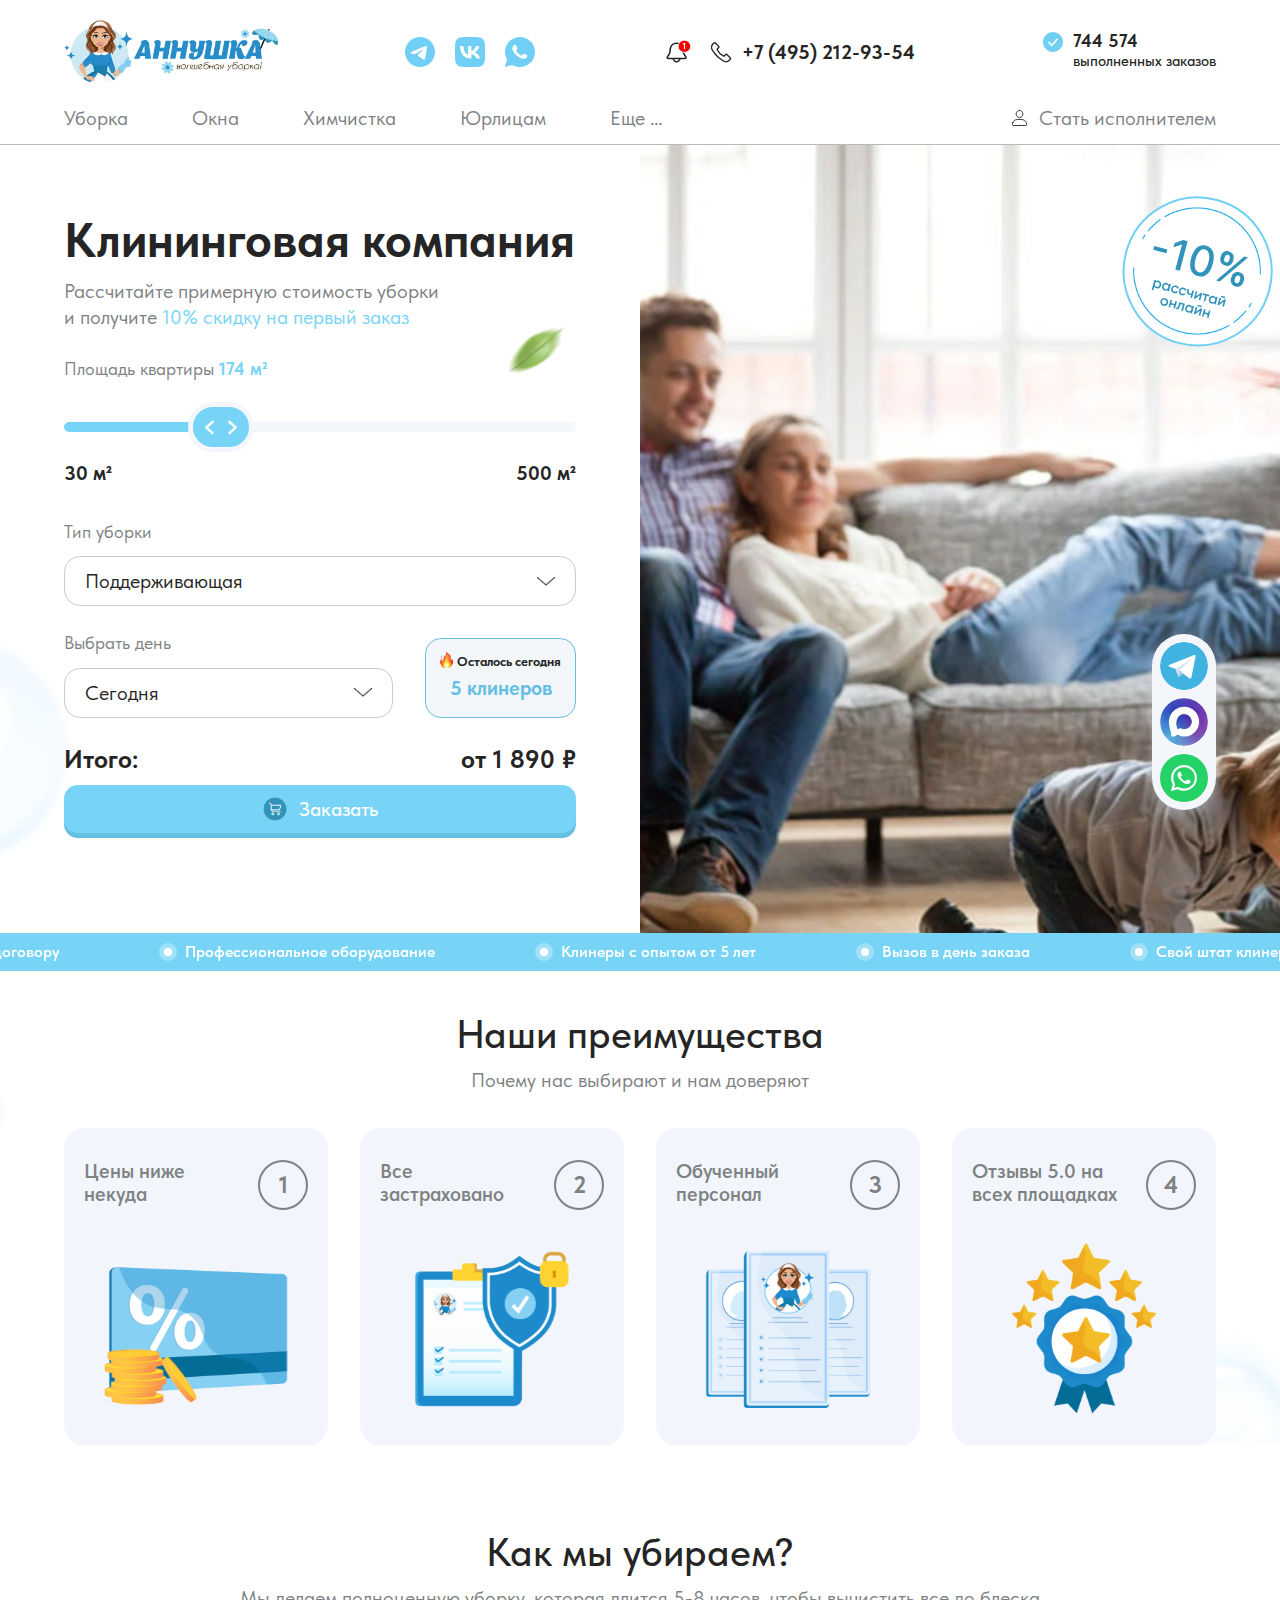
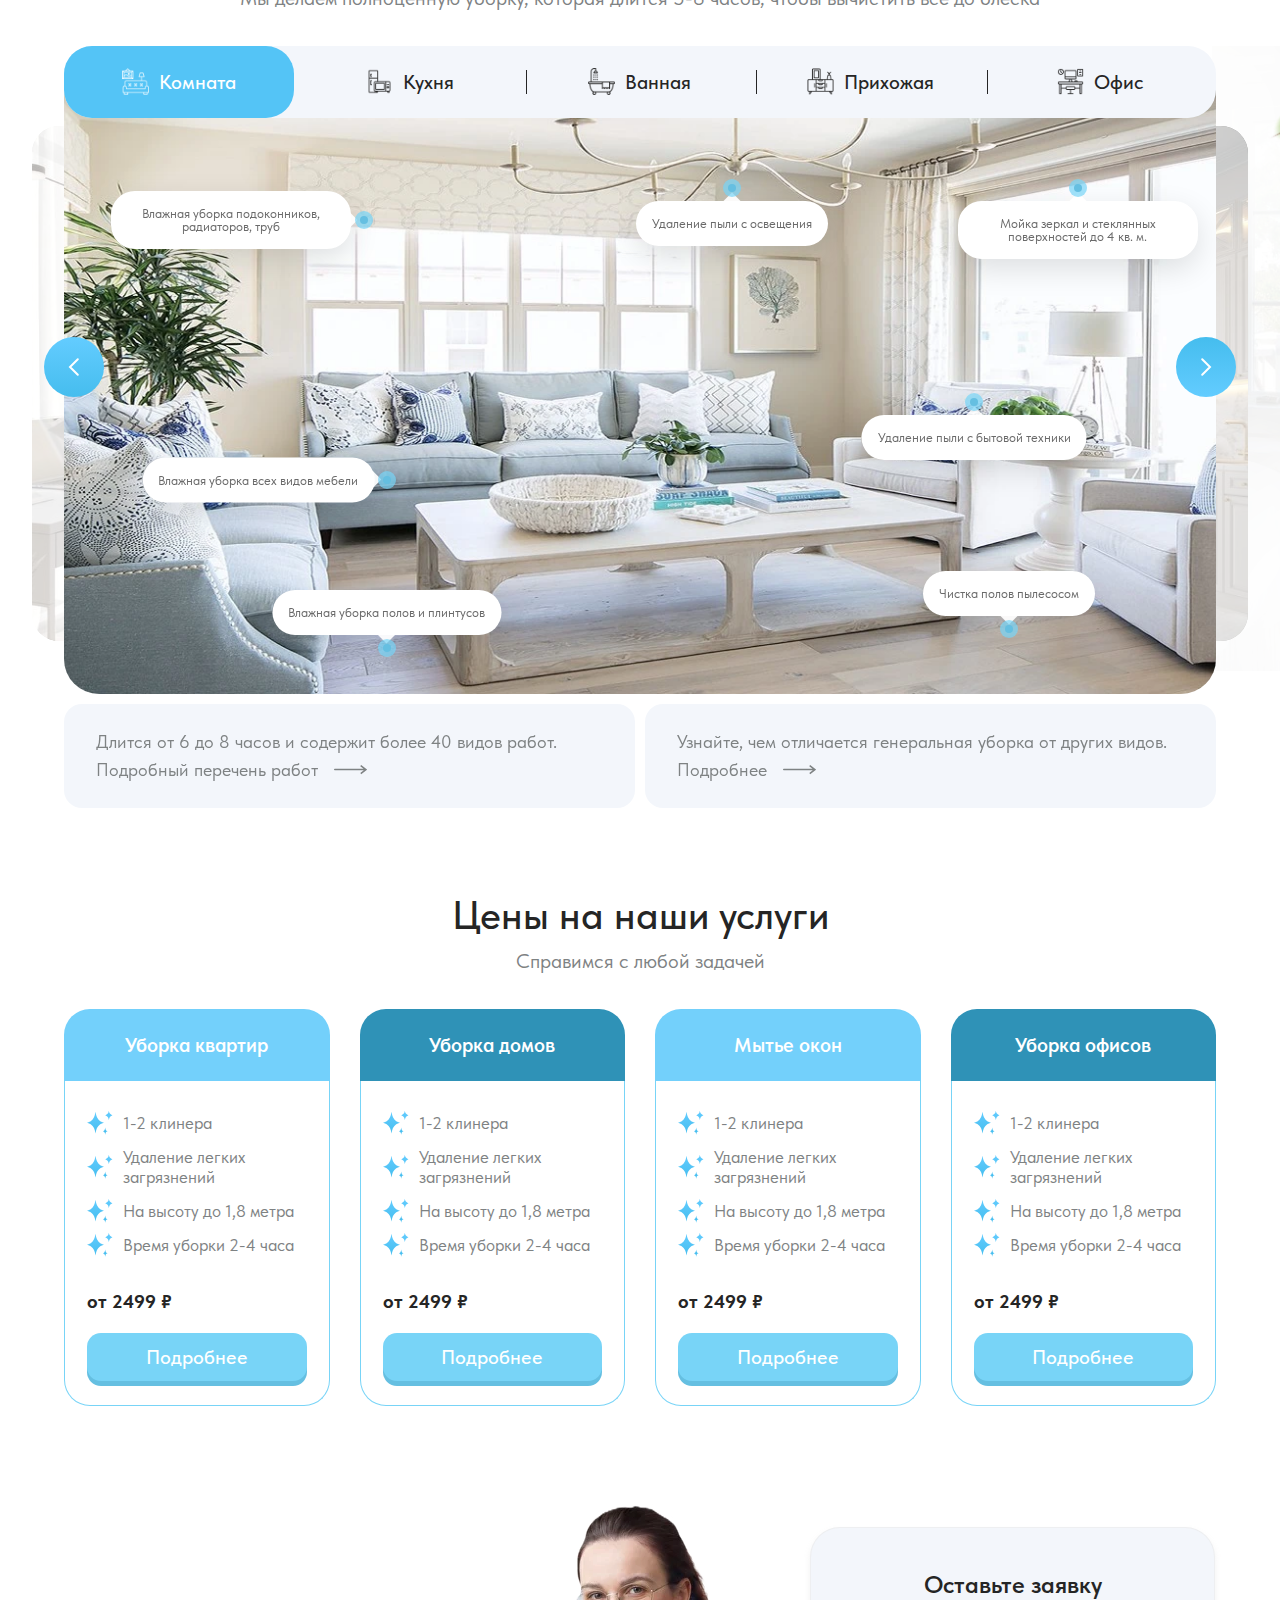
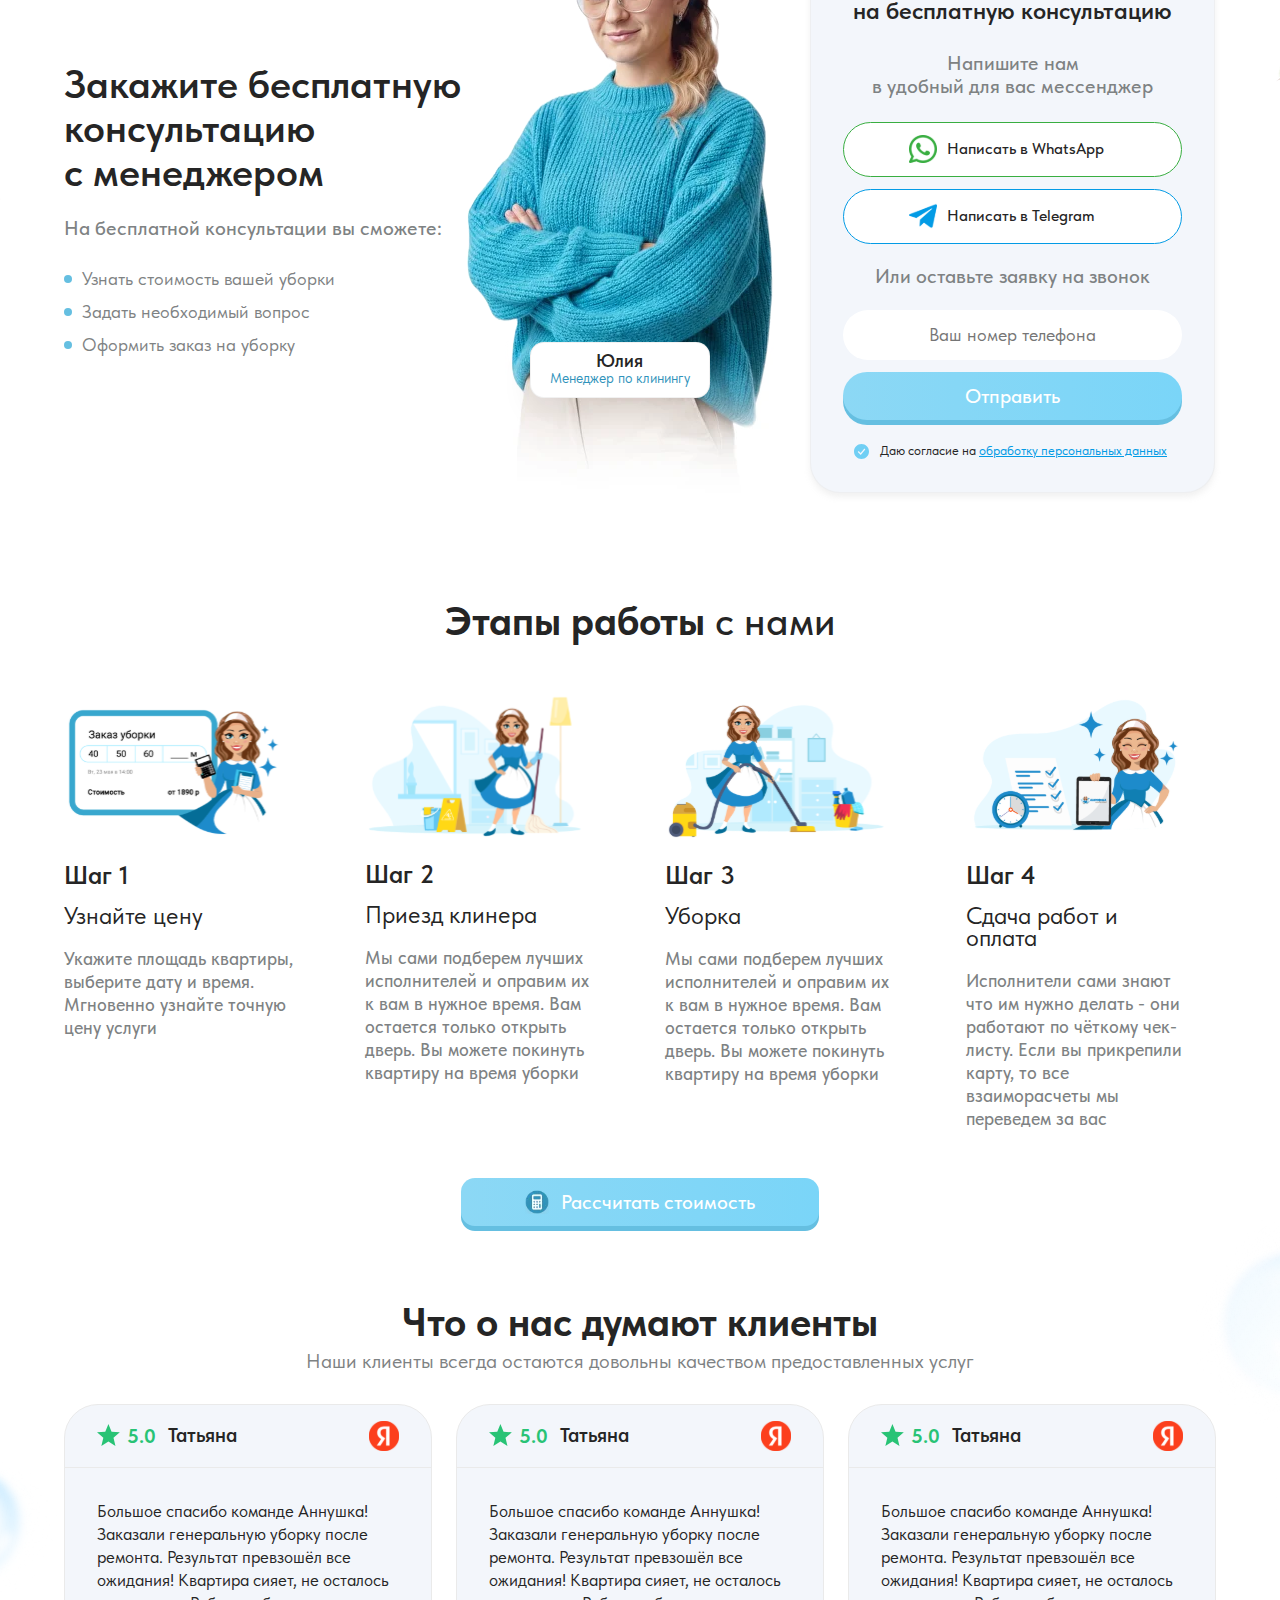
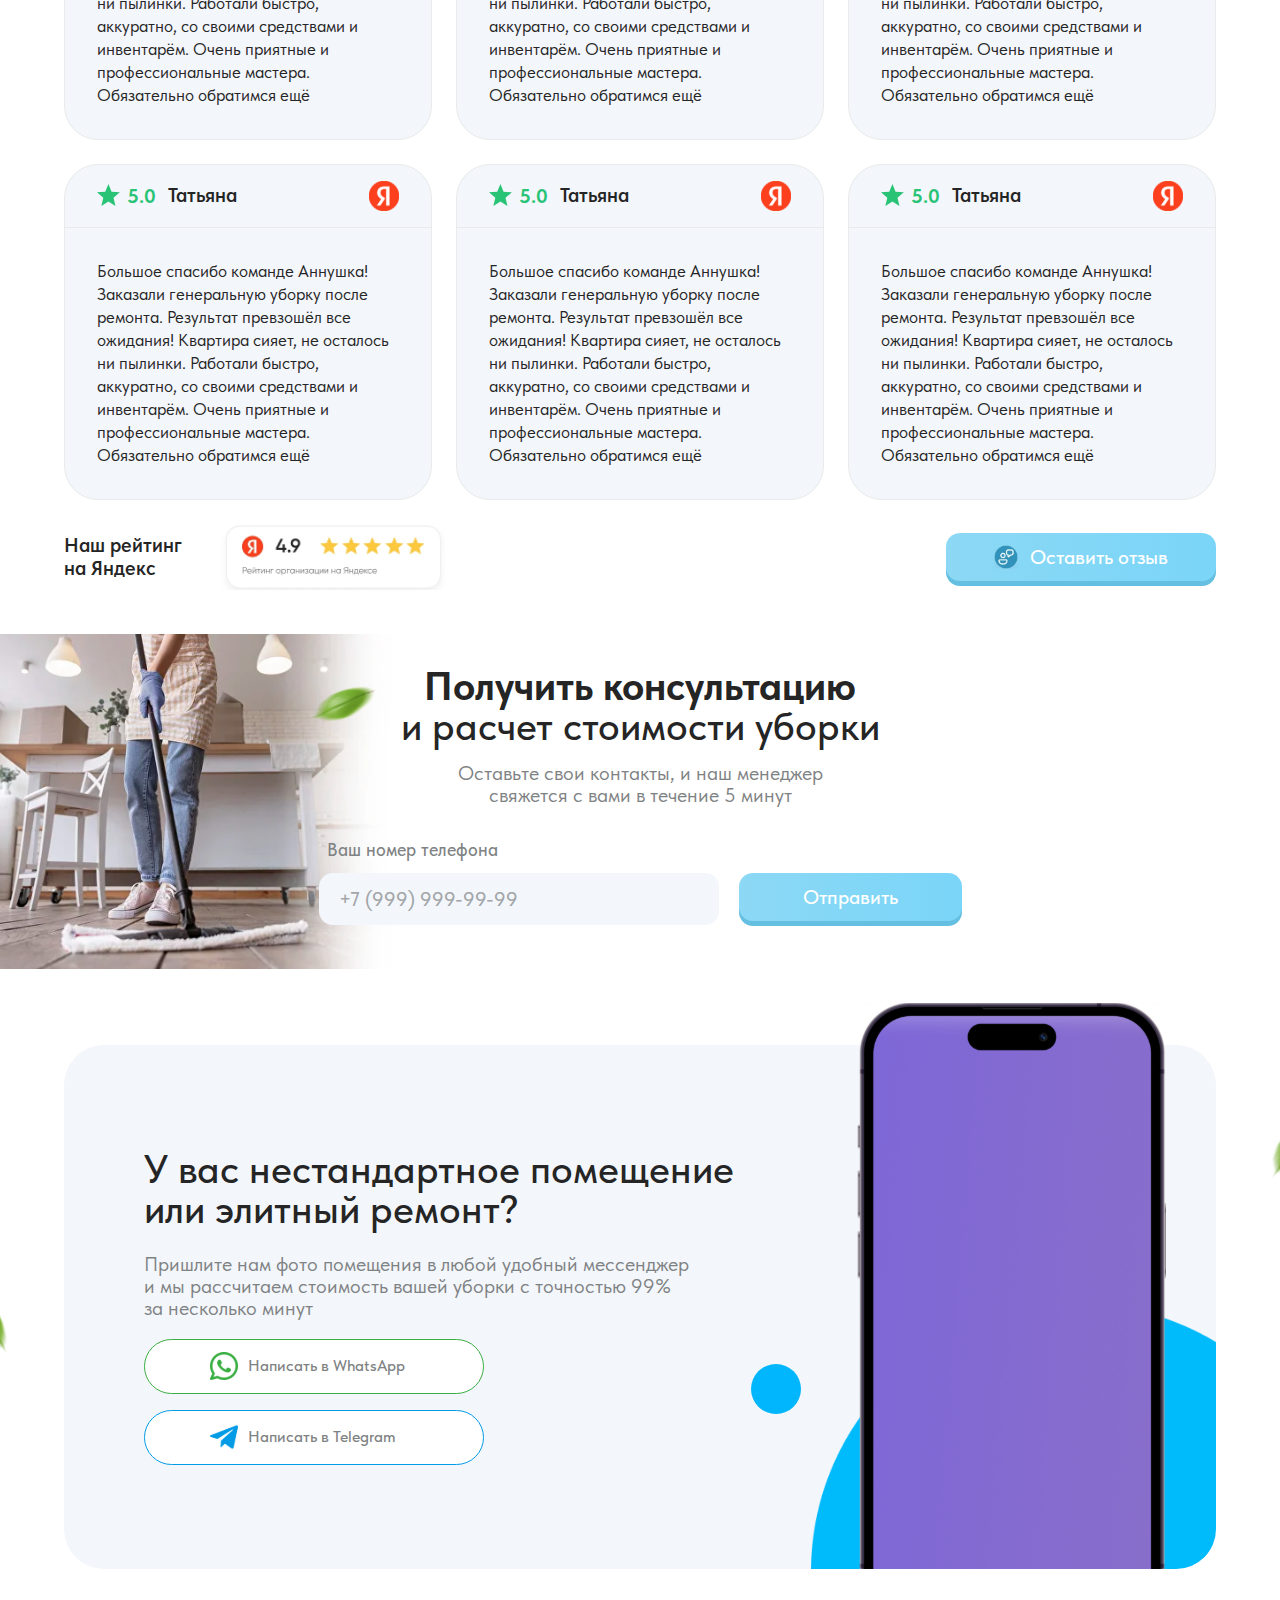
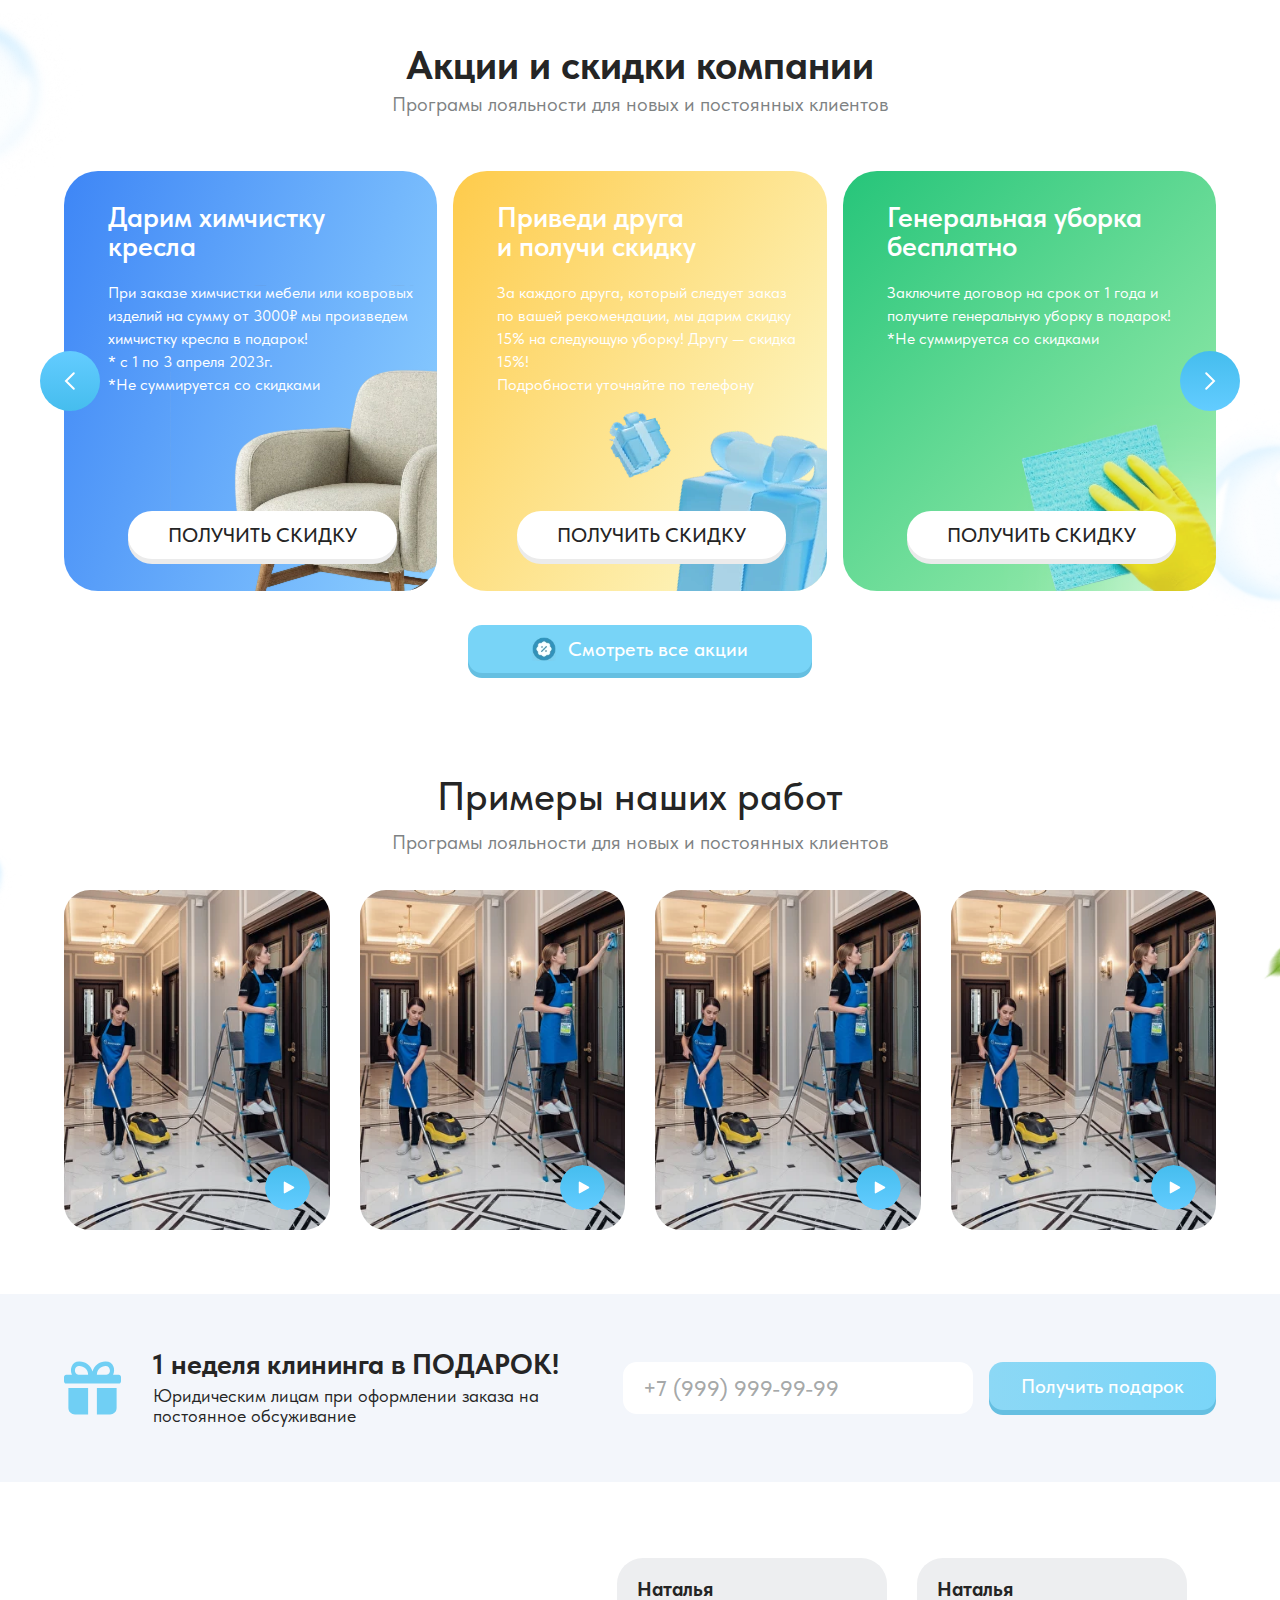
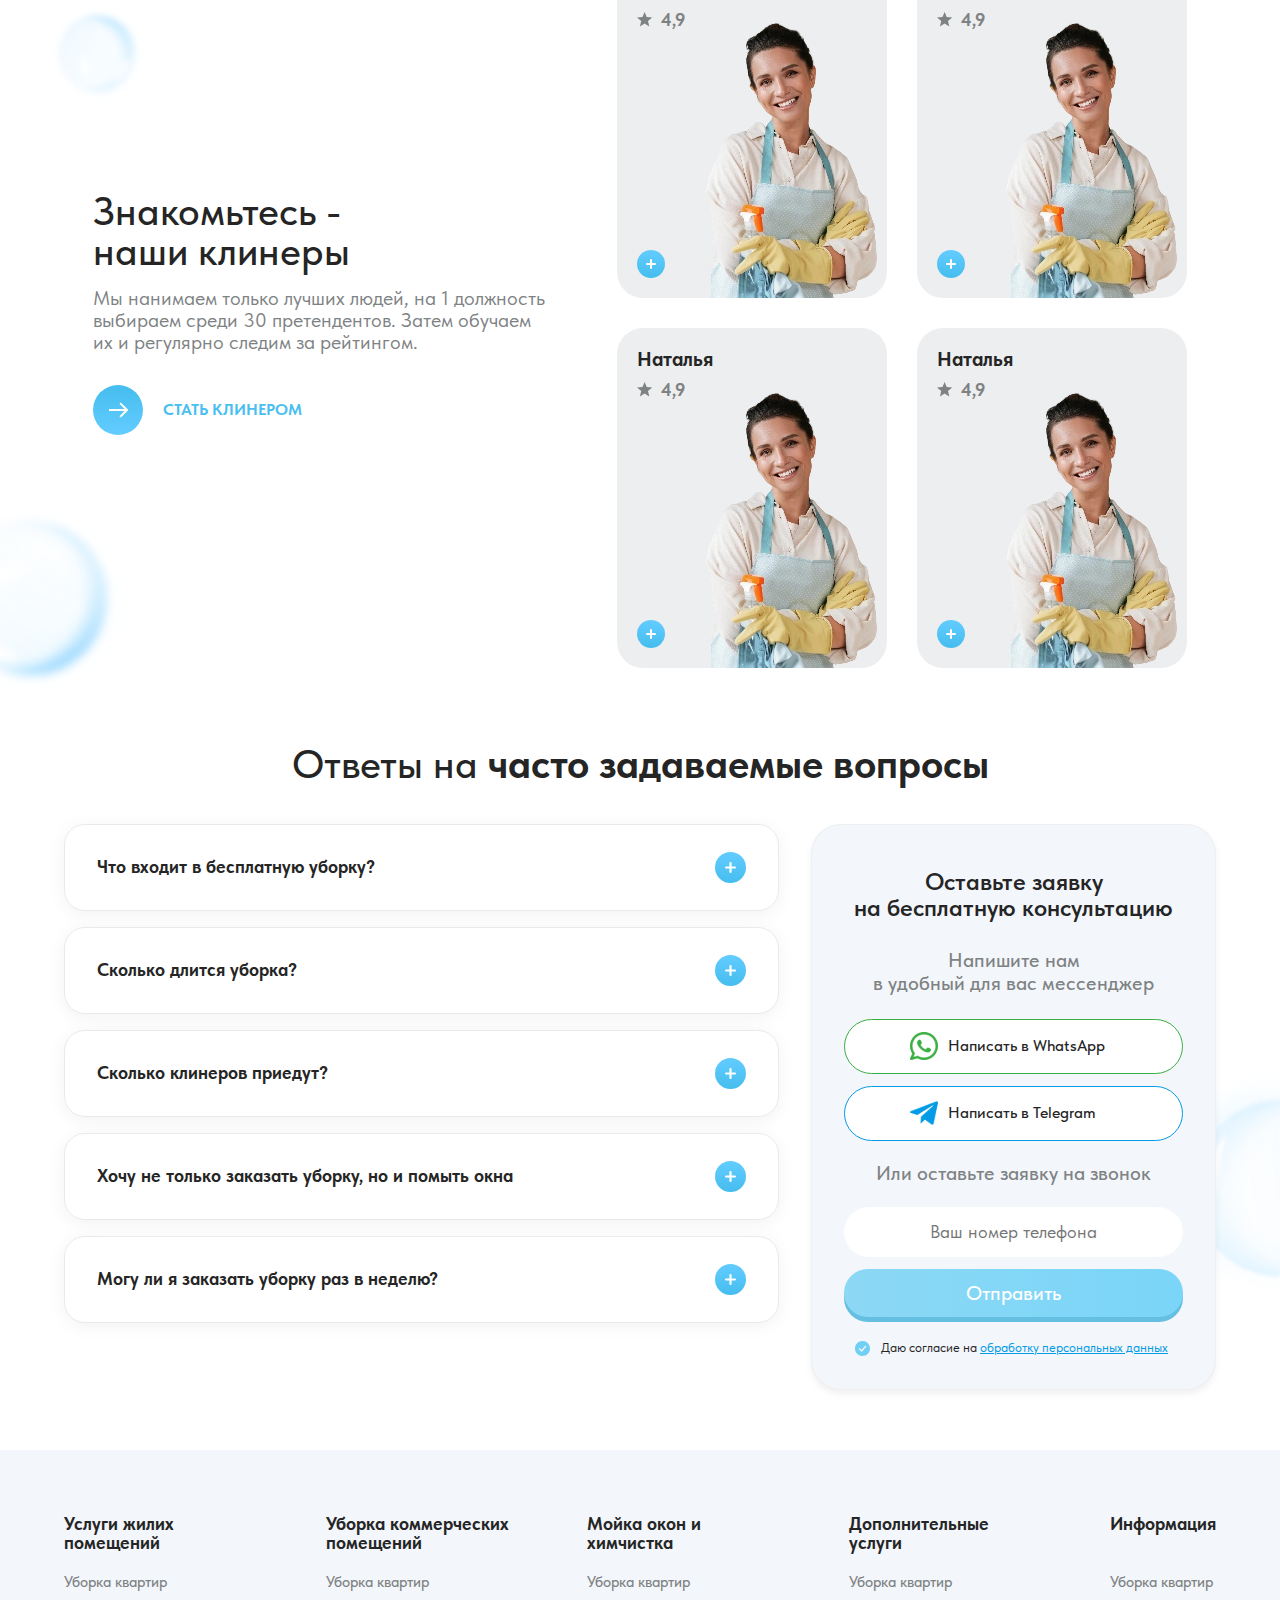
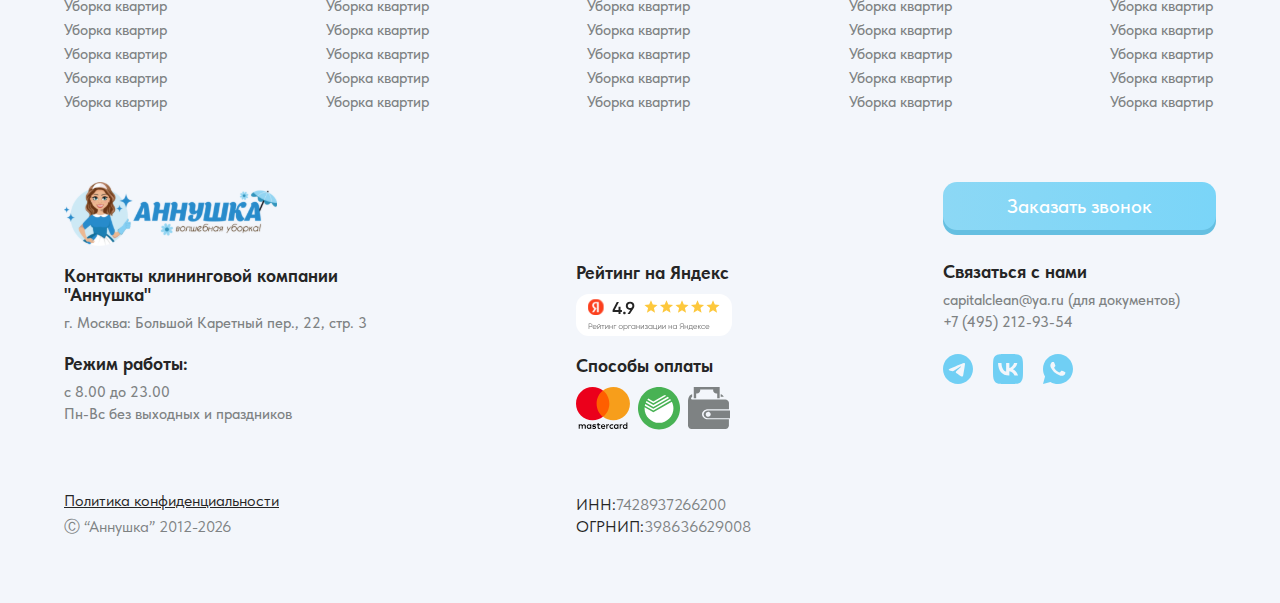
<file: index.html>
<!doctype html>
<html lang="ru">
  <head>
    <meta charset="UTF-8" />
    <meta name="viewport" content="width=device-width, initial-scale=1.0" />
    <meta name="viewport" content="width=device-width, initial-scale=1, viewport-fit=cover">
    <title>Клининговая компания</title>

    <link rel="stylesheet" href="assets/css/reset.css" />
    <link rel="stylesheet" href="assets/css/base.css" />
    <link rel="stylesheet" href="https://cdn.jsdelivr.net/npm/swiper@11/swiper-bundle.min.css"/>
    <link rel="stylesheet" href="assets/css/main.css">
    <link rel="stylesheet" href="assets/css/responsive.css" />

  </head>

  <body>

    <style>
      .order__check:checked + .order__check-ui {
        background: url("assets/img/check.svg") center center no-repeat;
        background-size: cover !important;
        border-color: transparent;
      }
    </style>

   <header class="header">

      <div class="container header__top">
        <!-- left: logo -->
        <a class="brand" href="#">
          <img class="brand__logo" src="assets/img/logo.webp" alt="Аннушка" />
        </a>

        <!-- center: socials -->
        <div class="header__socials" aria-label="Соцсети">
          <a class="ic" href="#" aria-label="Telegram">
            <img src="assets/img/tg-header.svg" alt="tg" />
          </a>
          <a class="ic" href="#" aria-label="VK">
            <img src="assets/img/vk-header.svg" alt="vk" />
          </a>
          <a class="ic" href="#" aria-label="WhatsApp">
            <img src="assets/img/ws-header.svg" alt="ws" />
          </a>
        </div>

        <div class="header__phone_wrapper">
          <button class="bell" aria-label="Уведомления">
            <img src="assets/img/bell-header.svg" alt="bell" />
          </button>
          <a class="header__phone" href="tel:+74952129354">
            <img class="header__phone-ic" src="assets/img/phone-header.svg" alt="phone" />
            <span>+7 (495) 212-93-54</span>
          </a>
        </div>

        <div class="header__done">
          <img class="header__done-ic" src="assets/img/check.svg" alt="check" />
          <div class="header__done-text">
            <div class="header__done-num" id="counter-number-head">1 028 987</div>
            <div class="header__done-sub">выполненных заказов</div>
          </div>
        </div>

        <div class="header-burger">
          <img src="assets/img/menu-burger.svg" alt="burger">
        </div>

      </div>

      <div class="container header__bottom">
        <nav class="nav" aria-label="Главное меню">
          <a class="nav__link" href="#">Уборка</a>
          <a class="nav__link" href="#">Окна</a>
          <a class="nav__link" href="#">Химчистка</a>
          <a class="nav__link" href="#">Юрлицам</a>
          <a class="nav__link" href="#">Еще …</a>
        </nav>

        <a class="become" href="#">
          <img class="become__ic" src="assets/img/user.svg" alt="user" />
          <span>Стать исполнителем</span>
        </a>
      </div>

   

    </header>

      

    <main>

      <div class="mob-menu">
        <div class="header__closeBar">
          <img src="assets/img/close-modal.svg" alt="close">
        </div>
        <div class="mob-menu-wrapper">
          <nav class="nav" aria-label="Главное меню">
            <a class="nav__link" href="#">Уборка</a>
            <a class="nav__link" href="#">Окна</a>
            <a class="nav__link" href="#">Химчистка</a>
            <a class="nav__link" href="#">Юрлицам</a>
            <a class="nav__link" href="#">Еще …</a>
          </nav>
          <div class="header__socials" aria-label="Соцсети">
            <a class="ic" href="#" aria-label="Telegram">
              <img src="assets/img/tg-header.svg" alt="tg" />
            </a>
            <a class="ic" href="#" aria-label="VK">
              <img src="assets/img/vk-header.svg" alt="vk" />
            </a>
            <a class="ic" href="#" aria-label="WhatsApp">
              <img src="assets/img/ws-header.svg" alt="ws" />
            </a>
          </div>
        </div>
      </div>

      <!-- Modal contact -->
      <div class="modal" id="contact-modal" aria-hidden="true">
        <div class="modal__overlay" data-modal-close></div>

        <div class="modal__dialog" role="dialog" aria-modal="true" aria-labelledby="myModalTitle">
          <button class="modal__close" type="button" aria-label="Закрыть" data-modal-close>
            <img src="assets/img/close-modal.svg" alt="close">
          </button>

          <div class="modal-content-wrap">
            <h2>Оформите заявку</h2>
            <form class="modal-form">
              <input class="modal__input" type="text" name="phone" placeholder="Фамилия и имя">
              <input class="modal__input" type="tel" name="tel" placeholder="Номер телефона">
              <input class="modal__input" type="email" name="email" placeholder="Электронная почта">

              <label class="order__consent">
                <input class="order__check" type="checkbox" checked="">
                <span class="order__check-ui" aria-hidden="true"></span>
                <span class="order__consent-text">
                  Даю согласие на <a href="#">обработку персональных данных</a>
                </span>
              </label>
              <button class="btn-def rounded" type="submit"><span>Отправить</span></button>
            </form>
          </div>
        </div>
      </div>

      <div class="fixed-connects">
        <div class="fixed-connects-btn fixed-connects-btn-tg">
          <a href="#">
            <img src="assets/img/tg-round.svg" alt="tg">
          </a>
        </div>
        <div class="fixed-connects-btn fixed-connects-btn-max">
          <a href="#">
            <img src="assets/img/max-round.webp" alt="max">
          </a>
        </div>
        <div class="fixed-connects-btn fixed-connects-btn-wa">
          <a href="#">
            <img src="assets/img/wa-round.svg" alt="wa">
          </a>
        </div>
      </div>
      
      <!--Page filter-->
      <div class="page-filter"></div>

      <!-- FIRST SCREEN -->
      <section class="bannerscreen">
            <div class="container">
                    <div class="first__split">
                    <!-- LEFT --> 
                    <section class="first__left">
                        <img src="assets/img/banner-dec-1.svg" alt="dec" class="banner-dec-1">
                        <img src="assets/img/banner-dec-2.svg" alt="dec" class="banner-dec-2">
                        <div class="first__left-inner">
                        <h1 class="first__title">Клининговая компания</h1>
                        <p class="first__sub">
                            Рассчитайте примерную стоимость уборки<br />
                            и получите <a class="first__link" href="#">10% скидку на первый заказ</a>
                        </p>

                        <div class="calc">
                            <div class="calc__row">
                            <div class="calc__label">Площадь квартиры <span id="m2Val">174 м²</span></div>
                            </div>

                            <div
                            class="banner_select banner_select__slider"
                            id="m2Slider"
                            data-min="30"
                            data-max="500"
                            data-value="174"
                            >
                            <div class="banner_select__track">
                                <div class="banner_select__fill" aria-hidden="true"></div>
                                <button type="button" class="banner_select__thumb" aria-label="Изменить площадь">
                                <span class="banner_select__thumb_inner" aria-hidden="true">
                                    <span class="banner_select__thumb_icon banner_select__thumb_icon--left">
                                    <img src="assets/img/mini-arrow-left.svg" alt="arrow">
                                    </span>
                                    <span class="banner_select__thumb_icon banner_select__thumb_icon--right">
                                    <img src="assets/img/mini-arrow-left.svg" alt="arrow">
                                    </span>
                                </span>
                                </button>
                            </div>

                            <div class="banner_select__minmax">
                                <span class="banner_select__min">30 м²</span>
                                <span class="banner_select__max">500 м²</span>
                            </div>
                            </div>

                            <label class="field">
                            <span class="field__label">Тип уборки</span>
                            <div class="custom-select" data-select>
                                <select class="custom-select__native">
                                <option value="support">Поддерживающая</option>
                                <option value="general">Генеральная</option>
                                <option value="after">После ремонта</option>
                                </select>

                                <div class="custom-select__trigger">
                                <span class="custom-select__value"></span>
                                <div class="arrow">
                                    <img src="assets/img/select-arrow.webp" alt="arrow">
                                </div>
                                </div>

                                <div class="custom-options"></div>
                            </div>
                            </label>

                            <div class="calc__grid">
                            <label class="field">
                                <span class="field__label">Выбрать день</span>
                                <div class="custom-select" data-select>
                                <select class="custom-select__native">
                                    <option value="today">Сегодня</option>
                                    <option value="tomorrow">Завтра</option>
                                    <option value="2days">Через 2 дня</option>
                                </select>

                                <div class="custom-select__trigger">
                                    <span class="custom-select__value"></span>
                                    <div class="arrow">
                                    <img src="assets/img/select-arrow.webp" alt="arrow">
                                    </div>
                                </div>

                                <div class="custom-options"></div>
                                </div>
                            </label>

                            <div class="badge">
                                <div class="badge__top">
                                <img src="assets/img/fire.webp" alt="fire" class="badge__fire"> 
                                <span>Осталось сегодня</span>
                                </div>
                                <div class="badge__bottom">5 клинеров</div>
                            </div>
                            </div>

                            <div class="calc__total">
                            <div class="calc__total-left">Итого:</div>
                            <div class="calc__total-right">от 1 890 ₽</div>
                            </div>

                            <button class="btn-def banner-btn" type="button" data-modal-open="contact-modal">
                            <img class="btn__ic" src="assets/img/cart.webp" alt="cart" />
                            <span>Заказать</span>
                            </button>
                        </div>
                        </div>
                    </section>

                    <!-- RIGHT -->
                    <section class="first__right" aria-label="Фото">
                        <div class="hero-img" style="background: url('assets/img/banner-bg.webp') center/cover no-repeat;">
                        <!-- stamp -->
                        <div class="stamp">
                            <img src="assets/img/banner-sale.svg" alt="sale">
                        </div>
                        </div>
                    </section>
                    </div>
            </div>
      </section>

      <!-- bottom features bar -->
      <div class="features">
        <div class="features__track">
          <div class="features__content">
            <div class="features__item">Гарантия по договору</div>
            <div class="features__dot"></div>
            <div class="features__item">Профессиональное оборудование</div>
            <div class="features__dot"></div>
            <div class="features__item">Клинеры с опытом от 5 лет</div>
            <div class="features__dot"></div>
            <div class="features__item">Вызов в день заказа</div>
            <div class="features__dot"></div>
            <div class="features__item">Свой штат клинеров</div>
            <div class="features__dot"></div>
          </div>
        </div>
      </div>

      <!-- ADVANTAGES -->
      <section class="advantages section">
        <div class="container">

          <div class="section-head">
            <h2 class="h2 center">Наши преимущества</h2>
            <p class="sub center">Почему нас выбирают и нам доверяют</p>
          </div>

          <div class="advantages-items">
            <img src="assets/img/adv-dec-1.svg" alt="dec" class="adv-dec-1">
            <img src="assets/img/adv-dec-2.webp" alt="dec" class="adv-dec-2">
            <article class="card">
              <div class="card-title-wrap">
                <h3 class="card__title">Цены ниже некуда</h3>
                <div class="advantages-num">1</div>
              </div>
              <img src="assets/img/adv-1.svg" alt="adv-img" class="adv__img">
            </article>
            <article class="card">
              <div class="card-title-wrap">
                <h3 class="card__title">Все застраховано</h3>
                <div class="advantages-num">2</div>
              </div>
              <img src="assets/img/adv-2.svg" alt="adv-img" class="adv__img">
            </article>
            <article class="card">
              <div class="card-title-wrap">
                <h3 class="card__title">Обученный персонал</h3>
                <div class="advantages-num">3</div>
              </div>
              <img src="assets/img/adv-3.svg" alt="adv-img" class="adv__img">
            </article>
            <article class="card">
              <div class="card-title-wrap">
                <h3 class="card__title">Отзывы 5.0 на всех площадках</h3>
                <div class="advantages-num">4</div>
              </div>
              <img src="assets/img/adv-4.svg" alt="adv-img" class="adv__img">
            </article>
          </div>
        </div>
      </section>

      <!-- HowTo -->
      <section class="howto section">

        <div class="container">
          <div class="section-head">
            <h2 class="h2 center">Как мы убираем?</h2>
            <p class="sub center">Мы делаем полноценную уборку, которая длится 5-8 часов, чтобы вычистить все до блеска</p>
          </div>

          <div class="howto-swiper-block">
              <img src="assets/img/howto-dec-bg1.svg" alt="dec" class="howto-dec-bg1">
              <img src="assets/img/howto-dec-bg2.svg" alt="dec" class="howto-dec-bg2">
              <img src="assets/img/howto-dec-1.svg" alt="dec" class="howto-dec-1">
              <img src="assets/img/howto-dec-2.svg" alt="dec" class="howto-dec-2">
              <img src="assets/img/howto-bg-dec.svg" alt="dec" class="howto-bg-dec">
              <img src="assets/img/howto-bg-dec-2.svg" alt="dec" class="howto-bg-dec-2">


            <div class="howto__tabs" id="howtoTabs">
              <button class="howto__tab is-active" type="button" data-slide="0">
                <img src="assets/img/howto1-black.webp" alt="howtoicon" class="howto__tabicon">
                <img src="assets/img/howto1-white.webp" alt="howtoicon" class="howto__tabicon-active">
                <span class="howto__tabtext">Комната</span>
              </button>
              <button class="howto__tab" type="button" data-slide="1">
                <img src="assets/img/howto2-black.webp" alt="howtoicon" class="howto__tabicon">
                <img src="assets/img/howto2-white.webp" alt="howtoicon" class="howto__tabicon-active">
                <span class="howto__tabtext">Кухня</span>
              </button>
              <button class="howto__tab" type="button" data-slide="2">
                <img src="assets/img/howto3-black.webp" alt="howtoicon" class="howto__tabicon">
                <img src="assets/img/howto3-white.webp" alt="howtoicon" class="howto__tabicon-active">
                <span class="howto__tabtext">Ванная</span>
              </button>
              <button class="howto__tab" type="button" data-slide="3">
                <img src="assets/img/howto4-black.webp" alt="howtoicon" class="howto__tabicon">
                <img src="assets/img/howto4-white.webp" alt="howtoicon" class="howto__tabicon-active">
                <span class="howto__tabtext">Прихожая</span>
              </button>
              <button class="howto__tab" type="button" data-slide="4">
                <img src="assets/img/howto5-black.webp" alt="howtoicon" class="howto__tabicon">
                <img src="assets/img/howto5-white.webp" alt="howtoicon" class="howto__tabicon-active">
                <span class="howto__tabtext">Офис</span>
              </button>
            </div>

            <div class="howtoslider__nav">
              <button class="howtoslider__prev swiper-prev-buton" type="button" aria-label="Назад">
                <img src="assets/img/swiper-prev.svg" alt="prev">
              </button>
              <button class="howtoslider__next swiper-next-buton" type="button" aria-label="Вперёд">
                <img src="assets/img/swiper-next.svg" alt="next">
              </button>
            </div>

            <div class="howtoslider swiper js-howtoslider">


              <div class="swiper-wrapper">

                <!-- Slide 1 -->
                <div class="swiper-slide">
                  
                  <div class="howtoslider__slide">
                    <img class="howtoslider__img" src="assets/img/howto-slide1.webp" alt="Комната">

                      <div class="howtoslider__hotspot right" style="--x: 26%; --y: 27%;"> 
                        <span class="howtoslider__dot" aria-hidden="true"></span> 
                        <div class="howtoslider__bubble">Влажная уборка подоконников, радиаторов, труб</div>
                      </div> 
                      <div class="howtoslider__hotspot bottom" style="--x: 58%; --y: 22%;"> 
                        <span class="howtoslider__dot" aria-hidden="true"></span>
                        <div class="howtoslider__bubble">Удаление пыли с освещения</div> 
                      </div> 
                      <div class="howtoslider__hotspot bottom" style="--x: 88%; --y: 22%;"> 
                        <span class="howtoslider__dot" aria-hidden="true"></span> 
                        <div class="howtoslider__bubble">Мойка зеркал и стеклянных поверхностей до 4 кв. м.</div> 
                      </div> 
                      <div class="howtoslider__hotspot bottom" style="--x: 79%; --y: 55%;">
                        <span class="howtoslider__dot" aria-hidden="true"></span> 
                        <div class="howtoslider__bubble">Удаление пыли с бытовой техники</div>
                      </div>
                      <div class="howtoslider__hotspot right" style="--x: 28%; --y: 67%;">
                        <span class="howtoslider__dot" aria-hidden="true"></span>
                        <div class="howtoslider__bubble">Влажная уборка всех видов мебели</div> 
                      </div> 
                      <div class="howtoslider__hotspot" style="--x: 28%; --y: 93%;"> 
                        <span class="howtoslider__dot" aria-hidden="true"></span> 
                        <div class="howtoslider__bubble">Влажная уборка полов и плинтусов</div> 
                      </div>
                      <div class="howtoslider__hotspot" style="--x: 82%; --y: 90%;">
                        <span class="howtoslider__dot" aria-hidden="true"></span>
                        <div class="howtoslider__bubble">Чистка полов пылесосом</div> 
                      </div>
                  </div>


                  <div class="howto__cards">
                    <a class="howto__card" href="#">
                      <div class="howto__cardtext">Длится от 6 до 8 часов и содержит более 40 видов работ.</div>
                      <div class="howto__cardlink"><span>Подробный перечень работ</span><img src="assets/img/vector-r.svg" alt="vector"></div>
                    </a>
                    <a class="howto__card" href="#">
                      <div class="howto__cardtext">Узнайте, чем отличается генеральная уборка от других видов.</div>
                      <div class="howto__cardlink"><span>Подробнее</span><img src="assets/img/vector-r.svg" alt="vector"></div>
                    </a>
                  </div>
                </div>

                <!-- Slide 2 -->
                <div class="swiper-slide">
                  <div class="howtoslider__slide">
                    <img class="howtoslider__img" src="assets/img/howto-slide1.webp" alt="Кухня">
                    <div class="howtoslider__hotspot right" style="--x: 26%; --y: 27%;"> 
                        <span class="howtoslider__dot" aria-hidden="true"></span> 
                        <div class="howtoslider__bubble">Влажная уборка подоконников, радиаторов, труб</div>
                      </div> 
                      <div class="howtoslider__hotspot bottom" style="--x: 58%; --y: 22%;"> 
                        <span class="howtoslider__dot" aria-hidden="true"></span>
                        <div class="howtoslider__bubble">Удаление пыли с освещения</div> 
                      </div> 
                      <div class="howtoslider__hotspot bottom" style="--x: 88%; --y: 22%;"> 
                        <span class="howtoslider__dot" aria-hidden="true"></span> 
                        <div class="howtoslider__bubble">Мойка зеркал и стеклянных поверхностей до 4 кв. м.</div> 
                      </div> 
                      <div class="howtoslider__hotspot bottom" style="--x: 79%; --y: 55%;">
                        <span class="howtoslider__dot" aria-hidden="true"></span> 
                        <div class="howtoslider__bubble">Удаление пыли с бытовой техники</div>
                      </div>
                      <div class="howtoslider__hotspot right" style="--x: 28%; --y: 67%;">
                        <span class="howtoslider__dot" aria-hidden="true"></span>
                        <div class="howtoslider__bubble">Влажная уборка всех видов мебели</div> 
                      </div> 
                      <div class="howtoslider__hotspot" style="--x: 28%; --y: 93%;"> 
                        <span class="howtoslider__dot" aria-hidden="true"></span> 
                        <div class="howtoslider__bubble">Влажная уборка полов и плинтусов</div> 
                      </div>
                      <div class="howtoslider__hotspot" style="--x: 82%; --y: 90%;">
                        <span class="howtoslider__dot" aria-hidden="true"></span>
                        <div class="howtoslider__bubble">Чистка полов пылесосом</div> 
                      </div>
                  </div>

                  <div class="howto__cards">
                    <a class="howto__card" href="#">
                      <div class="howto__cardtext">Длится от 6 до 8 часов и содержит более 40 видов работ.</div>
                      <div class="howto__cardlink"><span>Подробный перечень работ</span><img src="assets/img/vector-r.svg" alt="vector"></div>
                    </a>
                    <a class="howto__card" href="#">
                      <div class="howto__cardtext">Узнайте, чем отличается генеральная уборка от других видов.</div>
                      <div class="howto__cardlink"><span>Подробнее</span><img src="assets/img/vector-r.svg" alt="vector"></div>
                    </a>
                  </div>
                </div>

                <!-- Slide 3 -->
                <div class="swiper-slide">
                  <div class="howtoslider__slide">
                    <img class="howtoslider__img" src="assets/img/howto-slide1.webp" alt="Ванная">
                    <div class="howtoslider__hotspot right" style="--x: 26%; --y: 27%;"> 
                        <span class="howtoslider__dot" aria-hidden="true"></span> 
                        <div class="howtoslider__bubble">Влажная уборка подоконников, радиаторов, труб</div>
                      </div> 
                      <div class="howtoslider__hotspot bottom" style="--x: 58%; --y: 22%;"> 
                        <span class="howtoslider__dot" aria-hidden="true"></span>
                        <div class="howtoslider__bubble">Удаление пыли с освещения</div> 
                      </div> 
                      <div class="howtoslider__hotspot bottom" style="--x: 88%; --y: 22%;"> 
                        <span class="howtoslider__dot" aria-hidden="true"></span> 
                        <div class="howtoslider__bubble">Мойка зеркал и стеклянных поверхностей до 4 кв. м.</div> 
                      </div> 
                      <div class="howtoslider__hotspot bottom" style="--x: 79%; --y: 55%;">
                        <span class="howtoslider__dot" aria-hidden="true"></span> 
                        <div class="howtoslider__bubble">Удаление пыли с бытовой техники</div>
                      </div>
                      <div class="howtoslider__hotspot right" style="--x: 28%; --y: 67%;">
                        <span class="howtoslider__dot" aria-hidden="true"></span>
                        <div class="howtoslider__bubble">Влажная уборка всех видов мебели</div> 
                      </div> 
                      <div class="howtoslider__hotspot" style="--x: 28%; --y: 93%;"> 
                        <span class="howtoslider__dot" aria-hidden="true"></span> 
                        <div class="howtoslider__bubble">Влажная уборка полов и плинтусов</div> 
                      </div>
                      <div class="howtoslider__hotspot" style="--x: 82%; --y: 90%;">
                        <span class="howtoslider__dot" aria-hidden="true"></span>
                        <div class="howtoslider__bubble">Чистка полов пылесосом</div> 
                      </div>
                  </div>

                  <div class="howto__cards">
                    <a class="howto__card" href="#">
                      <div class="howto__cardtext">Длится от 6 до 8 часов и содержит более 40 видов работ.</div>
                      <div class="howto__cardlink"><span>Подробный перечень работ</span><img src="assets/img/vector-r.svg" alt="vector"></div>
                    </a>
                    <a class="howto__card" href="#">
                      <div class="howto__cardtext">Узнайте, чем отличается генеральная уборка от других видов.</div>
                      <div class="howto__cardlink"><span>Подробнее</span><img src="assets/img/vector-r.svg" alt="vector"></div>
                    </a>
                  </div>
                </div>

                <!-- Slide 4 -->
                <div class="swiper-slide">
                  <div class="howtoslider__slide">
                    <img class="howtoslider__img" src="assets/img/howto-slide1.webp" alt="Прихожая">
                  </div>

                  <div class="howto__cards">
                    <a class="howto__card" href="#">
                      <div class="howto__cardtext">Длится от 6 до 8 часов и содержит более 40 видов работ.</div>
                      <div class="howto__cardlink"><span>Подробный перечень работ</span><img src="assets/img/vector-r.svg" alt="vector"></div>
                    </a>
                    <a class="howto__card" href="#">
                      <div class="howto__cardtext">Узнайте, чем отличается генеральная уборка от других видов.</div>
                      <div class="howto__cardlink"><span>Подробнее</span><img src="assets/img/vector-r.svg" alt="vector"></div>
                    </a>
                  </div>
                </div>

                <!-- Slide 5 -->
                <div class="swiper-slide">
                  <div class="howtoslider__slide">
                    <img class="howtoslider__img" src="assets/img/howto-slide1.webp" alt="Офис">
                  </div>

                  <div class="howto__cards">
                    <a class="howto__card" href="#">
                      <div class="howto__cardtext">Длится от 6 до 8 часов и содержит более 40 видов работ.</div>
                      <div class="howto__cardlink"><span>Подробный перечень работ</span><img src="assets/img/vector-r.svg" alt="vector"></div>
                    </a>
                    <a class="howto__card" href="#">
                      <div class="howto__cardtext">Узнайте, чем отличается генеральная уборка от других видов.</div>
                      <div class="howto__cardlink"><span>Подробнее</span><img src="assets/img/vector-r.svg" alt="vector"></div>
                    </a>
                  </div>
                </div>

              </div>
            </div>

          </div>

        </div>
      </section>

      <!-- PRICING -->
      <section class="pricing section">
        <style>
          .pricing-item__list li::before {
            content: "";
            position: absolute;
            left: 0;
            top: 50%;
            transform: translateY(-50%);
            width: 26px;
            height: 25px;
            background: url("assets/img/stars-icon.svg") no-repeat center;
            background-size: contain;
          }
        </style>
        <div class="container">
          <div class="section-head">
            <h2 class="h2 center">Цены на наши услуги</h2>
            <p class="sub center">Справимся с любой задачей</p>
          </div>

          <div class="pricing-items">

            <div class="pricing-item pricing-item--light">
              <div class="pricing-item__head">Уборка квартир</div>

              <div class="pricing-item__body">
                <ul class="pricing-item__list">
                  <li>1-2 клинера</li>
                  <li>Удаление легких загрязнений</li>
                  <li>На высоту до 1,8 метра</li>
                  <li>Время уборки 2-4 часа</li>
                </ul>

                <div class="pricing-item__price">
                  от 2499 ₽
                </div>

                <a href="#" class="btn-def pricing-item__btn"><span>Подробнее</span></a>
              </div>
            </div>

            <div class="pricing-item pricing-item--dark">
              <div class="pricing-item__head">Уборка домов</div>

              <div class="pricing-item__body">
                <ul class="pricing-item__list">
                  <li>1-2 клинера</li>
                  <li>Удаление легких загрязнений</li>
                  <li>На высоту до 1,8 метра</li>
                  <li>Время уборки 2-4 часа</li>
                </ul>

                <div class="pricing-item__price">
                  от 2499 ₽
                </div>

                <a href="#" class="btn-def pricing-item__btn"><span>Подробнее</span></a>
              </div>
            </div>

            <div class="pricing-item pricing-item--light">
              <div class="pricing-item__head">Мытье окон</div>

              <div class="pricing-item__body">
                <ul class="pricing-item__list">
                  <li>1-2 клинера</li>
                  <li>Удаление легких загрязнений</li>
                  <li>На высоту до 1,8 метра</li>
                  <li>Время уборки 2-4 часа</li>
                </ul>

                <div class="pricing-item__price">
                  от 2499 ₽
                </div>

                <a href="#" class="btn-def pricing-item__btn"><span>Подробнее</span></a>
              </div>
            </div>

            <div class="pricing-item pricing-item--dark">
              <div class="pricing-item__head">Уборка офисов</div>

              <div class="pricing-item__body">
                <ul class="pricing-item__list">
                  <li>1-2 клинера</li>
                  <li>Удаление легких загрязнений</li>
                  <li>На высоту до 1,8 метра</li>
                  <li>Время уборки 2-4 часа</li>
                </ul>

                <div class="pricing-item__price">
                  от 2499 ₽
                </div>

                <a href="#" class="btn-def pricing-item__btn"><span>Подробнее</span></a>
              </div>
            </div>

          </div>
         
        </div>
      </section>

      <!-- Order -->
      <section class="order">
        <div class="order__inner container">
          <img src="assets/img/order-dec-1.webp" alt="order-dec" class="order-dec-1">
          <img src="assets/img/order-dec-2.webp" alt="order-dec" class="order-dec-2">
          <!-- Left -->
          <div class="order__left">
            <h2 class="order__title">
              Закажите бесплатную<br />
              консультацию<br />
              с менеджером
            </h2>

            <p class="order__subtitle">На бесплатной консультации вы сможете:</p>

            <ul class="order__list">
              <li class="order__item">Узнать стоимость вашей уборки</li>
              <li class="order__item">Задать необходимый вопрос</li>
              <li class="order__item">Оформить заказ на уборку</li>
            </ul>
          </div>

          <!-- Middle (image) -->
          <div class="order__media" aria-hidden="true">
            <img class="order__img" src="assets/img/manager.webp" alt="Менеджер" />

            <div class="order__badge">
              <div class="order__badge-name">Юлия</div>
              <div class="order__badge-role">Менеджер по клинингу</div>
            </div>
          </div>

          <!-- Right (card) -->
          <div class="order__card">
            <h3 class="order__card-title">
              Оставьте заявку<br />
              на бесплатную консультацию
            </h3>

            <p class="order__card-subtitle">
              Напишите нам<br />
              в удобный для вас мессенджер
            </p>

            <div class="order__actions">
              <a class="order__btn order__btn--wa" href="#" role="button">
                <span class="order__btn-ic" aria-hidden="true">
                  <!-- WhatsApp icon -->
                  <img src="assets/img/wa.svg" alt="wa">
                </span>
                <span class="order__btn-txt">Написать в WhatsApp</span>
              </a>

              <a class="order__btn order__btn--tg" href="#" role="button">
                <span class="order__btn-ic" aria-hidden="true">
                  <!-- Telegram icon -->
                  <img src="assets/img/tg.svg" alt="tg">
                </span>
                <span class="order__btn-txt">Написать в Telegram</span>
              </a>
            </div>

            <div class="order__divider">Или оставьте заявку на звонок</div>

            <form class="order__form" action="#" method="post">
              <label class="order__field">
                <span class="order__sr">Ваш номер телефона</span>
                <input class="order__input" type="tel" name="phone" placeholder="Ваш номер телефона" />
              </label>

              <button class="btn-def rounded" type="submit"><span>Отправить</span></button>

              <label class="order__consent">
                <input class="order__check" type="checkbox" checked />
                <span class="order__check-ui" aria-hidden="true"></span>
                <span class="order__consent-text">
                  Даю согласие на <a href="#">обработку персональных данных</a>
                </span>
              </label>
            </form>
          </div>
        </div>
      </section>

      <!-- Etaps -->
      <section class="etaps section">
        <div class="container">
          <div class="section-head-2">
            <h2 class="h2 center"><span>Этапы работы</span> с нами</h2>
          </div>
          <div class="etaps-items">
            <img src="assets/img/etaps-dec-1.webp" alt="etaps-dec" class="etaps-dec-1">
            <div class="etap-item">
              <img src="assets/img/etap1.svg" alt="etap">
              <div class="etap-item-title">Шаг 1</div>
              <div class="etap-item-subtitle">Узнайте цену</div>
              <div class="etap-item-text">
                Укажите площадь квартиры, выберите дату и время. Мгновенно узнайте точную цену услуги
              </div>
            </div>
            <div class="etap-item">
              <img src="assets/img/etap2.svg" alt="etap">
              <div class="etap-item-title">Шаг 2</div>
              <div class="etap-item-subtitle">Приезд клинера</div>
              <div class="etap-item-text">
                Мы сами подберем лучших исполнителей и оправим их к вам в нужное время. Вам остается только открыть дверь. Вы можете покинуть квартиру на время уборки
              </div>
            </div>
            <div class="etap-item">
              <img src="assets/img/etap3.svg" alt="etap">
              <div class="etap-item-title">Шаг 3</div>
              <div class="etap-item-subtitle">Уборка</div>
              <div class="etap-item-text">
                Мы сами подберем лучших исполнителей и оправим их к вам в нужное время. Вам остается только открыть дверь. Вы можете покинуть квартиру на время уборки
              </div>
            </div>
            <div class="etap-item">
              <img src="assets/img/etap4.svg" alt="etap">
              <div class="etap-item-title">Шаг 4</div>
              <div class="etap-item-subtitle">Сдача работ и оплата</div>
              <div class="etap-item-text">
                Исполнители сами знают что им нужно делать - они работают по чёткому чек-листу. Если вы прикрепили карту, то все взаиморасчеты мы переведем за вас
              </div>
            </div>
          </div>
          <div class="etaps-button-wrapper">
            <a href="#">
              <button class="btn-def etaps__btn gradi">
                <img src="assets/img/calc-btn.webp" alt="calc">
                <span>Рассчитать стоимость</span>
              </button>
            </a>
          </div>
        </div>
      </section>

      <!-- Reviews -->
      <section class="reviews section">
        <div class="container">
          <div class="section-head-2">
            <h2 class="h2 center"><span>Что о нас думают клиенты</span></h2>
            <p class="sub center">Наши клиенты всегда остаются довольны качеством предоставленных услуг</p>
          </div>
          <div class="reviews-items">
            <img src="assets/img/rev-dec-1.svg" alt="rev-dec" class="rev-dec-1">
            <img src="assets/img/rev-dec-2.svg" alt="rev-dec" class="rev-dec-2">
            <img src="assets/img/rev-dec-3.svg" alt="rev-dec" class="rev-dec-3">

            <div class="review-item">
              <div class="review-item-head">
                <div class="review-item-head-title">
                  <div class="review-item-head-grade">
                    <img src="assets/img/green-star.svg" alt="star">
                    <span>5.0</span>
                  </div>
                  <span class="review-item-head-name">Татьяна</span>
                </div>
                <div class="review-item-head-icon">
                  <img src="assets/img/ya.svg" alt="head-icon">
                </div>
              </div>
              <div class="review-item-text">
                Большое спасибо команде Аннушка! Заказали генеральную уборку после ремонта. Результат превзошёл все ожидания! Квартира сияет, не осталось ни пылинки. Работали быстро, аккуратно, со своими средствами и инвентарём. Очень приятные и профессиональные мастера. Обязательно обратимся ещё
              </div>
            </div>
            <div class="review-item">
              <div class="review-item-head">
                <div class="review-item-head-title">
                  <div class="review-item-head-grade">
                    <img src="assets/img/green-star.svg" alt="star">
                    <span>5.0</span>
                  </div>
                  <span class="review-item-head-name">Татьяна</span>
                </div>
                <div class="review-item-head-icon">
                  <img src="assets/img/ya.svg" alt="head-icon">
                </div>
              </div>
              <div class="review-item-text">
                Большое спасибо команде Аннушка! Заказали генеральную уборку после ремонта. Результат превзошёл все ожидания! Квартира сияет, не осталось ни пылинки. Работали быстро, аккуратно, со своими средствами и инвентарём. Очень приятные и профессиональные мастера. Обязательно обратимся ещё
              </div>
            </div>
            <div class="review-item">
              <div class="review-item-head">
                <div class="review-item-head-title">
                  <div class="review-item-head-grade">
                    <img src="assets/img/green-star.svg" alt="star">
                    <span>5.0</span>
                  </div>
                  <span class="review-item-head-name">Татьяна</span>
                </div>
                <div class="review-item-head-icon">
                  <img src="assets/img/ya.svg" alt="head-icon">
                </div>
              </div>
              <div class="review-item-text">
                Большое спасибо команде Аннушка! Заказали генеральную уборку после ремонта. Результат превзошёл все ожидания! Квартира сияет, не осталось ни пылинки. Работали быстро, аккуратно, со своими средствами и инвентарём. Очень приятные и профессиональные мастера. Обязательно обратимся ещё
              </div>
            </div>
            <div class="review-item">
              <div class="review-item-head">
                <div class="review-item-head-title">
                  <div class="review-item-head-grade">
                    <img src="assets/img/green-star.svg" alt="star">
                    <span>5.0</span>
                  </div>
                  <span class="review-item-head-name">Татьяна</span>
                </div>
                <div class="review-item-head-icon">
                  <img src="assets/img/ya.svg" alt="head-icon">
                </div>
              </div>
              <div class="review-item-text">
                Большое спасибо команде Аннушка! Заказали генеральную уборку после ремонта. Результат превзошёл все ожидания! Квартира сияет, не осталось ни пылинки. Работали быстро, аккуратно, со своими средствами и инвентарём. Очень приятные и профессиональные мастера. Обязательно обратимся ещё
              </div>
            </div>
            <div class="review-item">
              <div class="review-item-head">
                <div class="review-item-head-title">
                  <div class="review-item-head-grade">
                    <img src="assets/img/green-star.svg" alt="star">
                    <span>5.0</span>
                  </div>
                  <span class="review-item-head-name">Татьяна</span>
                </div>
                <div class="review-item-head-icon">
                  <img src="assets/img/ya.svg" alt="head-icon">
                </div>
              </div>
              <div class="review-item-text">
                Большое спасибо команде Аннушка! Заказали генеральную уборку после ремонта. Результат превзошёл все ожидания! Квартира сияет, не осталось ни пылинки. Работали быстро, аккуратно, со своими средствами и инвентарём. Очень приятные и профессиональные мастера. Обязательно обратимся ещё
              </div>
            </div>
            <div class="review-item">
              <div class="review-item-head">
                <div class="review-item-head-title">
                  <div class="review-item-head-grade">
                    <img src="assets/img/green-star.svg" alt="star">
                    <span>5.0</span>
                  </div>
                  <span class="review-item-head-name">Татьяна</span>
                </div>
                <div class="review-item-head-icon">
                  <img src="assets/img/ya.svg" alt="head-icon">
                </div>
              </div>
              <div class="review-item-text">
                Большое спасибо команде Аннушка! Заказали генеральную уборку после ремонта. Результат превзошёл все ожидания! Квартира сияет, не осталось ни пылинки. Работали быстро, аккуратно, со своими средствами и инвентарём. Очень приятные и профессиональные мастера. Обязательно обратимся ещё
              </div>
            </div>
          </div>
          <div class="reviews-lower">
            <div class="reviews-ya-wrap">
              <div class="reviews-ya-text">Наш рейтинг на Яндекс</div>
              <div class="reviews-ya-img">
                <img src="assets/img/ya-review.webp" alt="ya">
              </div>
            </div>
            <div class="reviews-ya-btn">
              <a href="#">
                <button class="btn-def gradi reviews-lower-btn">
                  <img src="assets/img/review-btn.webp" alt="review">
                  <span>Оставить отзыв</span>
                </button>
              </a>
            </div>
          </div>
        </div>
      </section>

      <!-- Connect -->
      <section class="connect section">
        <img src="assets/img/connect-sec-bg.webp" alt="bg" class="connect-bg">
        <div class="container">
          <div class="connect-wrapper">
            <img src="assets/img/connect-dec-1.svg" alt="connect-dec" class="connect-dec-1">
            <div class="section-head-2">
                <h2 class="h2 center"><span>Получить консультацию</span> <br> и расчет стоимости уборки</h2>
                <p class="sub center">Оставьте свои контакты, и наш менеджер свяжется с вами в течение 5 минут</p>
            </div>
              <form class="connect-form">
                <div class="connect-form-in-wrap">
                  <label for="connect-form-phone">Ваш номер телефона</label>
                  <input type="tel" id="connect-form-phone" placeholder="+7 (999) 999-99-99" required>
                </div>
                <button class="btn-def gradi"><span>Отправить</span></button>
              </form>
          </div>
        </div>
      </section>

      <!-- Phonebox -->
      <section class="phonebox section">
        <div class="container">
          <div class="phonebox-wrap">
            <img src="assets/img/connect-dec-1.svg" alt="connect-dec" class="phonebox-dec-1">
            <img src="assets/img/connect-dec-1.svg" alt="connect-dec" class="phonebox-dec-2">
            <div class="phonebox-content">
              <h2>У вас нестандартное помещение или элитный ремонт?</h2>
              <p>Пришлите нам фото помещения в любой удобный мессенджер и мы рассчитаем стоимость вашей уборки с точностью 99% за несколько минут</p>
              <div class="phonebox-actions">
                <a class="order__btn order__btn--wa" href="#" role="button">
                  <span class="order__btn-ic" aria-hidden="true">
                    <!-- WhatsApp icon -->
                    <img src="assets/img/wa.svg" alt="wa">
                  </span>
                  <span class="order__btn-txt">Написать в WhatsApp</span>
                </a>

                <a class="order__btn order__btn--tg" href="#" role="button">
                  <span class="order__btn-ic" aria-hidden="true">
                    <!-- Telegram icon -->
                    <img src="assets/img/tg.svg" alt="tg">
                  </span>
                  <span class="order__btn-txt">Написать в Telegram</span>
                </a>
              </div>
            </div>
            <img src="assets/img/phone-box.svg" alt="phone" class="phonebox-img-phone">
            <img src="assets/img/phone-box-elipse-big.webp" alt="phone" class="phonebox-elipse-big">
            <img src="assets/img/phone-box-elipse-sm.svg" alt="phone" class="phonebox-elipse-sm">
          </div>
        </div>
      </section>

      <!-- Sale -->
      <section class="sale section">
        <img src="assets/img/sale-dec-3.svg" alt="sale-dec" class="sale-dec-3">

        <div class="container">
          <div class="section-head-2">
            <h2 class="h2 center"><span>Акции и скидки компании</span></h2>
            <p class="sub center">Програмы лояльности для новых и постоянных клиентов</p>
          </div>

          <div class="sale-slider">
            <img src="assets/img/sale-dec-1.svg" alt="sale-dec" class="sale-dec-1">
            <img src="assets/img/sale-dec-2.svg" alt="sale-dec" class="sale-dec-2">

            <div class="sale-slider__container">
              <!-- Навигация -->
              <button class="sale-slider__prev swiper-prev-buton" type="button" aria-label="Назад">
                <img src="assets/img/swiper-prev.svg" alt="prev">
              </button>

              <button class="sale-slider__next swiper-next-buton" type="button" aria-label="Вперёд">
                <img src="assets/img/swiper-next.svg" alt="next">
              </button>

              <!-- Swiper -->
              <div class="sale-slider__swiper swiper js-sale-slider">
                <div class="swiper-wrapper">
                  <!-- Slide 1 -->
                  <div class="swiper-slide">
                    <article class="sale-card sale-card--blue">
                      <div class="sale-card__content">
                        <h3 class="sale-card__title">Дарим химчистку<br>кресла</h3>
                        <p class="sale-card__text">
                          При заказе химчистки мебели или ковровых изделий на сумму от 3000₽
                          мы произведем химчистку кресла в подарок! <br>
                          * c 1 по 3 апреля 2023г.<br>*Не суммируется со скидками
                        </p>

                        <a class="btn-def sale-card-btn" href="#"><span>ПОЛУЧИТЬ СКИДКУ</span></a>
                      </div>

                      <div class="sale-card__media" aria-hidden="true">
                        <!-- замени на свой путь -->
                        <img src="assets/img/sale-slide-1.webp" alt="">
                      </div>
                    </article>
                  </div>

                  <!-- Slide 2 -->
                  <div class="swiper-slide">
                    <article class="sale-card sale-card--yellow">
                      <div class="sale-card__content">
                        <h3 class="sale-card__title">Приведи друга<br>и получи скидку</h3>
                        <p class="sale-card__text">
                          За каждого друга, который следует заказ по вашей рекомендации,
                          мы дарим скидку 15% на следующую уборку!
                          Другу — скидка 15%!<br>Подробности уточняйте по телефону
                        </p>

                        <a class="btn-def sale-card-btn" href="#"><span>ПОЛУЧИТЬ СКИДКУ</span></a>
                      </div>

                      <img src="assets/img/sale-slide-2-2.webp" alt="card" class="sale-card-img-2">

                      <div class="sale-card__media" aria-hidden="true">
                        <img src="assets/img/sale-slide-2.webp" alt="">
                      </div>
                    </article>
                  </div>

                  <!-- Slide 3 -->
                  <div class="swiper-slide">
                    <article class="sale-card sale-card--green">
                      <div class="sale-card__content">
                        <h3 class="sale-card__title">Генеральная уборка<br>бесплатно</h3>
                        <p class="sale-card__text">
                          Заключите договор на срок от 1 года и получите генеральную уборку в подарок!
                          <br> *Не суммируется со скидками
                        </p>

                        <a class="btn-def sale-card-btn" href="#"><span>ПОЛУЧИТЬ СКИДКУ</span></a>
                      </div>

                      <div class="sale-card__media" aria-hidden="true">
                        <img src="assets/img/sale-slide-3.webp" alt="">
                      </div>
                    </article>
                  </div>

                  <!-- Slide 4 -->
                  <div class="swiper-slide">
                    <article class="sale-card sale-card--green">
                      <div class="sale-card__content">
                        <h3 class="sale-card__title">Генеральная уборка<br>бесплатно</h3>
                        <p class="sale-card__text">
                          Заключите договор на срок от 1 года и получите генеральную уборку в подарок!
                          <br> *Не суммируется со скидками
                        </p>

                        <a class="btn-def sale-card-btn" href="#"><span>ПОЛУЧИТЬ СКИДКУ</span></a>
                      </div>

                      <div class="sale-card__media" aria-hidden="true">
                        <img src="assets/img/sale-slide-3.webp" alt="">
                      </div>
                    </article>
                  </div>

                </div>
              </div>
            </div>
          </div>

          <div class="sale-btn-wrap">
            <a href="#">
              <button class="btn-def sale-btn-low">
                <img src="assets/img/sale-btn.webp" alt="sale">
                <span>
                  Смотреть все акции
                </span>
              </button>
            </a>
          </div>

        </div>
       
      
      </section>

      <!-- Examples -->
      <section class="examples section">
        <div class="container">
          <div class="section-head">
            <h2 class="h2 center">Примеры наших работ</h2>
            <p class="sub center">Програмы лояльности для новых и постоянных клиентов</p>
          </div>
          <div class="examples-items">
            <img src="assets/img/example-dec-1.svg" alt="example-dec" class="example-dec-1">
            <img src="assets/img/examples-dec-2.svg" alt="example-dec" class="example-dec-2">
            <img src="assets/img/connect-dec-1.svg" alt="example-dec" class="example-dec-3">

            
            <div class="examples-item" style="background: url('assets/img/example.webp');">
              <div class="example-play-btn"><img src="assets/img/play.svg" alt="play"></div>
            </div>
            <div class="examples-item" style="background: url('assets/img/example.webp');">
              <div class="example-play-btn"><img src="assets/img/play.svg" alt="play"></div>
            </div>
            <div class="examples-item" style="background: url('assets/img/example.webp');">
              <div class="example-play-btn"><img src="assets/img/play.svg" alt="play"></div>
            </div>
            <div class="examples-item" style="background: url('assets/img/example.webp');">
              <div class="example-play-btn"><img src="assets/img/play.svg" alt="play"></div>
            </div>
          </div>
        </div>
      </section>

      <!-- Gift -->
      <section class="gift section">
        <div class="container">
          <div class="gift-wrapper">
            <div class="gift-text">
              <div class="gift-text-mob-title">1 неделя клининга в ПОДАРОК!</div>
              <img src="assets/img/gift.svg" alt="gift">
              <div class="gift-text-wrapper">
                <h2>1 неделя клининга в ПОДАРОК!</h2>
                <p>Юридическим лицам при оформлении заказа на постоянное обсуживание</p>
              </div>
            </div>
            <form class="gift-form">
              <input type="tel" placeholder="+7 (999) 999-99-99" required>
              <button class="btn-def gradi">
                <span>Получить подарок</span>
              </button>
            </form>
          </div>
        </div>
      </section>

      <!-- Team -->
      <section class="team section">
        <div class="container">
          <div class="team-wrap">
            <img src="assets/img/team-dec-1.svg" alt="team-dec" class="team-dec-1">
            <img src="assets/img/team-dec2.svg" alt="team-dec" class="team-dec-2">

            <div class="team-text">
              <h2>Знакомьтесь - наши клинеры</h2>
              <p>Мы нанимаем только лучших людей, на 1 должность выбираем среди 30 претендентов. Затем обучаем их и регулярно следим за рейтингом.</p>
              <a href="#">
                <div class="team-go-btn">
                  <img src="assets/img/go-right.svg" alt="right">
                  <span>СТАТЬ КЛИНЕРОМ</span>
                </div>
              </a>
            </div>
            <div class="team-items">
              <div class="team-item">
                <img src="assets/img/team.webp" alt="team" class="team-item-img">
                <div class="team-item-text">
                  <div class="team-item-title">Наталья</div>
                  <div class="team-item-grade">
                    <img src="assets/img/gray-star.svg" alt="star">
                    <span>4,9</span>
                  </div>
                </div>
                <img src="assets/img/add-icon.svg" alt="add" class="team-item-add">
              </div>
              <div class="team-item">
                <img src="assets/img/team.webp" alt="team" class="team-item-img">
                <div class="team-item-text">
                  <div class="team-item-title">Наталья</div>
                  <div class="team-item-grade">
                    <img src="assets/img/gray-star.svg" alt="star">
                    <span>4,9</span>
                  </div>
                </div>
                <img src="assets/img/add-icon.svg" alt="add" class="team-item-add">
              </div>
              <div class="team-item">
                <img src="assets/img/team.webp" alt="team" class="team-item-img">
                <div class="team-item-text">
                  <div class="team-item-title">Наталья</div>
                  <div class="team-item-grade">
                    <img src="assets/img/gray-star.svg" alt="star">
                    <span>4,9</span>
                  </div>
                </div>
                <img src="assets/img/add-icon.svg" alt="add" class="team-item-add">
              </div>
              <div class="team-item">
                <img src="assets/img/team.webp" alt="team" class="team-item-img">
                <div class="team-item-text">
                  <div class="team-item-title">Наталья</div>
                  <div class="team-item-grade">
                    <img src="assets/img/gray-star.svg" alt="star">
                    <span>4,9</span>
                  </div>
                </div>
                <img src="assets/img/add-icon.svg" alt="add" class="team-item-add">
              </div>
            </div>
             <a href="#" class="team-go-btn-mob-a">
                <div class="team-go-btn team-go-btn-mob">
                  <img src="assets/img/go-right.svg" alt="right">
                  <span>СТАТЬ КЛИНЕРОМ</span>
                </div>
              </a>
          </div>
        </div>
      </section>

      <section class="faq section">
        <img src="assets/img/faq-dec-2.svg" alt="faq-dec" class="faq-dec-2">

        <div class="container">
          <div class="section-head-2">
            <h2 class="h2 center">Ответы на <span>часто задаваемые вопросы</span></h2>
          </div>
          <div class="faq-wrap">
            <img src="assets/img/faq-dec-1.svg" alt="faq-dec" class="faq-dec-1">

            <div class="faq-accordion-wrap">
              <div class="accordion">
                  <div class="accordion-item">
                      <div class="accordion-item-header">
                          Что входит в бесплатную уборку?
                          <img src="assets/img/add-icon.svg" alt="add">

                      </div>
                      <div class="accordion-item-body">
                          <div class="accordion-item-body-content">
                              Большое спасибо команде Аннушка! Заказали генеральную уборку после ремонта. Результат превзошёл все ожидания! Квартира сияет, не осталось ни пылинки. Работали быстро, аккуратно, со своими средствами и инвентарём. Очень приятные и профессиональные мастера. Обязательно обратимся ещё
                          </div>
                      </div>
                  </div>
                  <div class="accordion-item">
                      <div class="accordion-item-header">
                          Сколько длится уборка?
                          <img src="assets/img/add-icon.svg" alt="add">

                      </div>
                      <div class="accordion-item-body">
                          <div class="accordion-item-body-content">
                              Большое спасибо команде Аннушка! Заказали генеральную уборку после ремонта. Результат превзошёл все ожидания! Квартира сияет, не осталось ни пылинки. Работали быстро, аккуратно, со своими средствами и инвентарём. Очень приятные и профессиональные мастера. Обязательно обратимся ещё
                          </div>
                      </div>
                  </div>
                  <div class="accordion-item">
                      <div class="accordion-item-header">
                          Сколько клинеров приедут?
                          <img src="assets/img/add-icon.svg" alt="add">

                      </div>
                      <div class="accordion-item-body">
                          <div class="accordion-item-body-content">
                              Большое спасибо команде Аннушка! Заказали генеральную уборку после ремонта. Результат превзошёл все ожидания! Квартира сияет, не осталось ни пылинки. Работали быстро, аккуратно, со своими средствами и инвентарём. Очень приятные и профессиональные мастера. Обязательно обратимся ещё
                          </div>
                      </div>
                  </div>
                  <div class="accordion-item">
                      <div class="accordion-item-header">
                          Хочу не только заказать уборку, но и помыть окна
                          <img src="assets/img/add-icon.svg" alt="add">

                      </div>
                      <div class="accordion-item-body">
                          <div class="accordion-item-body-content">
                              Большое спасибо команде Аннушка! Заказали генеральную уборку после ремонта. Результат превзошёл все ожидания! Квартира сияет, не осталось ни пылинки. Работали быстро, аккуратно, со своими средствами и инвентарём. Очень приятные и профессиональные мастера. Обязательно обратимся ещё
                          </div>
                      </div>
                  </div>
                  <div class="accordion-item">
                      <div class="accordion-item-header">
                          Могу ли я заказать уборку раз в неделю?
                          <img src="assets/img/add-icon.svg" alt="add">
                      </div>
                      <div class="accordion-item-body">
                          <div class="accordion-item-body-content">
                              Большое спасибо команде Аннушка! Заказали генеральную уборку после ремонта. Результат превзошёл все ожидания! Квартира сияет, не осталось ни пылинки. Работали быстро, аккуратно, со своими средствами и инвентарём. Очень приятные и профессиональные мастера. Обязательно обратимся ещё
                          </div>
                      </div>
                  </div>
              </div>
            </div>
            <div class="order__card">
              <h3 class="order__card-title">
                Оставьте заявку<br>
                на бесплатную консультацию
              </h3>

              <p class="order__card-subtitle">
                Напишите нам<br>
                в удобный для вас мессенджер
              </p>

              <div class="order__actions">
                <a class="order__btn order__btn--wa" href="#" role="button">
                  <span class="order__btn-ic" aria-hidden="true">
                    <!-- WhatsApp icon -->
                    <img src="assets/img/wa.svg" alt="wa">
                  </span>
                  <span class="order__btn-txt">Написать в WhatsApp</span>
                </a>

                <a class="order__btn order__btn--tg" href="#" role="button">
                  <span class="order__btn-ic" aria-hidden="true">
                    <!-- Telegram icon -->
                    <img src="assets/img/tg.svg" alt="tg">
                  </span>
                  <span class="order__btn-txt">Написать в Telegram</span>
                </a>
              </div>

              <div class="order__divider">Или оставьте заявку на звонок</div>

              <form class="order__form" action="#" method="post">
                <label class="order__field">
                  <span class="order__sr">Ваш номер телефона</span>
                  <input class="order__input" type="tel" name="phone" placeholder="Ваш номер телефона">
                </label>

                <button class="btn-def rounded" type="submit"><span>Отправить</span></button>

                <label class="order__consent">
                  <input class="order__check" type="checkbox" checked="">
                  <span class="order__check-ui" aria-hidden="true"></span>
                  <span class="order__consent-text">
                    Даю согласие на <a href="#">обработку персональных данных</a>
                  </span>
                </label>
              </form>
            </div>
          </div>


  
      </section>

      

      
    </main>

    <!-- FOOTER -->
    <footer class="footer">
      <div class="container">
        <div class="footer-top-cols">
          <div class="footer-col">
            <div class="footer-col-title">Услуги жилих помещений</div>
            <a href="#">Уборка квартир</a>
            <a href="#">Уборка квартир</a>
            <a href="#">Уборка квартир</a>
            <a href="#">Уборка квартир</a>
            <a href="#">Уборка квартир</a>
            <a href="#">Уборка квартир</a>
          </div>
          <div class="footer-col">
            <div class="footer-col-title">Уборка коммерческих помещений</div>
            <a href="#">Уборка квартир</a>
            <a href="#">Уборка квартир</a>
            <a href="#">Уборка квартир</a>
            <a href="#">Уборка квартир</a>
            <a href="#">Уборка квартир</a>
            <a href="#">Уборка квартир</a>
          </div>
          <div class="footer-col">
            <div class="footer-col-title">Мойка окон и химчистка</div>
            <a href="#">Уборка квартир</a>
            <a href="#">Уборка квартир</a>
            <a href="#">Уборка квартир</a>
            <a href="#">Уборка квартир</a>
            <a href="#">Уборка квартир</a>
            <a href="#">Уборка квартир</a>
          </div>
          <div class="footer-col">
            <div class="footer-col-title">Дополнительные услуги</div>
            <a href="#">Уборка квартир</a>
            <a href="#">Уборка квартир</a>
            <a href="#">Уборка квартир</a>
            <a href="#">Уборка квартир</a>
            <a href="#">Уборка квартир</a>
            <a href="#">Уборка квартир</a>
          </div>
          <div class="footer-col">
            <div class="footer-col-title">Информация</div>
            <a href="#">Уборка квартир</a>
            <a href="#">Уборка квартир</a>
            <a href="#">Уборка квартир</a>
            <a href="#">Уборка квартир</a>
            <a href="#">Уборка квартир</a>
            <a href="#">Уборка квартир</a>
          </div>
        </div>
        <div class="footer-items">
          <div class="footer-item">
            <img src="assets/img/footer-logo.svg" alt="logo" class="footer-logo">
            <div class="footer-cont-item">
              <div class="footer-cont-item-title">Контакты клининговой компании "Аннушка"</div>
              <span>г. Москва: Большой Каретный пер., 22, стр. 3</span>
            </div>
            <div class="footer-cont-item">
              <div class="footer-cont-item-title">Режим работы:</div>
              <span>с 8.00 до 23.00 <br>
              Пн-Вс без выходных и праздников
              </span>
            </div>
            <div class="footer-policy">
              <a href="#">Политика конфиденциальности</a>
              <p>Ⓒ “Аннушка” 2012-2026</p>
            </div>
          </div>
          <div class="footer-item footer-item-mid">
            <div class="footer-ya-wrap">
              <div class="footer-mid-item-title">Рейтинг на Яндекс</div>
              <img src="assets/img/footer-ya-review.svg" alt="ya" class="footer-ya-rev">
            </div>
            <div class="footer-pays">
              <div div class="footer-mid-item-title">Способы оплаты</div>
              <div class="footer-pays-items">
                <img src="assets/img/mastercard.svg" alt="mastercard">
                <img src="assets/img/sber.svg" alt="sber">
                <img src="assets/img/wallet.svg" alt="wallet">
              </div>
            </div>
            <div class="footer-codes">
              <div class="footer-code-item">
                ИНН:<span>7428937266200</span>
              </div>
              <div class="footer-code-item">
                ОГРНИП:<span>398636629008</span>
              </div>
            </div>
          </div>
          <div class="footer-item">
            <button class="btn-def footer-c-btn gradi">
              <span>Заказать звонок</span>
              </button>
              <div class="footer-cont-item">
                <div class="footer-cont-item-title">Связаться с нами</div>
                <span>capitalclean@ya.ru (для документов)<br>
                <a href="">+7 (495) 212-93-54</a>
                </span>
              </div>
              <div class="header__socials" aria-label="Соцсети">
                <a class="ic" href="#" aria-label="Telegram">
                  <img src="assets/img/tg-header.svg" alt="tg">
                </a>
                <a class="ic" href="#" aria-label="VK">
                  <img src="assets/img/vk-header.svg" alt="vk">
                </a>
                <a class="ic" href="#" aria-label="WhatsApp">
                  <img src="assets/img/ws-header.svg" alt="ws">
                </a>
                <button class="btn-def footer-c-btn footer-c-btn-mob gradi">
                  <span>Заказать звонок</span>
                </button>
              </div>
          </div>
          <div class="footer-item-mob">
            <div class="footer-codes">
              <div class="footer-code-item">
                ИНН:<span>7428937266200</span>
              </div>
              <div class="footer-code-item">
                ОГРНИП:<span>398636629008</span>
              </div>
            </div>
            <div class="footer-policy">
              <a href="#">Политика конфиденциальности</a>
              <p>Ⓒ “Аннушка” 2012-2026</p>
            </div>
          </div>
        </div>
      </div>
    </footer>



    <script src="assets/js/main.js"></script>
    <script src="https://cdn.jsdelivr.net/npm/swiper@11/swiper-bundle.min.js"></script>
    <script src="assets/js/sliders.js"></script>
  </body>
</html>
</file>
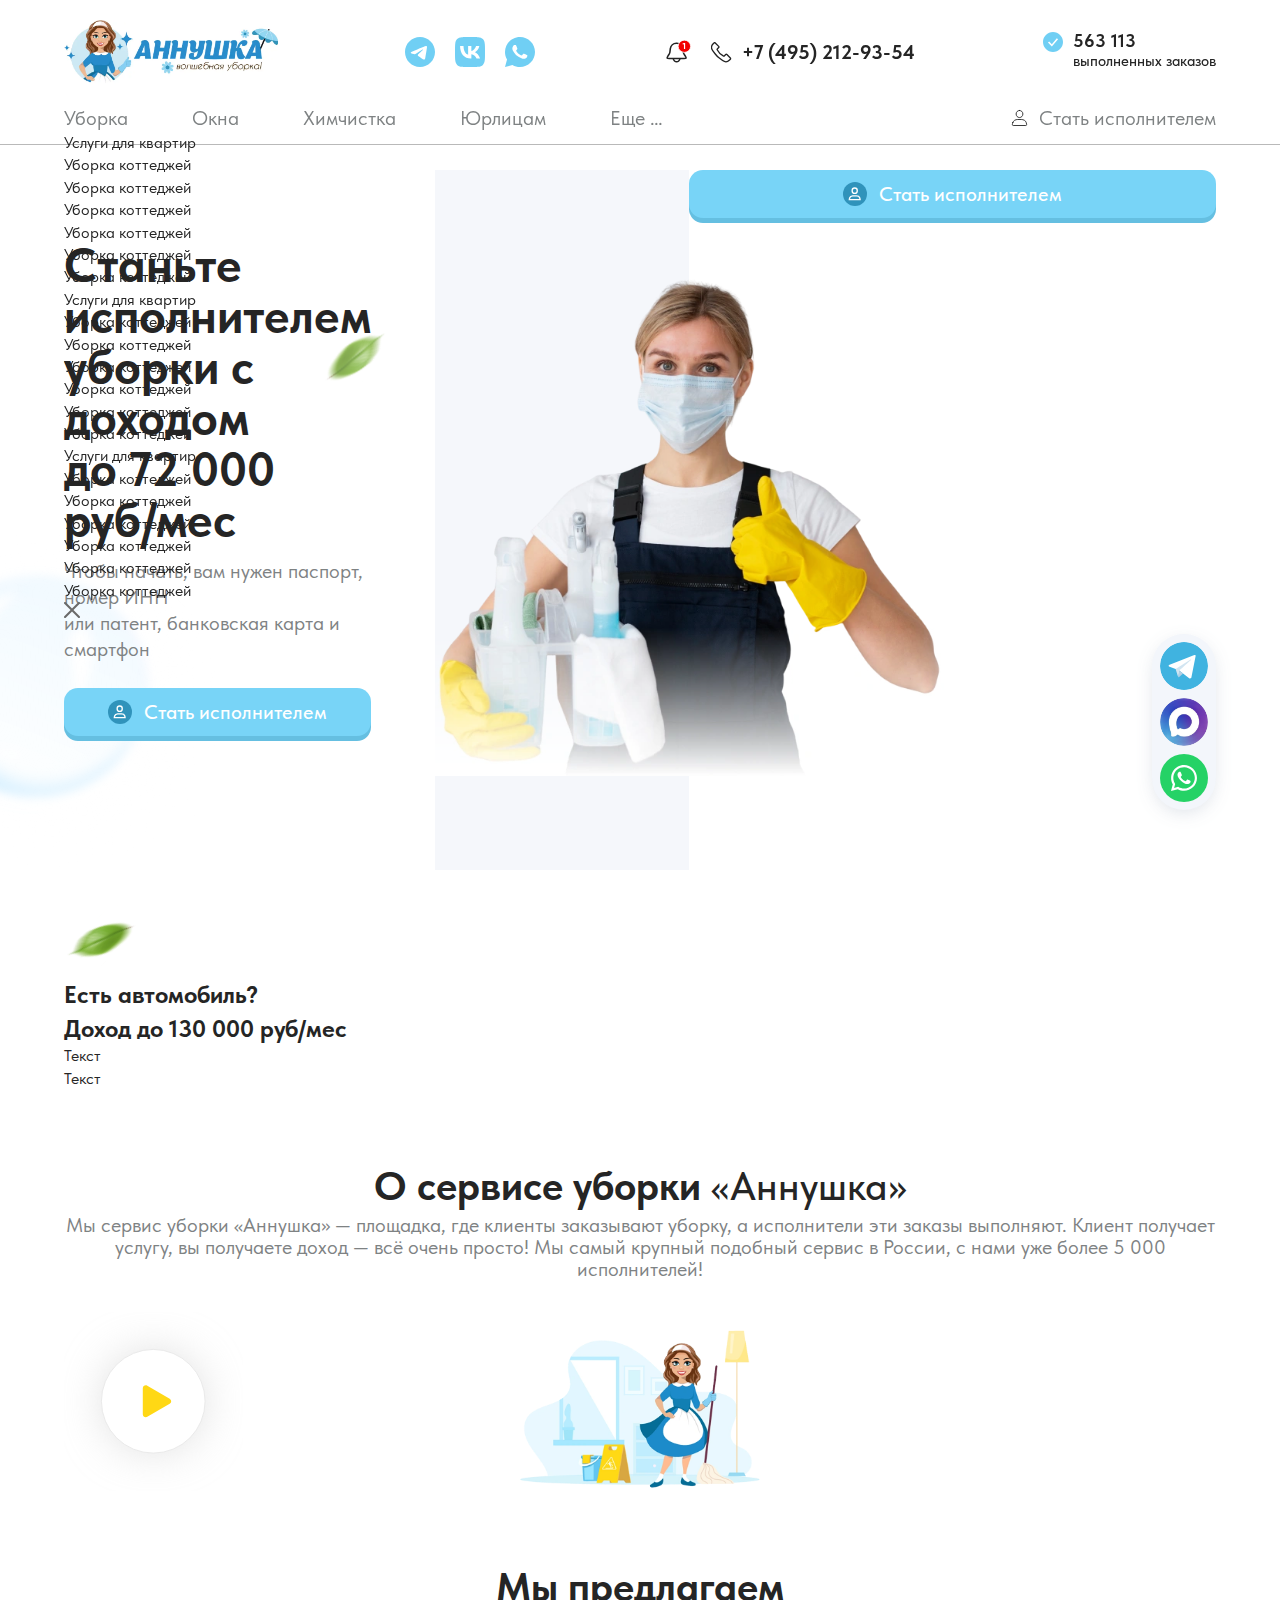
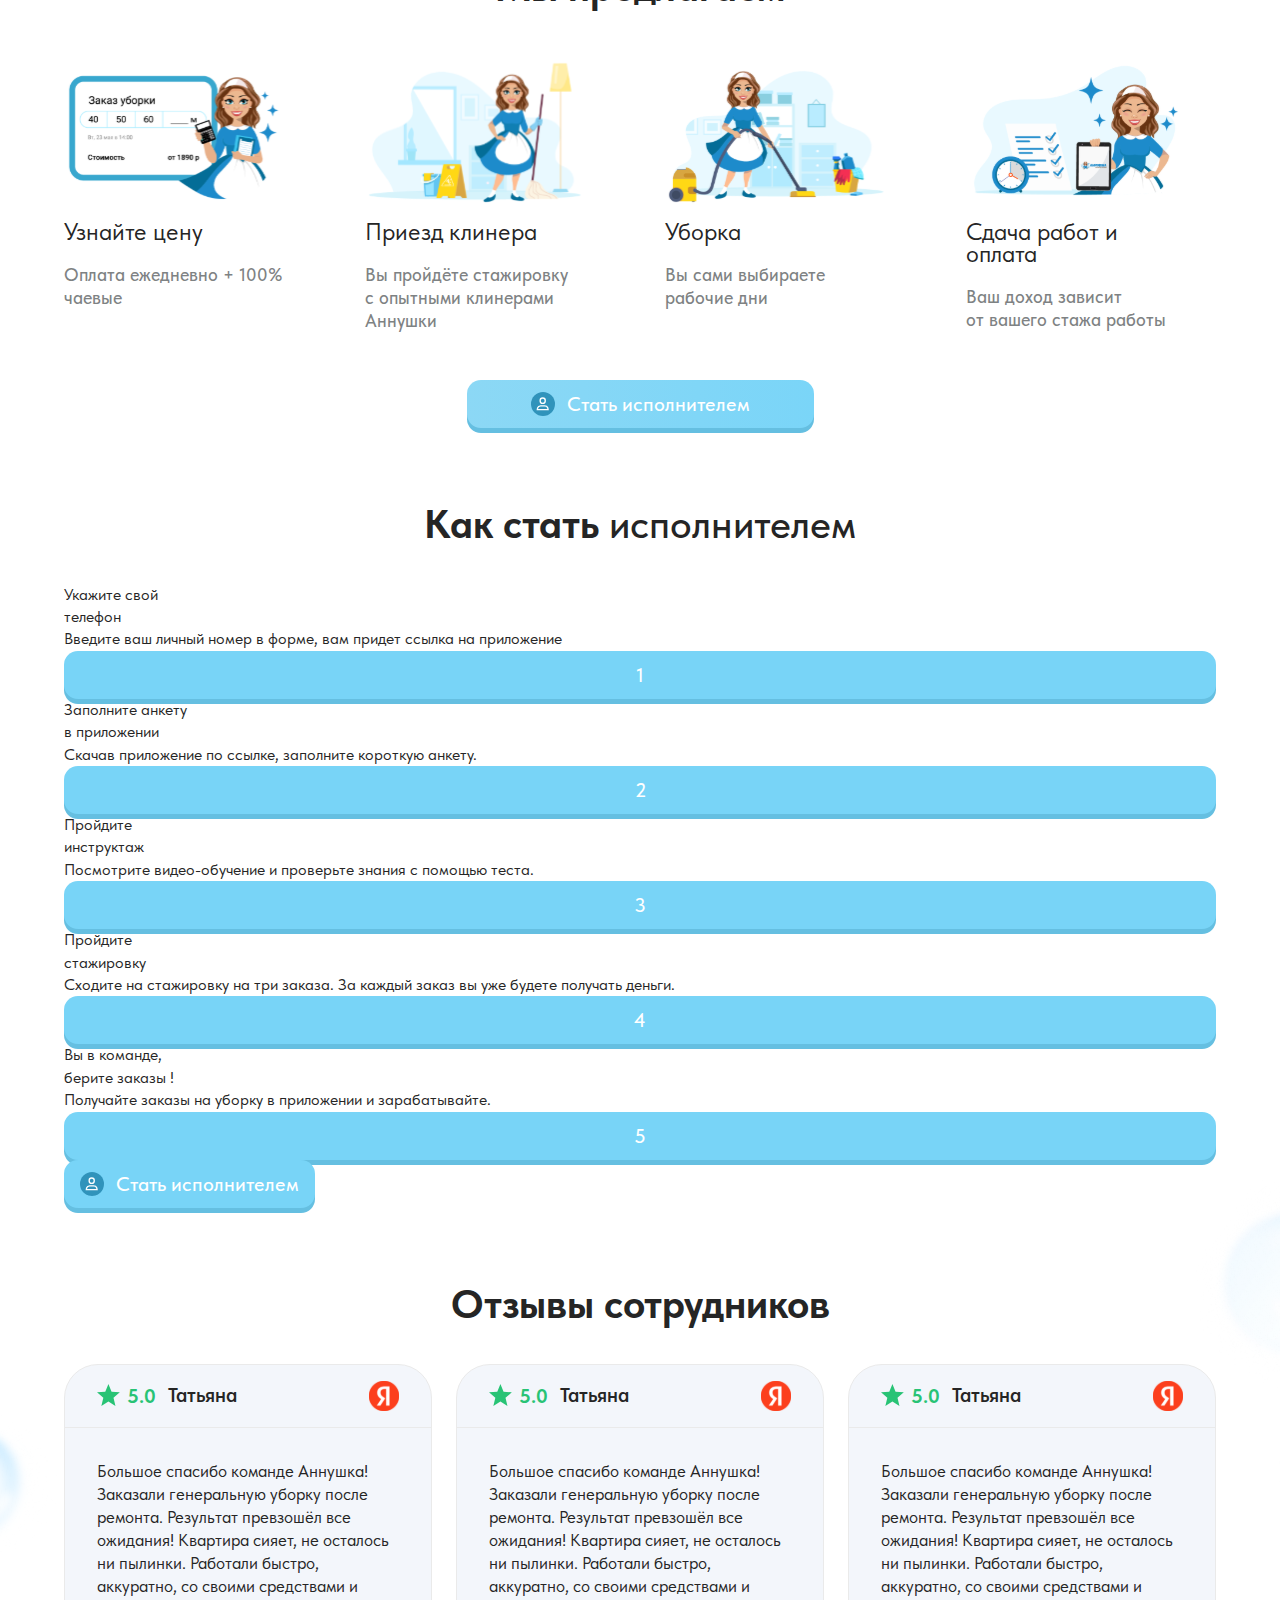
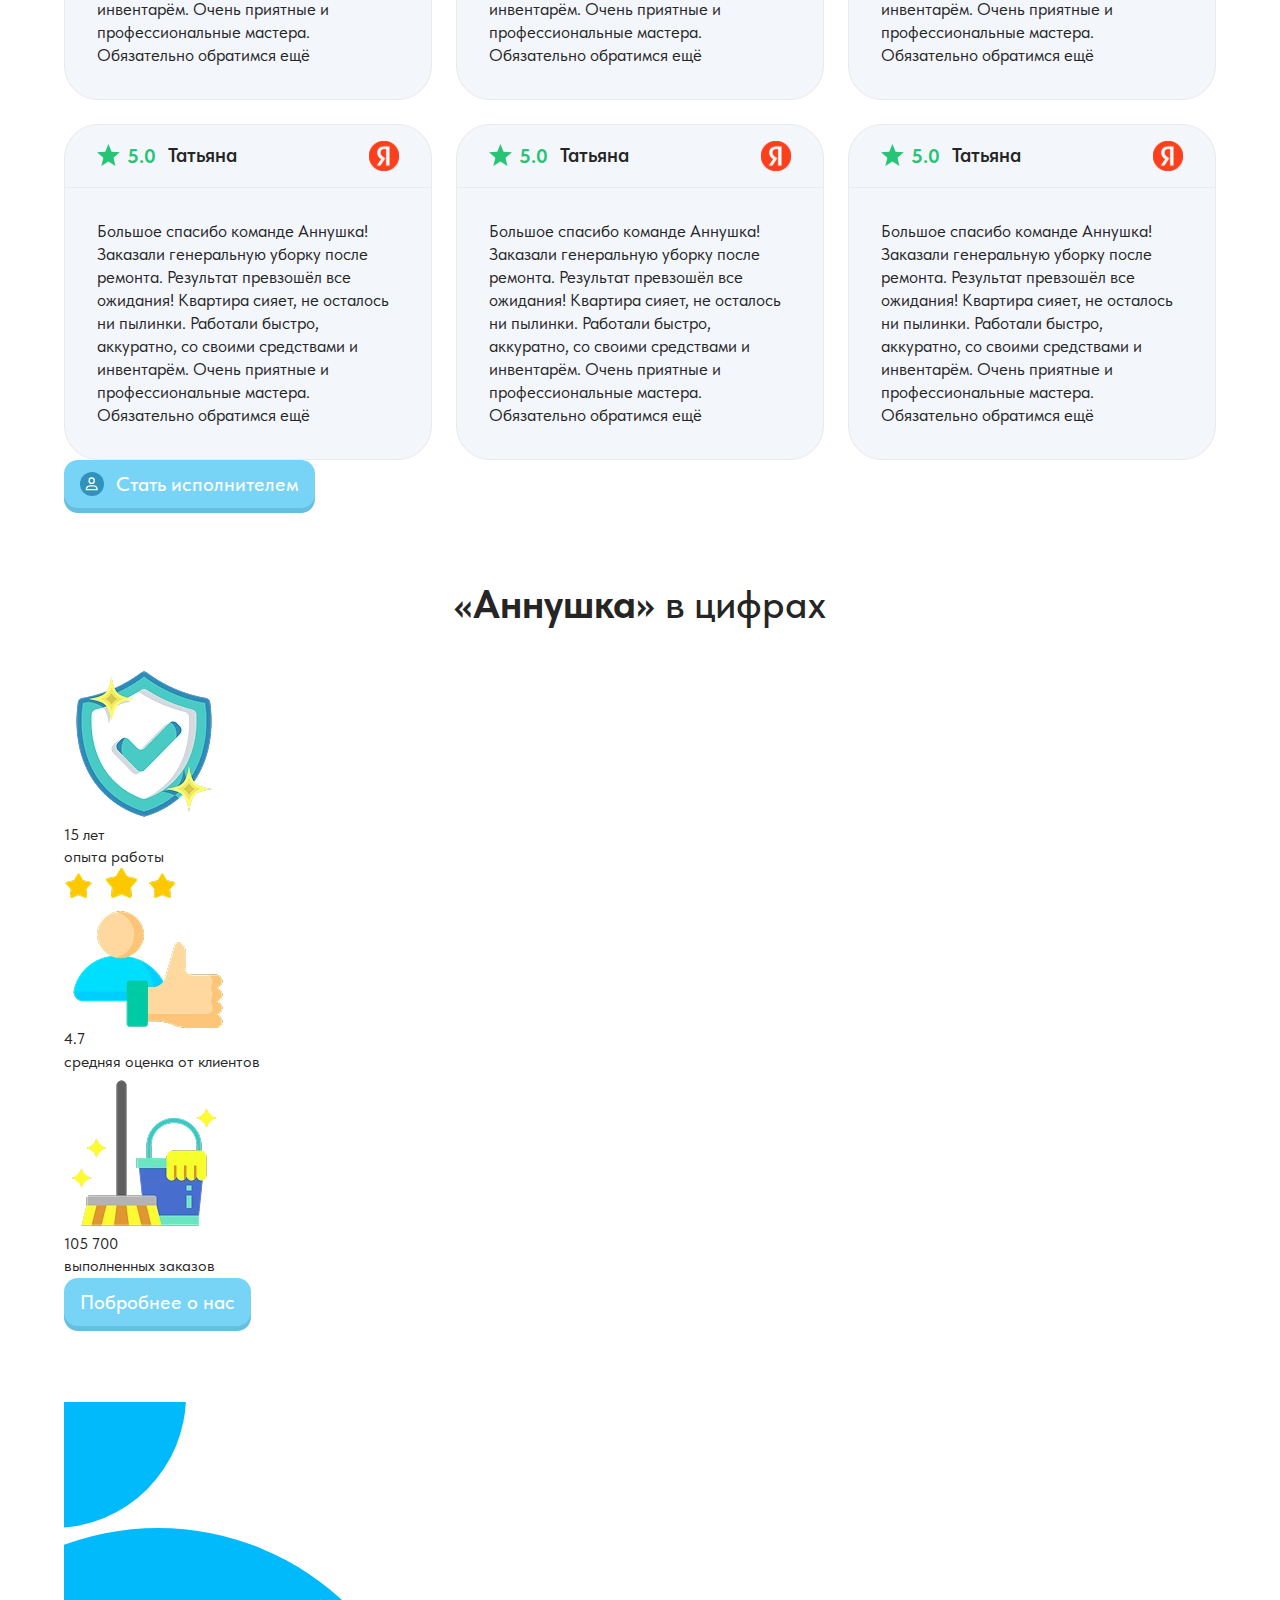
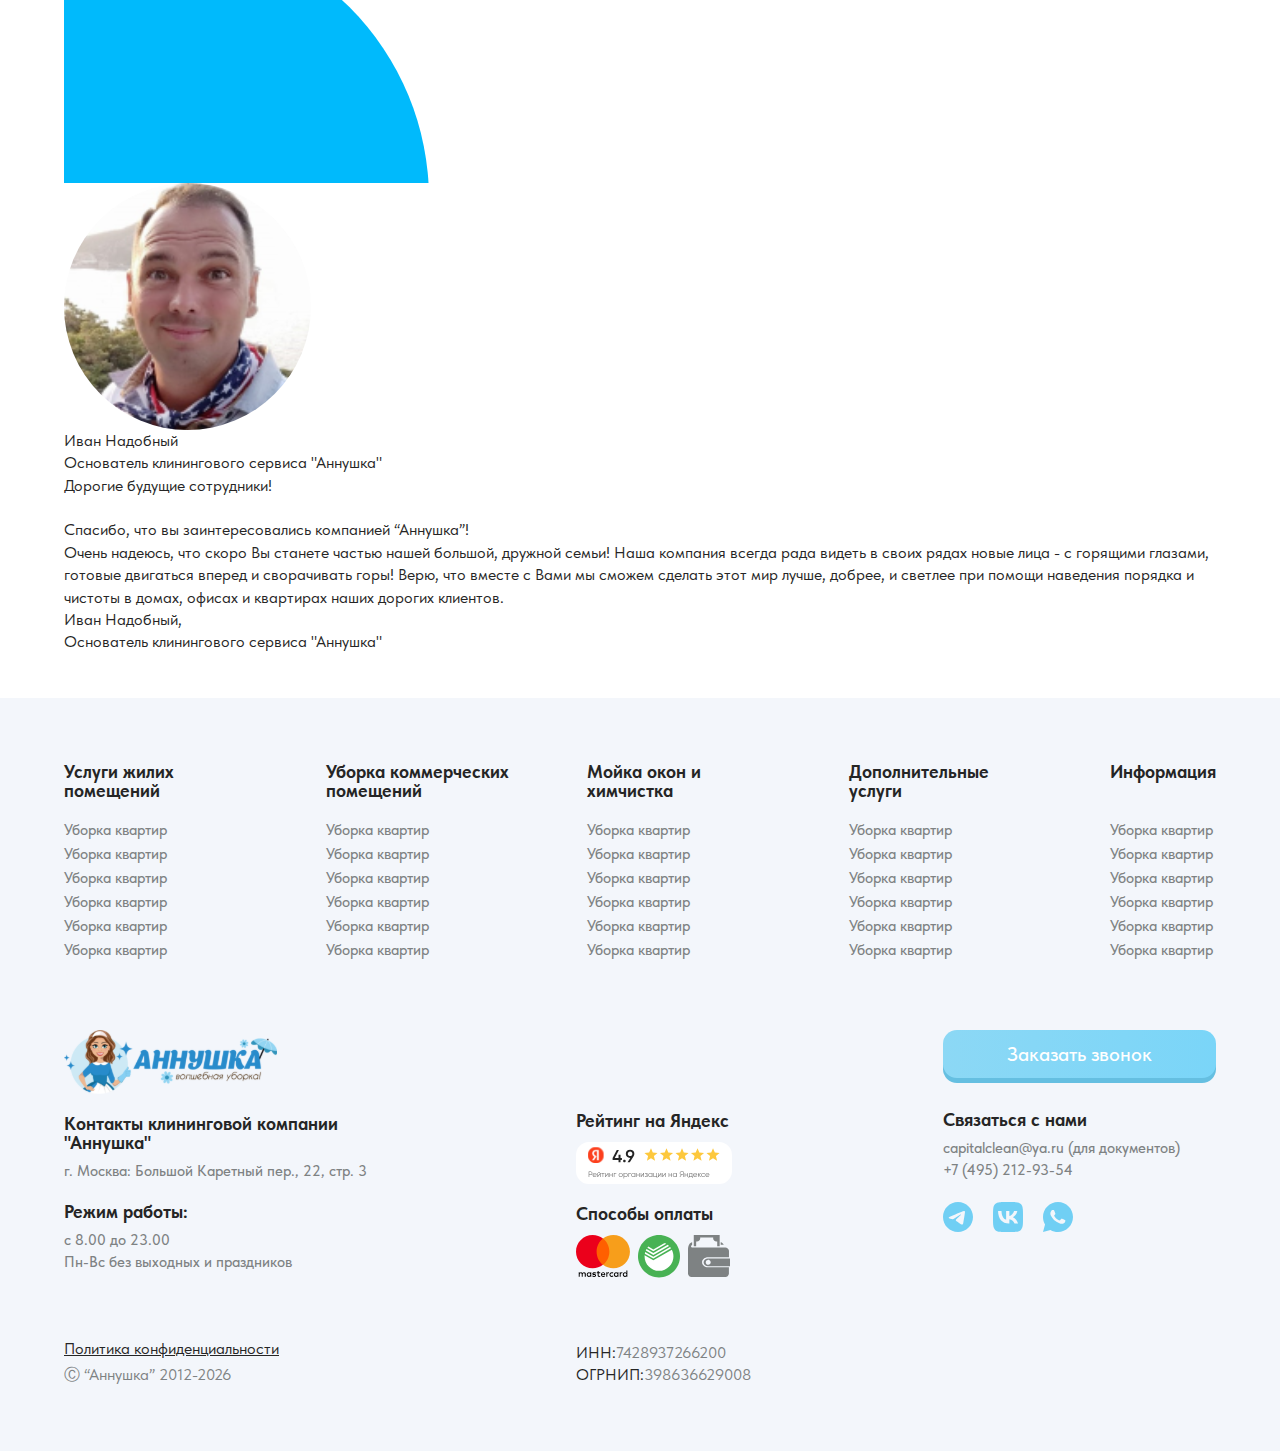
<file: become.html>
<!doctype html>
<html lang="ru">
  <head>
    <meta charset="UTF-8" />
    <meta name="viewport" content="width=device-width, initial-scale=1.0" />
    <meta name="theme-color" content="#ffffff">
    <meta name="apple-mobile-web-app-status-bar-style" content="default">
    <meta name="viewport" content="width=device-width, initial-scale=1, viewport-fit=cover">
    <title>Клининговая компания</title>

    <link rel="stylesheet" href="assets/css/reset.css" />
    <link rel="stylesheet" href="assets/css/base.css" />
    <link rel="stylesheet" href="https://cdn.jsdelivr.net/npm/swiper@11/swiper-bundle.min.css"/>
    <link rel="stylesheet" href="assets/css/main.css">
    <link rel="stylesheet" href="assets/css/responsive.css" />

  </head>

  <body>

    <style>
      .order__check:checked + .order__check-ui {
        background: url("assets/img/check.svg") center center no-repeat;
        background-size: cover !important;
        border-color: transparent;
      }
    </style>

   <header class="header">

      <div class="container header__top">
        <!-- left: logo -->
        <a class="brand" href="#">
          <img class="brand__logo" src="assets/img/logo.webp" alt="Аннушка" />
        </a>

        <!-- center: socials -->
        <div class="header__socials" aria-label="Соцсети">
          <a class="ic" href="#" aria-label="Telegram">
            <img src="assets/img/tg-header.svg" alt="tg" />
          </a>
          <a class="ic" href="#" aria-label="VK">
            <img src="assets/img/vk-header.svg" alt="vk" />
          </a>
          <a class="ic" href="#" aria-label="WhatsApp">
            <img src="assets/img/ws-header.svg" alt="ws" />
          </a>
        </div>

        <div class="header__phone_wrapper">
          <button class="bell" aria-label="Уведомления">
            <img src="assets/img/bell-header.svg" alt="bell" />
          </button>
          <a class="header__phone" href="tel:+74952129354">
            <img class="header__phone-ic" src="assets/img/phone-header.svg" alt="phone" />
            <span>+7 (495) 212-93-54</span>
          </a>
        </div>

        <div class="header__done">
          <img class="header__done-ic" src="assets/img/check.svg" alt="check" />
          <div class="header__done-text">
            <div class="header__done-num" id="counter-number-head">1 028 987</div>
            <div class="header__done-sub">выполненных заказов</div>
          </div>
        </div>

        <div class="header-burger">
          <img src="assets/img/menu-burger.svg" alt="burger" class="header-burger-opener"> 
          <img src="assets/img/close-dropdown.svg" alt="burger" class="header-burger-close"> 
        </div>

      </div>

      <div class="container header__bottom">
        <nav class="nav" aria-label="Главное меню">
          <div class="nav__link" data-menu="cleaning">Уборка</div>
          <div class="nav__link">Окна</div>
          <a class="nav__link" href="#">Химчистка</a>
          <a class="nav__link" href="#">Юрлицам</a>
          <a class="nav__link" href="#">Еще …</a>
        </nav>

        <a class="become" href="#">
          <img class="become__ic" src="assets/img/user.svg" alt="user" />
          <span>Стать исполнителем</span>
        </a>

        
      </div>

   
      <div class="header_dropmenu" data-menu="cleaning">
        <div class="container">
          <div class="header__dropmenu-wrap">
            <div class="header_dropmenu_col">
              <ul class="header_dropmenu_col_list">
                <li class="header_dropmenu_col_li header_dropmenu_col_li-parent">
                  <a href="#">Услуги для квартир</a>
                </li>
                <li class="header_dropmenu_col_li">
                  <a href="#">Уборка коттеджей</a>
                </li>
                <li class="header_dropmenu_col_li">
                  <a href="#">Уборка коттеджей</a>
                </li>
                <li class="header_dropmenu_col_li">
                  <a href="#">Уборка коттеджей</a>
                </li>
                <li class="header_dropmenu_col_li">
                  <a href="#">Уборка коттеджей</a>
                </li>
                <li class="header_dropmenu_col_li">
                  <a href="#">Уборка коттеджей</a>
                </li>
                <li class="header_dropmenu_col_li">
                  <a href="#">Уборка коттеджей</a>
                </li>
              </ul>
            </div>
            <div class="header_dropmenu_col">
              <ul class="header_dropmenu_col_list">
                <li class="header_dropmenu_col_li header_dropmenu_col_li-parent">
                  <a href="#">Услуги для квартир</a>
                </li>
                <li class="header_dropmenu_col_li">
                  <a href="#">Уборка коттеджей</a>
                </li>
                <li class="header_dropmenu_col_li">
                  <a href="#">Уборка коттеджей</a>
                </li>
                <li class="header_dropmenu_col_li">
                  <a href="#">Уборка коттеджей</a>
                </li>
                <li class="header_dropmenu_col_li">
                  <a href="#">Уборка коттеджей</a>
                </li>
                <li class="header_dropmenu_col_li">
                  <a href="#">Уборка коттеджей</a>
                </li>
                <li class="header_dropmenu_col_li">
                  <a href="#">Уборка коттеджей</a>
                </li>
              </ul>
            </div>
            <div class="header_dropmenu_col">
              <ul class="header_dropmenu_col_list">
                <li class="header_dropmenu_col_li header_dropmenu_col_li-parent">
                  <a href="#">Услуги для квартир</a>
                </li>
                <li class="header_dropmenu_col_li">
                  <a href="#">Уборка коттеджей</a>
                </li>
                <li class="header_dropmenu_col_li">
                  <a href="#">Уборка коттеджей</a>
                </li>
                <li class="header_dropmenu_col_li">
                  <a href="#">Уборка коттеджей</a>
                </li>
                <li class="header_dropmenu_col_li">
                  <a href="#">Уборка коттеджей</a>
                </li>
                <li class="header_dropmenu_col_li">
                  <a href="#">Уборка коттеджей</a>
                </li>
                <li class="header_dropmenu_col_li">
                  <a href="#">Уборка коттеджей</a>
                </li>
              </ul>
            </div>
            <div class="close-dropdown">
              <svg xmlns="http://www.w3.org/2000/svg" width="16" height="16" fill="none" viewBox="0 0 16 16">
                <path fill="#6A6A6A" fill-rule="evenodd" d="M15.697 1.766A1.033 1.033 0 0 0 14.57.08a1.03 1.03 0 0 0-.336.224L8 6.539 1.766.303A1.035 1.035 0 1 0 .303 1.766L6.539 8 .303 14.234a1.035 1.035 0 0 0 1.463 1.463L8 9.461l6.235 6.236a1.034 1.034 0 0 0 1.462-1.463L9.46 8l6.236-6.234Z" clip-rule="evenodd"/>
              </svg>
            </div>
          </div>
        </div>
      </div>

   

    </header>

      

    <main>

        <div class="mob-menu">
            <div class="mob-menu-wrapper">
                <nav class="mobile-nav" aria-label="Мобильное меню">
                <div class="mobile-nav__list">

                    <!-- Пункт с вложенностью -->
                    <div class="mobile-nav__item">
                    <button class="mobile-nav__toggle" type="button" aria-expanded="false">
                        <span class="mobile-nav__title">Услуги для квартир</span>
                        <span class="mobile-nav__icon" aria-hidden="true">
                        <img src="assets/img/arrow-nav.svg" alt="arrow">
                        </span>
                    </button>

                    <div class="mobile-nav__body">
                        <div class="mobile-nav__content">
                        <a href="#" class="mobile-nav__sublink">Поддерживающая уборка</a>
                        <a href="#" class="mobile-nav__sublink">Генеральная уборка</a>
                        <a href="#" class="mobile-nav__sublink">Мытье окон</a>
                        <a href="#" class="mobile-nav__sublink">Химчистка мебели</a>
                        </div>
                    </div>
                    </div>

                    <!-- Пункт с вложенностью -->
                    <div class="mobile-nav__item">
                    <button class="mobile-nav__toggle" type="button" aria-expanded="false">
                        <span class="mobile-nav__title">Услуги для офиса</span>
                        <span class="mobile-nav__icon" aria-hidden="true">
                        <img src="assets/img/arrow-nav.svg" alt="arrow">
                        </span>
                    </button>

                    <div class="mobile-nav__body">
                        <div class="mobile-nav__content">
                        <a href="#" class="mobile-nav__sublink">Ежедневная уборка</a>
                        <a href="#" class="mobile-nav__sublink">Уборка после ремонта</a>
                        <a href="#" class="mobile-nav__sublink">Мытье фасадов</a>
                        <a href="#" class="mobile-nav__sublink">Обслуживание офисов</a>
                        </div>
                    </div>
                    </div>

                    <!-- Пункт без вложенности: сразу ссылка -->
                    <div class="mobile-nav__item">
                    <a class="mobile-nav__link" href="#">
                        <span class="mobile-nav__title">Цены</span>
                    </a>
                    </div>

                    <!-- Пункт без вложенности: сразу ссылка -->
                    <div class="mobile-nav__item">
                    <a class="mobile-nav__link" href="#">
                        <span class="mobile-nav__title">Контакты</span>
                    </a>
                    </div>

                    <!-- Пункт с вложенностью -->
                    <div class="mobile-nav__item">
                    <button class="mobile-nav__toggle active" type="button" aria-expanded="true">
                        <span class="mobile-nav__title">О нас</span>
                        <span class="mobile-nav__icon" aria-hidden="true">
                        <img src="assets/img/arrow-nav.svg" alt="arrow">
                        </span>
                    </button>

                    <div class="mobile-nav__body" style="max-height: 500px;">
                        <div class="mobile-nav__content">
                        <a href="#" class="mobile-nav__sublink">Контакты</a>
                        <a href="#" class="mobile-nav__sublink">О компании</a>
                        <a href="#" class="mobile-nav__sublink">Отзывы</a>
                        <a href="#" class="mobile-nav__sublink">Вакансии</a>
                        <a href="#" class="mobile-nav__sublink">Блог</a>
                        <a href="#" class="mobile-nav__sublink">Вопросы и ответы</a>
                            <a href="#" class="mobile-nav__sublink">О компании</a>
                        <a href="#" class="mobile-nav__sublink">Отзывы</a>
                        <a href="#" class="mobile-nav__sublink">Вакансии</a>
                        <a href="#" class="mobile-nav__sublink">Блог</a>
                        <a href="#" class="mobile-nav__sublink">Вопросы и ответы</a>
                        </div>
                    </div>
                    </div>

                </div>
                </nav>
                
                <div class="header__socials" aria-label="Соцсети">
                <a class="ic" href="#" aria-label="Telegram">
                    <img src="assets/img/tg-header.svg" alt="tg" />
                </a>
                <a class="ic" href="#" aria-label="VK">
                    <img src="assets/img/vk-header.svg" alt="vk" />
                </a>
                <a class="ic" href="#" aria-label="WhatsApp">
                    <img src="assets/img/ws-header.svg" alt="ws" />
                </a>
                </div>
            </div>
        </div>

        <!-- Modal contact -->
        <div class="modal" id="contact-modal" aria-hidden="true">
            <div class="modal__overlay" data-modal-close></div>

            <div class="modal__dialog" role="dialog" aria-modal="true" aria-labelledby="myModalTitle">
            <button class="modal__close" type="button" aria-label="Закрыть" data-modal-close>
                <img src="assets/img/close-modal.svg" alt="close">
            </button>

            <div class="modal-content-wrap">
                <h2>Оформите заявку</h2>
                <form class="modal-form">
                <input class="modal__input" type="text" name="phone" placeholder="Фамилия и имя">
                <input class="modal__input" type="tel" name="tel" placeholder="Номер телефона">
                <input class="modal__input" type="email" name="email" placeholder="Электронная почта">

                <label class="order__consent">
                    <input class="order__check" type="checkbox" checked="">
                    <span class="order__check-ui" aria-hidden="true"></span>
                    <span class="order__consent-text">
                    Даю согласие на <a href="#">обработку персональных данных</a>
                    </span>
                </label>
                <button class="btn-def rounded" type="submit"><span>Отправить</span></button>
                </form>
            </div>
            </div>
        </div>

        <div class="fixed-connects">
            <div class="fixed-connects-btn fixed-connects-btn-tg">
            <a href="#">
                <img src="assets/img/tg-round.svg" alt="tg">
            </a>
            </div>
            <div class="fixed-connects-btn fixed-connects-btn-max">
            <a href="#">
                <img src="assets/img/max-round.webp" alt="max">
            </a>
            </div>
            <div class="fixed-connects-btn fixed-connects-btn-wa">
            <a href="#">
                <img src="assets/img/wa-round.svg" alt="wa">
            </a>
            </div>
        </div>

        <div class="fixed-phone" data-modal-open="contact-modal">
            <img src="assets/img/phone-fixed.svg" alt="phone">
        </div>
        
        <!--Page filter-->
        <div class="page-filter"></div>

        <!-- FIRST SCREEN -->
        <section class="bannerscreen become__banner">
            <div class="container">
                <div class="first__split">
                    <!-- LEFT --> 
                    <section class="first__left">
                        <img src="assets/img/banner-dec-1.svg" alt="dec" class="banner-dec-1">
                        <img src="assets/img/banner-dec-2.svg" alt="dec" class="banner-dec-2">
                        <div class="first__left-inner">
                            <h1 class="first__title">Станьте исполнителем <br> уборки с доходом <br> до 72 000 руб/мес</h1>
                            <p class="first__sub">
                                Чтобы начать, вам нужен паспорт, номер ИНН <br> или патент, банковская карта и смартфон
                            </p>
                            <button class="btn-def banner-btn become-btn-pc-banner" type="button" data-modal-open="contact-modal">
                                <img class="btn__ic" src="assets/img/user-btn.svg" alt="user" />
                                <span>Стать исполнителем</span>
                            </button>
                        </div>
                    </section>

                    <!-- RIGHT -->
                    <section class="first__right" aria-label="Фото">
                        <div class="hero-img" style="background: url('assets/img/become-banner.webp') center/contain no-repeat;">

                        </div>
                    </section>
                    <button class="btn-def banner-btn become-btn-mob-banner" type="button" data-modal-open="contact-modal">
                        <img class="btn__ic" src="assets/img/user-btn.svg" alt="user" />
                        <span>Стать исполнителем</span>
                    </button>
                </div>
            </div>
        </section>
      
        <!-- Car -->
        <section class="car section">
            <div class="container">
                <div class="car-wrap">
                    <img src="assets/img/connect-dec-1.svg" alt="connect-dec" class="car-dec-1">
                    <div class="car-text">
                        <h2>Есть автомобиль? <br> <span>Доход до</span> 130 000 руб/мес</h2>
                        <p>Текст<br>Текст</p>
                    </div>
                    <div class="car-bg" >
                        <div class="car-bg-img" style="background: url('assets/img/car.webp') left/cover no-repeat;"></div>
                    </div>
                </div>
            </div>
        </section>

        <!-- About -->
        <div class="become__about section">
            <div class="container">
                <div class="section-head-2">
                    <h2 class="h2 center"><span>О сервисе уборки</span> «Аннушка»</h2>
                    <p class="sub center">Мы сервис уборки «Аннушка» — площадка, где клиенты заказывают уборку, а исполнители эти заказы выполняют. Клиент получает услугу, вы получаете доход — всё очень просто! Мы самый крупный подобный сервис в России, с нами уже более 5 000 исполнителей!</p>
                </div>
                <div class="become__about-video-box" style="background: url('assets/img/vid-bg.webp') center/contain no-repeat;">
                    <img src="assets/img/connect-dec-1.svg" alt="connect-dec" class="phonebox-dec-1">
                    <img src="assets/img/connect-dec-1.svg" alt="connect-dec" class="phonebox-dec-2">
                    <div class="become__about-video-box-play">
                        <img src="assets/img/play-vid.svg" alt="play">
                    </div>
                </div>
            </div>
        </div>

        <!-- Etaps -->
        <section class="etaps section">
            <div class="container">
            <div class="section-head-2">
                <h2 class="h2 center"><span>Мы предлагаем</span></h2>
            </div>
            <div class="etaps-items">
                <img src="assets/img/etaps-dec-1.webp" alt="etaps-dec" class="etaps-dec-1">
                <div class="etap-item">
                <img src="assets/img/etap1.svg" alt="etap">
                <div class="etap-item-subtitle">Узнайте цену</div>
                <div class="etap-item-text">
                    Оплата ежедневно + 100% чаевые
                </div>
                </div>
                <div class="etap-item">
                <img src="assets/img/etap2.svg" alt="etap">
                <div class="etap-item-subtitle">Приезд клинера</div>
                <div class="etap-item-text">
                    Вы пройдёте стажировку <br> с опытными клинерами Аннушки
                </div>
                </div>
                <div class="etap-item">
                <img src="assets/img/etap3.svg" alt="etap">
                <div class="etap-item-subtitle">Уборка</div>
                <div class="etap-item-text">
                    Вы сами выбираете <br> рабочие дни
                </div>
                </div>
                <div class="etap-item">
                <img src="assets/img/etap4.svg" alt="etap">
                <div class="etap-item-subtitle">Сдача работ и оплата</div>
                <div class="etap-item-text">
                    Ваш доход зависит <br> от вашего стажа работы
                </div>
                </div>
            </div>
            <div class="etaps-button-wrapper">
                <a href="#">
                <button class="btn-def etaps__btn gradi">
                    <img src="assets/img/user-btn.svg" alt="calc">
                    <span>Стать исполнителем</span>
                </button>
                </a>
            </div>
            </div>
        </section>

        <section class="way section">
            <div class="container">
                <div class="section-head-2">
                    <h2 class="h2 center"><span>Как стать</span> исполнителем</h2>
                </div>
                <div class="way-items">
                    <div class="way-line-1"></div>
                    <div class="way-line-2"></div>

                    <div class="way-item">
                        <div class="way-item-title">
                            Укажите свой <br> телефон
                        </div>
                        <div class="way-item-text">
                            Введите ваш личный номер в <a href="#">форме</a>, вам придет ссылка на приложение
                        </div>
                        <div class="way-item-num btn-def"><span>1</span></div>
                    </div>
                    <div class="way-item">
                        <div class="way-item-title">
                            Заполните анкету <br> в приложении
                        </div>
                        <div class="way-item-text">
                            Скачав приложение по ссылке, заполните короткую анкету.
                        </div>
                        <div class="way-item-num btn-def"><span>2</span></div>
                    </div>
                    <div class="way-item">
                        <div class="way-item-title">
                            Пройдите <br> инструктаж
                        </div>
                        <div class="way-item-text">
                            Посмотрите видео-обучение и проверьте знания с помощью теста.
                        </div>
                        <div class="way-item-num btn-def"><span>3</span></div>
                    </div>
                    <div class="way-item">
                        <div class="way-item-title">
                            Пройдите <br> стажировку
                        </div>
                        <div class="way-item-text">
                            Сходите на стажировку на три заказа. За каждый заказ вы уже будете получать деньги.
                        </div>
                        <div class="way-item-num btn-def"><span>4</span></div>
                    </div>
                    <div class="way-item">
                        <div class="way-item-title">
                            Вы в команде, <br> берите заказы !
                        </div>
                        <div class="way-item-text">
                            Получайте заказы на уборку в приложении и зарабатывайте.
                        </div>
                        <div class="way-item-num btn-def"><span>5</span></div>
                    </div>
                </div>
                <div class="way-btn-wrap">
                    <button class="btn-def">
                        <img src="assets/img/user-btn.svg" alt="calc">
                        <span>Стать исполнителем</span>
                    </button>
                </div>
            </div>
        </section>

        <!-- Reviews -->
        <section class="reviews section">
            <div class="container">
            <div class="section-head-2">
                <h2 class="h2 center"><span>Отзывы сотрудников</span></h2>
            </div>
            <div class="reviews-items">
                <img src="assets/img/rev-dec-1.svg" alt="rev-dec" class="rev-dec-1">
                <img src="assets/img/rev-dec-2.svg" alt="rev-dec" class="rev-dec-2">
                <img src="assets/img/rev-dec-3.svg" alt="rev-dec" class="rev-dec-3">

                <div class="review-item">
                <div class="review-item-head">
                    <div class="review-item-head-title">
                    <div class="review-item-head-grade">
                        <img src="assets/img/green-star.svg" alt="star">
                        <span>5.0</span>
                    </div>
                    <span class="review-item-head-name">Татьяна</span>
                    </div>
                    <div class="review-item-head-icon">
                    <img src="assets/img/ya.svg" alt="head-icon">
                    </div>
                </div>
                <div class="review-item-text">
                    Большое спасибо команде Аннушка! Заказали генеральную уборку после ремонта. Результат превзошёл все ожидания! Квартира сияет, не осталось ни пылинки. Работали быстро, аккуратно, со своими средствами и инвентарём. Очень приятные и профессиональные мастера. Обязательно обратимся ещё
                </div>
                </div>
                <div class="review-item">
                <div class="review-item-head">
                    <div class="review-item-head-title">
                    <div class="review-item-head-grade">
                        <img src="assets/img/green-star.svg" alt="star">
                        <span>5.0</span>
                    </div>
                    <span class="review-item-head-name">Татьяна</span>
                    </div>
                    <div class="review-item-head-icon">
                    <img src="assets/img/ya.svg" alt="head-icon">
                    </div>
                </div>
                <div class="review-item-text">
                    Большое спасибо команде Аннушка! Заказали генеральную уборку после ремонта. Результат превзошёл все ожидания! Квартира сияет, не осталось ни пылинки. Работали быстро, аккуратно, со своими средствами и инвентарём. Очень приятные и профессиональные мастера. Обязательно обратимся ещё
                </div>
                </div>
                <div class="review-item">
                <div class="review-item-head">
                    <div class="review-item-head-title">
                    <div class="review-item-head-grade">
                        <img src="assets/img/green-star.svg" alt="star">
                        <span>5.0</span>
                    </div>
                    <span class="review-item-head-name">Татьяна</span>
                    </div>
                    <div class="review-item-head-icon">
                    <img src="assets/img/ya.svg" alt="head-icon">
                    </div>
                </div>
                <div class="review-item-text">
                    Большое спасибо команде Аннушка! Заказали генеральную уборку после ремонта. Результат превзошёл все ожидания! Квартира сияет, не осталось ни пылинки. Работали быстро, аккуратно, со своими средствами и инвентарём. Очень приятные и профессиональные мастера. Обязательно обратимся ещё
                </div>
                </div>
                <div class="review-item">
                <div class="review-item-head">
                    <div class="review-item-head-title">
                    <div class="review-item-head-grade">
                        <img src="assets/img/green-star.svg" alt="star">
                        <span>5.0</span>
                    </div>
                    <span class="review-item-head-name">Татьяна</span>
                    </div>
                    <div class="review-item-head-icon">
                    <img src="assets/img/ya.svg" alt="head-icon">
                    </div>
                </div>
                <div class="review-item-text">
                    Большое спасибо команде Аннушка! Заказали генеральную уборку после ремонта. Результат превзошёл все ожидания! Квартира сияет, не осталось ни пылинки. Работали быстро, аккуратно, со своими средствами и инвентарём. Очень приятные и профессиональные мастера. Обязательно обратимся ещё
                </div>
                </div>
                <div class="review-item">
                <div class="review-item-head">
                    <div class="review-item-head-title">
                    <div class="review-item-head-grade">
                        <img src="assets/img/green-star.svg" alt="star">
                        <span>5.0</span>
                    </div>
                    <span class="review-item-head-name">Татьяна</span>
                    </div>
                    <div class="review-item-head-icon">
                    <img src="assets/img/ya.svg" alt="head-icon">
                    </div>
                </div>
                <div class="review-item-text">
                    Большое спасибо команде Аннушка! Заказали генеральную уборку после ремонта. Результат превзошёл все ожидания! Квартира сияет, не осталось ни пылинки. Работали быстро, аккуратно, со своими средствами и инвентарём. Очень приятные и профессиональные мастера. Обязательно обратимся ещё
                </div>
                </div>
                <div class="review-item">
                <div class="review-item-head">
                    <div class="review-item-head-title">
                    <div class="review-item-head-grade">
                        <img src="assets/img/green-star.svg" alt="star">
                        <span>5.0</span>
                    </div>
                    <span class="review-item-head-name">Татьяна</span>
                    </div>
                    <div class="review-item-head-icon">
                    <img src="assets/img/ya.svg" alt="head-icon">
                    </div>
                </div>
                <div class="review-item-text">
                    Большое спасибо команде Аннушка! Заказали генеральную уборку после ремонта. Результат превзошёл все ожидания! Квартира сияет, не осталось ни пылинки. Работали быстро, аккуратно, со своими средствами и инвентарём. Очень приятные и профессиональные мастера. Обязательно обратимся ещё
                </div>
                </div>
            </div>
            <div class="way-btn-wrap">
                    <button class="btn-def">
                        <img src="assets/img/user-btn.svg" alt="calc">
                        <span>Стать исполнителем</span>
                    </button>
                </div>

            </div>
        </section>

        <section class="cifri section">
            <div class="container">
                <div class="section-head-2">
                    <h2 class="h2 center"><span>«Аннушка»</span> в цифрах</h2>
                </div>
                <div class="cifri-items">
                    <div class="cirfi-item">
                        <img src="assets/img/cifri1.webp" alt="cifri">
                        <div class="cifri-item-text">
                            <div class="cifri-item-title">15 лет</div>
                            <div class="cifri-item-subtitle">опыта работы</div>
                        </div>
                    </div>
                    <div class="cirfi-item">
                        <img src="assets/img/cifri2.webp" alt="cifri">
                        <div class="cifri-item-text">
                            <div class="cifri-item-title">4.7</div>
                            <div class="cifri-item-subtitle">средняя оценка от клиентов</div>
                        </div>
                    </div>
                    <div class="cirfi-item">
                        <img src="assets/img/cifri3.webp" alt="cifri">
                        <div class="cifri-item-text">
                            <div class="cifri-item-title">105 700</div>
                            <div class="cifri-item-subtitle">выполненных заказов</div> 
                        </div>
                    </div>
                </div>
                <div class="cifri-btn-wrap">
                    <button class="btn-def">
                        <span>Побробнее о нас</span>
                    </button>
                </div>
            </div>
        </section>

        <section class="quote section">
            <div class="container">
                <div class="quote-box">
                    <img src="assets/img/mob-elips.svg" alt="elips" class="mob-elips">
                    <img src="assets/img/connect-dec-1.svg" alt="connect-dec" class="phonebox-dec-1">
                    <img src="assets/img/connect-dec-1.svg" alt="connect-dec" class="phonebox-dec-2">
                    <img src="assets/img/quote-elips.svg" alt="elips" class="quote-elips">
                    <div class="quote-img">
                        <img src="assets/img/quote.svg" alt="quote">
                        <div class="quote-img-mob-text">
                            <div class="quote-img-mob-title">
                                Иван Надобный
                            </div>
                            <div class="quote-img-mob-sub-title">
                                Основатель клинингового сервиса "Аннушка"
                            </div>
                        </div>
                    </div>
                    <div class="quote-text-wrap">
                        <div class="quote-text">
                            Дорогие будущие сотрудники!
                            <br><br>
                            Спасибо, что вы заинтересовались компанией “Аннушка”! <br>
                            Очень надеюсь, что скоро Вы станете частью нашей большой, дружной семьи! Наша компания всегда рада видеть в своих рядах новые лица - с горящими глазами, готовые двигаться вперед и сворачивать горы! Верю, что вместе с Вами мы сможем сделать этот мир лучше, добрее, и светлее при помощи наведения порядка и чистоты в домах, офисах и квартирах наших дорогих клиентов.
                        </div>
                        <div class="quote-text-bottom">
                            Иван Надобный, <br>
                            Основатель клинингового сервиса "Аннушка"
                        </div>
                    </div>
                </div>
            </div>
        </section>



    </main>

    <!-- FOOTER -->
    <footer class="footer">
      <div class="container">
        <div class="footer-top-cols">
          <div class="footer-col">
            <div class="footer-col-title">Услуги жилих помещений</div>
            <a href="#">Уборка квартир</a>
            <a href="#">Уборка квартир</a>
            <a href="#">Уборка квартир</a>
            <a href="#">Уборка квартир</a>
            <a href="#">Уборка квартир</a>
            <a href="#">Уборка квартир</a>
          </div>
          <div class="footer-col">
            <div class="footer-col-title">Уборка коммерческих помещений</div>
            <a href="#">Уборка квартир</a>
            <a href="#">Уборка квартир</a>
            <a href="#">Уборка квартир</a>
            <a href="#">Уборка квартир</a>
            <a href="#">Уборка квартир</a>
            <a href="#">Уборка квартир</a>
          </div>
          <div class="footer-col">
            <div class="footer-col-title">Мойка окон и химчистка</div>
            <a href="#">Уборка квартир</a>
            <a href="#">Уборка квартир</a>
            <a href="#">Уборка квартир</a>
            <a href="#">Уборка квартир</a>
            <a href="#">Уборка квартир</a>
            <a href="#">Уборка квартир</a>
          </div>
          <div class="footer-col">
            <div class="footer-col-title">Дополнительные услуги</div>
            <a href="#">Уборка квартир</a>
            <a href="#">Уборка квартир</a>
            <a href="#">Уборка квартир</a>
            <a href="#">Уборка квартир</a>
            <a href="#">Уборка квартир</a>
            <a href="#">Уборка квартир</a>
          </div>
          <div class="footer-col">
            <div class="footer-col-title">Информация</div>
            <a href="#">Уборка квартир</a>
            <a href="#">Уборка квартир</a>
            <a href="#">Уборка квартир</a>
            <a href="#">Уборка квартир</a>
            <a href="#">Уборка квартир</a>
            <a href="#">Уборка квартир</a>
          </div>
        </div>
        <div class="footer-items">
          <div class="footer-item">
            <img src="assets/img/footer-logo.svg" alt="logo" class="footer-logo">
            <div class="footer-cont-item">
              <div class="footer-cont-item-title">Контакты клининговой компании "Аннушка"</div>
              <span>г. Москва: Большой Каретный пер., 22, стр. 3</span>
            </div>
            <div class="footer-cont-item">
              <div class="footer-cont-item-title">Режим работы:</div>
              <span>с 8.00 до 23.00 <br>
              Пн-Вс без выходных и праздников
              </span>
            </div>
            <div class="footer-policy">
              <a href="#">Политика конфиденциальности</a>
              <p>Ⓒ “Аннушка” 2012-2026</p>
            </div>
          </div>
          <div class="footer-item footer-item-mid">
            <div class="footer-ya-wrap">
              <div class="footer-mid-item-title">Рейтинг на Яндекс</div>
              <img src="assets/img/footer-ya-review.svg" alt="ya" class="footer-ya-rev">
            </div>
            <div class="footer-pays">
              <div div class="footer-mid-item-title">Способы оплаты</div>
              <div class="footer-pays-items">
                <img src="assets/img/mastercard.svg" alt="mastercard">
                <img src="assets/img/sber.svg" alt="sber">
                <img src="assets/img/wallet.svg" alt="wallet">
              </div>
            </div>
            <div class="footer-codes">
              <div class="footer-code-item">
                ИНН:<span>7428937266200</span>
              </div>
              <div class="footer-code-item">
                ОГРНИП:<span>398636629008</span>
              </div>
            </div>
          </div>
          <div class="footer-item">
            <button class="btn-def footer-c-btn gradi">
              <span>Заказать звонок</span>
              </button>
              <div class="footer-cont-item">
                <div class="footer-cont-item-title">Связаться с нами</div>
                <span>capitalclean@ya.ru (для документов)<br>
                <a href="">+7 (495) 212-93-54</a>
                </span>
              </div>
              <div class="header__socials" aria-label="Соцсети">
                <a class="ic" href="#" aria-label="Telegram">
                  <img src="assets/img/tg-header.svg" alt="tg">
                </a>
                <a class="ic" href="#" aria-label="VK">
                  <img src="assets/img/vk-header.svg" alt="vk">
                </a>
                <a class="ic" href="#" aria-label="WhatsApp">
                  <img src="assets/img/ws-header.svg" alt="ws">
                </a>
                <button class="btn-def footer-c-btn footer-c-btn-mob gradi">
                  <span>Заказать звонок</span>
                </button>
              </div>
          </div>
          <div class="footer-item-mob">
            <div class="footer-codes">
              <div class="footer-code-item">
                ИНН:<span>7428937266200</span>
              </div>
              <div class="footer-code-item">
                ОГРНИП:<span>398636629008</span>
              </div>
            </div>
            <div class="footer-policy">
              <a href="#">Политика конфиденциальности</a>
              <p>Ⓒ “Аннушка” 2012-2026</p>
            </div>
          </div>
        </div>
      </div>
    </footer>



    <script src="assets/js/main.js"></script>
    <script src="https://cdn.jsdelivr.net/npm/swiper@11/swiper-bundle.min.js"></script>
    <script src="assets/js/sliders.js"></script>
  </body>
</html>
</file>
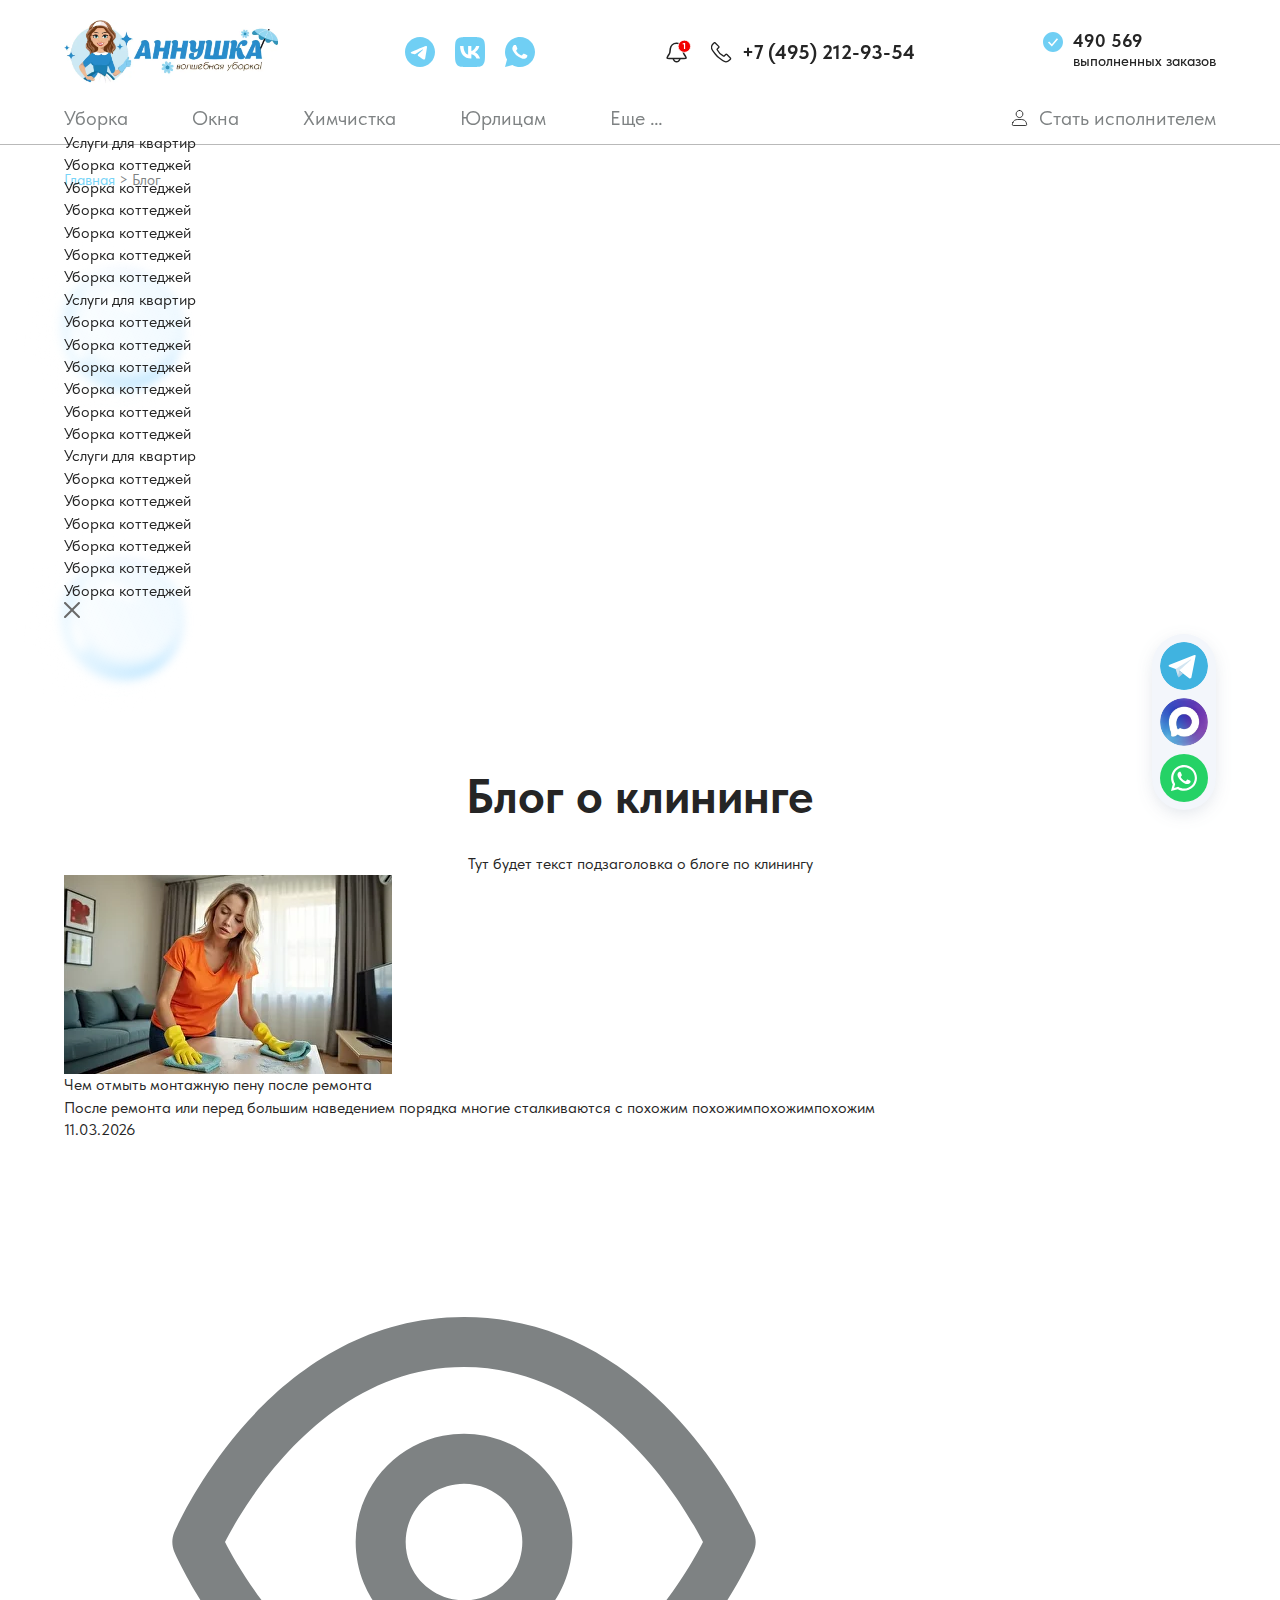
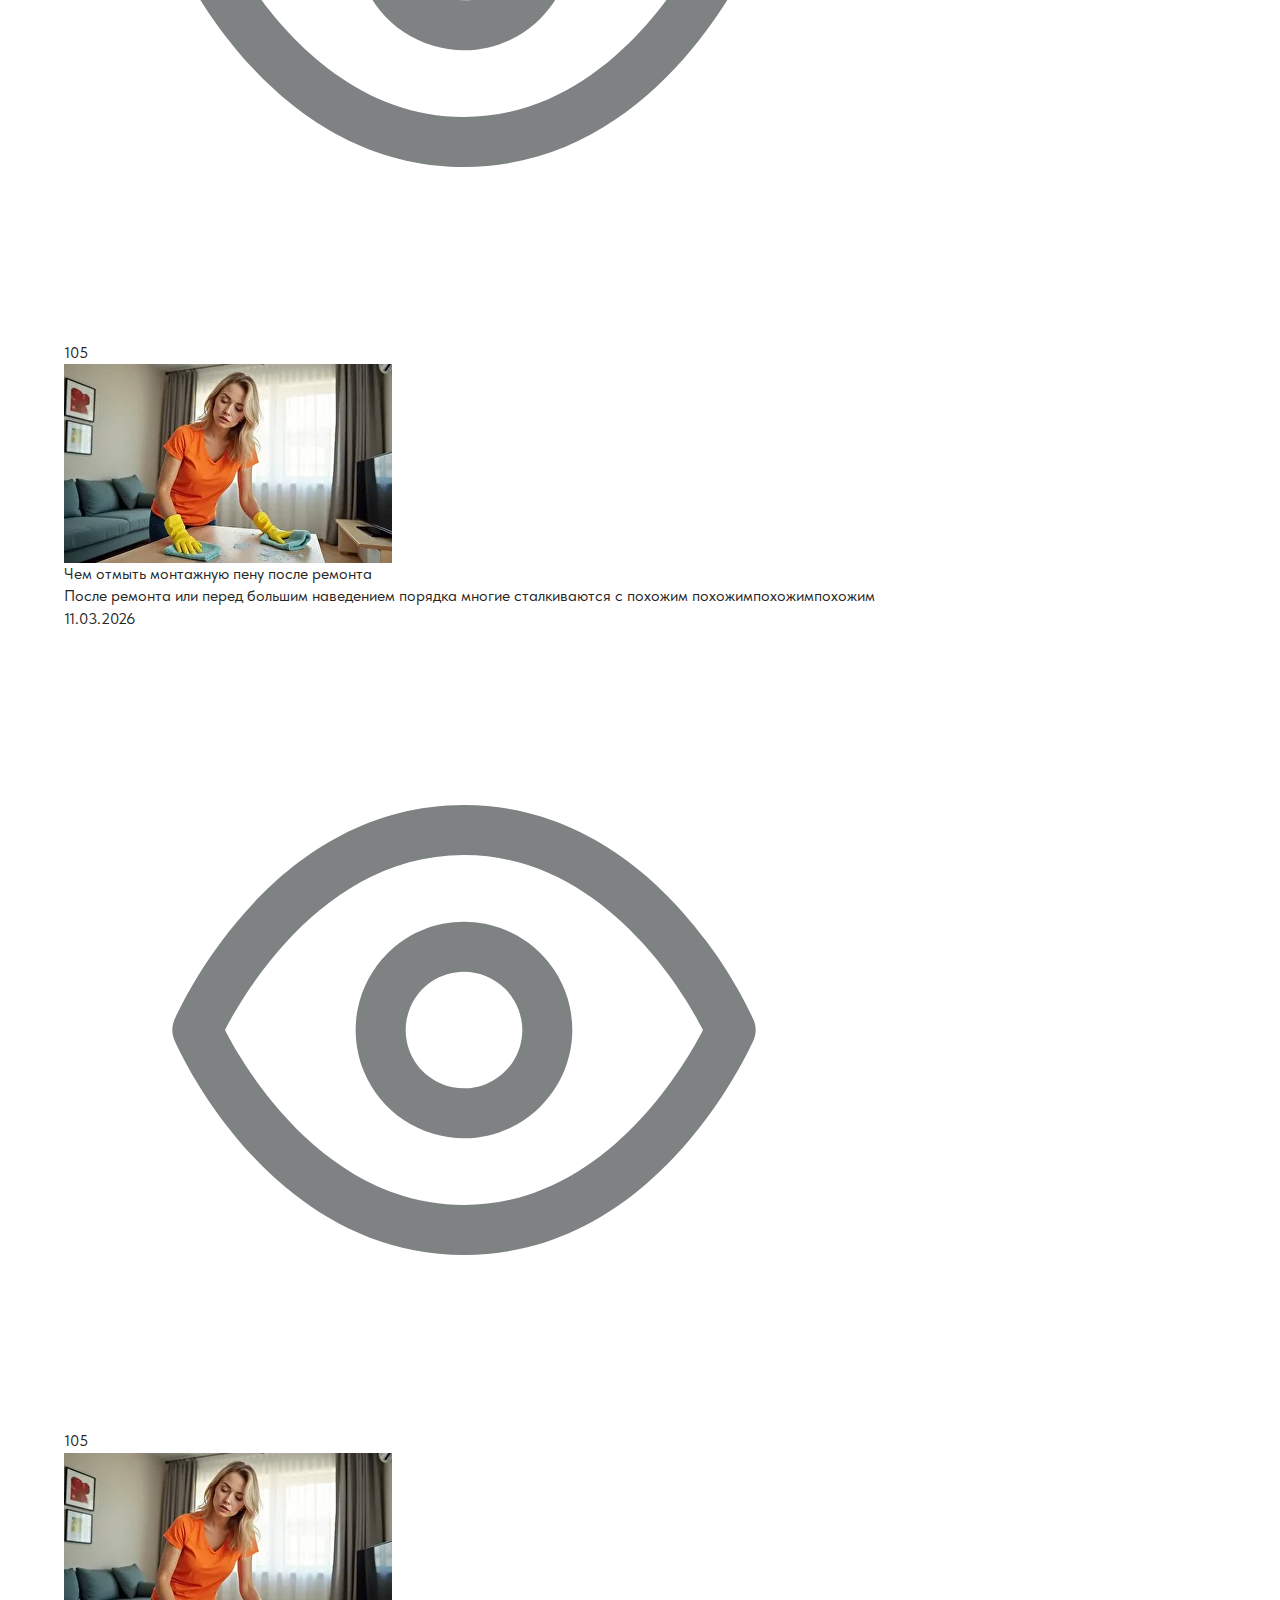
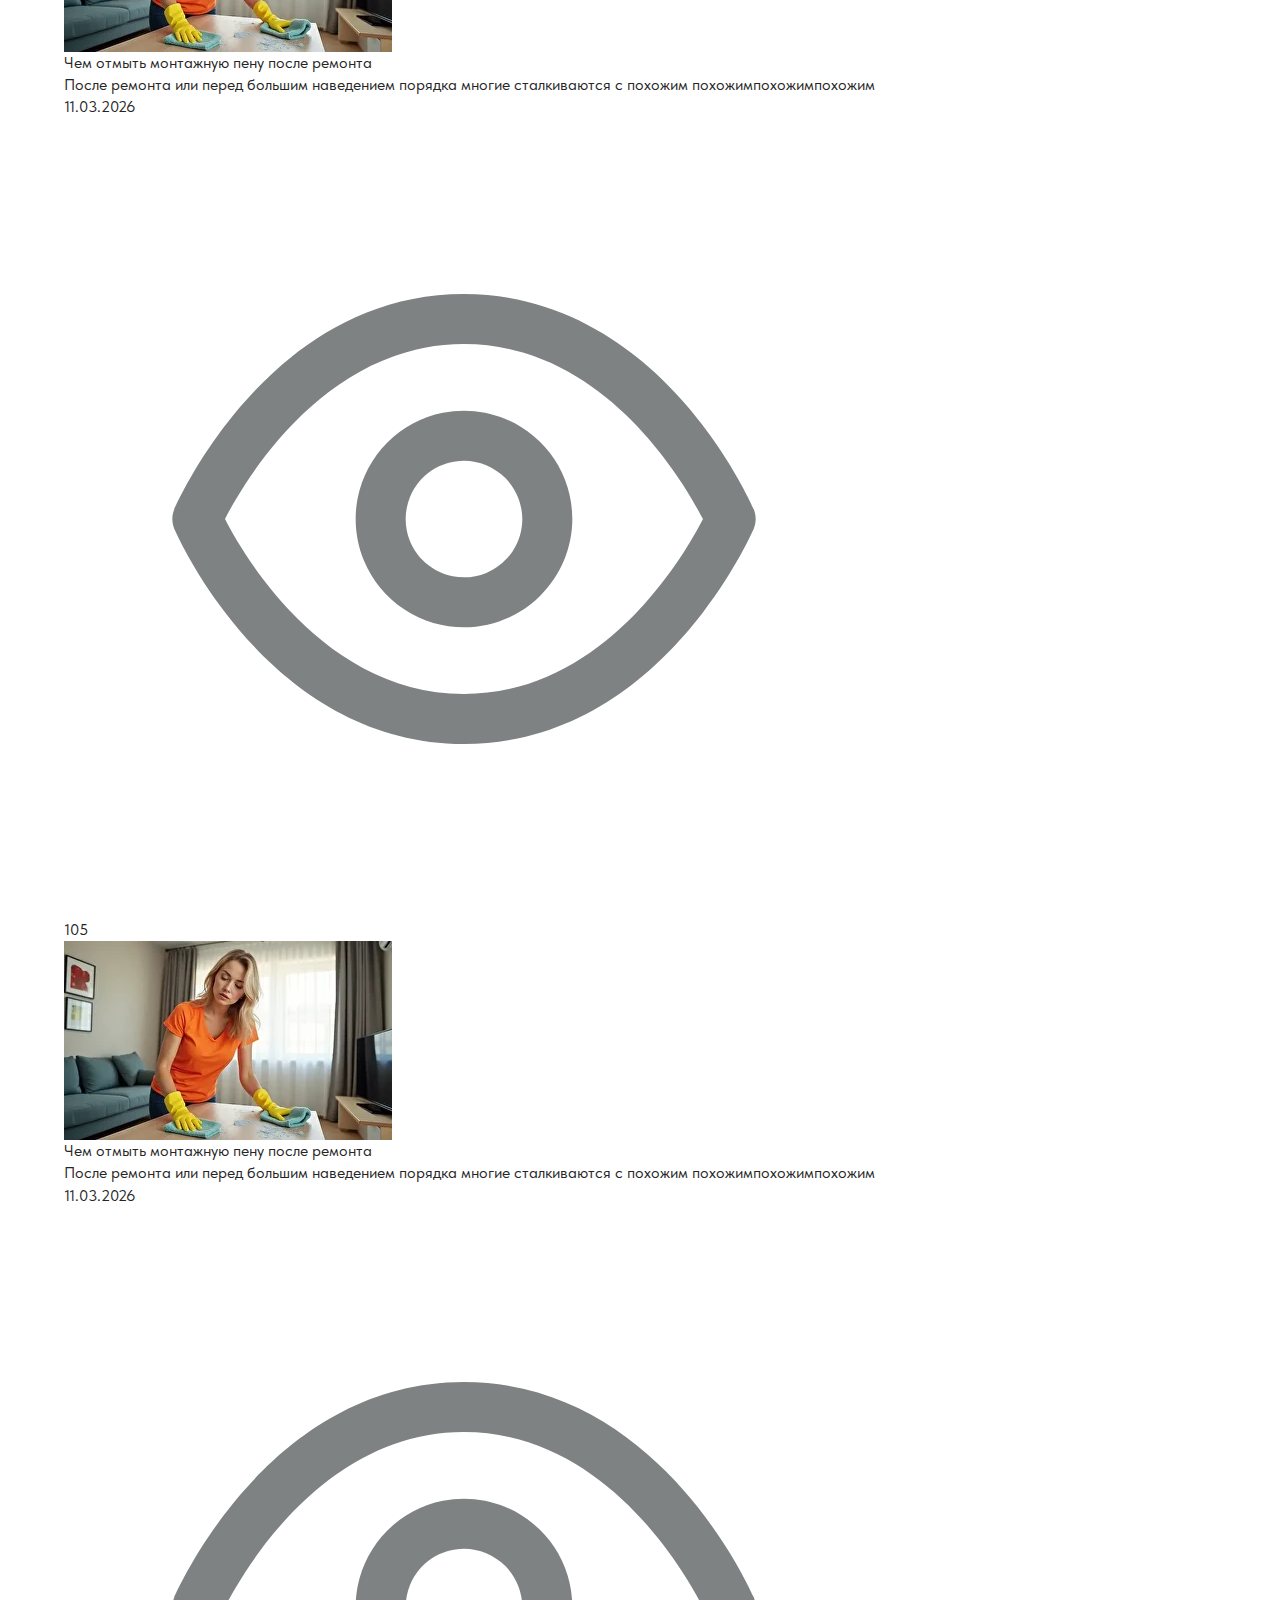
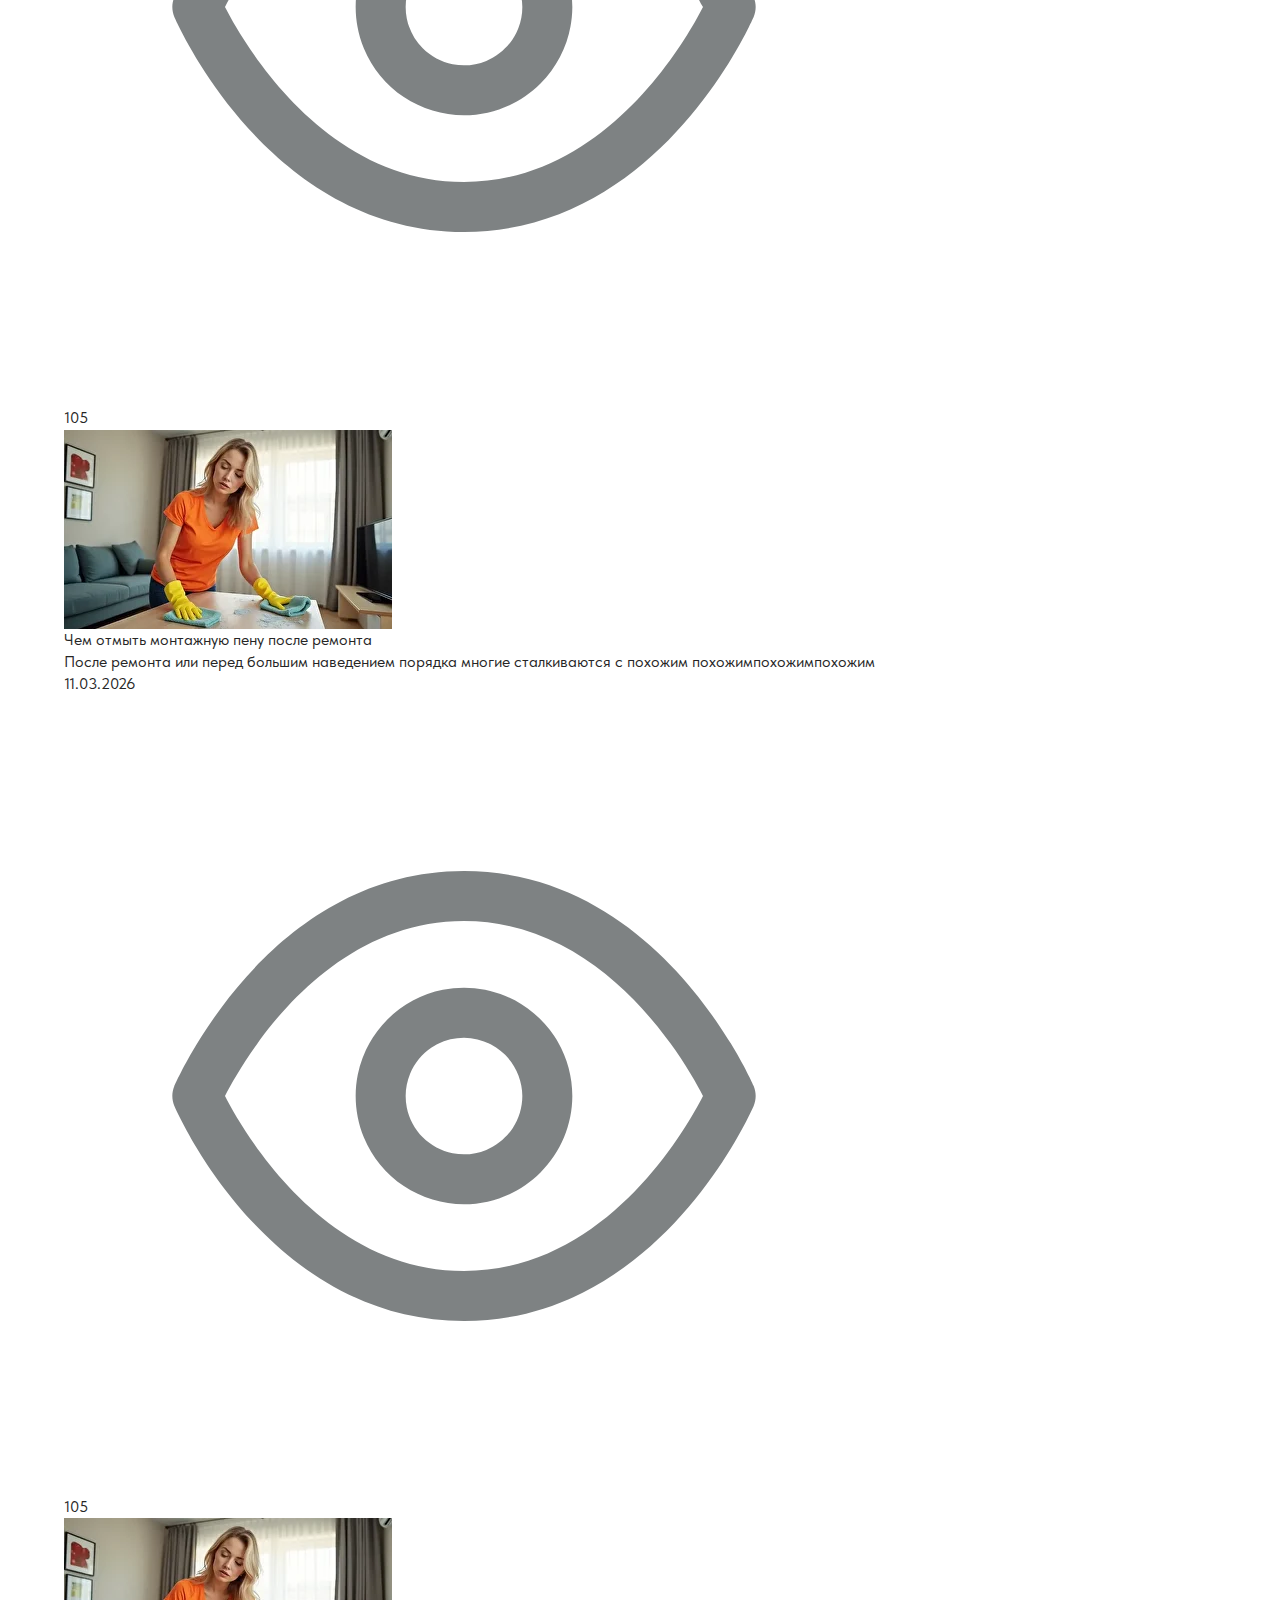
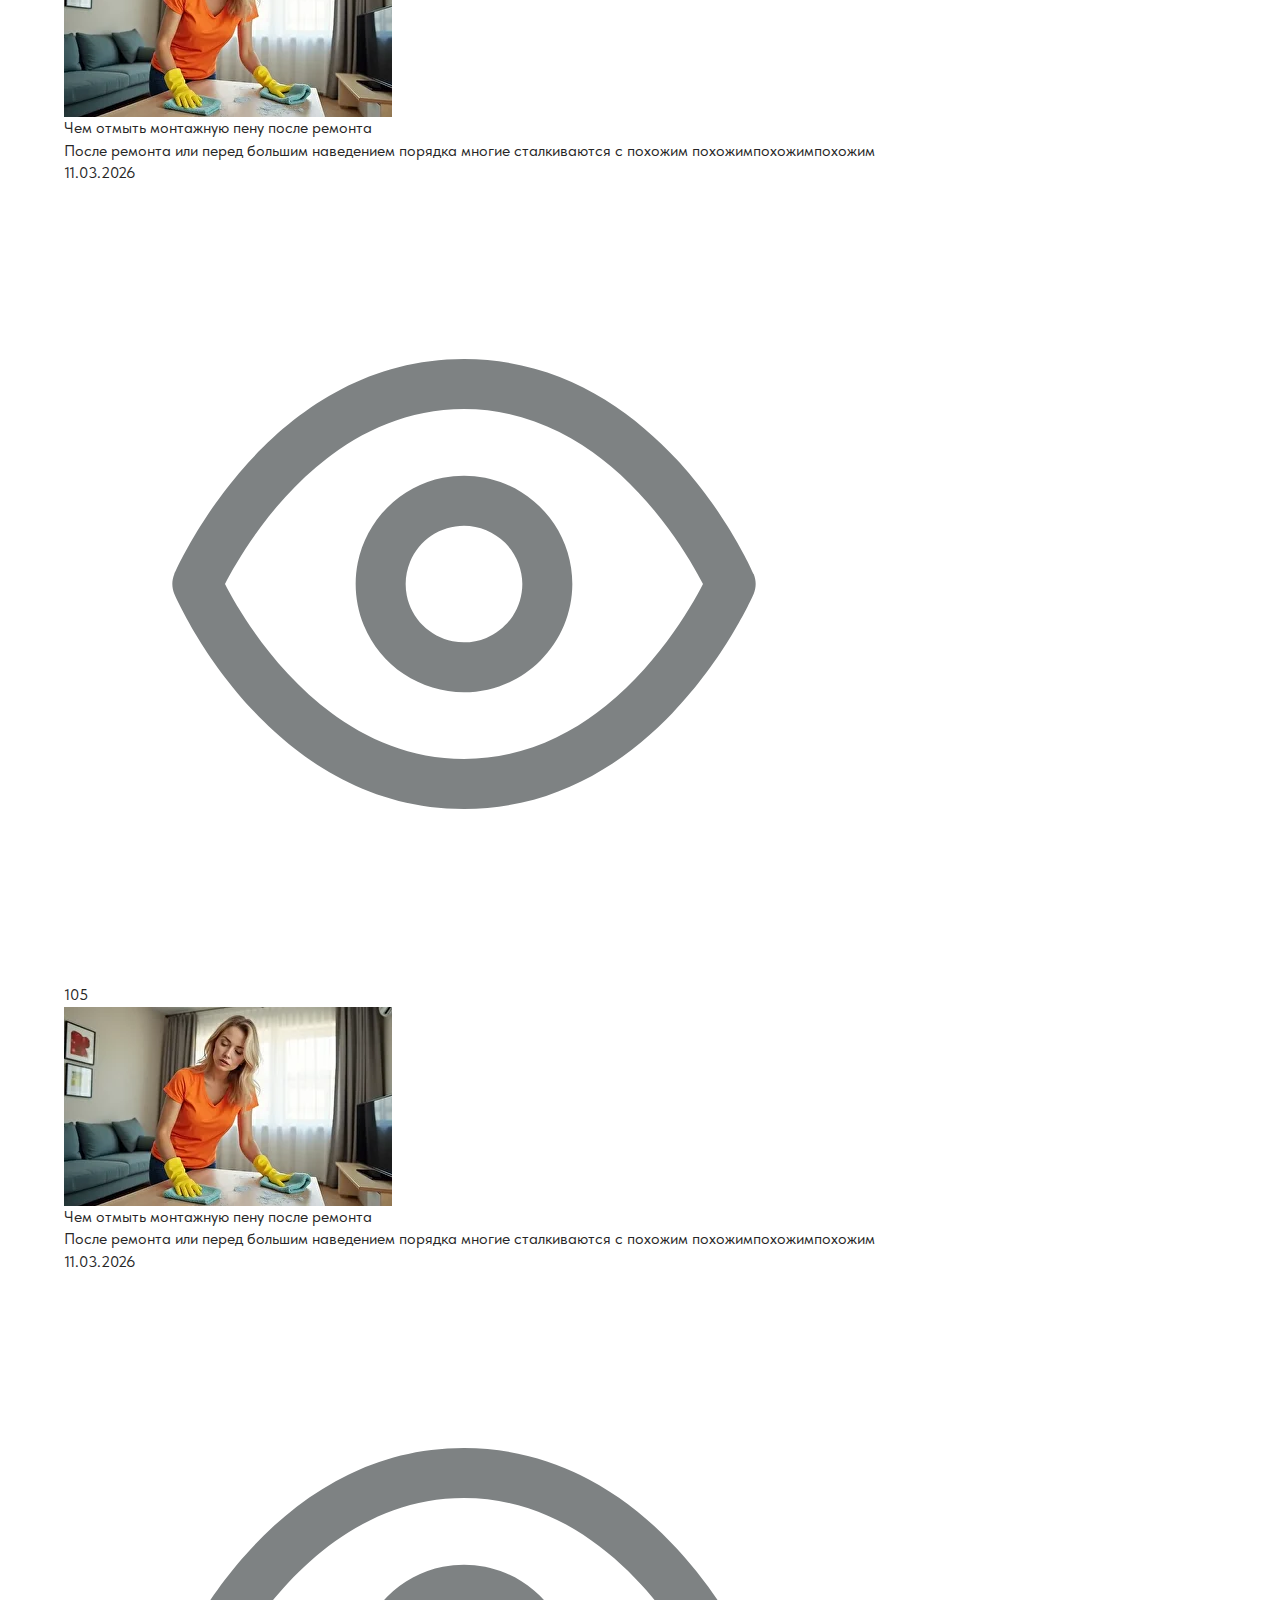
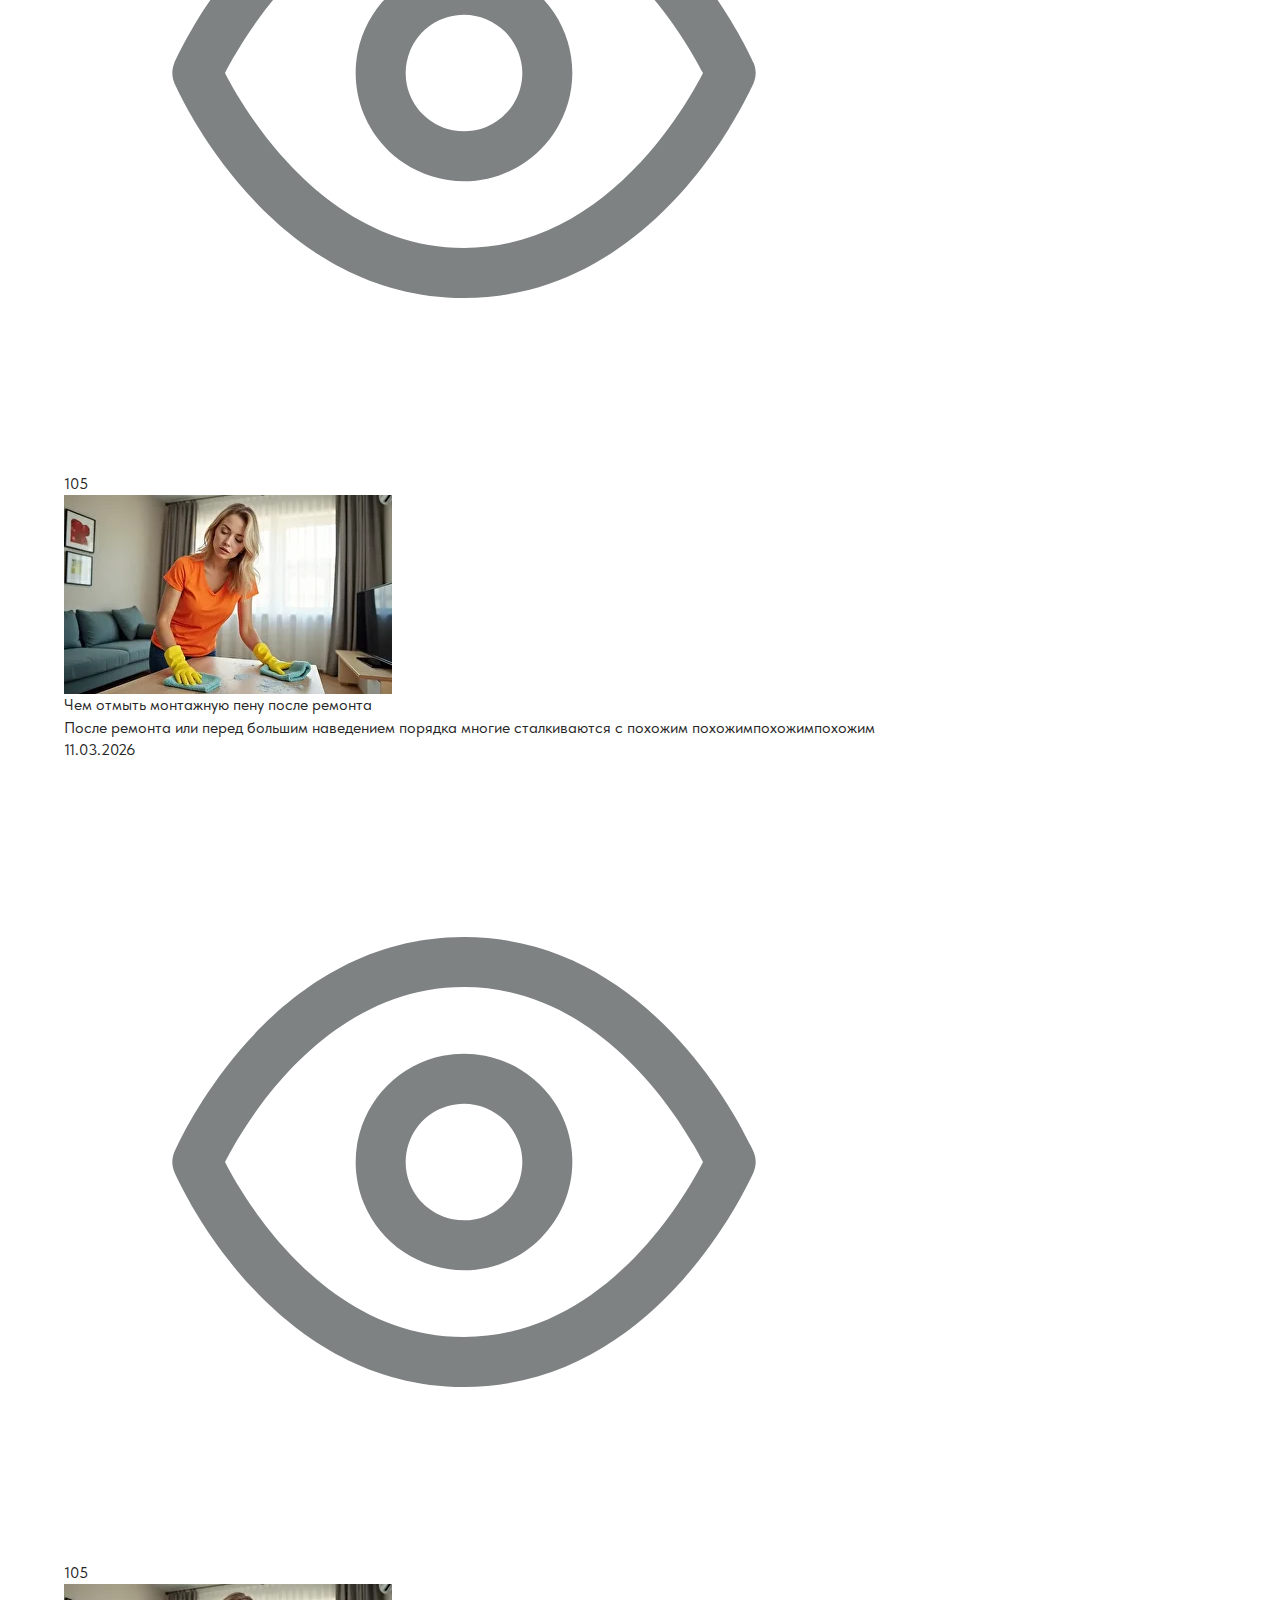
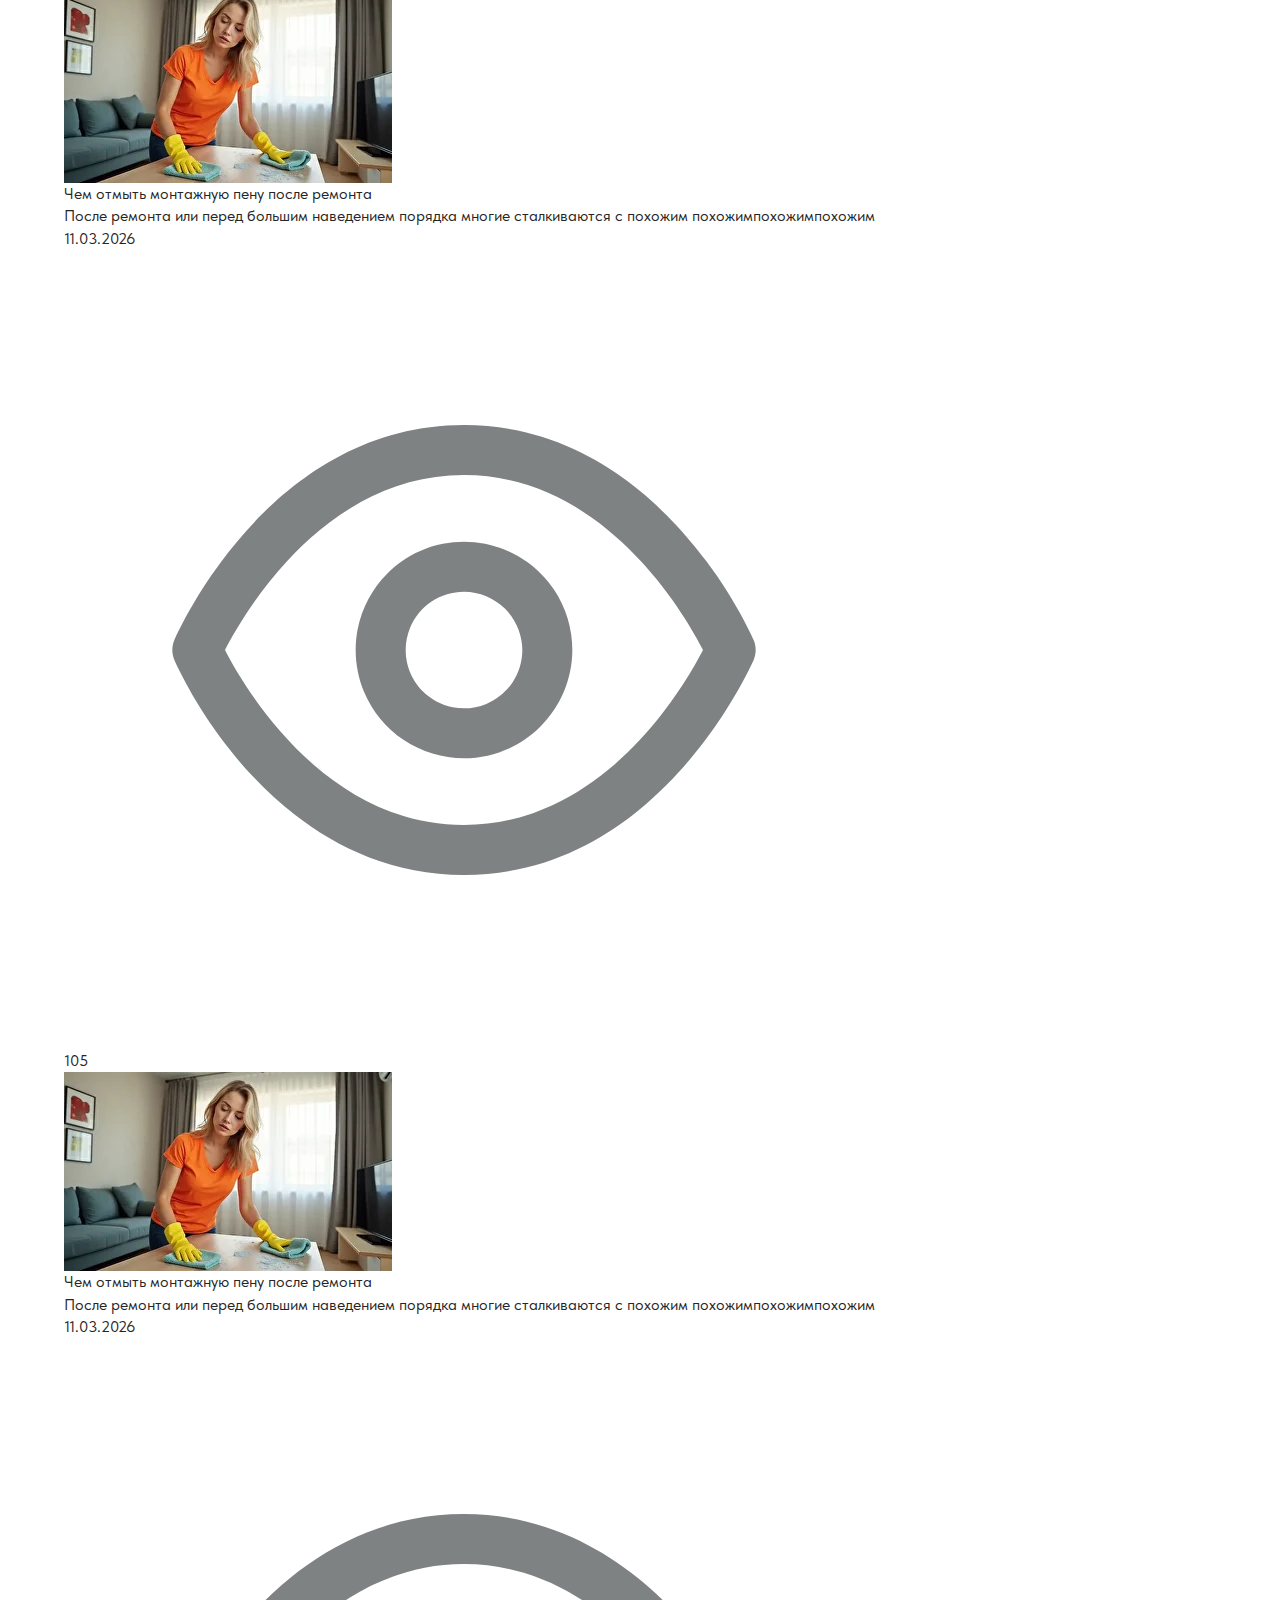
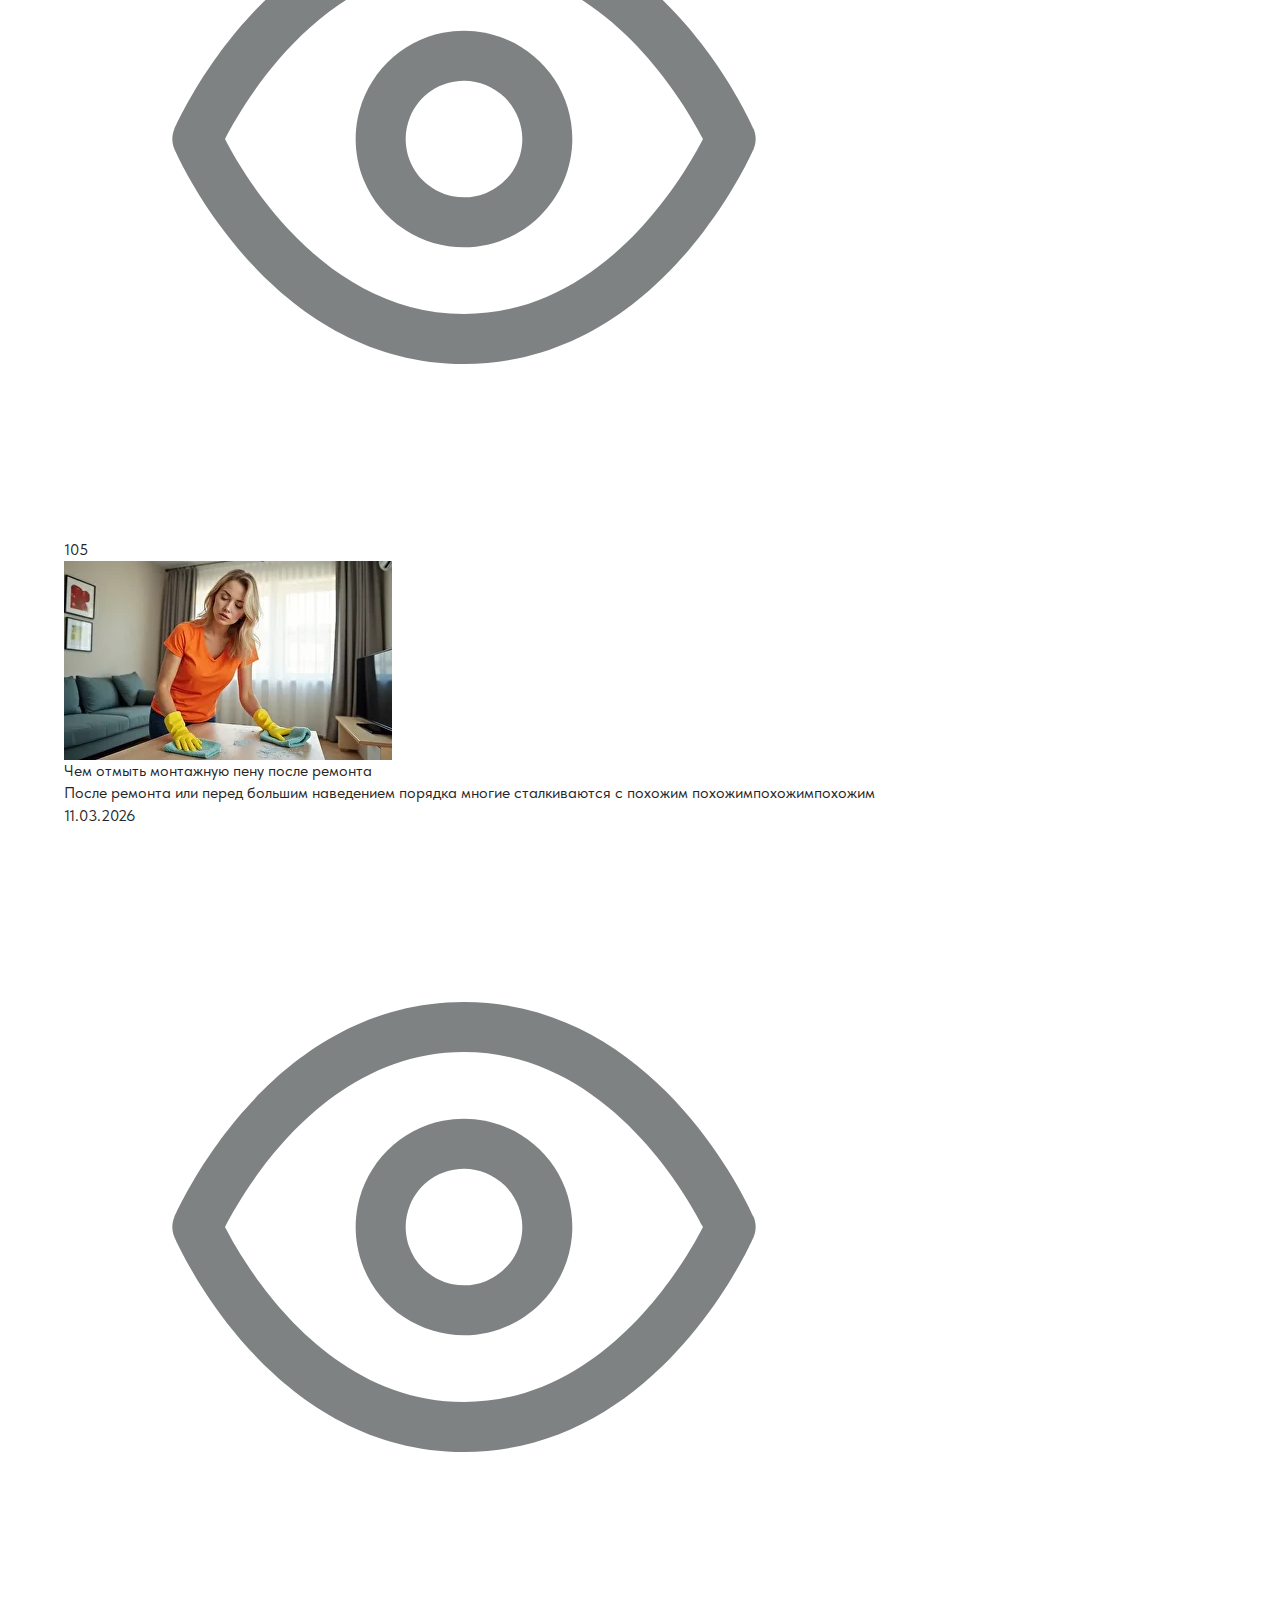
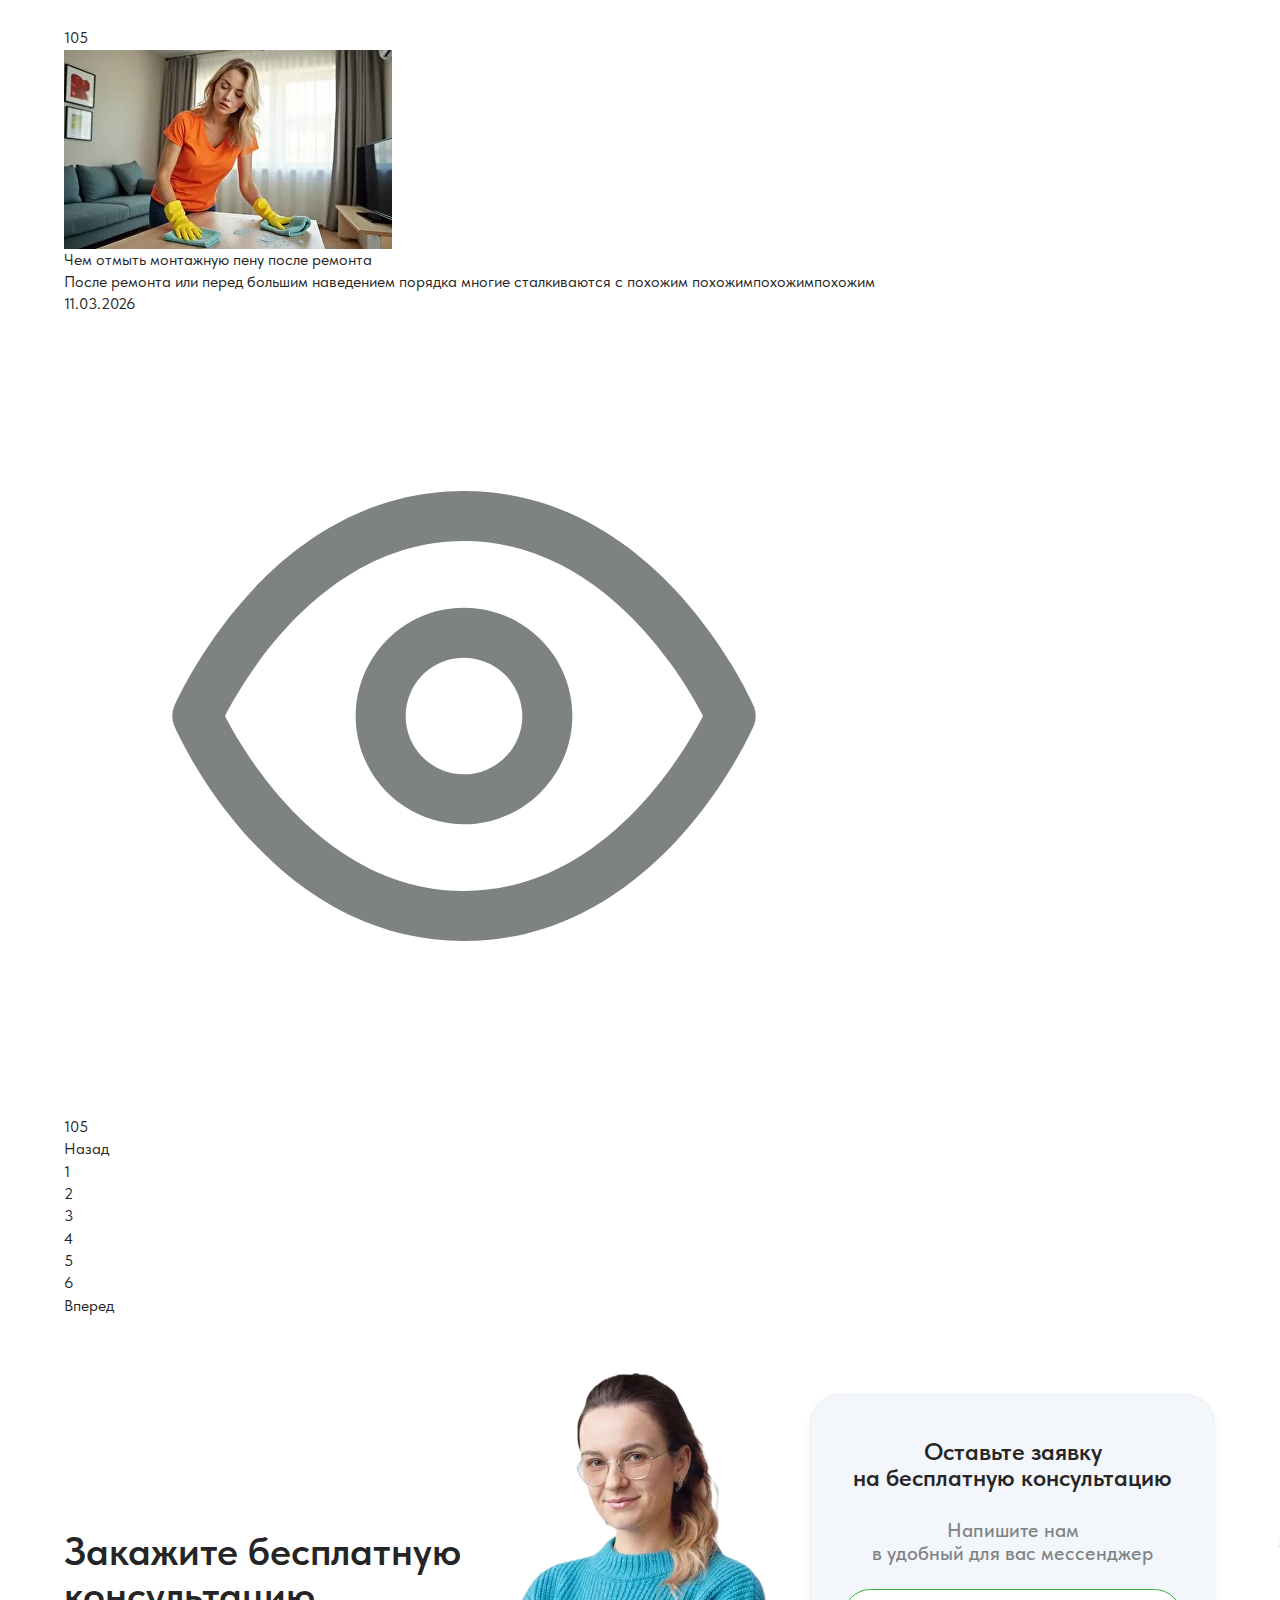
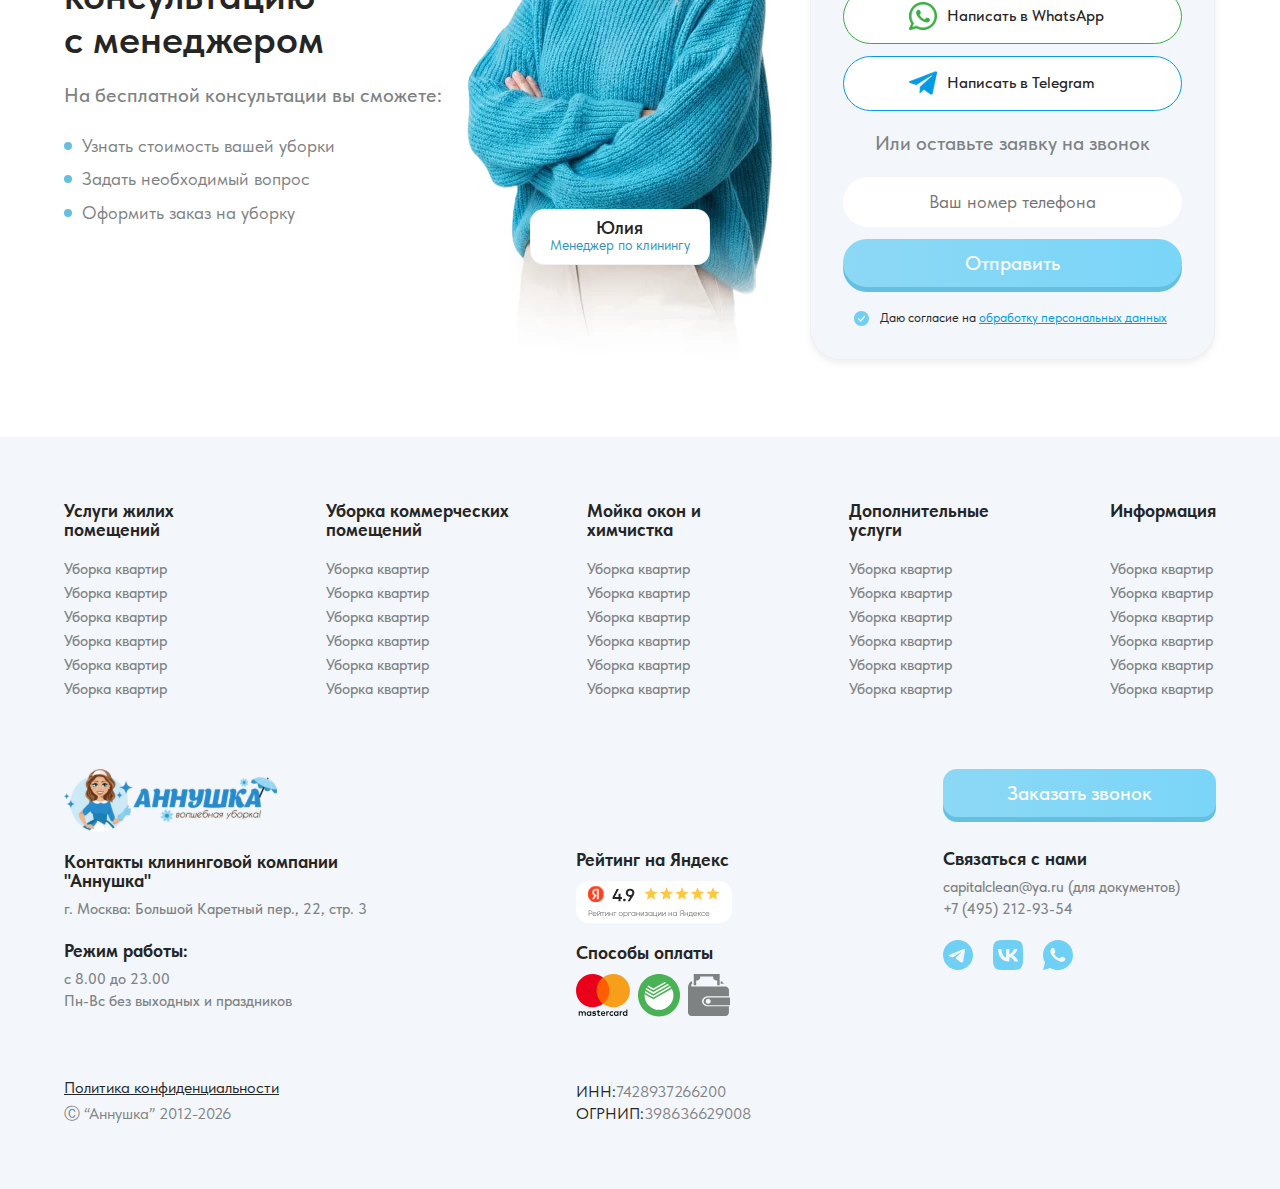
<file: blog.html>
<!doctype html>
<html lang="ru">
  <head>
    <meta charset="UTF-8" />
    <meta name="viewport" content="width=device-width, initial-scale=1.0" />
    <meta name="theme-color" content="#ffffff">
    <meta name="apple-mobile-web-app-status-bar-style" content="default">
    <meta name="viewport" content="width=device-width, initial-scale=1, viewport-fit=cover">
    <title>Клининговая компания</title>

    <link rel="stylesheet" href="assets/css/reset.css" />
    <link rel="stylesheet" href="assets/css/base.css" />
    <link rel="stylesheet" href="https://cdn.jsdelivr.net/npm/swiper@11/swiper-bundle.min.css"/>
    <link rel="stylesheet" href="assets/css/main.css">
    <link rel="stylesheet" href="assets/css/responsive.css" />

  </head>

  <body>

    <style>
      .order__check:checked + .order__check-ui {
        background: url("assets/img/check.svg") center center no-repeat;
        background-size: cover !important;
        border-color: transparent;
      }
    </style>

   <header class="header">

      <div class="container header__top">
        <!-- left: logo -->
        <a class="brand" href="#">
          <img class="brand__logo" src="assets/img/logo.webp" alt="Аннушка" />
        </a>

        <!-- center: socials -->
        <div class="header__socials" aria-label="Соцсети">
          <a class="ic" href="#" aria-label="Telegram">
            <img src="assets/img/tg-header.svg" alt="tg" />
          </a>
          <a class="ic" href="#" aria-label="VK">
            <img src="assets/img/vk-header.svg" alt="vk" />
          </a>
          <a class="ic" href="#" aria-label="WhatsApp">
            <img src="assets/img/ws-header.svg" alt="ws" />
          </a>
        </div>

        <div class="header__phone_wrapper">
          <button class="bell" aria-label="Уведомления">
            <img src="assets/img/bell-header.svg" alt="bell" />
          </button>
          <a class="header__phone" href="tel:+74952129354">
            <img class="header__phone-ic" src="assets/img/phone-header.svg" alt="phone" />
            <span>+7 (495) 212-93-54</span>
          </a>
        </div>

        <div class="header__done">
          <img class="header__done-ic" src="assets/img/check.svg" alt="check" />
          <div class="header__done-text">
            <div class="header__done-num" id="counter-number-head">1 028 987</div>
            <div class="header__done-sub">выполненных заказов</div>
          </div>
        </div>

        <div class="header-burger">
          <img src="assets/img/menu-burger.svg" alt="burger" class="header-burger-opener"> 
          <img src="assets/img/close-dropdown.svg" alt="burger" class="header-burger-close"> 
        </div>

      </div>

      <div class="container header__bottom">
        <nav class="nav" aria-label="Главное меню">
          <div class="nav__link" data-menu="cleaning">Уборка</div>
          <div class="nav__link">Окна</div>
          <a class="nav__link" href="#">Химчистка</a>
          <a class="nav__link" href="#">Юрлицам</a>
          <a class="nav__link" href="#">Еще …</a>
        </nav>

        <a class="become" href="#">
          <img class="become__ic" src="assets/img/user.svg" alt="user" />
          <span>Стать исполнителем</span>
        </a>

        
      </div>

   
      <div class="header_dropmenu" data-menu="cleaning">
        <div class="container">
          <div class="header__dropmenu-wrap">
            <div class="header_dropmenu_col">
              <ul class="header_dropmenu_col_list">
                <li class="header_dropmenu_col_li header_dropmenu_col_li-parent">
                  <a href="#">Услуги для квартир</a>
                </li>
                <li class="header_dropmenu_col_li">
                  <a href="#">Уборка коттеджей</a>
                </li>
                <li class="header_dropmenu_col_li">
                  <a href="#">Уборка коттеджей</a>
                </li>
                <li class="header_dropmenu_col_li">
                  <a href="#">Уборка коттеджей</a>
                </li>
                <li class="header_dropmenu_col_li">
                  <a href="#">Уборка коттеджей</a>
                </li>
                <li class="header_dropmenu_col_li">
                  <a href="#">Уборка коттеджей</a>
                </li>
                <li class="header_dropmenu_col_li">
                  <a href="#">Уборка коттеджей</a>
                </li>
              </ul>
            </div>
            <div class="header_dropmenu_col">
              <ul class="header_dropmenu_col_list">
                <li class="header_dropmenu_col_li header_dropmenu_col_li-parent">
                  <a href="#">Услуги для квартир</a>
                </li>
                <li class="header_dropmenu_col_li">
                  <a href="#">Уборка коттеджей</a>
                </li>
                <li class="header_dropmenu_col_li">
                  <a href="#">Уборка коттеджей</a>
                </li>
                <li class="header_dropmenu_col_li">
                  <a href="#">Уборка коттеджей</a>
                </li>
                <li class="header_dropmenu_col_li">
                  <a href="#">Уборка коттеджей</a>
                </li>
                <li class="header_dropmenu_col_li">
                  <a href="#">Уборка коттеджей</a>
                </li>
                <li class="header_dropmenu_col_li">
                  <a href="#">Уборка коттеджей</a>
                </li>
              </ul>
            </div>
            <div class="header_dropmenu_col">
              <ul class="header_dropmenu_col_list">
                <li class="header_dropmenu_col_li header_dropmenu_col_li-parent">
                  <a href="#">Услуги для квартир</a>
                </li>
                <li class="header_dropmenu_col_li">
                  <a href="#">Уборка коттеджей</a>
                </li>
                <li class="header_dropmenu_col_li">
                  <a href="#">Уборка коттеджей</a>
                </li>
                <li class="header_dropmenu_col_li">
                  <a href="#">Уборка коттеджей</a>
                </li>
                <li class="header_dropmenu_col_li">
                  <a href="#">Уборка коттеджей</a>
                </li>
                <li class="header_dropmenu_col_li">
                  <a href="#">Уборка коттеджей</a>
                </li>
                <li class="header_dropmenu_col_li">
                  <a href="#">Уборка коттеджей</a>
                </li>
              </ul>
            </div>
            <div class="close-dropdown">
              <svg xmlns="http://www.w3.org/2000/svg" width="16" height="16" fill="none" viewBox="0 0 16 16">
                <path fill="#6A6A6A" fill-rule="evenodd" d="M15.697 1.766A1.033 1.033 0 0 0 14.57.08a1.03 1.03 0 0 0-.336.224L8 6.539 1.766.303A1.035 1.035 0 1 0 .303 1.766L6.539 8 .303 14.234a1.035 1.035 0 0 0 1.463 1.463L8 9.461l6.235 6.236a1.034 1.034 0 0 0 1.462-1.463L9.46 8l6.236-6.234Z" clip-rule="evenodd"/>
              </svg>
            </div>
          </div>
        </div>
      </div>

   

    </header>

      

    <main>

        <div class="mob-menu">
            <div class="mob-menu-wrapper">
            <nav class="mobile-nav" aria-label="Мобильное меню">
                <div class="mobile-nav__list">

                <!-- Пункт с вложенностью -->
                <div class="mobile-nav__item">
                    <button class="mobile-nav__toggle" type="button" aria-expanded="false">
                    <span class="mobile-nav__title">Услуги для квартир</span>
                    <span class="mobile-nav__icon" aria-hidden="true">
                        <img src="assets/img/arrow-nav.svg" alt="arrow">
                    </span>
                    </button>

                    <div class="mobile-nav__body">
                    <div class="mobile-nav__content">
                        <a href="#" class="mobile-nav__sublink">Поддерживающая уборка</a>
                        <a href="#" class="mobile-nav__sublink">Генеральная уборка</a>
                        <a href="#" class="mobile-nav__sublink">Мытье окон</a>
                        <a href="#" class="mobile-nav__sublink">Химчистка мебели</a>
                    </div>
                    </div>
                </div>

                <!-- Пункт с вложенностью -->
                <div class="mobile-nav__item">
                    <button class="mobile-nav__toggle" type="button" aria-expanded="false">
                    <span class="mobile-nav__title">Услуги для офиса</span>
                    <span class="mobile-nav__icon" aria-hidden="true">
                        <img src="assets/img/arrow-nav.svg" alt="arrow">
                    </span>
                    </button>

                    <div class="mobile-nav__body">
                    <div class="mobile-nav__content">
                        <a href="#" class="mobile-nav__sublink">Ежедневная уборка</a>
                        <a href="#" class="mobile-nav__sublink">Уборка после ремонта</a>
                        <a href="#" class="mobile-nav__sublink">Мытье фасадов</a>
                        <a href="#" class="mobile-nav__sublink">Обслуживание офисов</a>
                    </div>
                    </div>
                </div>

                <!-- Пункт без вложенности: сразу ссылка -->
                <div class="mobile-nav__item">
                    <a class="mobile-nav__link" href="#">
                    <span class="mobile-nav__title">Цены</span>
                    </a>
                </div>

                <!-- Пункт без вложенности: сразу ссылка -->
                <div class="mobile-nav__item">
                    <a class="mobile-nav__link" href="#">
                    <span class="mobile-nav__title">Контакты</span>
                    </a>
                </div>

                <!-- Пункт с вложенностью -->
                <div class="mobile-nav__item">
                    <button class="mobile-nav__toggle active" type="button" aria-expanded="true">
                    <span class="mobile-nav__title">О нас</span>
                    <span class="mobile-nav__icon" aria-hidden="true">
                        <img src="assets/img/arrow-nav.svg" alt="arrow">
                    </span>
                    </button>

                    <div class="mobile-nav__body" style="max-height: 500px;">
                    <div class="mobile-nav__content">
                        <a href="#" class="mobile-nav__sublink">Контакты</a>
                        <a href="#" class="mobile-nav__sublink">О компании</a>
                        <a href="#" class="mobile-nav__sublink">Отзывы</a>
                        <a href="#" class="mobile-nav__sublink">Вакансии</a>
                        <a href="#" class="mobile-nav__sublink">Блог</a>
                        <a href="#" class="mobile-nav__sublink">Вопросы и ответы</a>
                        <a href="#" class="mobile-nav__sublink">О компании</a>
                        <a href="#" class="mobile-nav__sublink">Отзывы</a>
                        <a href="#" class="mobile-nav__sublink">Вакансии</a>
                        <a href="#" class="mobile-nav__sublink">Блог</a>
                        <a href="#" class="mobile-nav__sublink">Вопросы и ответы</a>
                    </div>
                    </div>
                </div>

                </div>
            </nav>
            
            <div class="header__socials" aria-label="Соцсети">
                <a class="ic" href="#" aria-label="Telegram">
                <img src="assets/img/tg-header.svg" alt="tg" />
                </a>
                <a class="ic" href="#" aria-label="VK">
                <img src="assets/img/vk-header.svg" alt="vk" />
                </a>
                <a class="ic" href="#" aria-label="WhatsApp">
                <img src="assets/img/ws-header.svg" alt="ws" />
                </a>
            </div>
            </div>
        </div>

        <!-- Modal contact -->
        <div class="modal" id="contact-modal" aria-hidden="true">
            <div class="modal__overlay" data-modal-close></div>

            <div class="modal__dialog" role="dialog" aria-modal="true" aria-labelledby="myModalTitle">
            <button class="modal__close" type="button" aria-label="Закрыть" data-modal-close>
                <img src="assets/img/close-modal.svg" alt="close">
            </button>

            <div class="modal-content-wrap">
                <h2>Оформите заявку</h2>
                <form class="modal-form">
                <input class="modal__input" type="text" name="phone" placeholder="Фамилия и имя">
                <input class="modal__input" type="tel" name="tel" placeholder="Номер телефона">
                <input class="modal__input" type="email" name="email" placeholder="Электронная почта">

                <label class="order__consent">
                    <input class="order__check" type="checkbox" checked="">
                    <span class="order__check-ui" aria-hidden="true"></span>
                    <span class="order__consent-text">
                    Даю согласие на <a href="#">обработку персональных данных</a>
                    </span>
                </label>
                <button class="btn-def rounded" type="submit"><span>Отправить</span></button>
                </form>
            </div>
            </div>
        </div>

        <div class="fixed-connects">
            <div class="fixed-connects-btn fixed-connects-btn-tg">
            <a href="#">
                <img src="assets/img/tg-round.svg" alt="tg">
            </a>
            </div>
            <div class="fixed-connects-btn fixed-connects-btn-max">
            <a href="#">
                <img src="assets/img/max-round.webp" alt="max">
            </a>
            </div>
            <div class="fixed-connects-btn fixed-connects-btn-wa">
            <a href="#">
                <img src="assets/img/wa-round.svg" alt="wa">
            </a>
            </div>
        </div>

        <div class="fixed-phone" data-modal-open="contact-modal">
            <img src="assets/img/phone-fixed.svg" alt="phone">
        </div>
        
        <!--Page filter-->
        <div class="page-filter"></div>

        <div class="container">
            <div class="breadcrumbs">
                <li class="link"><a href="index.html">Главная</a></li>
                <div class="breadcrums-devider">></div>
                <li class="current">Блог</li>
            </div>
        </div>

        <div class="prices-page blog-page">
            <img src="assets/img/blog-dec-1.svg" alt="dec" class="blog-page-dec-1">
            <img src="assets/img/blog-dec-2.svg" alt="dec" class="blog-page-dec-2">
            <div class="container">
                <h1 class="page-title center blog-page-title">
                    Блог о клининге
                </h1>
                <p class="sub center">Тут будет текст подзаголовка о блоге по клинингу</p>
                <div class="blog-items-wrap">
                    <div class="blog-item">
                        <a href="#">
                            <div class="blog-item-img">
                                <img src="assets/img/blog-img.webp" alt="blog">
                            </div>
                        </a>
                        <div class="blog-item-text">
                            <div class="blog-item-title">
                                <a href="#">Чем отмыть монтажную пену после ремонта</a>
                            </div>
                            <div class="blog-item-desc">
                                <p>После ремонта или перед большим наведением порядка многие сталкиваются с похожим похожимпохожимпохожим</p>
                            </div>
                            <div class="blog-item-lower">
                                <div class="blog-item-date">
                                    11.03.2026
                                </div>
                                <div class="blog-item-views">
                                    <img src="assets/img/blog-view.svg" alt="view">
                                    <span>105</span>
                                </div>
                            </div>
                        </div>
                    </div>
                    <div class="blog-item">
                        <a href="#">
                            <div class="blog-item-img">
                                <img src="assets/img/blog-img.webp" alt="blog">
                            </div>
                        </a>
                        <div class="blog-item-text">
                            <div class="blog-item-title">
                                <a href="#">Чем отмыть монтажную пену после ремонта</a>
                            </div>
                            <div class="blog-item-desc">
                                <p>После ремонта или перед большим наведением порядка многие сталкиваются с похожим похожимпохожимпохожим</p>
                            </div>
                            <div class="blog-item-lower">
                                <div class="blog-item-date">
                                    11.03.2026
                                </div>
                                <div class="blog-item-views">
                                    <img src="assets/img/blog-view.svg" alt="view">
                                    <span>105</span>
                                </div>
                            </div>
                        </div>
                    </div>
                    <div class="blog-item">
                        <a href="#">
                            <div class="blog-item-img">
                                <img src="assets/img/blog-img.webp" alt="blog">
                            </div>
                        </a>
                        <div class="blog-item-text">
                            <div class="blog-item-title">
                                <a href="#">Чем отмыть монтажную пену после ремонта</a>
                            </div>
                            <div class="blog-item-desc">
                                <p>После ремонта или перед большим наведением порядка многие сталкиваются с похожим похожимпохожимпохожим</p>
                            </div>
                            <div class="blog-item-lower">
                                <div class="blog-item-date">
                                    11.03.2026
                                </div>
                                <div class="blog-item-views">
                                    <img src="assets/img/blog-view.svg" alt="view">
                                    <span>105</span>
                                </div>
                            </div>
                        </div>
                    </div>
                    <div class="blog-item">
                        <a href="#">
                            <div class="blog-item-img">
                                <img src="assets/img/blog-img.webp" alt="blog">
                            </div>
                        </a>
                        <div class="blog-item-text">
                            <div class="blog-item-title">
                                <a href="#">Чем отмыть монтажную пену после ремонта</a>
                            </div>
                            <div class="blog-item-desc">
                                <p>После ремонта или перед большим наведением порядка многие сталкиваются с похожим похожимпохожимпохожим</p>
                            </div>
                            <div class="blog-item-lower">
                                <div class="blog-item-date">
                                    11.03.2026
                                </div>
                                <div class="blog-item-views">
                                    <img src="assets/img/blog-view.svg" alt="view">
                                    <span>105</span>
                                </div>
                            </div>
                        </div>
                    </div>
                    <div class="blog-item">
                        <a href="#">
                            <div class="blog-item-img">
                                <img src="assets/img/blog-img.webp" alt="blog">
                            </div>
                        </a>
                        <div class="blog-item-text">
                            <div class="blog-item-title">
                                <a href="#">Чем отмыть монтажную пену после ремонта</a>
                            </div>
                            <div class="blog-item-desc">
                                <p>После ремонта или перед большим наведением порядка многие сталкиваются с похожим похожимпохожимпохожим</p>
                            </div>
                            <div class="blog-item-lower">
                                <div class="blog-item-date">
                                    11.03.2026
                                </div>
                                <div class="blog-item-views">
                                    <img src="assets/img/blog-view.svg" alt="view">
                                    <span>105</span>
                                </div>
                            </div>
                        </div>
                    </div>
                    <div class="blog-item">
                        <a href="#">
                            <div class="blog-item-img">
                                <img src="assets/img/blog-img.webp" alt="blog">
                            </div>
                        </a>
                        <div class="blog-item-text">
                            <div class="blog-item-title">
                                <a href="#">Чем отмыть монтажную пену после ремонта</a>
                            </div>
                            <div class="blog-item-desc">
                                <p>После ремонта или перед большим наведением порядка многие сталкиваются с похожим похожимпохожимпохожим</p>
                            </div>
                            <div class="blog-item-lower">
                                <div class="blog-item-date">
                                    11.03.2026
                                </div>
                                <div class="blog-item-views">
                                    <img src="assets/img/blog-view.svg" alt="view">
                                    <span>105</span>
                                </div>
                            </div>
                        </div>
                    </div>
                    <div class="blog-item">
                        <a href="#">
                            <div class="blog-item-img">
                                <img src="assets/img/blog-img.webp" alt="blog">
                            </div>
                        </a>
                        <div class="blog-item-text">
                            <div class="blog-item-title">
                                <a href="#">Чем отмыть монтажную пену после ремонта</a>
                            </div>
                            <div class="blog-item-desc">
                                <p>После ремонта или перед большим наведением порядка многие сталкиваются с похожим похожимпохожимпохожим</p>
                            </div>
                            <div class="blog-item-lower">
                                <div class="blog-item-date">
                                    11.03.2026
                                </div>
                                <div class="blog-item-views">
                                    <img src="assets/img/blog-view.svg" alt="view">
                                    <span>105</span>
                                </div>
                            </div>
                        </div>
                    </div>
                    <div class="blog-item">
                        <a href="#">
                            <div class="blog-item-img">
                                <img src="assets/img/blog-img.webp" alt="blog">
                            </div>
                        </a>
                        <div class="blog-item-text">
                            <div class="blog-item-title">
                                <a href="#">Чем отмыть монтажную пену после ремонта</a>
                            </div>
                            <div class="blog-item-desc">
                                <p>После ремонта или перед большим наведением порядка многие сталкиваются с похожим похожимпохожимпохожим</p>
                            </div>
                            <div class="blog-item-lower">
                                <div class="blog-item-date">
                                    11.03.2026
                                </div>
                                <div class="blog-item-views">
                                    <img src="assets/img/blog-view.svg" alt="view">
                                    <span>105</span>
                                </div>
                            </div>
                        </div>
                    </div>
                    <div class="blog-item">
                        <a href="#">
                            <div class="blog-item-img">
                                <img src="assets/img/blog-img.webp" alt="blog">
                            </div>
                        </a>
                        <div class="blog-item-text">
                            <div class="blog-item-title">
                                <a href="#">Чем отмыть монтажную пену после ремонта</a>
                            </div>
                            <div class="blog-item-desc">
                                <p>После ремонта или перед большим наведением порядка многие сталкиваются с похожим похожимпохожимпохожим</p>
                            </div>
                            <div class="blog-item-lower">
                                <div class="blog-item-date">
                                    11.03.2026
                                </div>
                                <div class="blog-item-views">
                                    <img src="assets/img/blog-view.svg" alt="view">
                                    <span>105</span>
                                </div>
                            </div>
                        </div>
                    </div>
                    <div class="blog-item">
                        <a href="#">
                            <div class="blog-item-img">
                                <img src="assets/img/blog-img.webp" alt="blog">
                            </div>
                        </a>
                        <div class="blog-item-text">
                            <div class="blog-item-title">
                                <a href="#">Чем отмыть монтажную пену после ремонта</a>
                            </div>
                            <div class="blog-item-desc">
                                <p>После ремонта или перед большим наведением порядка многие сталкиваются с похожим похожимпохожимпохожим</p>
                            </div>
                            <div class="blog-item-lower">
                                <div class="blog-item-date">
                                    11.03.2026
                                </div>
                                <div class="blog-item-views">
                                    <img src="assets/img/blog-view.svg" alt="view">
                                    <span>105</span>
                                </div>
                            </div>
                        </div>
                    </div>
                    <div class="blog-item">
                        <a href="#">
                            <div class="blog-item-img">
                                <img src="assets/img/blog-img.webp" alt="blog">
                            </div>
                        </a>
                        <div class="blog-item-text">
                            <div class="blog-item-title">
                                <a href="#">Чем отмыть монтажную пену после ремонта</a>
                            </div>
                            <div class="blog-item-desc">
                                <p>После ремонта или перед большим наведением порядка многие сталкиваются с похожим похожимпохожимпохожим</p>
                            </div>
                            <div class="blog-item-lower">
                                <div class="blog-item-date">
                                    11.03.2026
                                </div>
                                <div class="blog-item-views">
                                    <img src="assets/img/blog-view.svg" alt="view">
                                    <span>105</span>
                                </div>
                            </div>
                        </div>
                    </div>
                    <div class="blog-item">
                        <a href="#">
                            <div class="blog-item-img">
                                <img src="assets/img/blog-img.webp" alt="blog">
                            </div>
                        </a>
                        <div class="blog-item-text">
                            <div class="blog-item-title">
                                <a href="#">Чем отмыть монтажную пену после ремонта</a>
                            </div>
                            <div class="blog-item-desc">
                                <p>После ремонта или перед большим наведением порядка многие сталкиваются с похожим похожимпохожимпохожим</p>
                            </div>
                            <div class="blog-item-lower">
                                <div class="blog-item-date">
                                    11.03.2026
                                </div>
                                <div class="blog-item-views">
                                    <img src="assets/img/blog-view.svg" alt="view">
                                    <span>105</span>
                                </div>
                            </div>
                        </div>
                    </div>
                </div>

                <div class="reviews-page-items-nav">
                        <div class="reviews-page-items-nav-prev">
                            <a href="#">Назад</a>
                        </div>
                        <div class="reviews-page-items-nav-nums">
                            <div class="reviews-page-items-nav-num active">
                                <a href="#">1</a>
                            </div>
                            <div class="reviews-page-items-nav-num">
                                <a href="#">2</a>
                            </div>
                            <div class="reviews-page-items-nav-num">
                                <a href="#">3</a>
                            </div>
                            <div class="reviews-page-items-nav-num">
                                <a href="#">4</a>
                            </div>
                            <div class="reviews-page-items-nav-num">
                                <a href="#">5</a>
                            </div>
                            <div class="reviews-page-items-nav-num">
                                <a href="#">6</a>
                            </div>
                        </div>
                        <div class="reviews-page-items-nav-next">
                            <a href="#">Вперед</a>
                        </div>
                    </div>
                
            </div>
        </div>
        
      

        <!-- Order -->
        <section class="order">
            <div class="order__inner container">
            <img src="assets/img/order-dec-1.webp" alt="order-dec" class="order-dec-1">
            <img src="assets/img/order-dec-2.webp" alt="order-dec" class="order-dec-2">
            <!-- Left -->
            <div class="order__left">
                <h2 class="order__title">
                Закажите бесплатную<br />
                консультацию<br />
                с менеджером
                </h2>

                <p class="order__subtitle">На бесплатной консультации вы сможете:</p>

                <ul class="order__list">
                <li class="order__item">Узнать стоимость вашей уборки</li>
                <li class="order__item">Задать необходимый вопрос</li>
                <li class="order__item">Оформить заказ на уборку</li>
                </ul>
            </div>

            <!-- Middle (image) -->
            <div class="order__media" aria-hidden="true">
                <img class="order__img" src="assets/img/manager.webp" alt="Менеджер" />

                <div class="order__badge">
                <div class="order__badge-name">Юлия</div>
                <div class="order__badge-role">Менеджер по клинингу</div>
                </div>
            </div>

            <!-- Right (card) -->
            <div class="order__card">
                <h3 class="order__card-title">
                Оставьте заявку<br />
                на бесплатную консультацию
                </h3>

                <p class="order__card-subtitle">
                Напишите нам<br />
                в удобный для вас мессенджер
                </p>

                <div class="order__actions">
                <a class="order__btn order__btn--wa" href="#" role="button">
                    <span class="order__btn-ic" aria-hidden="true">
                    <!-- WhatsApp icon -->
                    <img src="assets/img/wa.svg" alt="wa">
                    </span>
                    <span class="order__btn-txt">Написать в WhatsApp</span>
                </a>

                <a class="order__btn order__btn--tg" href="#" role="button">
                    <span class="order__btn-ic" aria-hidden="true">
                    <!-- Telegram icon -->
                    <img src="assets/img/tg.svg" alt="tg">
                    </span>
                    <span class="order__btn-txt">Написать в Telegram</span>
                </a>
                </div>

                <div class="order__divider">Или оставьте заявку на звонок</div>

                <form class="order__form" action="#" method="post">
                <label class="order__field">
                    <span class="order__sr">Ваш номер телефона</span>
                    <input class="order__input" type="tel" name="phone" placeholder="Ваш номер телефона" />
                </label>

                <button class="btn-def rounded" type="submit"><span>Отправить</span></button>

                <label class="order__consent">
                    <input class="order__check" type="checkbox" checked />
                    <span class="order__check-ui" aria-hidden="true"></span>
                    <span class="order__consent-text">
                    Даю согласие на <a href="#">обработку персональных данных</a>
                    </span>
                </label>
                </form>
            </div>
            </div>
        </section>



    </main>

    <!-- FOOTER -->
    <footer class="footer">
      <div class="container">
        <div class="footer-top-cols">
          <div class="footer-col">
            <div class="footer-col-title">Услуги жилих помещений</div>
            <a href="#">Уборка квартир</a>
            <a href="#">Уборка квартир</a>
            <a href="#">Уборка квартир</a>
            <a href="#">Уборка квартир</a>
            <a href="#">Уборка квартир</a>
            <a href="#">Уборка квартир</a>
          </div>
          <div class="footer-col">
            <div class="footer-col-title">Уборка коммерческих помещений</div>
            <a href="#">Уборка квартир</a>
            <a href="#">Уборка квартир</a>
            <a href="#">Уборка квартир</a>
            <a href="#">Уборка квартир</a>
            <a href="#">Уборка квартир</a>
            <a href="#">Уборка квартир</a>
          </div>
          <div class="footer-col">
            <div class="footer-col-title">Мойка окон и химчистка</div>
            <a href="#">Уборка квартир</a>
            <a href="#">Уборка квартир</a>
            <a href="#">Уборка квартир</a>
            <a href="#">Уборка квартир</a>
            <a href="#">Уборка квартир</a>
            <a href="#">Уборка квартир</a>
          </div>
          <div class="footer-col">
            <div class="footer-col-title">Дополнительные услуги</div>
            <a href="#">Уборка квартир</a>
            <a href="#">Уборка квартир</a>
            <a href="#">Уборка квартир</a>
            <a href="#">Уборка квартир</a>
            <a href="#">Уборка квартир</a>
            <a href="#">Уборка квартир</a>
          </div>
          <div class="footer-col">
            <div class="footer-col-title">Информация</div>
            <a href="#">Уборка квартир</a>
            <a href="#">Уборка квартир</a>
            <a href="#">Уборка квартир</a>
            <a href="#">Уборка квартир</a>
            <a href="#">Уборка квартир</a>
            <a href="#">Уборка квартир</a>
          </div>
        </div>
        <div class="footer-items">
          <div class="footer-item">
            <img src="assets/img/footer-logo.svg" alt="logo" class="footer-logo">
            <div class="footer-cont-item">
              <div class="footer-cont-item-title">Контакты клининговой компании "Аннушка"</div>
              <span>г. Москва: Большой Каретный пер., 22, стр. 3</span>
            </div>
            <div class="footer-cont-item">
              <div class="footer-cont-item-title">Режим работы:</div>
              <span>с 8.00 до 23.00 <br>
              Пн-Вс без выходных и праздников
              </span>
            </div>
            <div class="footer-policy">
              <a href="#">Политика конфиденциальности</a>
              <p>Ⓒ “Аннушка” 2012-2026</p>
            </div>
          </div>
          <div class="footer-item footer-item-mid">
            <div class="footer-ya-wrap">
              <div class="footer-mid-item-title">Рейтинг на Яндекс</div>
              <img src="assets/img/footer-ya-review.svg" alt="ya" class="footer-ya-rev">
            </div>
            <div class="footer-pays">
              <div div class="footer-mid-item-title">Способы оплаты</div>
              <div class="footer-pays-items">
                <img src="assets/img/mastercard.svg" alt="mastercard">
                <img src="assets/img/sber.svg" alt="sber">
                <img src="assets/img/wallet.svg" alt="wallet">
              </div>
            </div>
            <div class="footer-codes">
              <div class="footer-code-item">
                ИНН:<span>7428937266200</span>
              </div>
              <div class="footer-code-item">
                ОГРНИП:<span>398636629008</span>
              </div>
            </div>
          </div>
          <div class="footer-item">
            <button class="btn-def footer-c-btn gradi">
              <span>Заказать звонок</span>
              </button>
              <div class="footer-cont-item">
                <div class="footer-cont-item-title">Связаться с нами</div>
                <span>capitalclean@ya.ru (для документов)<br>
                <a href="">+7 (495) 212-93-54</a>
                </span>
              </div>
              <div class="header__socials" aria-label="Соцсети">
                <a class="ic" href="#" aria-label="Telegram">
                  <img src="assets/img/tg-header.svg" alt="tg">
                </a>
                <a class="ic" href="#" aria-label="VK">
                  <img src="assets/img/vk-header.svg" alt="vk">
                </a>
                <a class="ic" href="#" aria-label="WhatsApp">
                  <img src="assets/img/ws-header.svg" alt="ws">
                </a>
                <button class="btn-def footer-c-btn footer-c-btn-mob gradi">
                  <span>Заказать звонок</span>
                </button>
              </div>
          </div>
          <div class="footer-item-mob">
            <div class="footer-codes">
              <div class="footer-code-item">
                ИНН:<span>7428937266200</span>
              </div>
              <div class="footer-code-item">
                ОГРНИП:<span>398636629008</span>
              </div>
            </div>
            <div class="footer-policy">
              <a href="#">Политика конфиденциальности</a>
              <p>Ⓒ “Аннушка” 2012-2026</p>
            </div>
          </div>
        </div>
      </div>
    </footer>



    <script src="assets/js/main.js"></script>
    <script src="https://cdn.jsdelivr.net/npm/swiper@11/swiper-bundle.min.js"></script>
    <script src="assets/js/sliders.js"></script>
  </body>
</html>
</file>
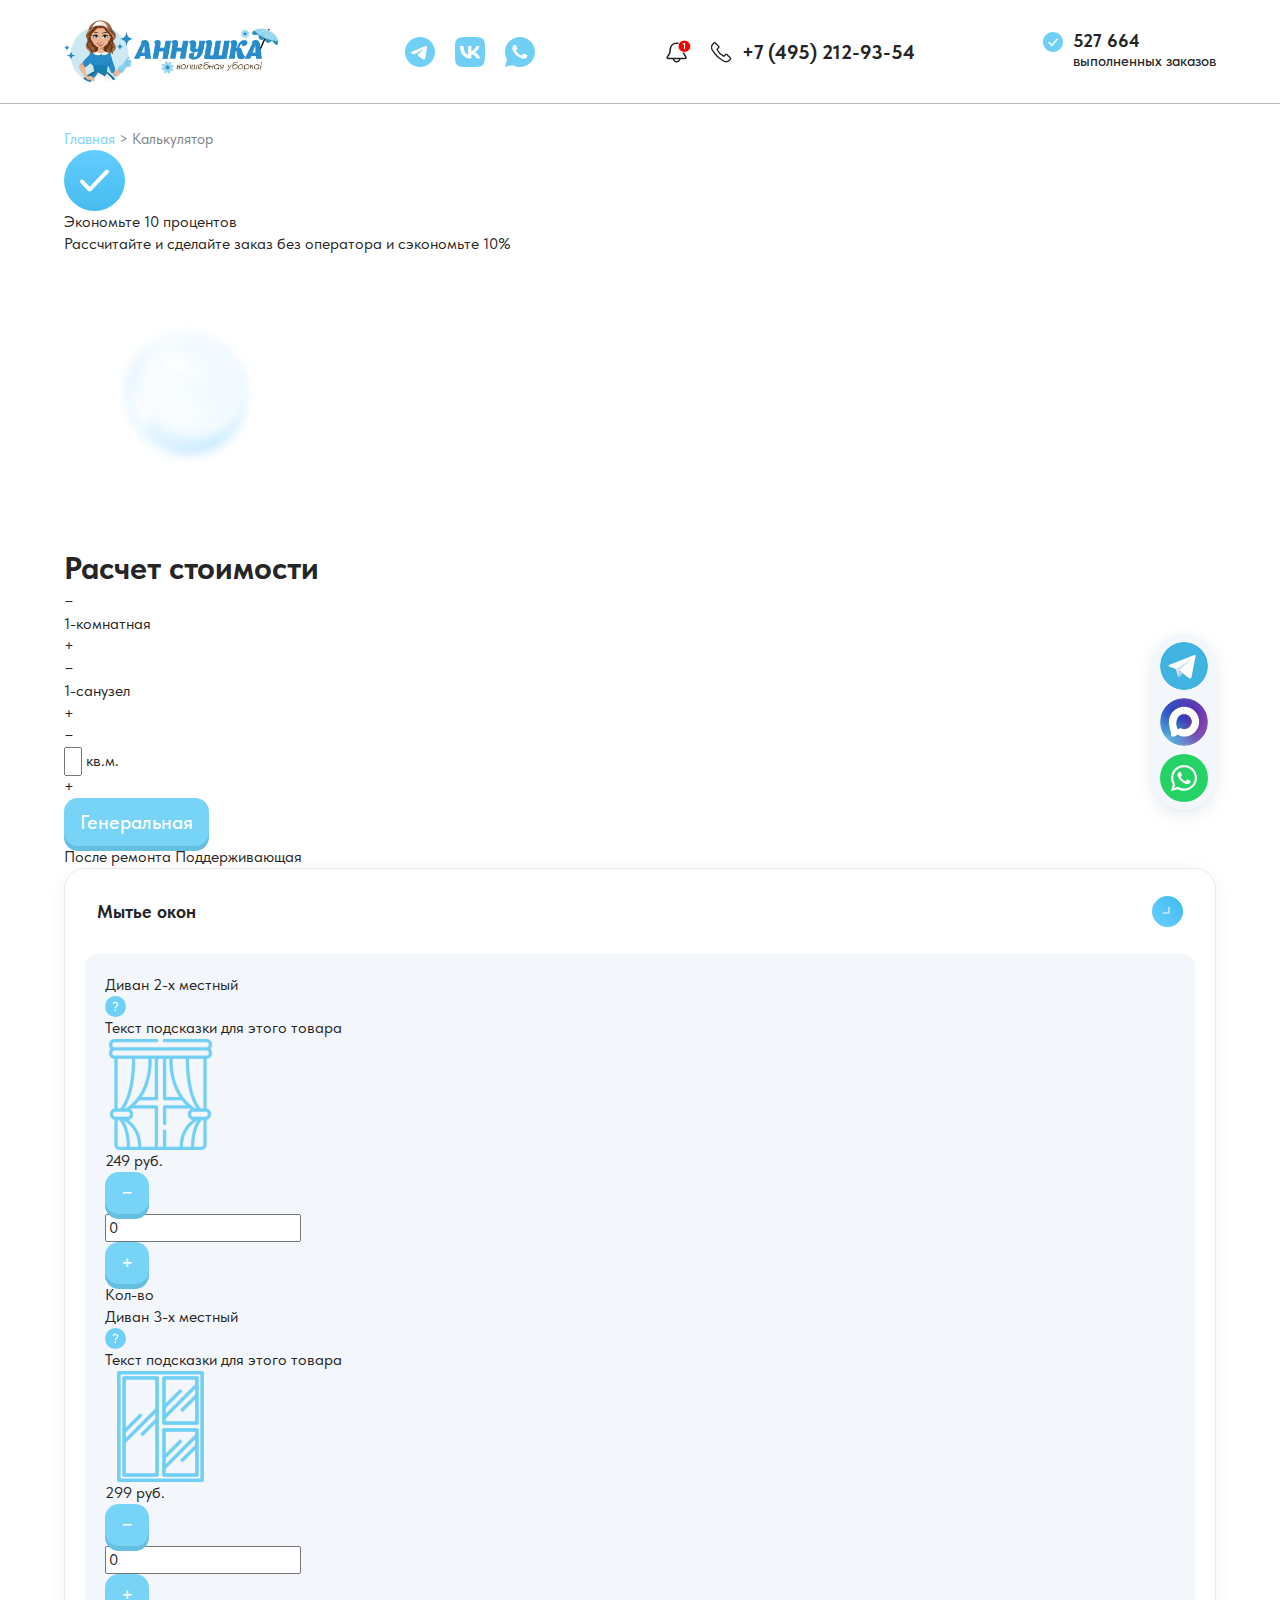
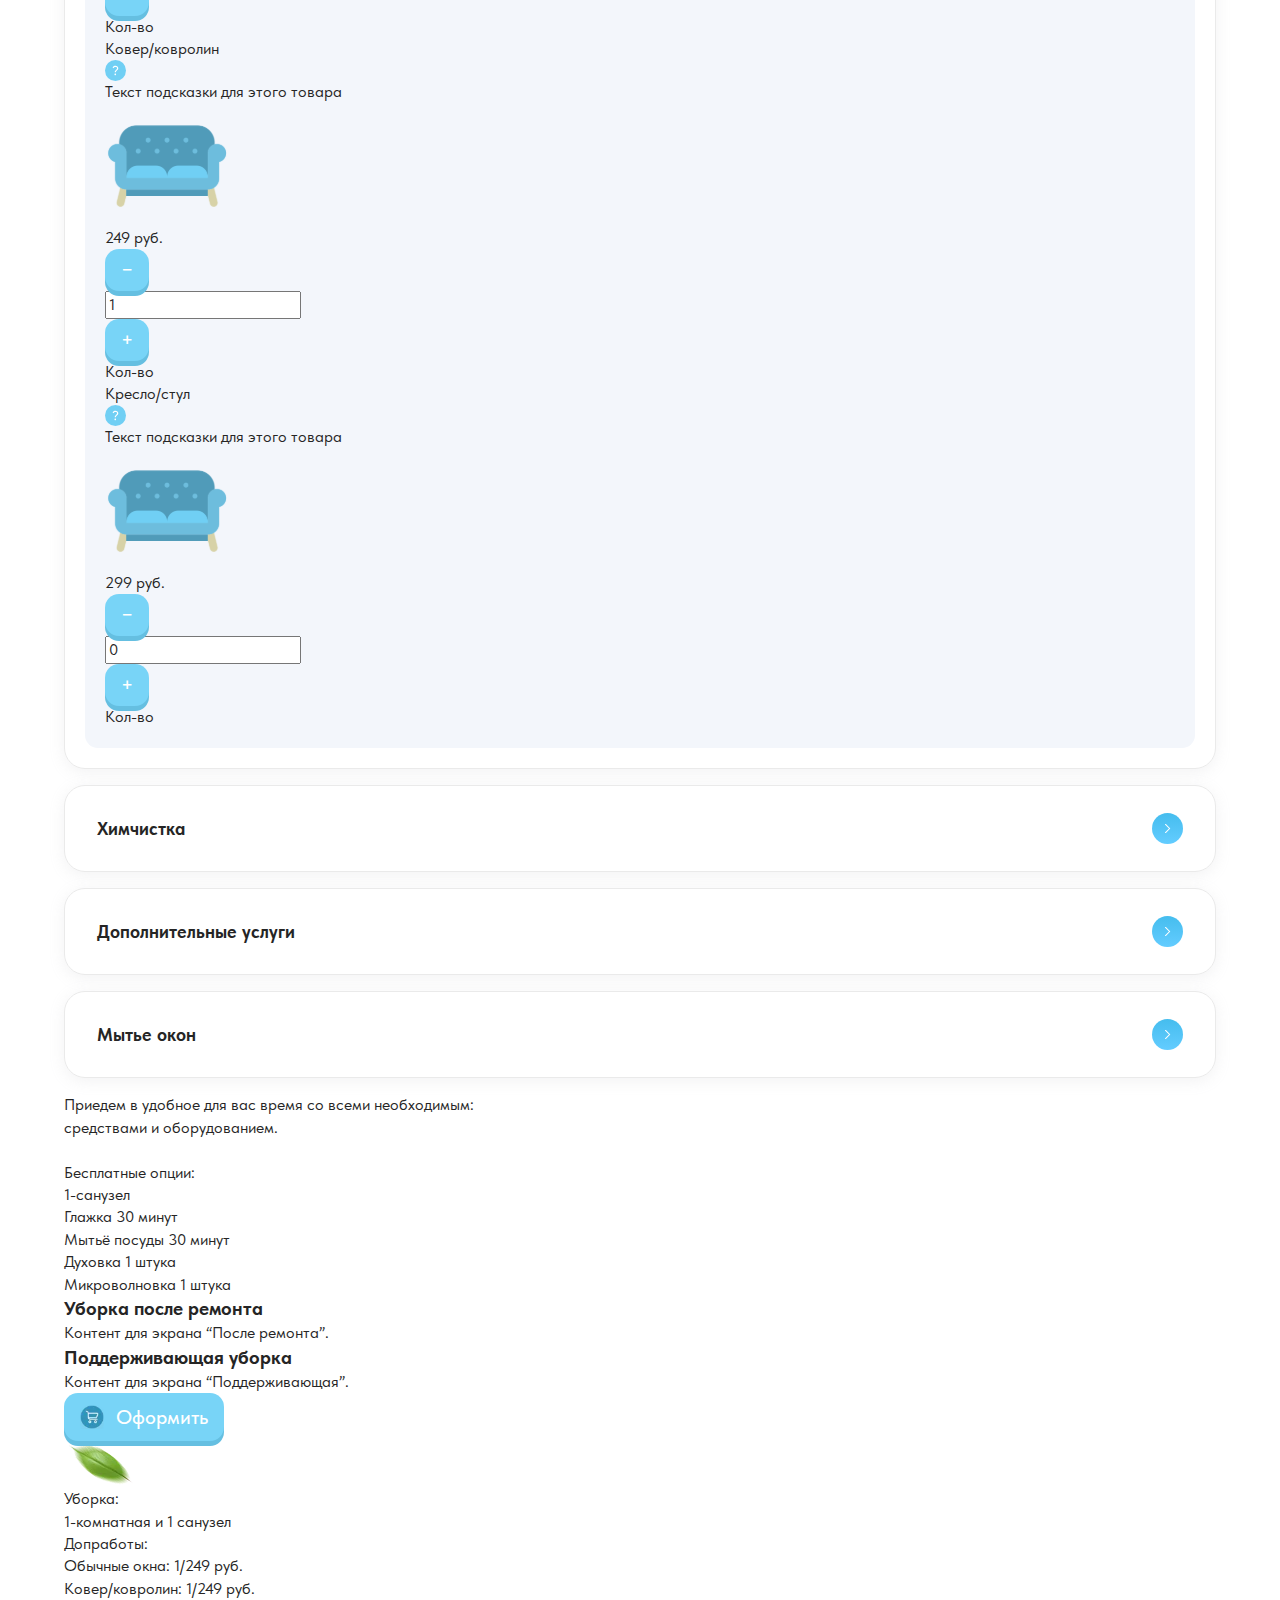
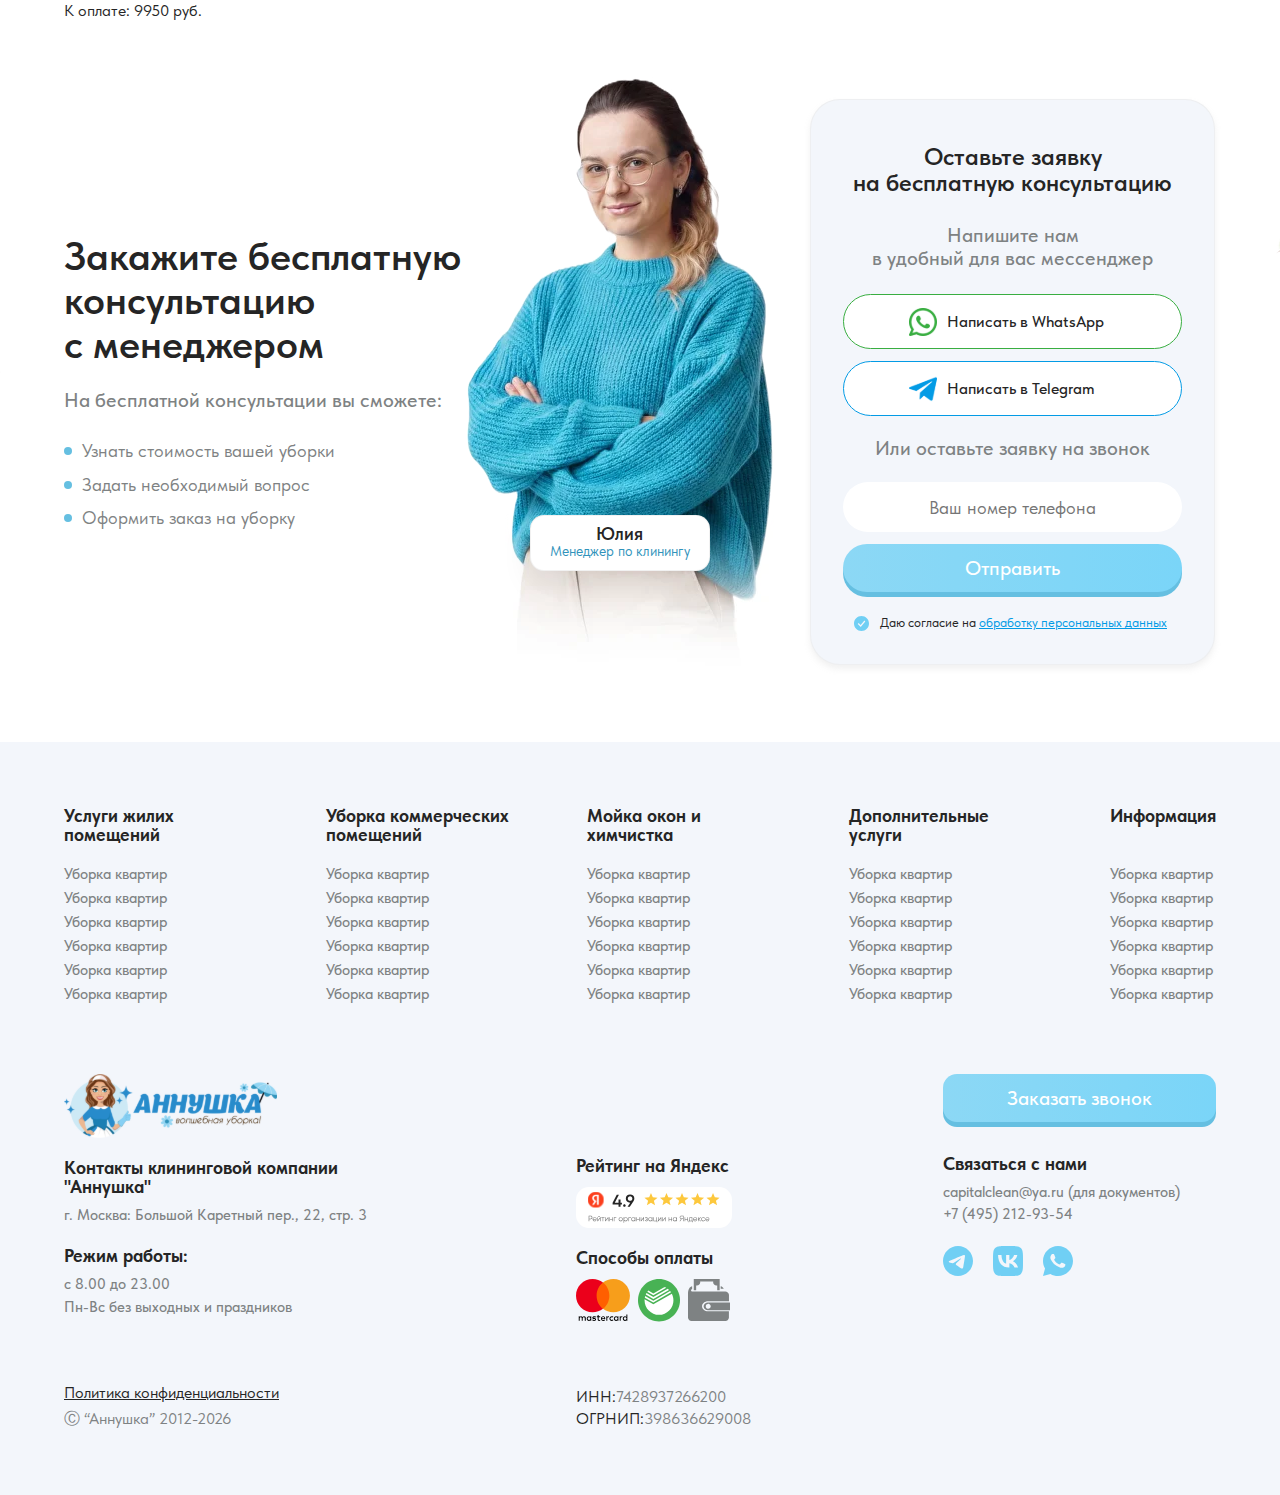
<file: calc.html>
<!doctype html>
<html lang="ru">
  <head>
    <meta charset="UTF-8" />
    <meta name="viewport" content="width=device-width, initial-scale=1.0" />
    <meta name="viewport" content="width=device-width, initial-scale=1, viewport-fit=cover">
    <title>Клининговая компания</title>

    <link rel="stylesheet" href="assets/css/reset.css" />
    <link rel="stylesheet" href="assets/css/base.css" />
    <link rel="stylesheet" href="https://cdn.jsdelivr.net/npm/swiper@11/swiper-bundle.min.css"/>
    <link rel="stylesheet" href="assets/css/main.css">
    <link rel="stylesheet" href="assets/css/responsive.css" />

  </head>

  <body>

    <style>
      .order__check:checked + .order__check-ui {
        background: url("assets/img/check.svg") center center no-repeat;
        background-size: cover !important;
        border-color: transparent;
      }
    </style>

   <header class="header">

      <div class="container header__top">
        <!-- left: logo -->
        <a class="brand" href="#">
          <img class="brand__logo" src="assets/img/logo.webp" alt="Аннушка" />
        </a>

        <!-- center: socials -->
        <div class="header__socials" aria-label="Соцсети">
          <a class="ic" href="#" aria-label="Telegram">
            <img src="assets/img/tg-header.svg" alt="tg" />
          </a>
          <a class="ic" href="#" aria-label="VK">
            <img src="assets/img/vk-header.svg" alt="vk" />
          </a>
          <a class="ic" href="#" aria-label="WhatsApp">
            <img src="assets/img/ws-header.svg" alt="ws" />
          </a>
        </div>

        <div class="header__phone_wrapper">
          <button class="bell" aria-label="Уведомления">
            <img src="assets/img/bell-header.svg" alt="bell" />
          </button>
          <a class="header__phone" href="tel:+74952129354">
            <img class="header__phone-ic" src="assets/img/phone-header.svg" alt="phone" />
            <span>+7 (495) 212-93-54</span>
          </a>
        </div>

        <div class="header__done">
          <img class="header__done-ic" src="assets/img/check.svg" alt="check" />
          <div class="header__done-text">
            <div class="header__done-num" id="counter-number-head">1 028 987</div>
            <div class="header__done-sub">выполненных заказов</div>
          </div>
        </div>

        <div class="header-burger">
          <img src="assets/img/menu-burger.svg" alt="burger" class="header-burger-opener"> 
          <img src="assets/img/close-dropdown.svg" alt="burger" class="header-burger-close"> 
        </div>

      </div>

      <div class="container header__bottom">
        <nav class="nav" aria-label="Главное меню">
          <div class="nav__link" data-menu="cleaning">Уборка</div>
          <div class="nav__link">Окна</div>
          <a class="nav__link" href="#">Химчистка</a>
          <a class="nav__link" href="#">Юрлицам</a>
          <a class="nav__link" href="#">Еще …</a>
        </nav>

        <a class="become" href="#">
          <img class="become__ic" src="assets/img/user.svg" alt="user" />
          <span>Стать исполнителем</span>
        </a>

        
      </div>

   
      <div class="header_dropmenu" data-menu="cleaning">
        <div class="container">
          <div class="header__dropmenu-wrap">
            <div class="header_dropmenu_col">
              <ul class="header_dropmenu_col_list">
                <li class="header_dropmenu_col_li header_dropmenu_col_li-parent">
                  <a href="#">Услуги для квартир</a>
                </li>
                <li class="header_dropmenu_col_li">
                  <a href="#">Уборка коттеджей</a>
                </li>
                <li class="header_dropmenu_col_li">
                  <a href="#">Уборка коттеджей</a>
                </li>
                <li class="header_dropmenu_col_li">
                  <a href="#">Уборка коттеджей</a>
                </li>
                <li class="header_dropmenu_col_li">
                  <a href="#">Уборка коттеджей</a>
                </li>
                <li class="header_dropmenu_col_li">
                  <a href="#">Уборка коттеджей</a>
                </li>
                <li class="header_dropmenu_col_li">
                  <a href="#">Уборка коттеджей</a>
                </li>
              </ul>
            </div>
            <div class="header_dropmenu_col">
              <ul class="header_dropmenu_col_list">
                <li class="header_dropmenu_col_li header_dropmenu_col_li-parent">
                  <a href="#">Услуги для квартир</a>
                </li>
                <li class="header_dropmenu_col_li">
                  <a href="#">Уборка коттеджей</a>
                </li>
                <li class="header_dropmenu_col_li">
                  <a href="#">Уборка коттеджей</a>
                </li>
                <li class="header_dropmenu_col_li">
                  <a href="#">Уборка коттеджей</a>
                </li>
                <li class="header_dropmenu_col_li">
                  <a href="#">Уборка коттеджей</a>
                </li>
                <li class="header_dropmenu_col_li">
                  <a href="#">Уборка коттеджей</a>
                </li>
                <li class="header_dropmenu_col_li">
                  <a href="#">Уборка коттеджей</a>
                </li>
              </ul>
            </div>
            <div class="header_dropmenu_col">
              <ul class="header_dropmenu_col_list">
                <li class="header_dropmenu_col_li header_dropmenu_col_li-parent">
                  <a href="#">Услуги для квартир</a>
                </li>
                <li class="header_dropmenu_col_li">
                  <a href="#">Уборка коттеджей</a>
                </li>
                <li class="header_dropmenu_col_li">
                  <a href="#">Уборка коттеджей</a>
                </li>
                <li class="header_dropmenu_col_li">
                  <a href="#">Уборка коттеджей</a>
                </li>
                <li class="header_dropmenu_col_li">
                  <a href="#">Уборка коттеджей</a>
                </li>
                <li class="header_dropmenu_col_li">
                  <a href="#">Уборка коттеджей</a>
                </li>
                <li class="header_dropmenu_col_li">
                  <a href="#">Уборка коттеджей</a>
                </li>
              </ul>
            </div>
            <div class="close-dropdown">
              <svg xmlns="http://www.w3.org/2000/svg" width="16" height="16" fill="none" viewBox="0 0 16 16">
                <path fill="#6A6A6A" fill-rule="evenodd" d="M15.697 1.766A1.033 1.033 0 0 0 14.57.08a1.03 1.03 0 0 0-.336.224L8 6.539 1.766.303A1.035 1.035 0 1 0 .303 1.766L6.539 8 .303 14.234a1.035 1.035 0 0 0 1.463 1.463L8 9.461l6.235 6.236a1.034 1.034 0 0 0 1.462-1.463L9.46 8l6.236-6.234Z" clip-rule="evenodd"/>
              </svg>
            </div>
          </div>
        </div>
      </div>

   

    </header>

      

    <main>

        <div class="mob-menu">
            <div class="mob-menu-wrapper">
            <nav class="mobile-nav" aria-label="Мобильное меню">
                <div class="mobile-nav__list">

                <!-- Пункт с вложенностью -->
                <div class="mobile-nav__item">
                    <button class="mobile-nav__toggle" type="button" aria-expanded="false">
                    <span class="mobile-nav__title">Услуги для квартир</span>
                    <span class="mobile-nav__icon" aria-hidden="true">
                        <img src="assets/img/arrow-nav.svg" alt="arrow">
                    </span>
                    </button>

                    <div class="mobile-nav__body">
                    <div class="mobile-nav__content">
                        <a href="#" class="mobile-nav__sublink">Поддерживающая уборка</a>
                        <a href="#" class="mobile-nav__sublink">Генеральная уборка</a>
                        <a href="#" class="mobile-nav__sublink">Мытье окон</a>
                        <a href="#" class="mobile-nav__sublink">Химчистка мебели</a>
                    </div>
                    </div>
                </div>

                <!-- Пункт с вложенностью -->
                <div class="mobile-nav__item">
                    <button class="mobile-nav__toggle" type="button" aria-expanded="false">
                    <span class="mobile-nav__title">Услуги для офиса</span>
                    <span class="mobile-nav__icon" aria-hidden="true">
                        <img src="assets/img/arrow-nav.svg" alt="arrow">
                    </span>
                    </button>

                    <div class="mobile-nav__body">
                    <div class="mobile-nav__content">
                        <a href="#" class="mobile-nav__sublink">Ежедневная уборка</a>
                        <a href="#" class="mobile-nav__sublink">Уборка после ремонта</a>
                        <a href="#" class="mobile-nav__sublink">Мытье фасадов</a>
                        <a href="#" class="mobile-nav__sublink">Обслуживание офисов</a>
                    </div>
                    </div>
                </div>

                <!-- Пункт без вложенности: сразу ссылка -->
                <div class="mobile-nav__item">
                    <a class="mobile-nav__link" href="#">
                    <span class="mobile-nav__title">Цены</span>
                    </a>
                </div>

                <!-- Пункт без вложенности: сразу ссылка -->
                <div class="mobile-nav__item">
                    <a class="mobile-nav__link" href="#">
                    <span class="mobile-nav__title">Контакты</span>
                    </a>
                </div>

                <!-- Пункт с вложенностью -->
                <div class="mobile-nav__item">
                    <button class="mobile-nav__toggle active" type="button" aria-expanded="true">
                    <span class="mobile-nav__title">О нас</span>
                    <span class="mobile-nav__icon" aria-hidden="true">
                        <img src="assets/img/arrow-nav.svg" alt="arrow">
                    </span>
                    </button>

                    <div class="mobile-nav__body" style="max-height: 500px;">
                    <div class="mobile-nav__content">
                        <a href="#" class="mobile-nav__sublink">Контакты</a>
                        <a href="#" class="mobile-nav__sublink">О компании</a>
                        <a href="#" class="mobile-nav__sublink">Отзывы</a>
                        <a href="#" class="mobile-nav__sublink">Вакансии</a>
                        <a href="#" class="mobile-nav__sublink">Блог</a>
                        <a href="#" class="mobile-nav__sublink">Вопросы и ответы</a>
                        <a href="#" class="mobile-nav__sublink">О компании</a>
                        <a href="#" class="mobile-nav__sublink">Отзывы</a>
                        <a href="#" class="mobile-nav__sublink">Вакансии</a>
                        <a href="#" class="mobile-nav__sublink">Блог</a>
                        <a href="#" class="mobile-nav__sublink">Вопросы и ответы</a>
                    </div>
                    </div>
                </div>

                </div>
            </nav>
            
            <div class="header__socials" aria-label="Соцсети">
                <a class="ic" href="#" aria-label="Telegram">
                <img src="assets/img/tg-header.svg" alt="tg" />
                </a>
                <a class="ic" href="#" aria-label="VK">
                <img src="assets/img/vk-header.svg" alt="vk" />
                </a>
                <a class="ic" href="#" aria-label="WhatsApp">
                <img src="assets/img/ws-header.svg" alt="ws" />
                </a>
            </div>
            </div>
        </div>

        <!-- Modal contact -->
        <div class="modal" id="contact-modal" aria-hidden="true">
            <div class="modal__overlay" data-modal-close></div>

            <div class="modal__dialog" role="dialog" aria-modal="true" aria-labelledby="myModalTitle">
            <button class="modal__close" type="button" aria-label="Закрыть" data-modal-close>
                <img src="assets/img/close-modal.svg" alt="close">
            </button>

            <div class="modal-content-wrap">
                <h2>Оформите заявку</h2>
                <form class="modal-form">
                <input class="modal__input" type="text" name="phone" placeholder="Фамилия и имя">
                <input class="modal__input" type="tel" name="tel" placeholder="Номер телефона">
                <input class="modal__input" type="email" name="email" placeholder="Электронная почта">

                <label class="order__consent">
                    <input class="order__check" type="checkbox" checked="">
                    <span class="order__check-ui" aria-hidden="true"></span>
                    <span class="order__consent-text">
                    Даю согласие на <a href="#">обработку персональных данных</a>
                    </span>
                </label>
                <button class="btn-def rounded" type="submit"><span>Отправить</span></button>
                </form>
            </div>
            </div>
        </div>

        <div class="fixed-connects">
            <div class="fixed-connects-btn fixed-connects-btn-tg">
            <a href="#">
                <img src="assets/img/tg-round.svg" alt="tg">
            </a>
            </div>
            <div class="fixed-connects-btn fixed-connects-btn-max">
            <a href="#">
                <img src="assets/img/max-round.webp" alt="max">
            </a>
            </div>
            <div class="fixed-connects-btn fixed-connects-btn-wa">
            <a href="#">
                <img src="assets/img/wa-round.svg" alt="wa">
            </a>
            </div>
        </div>

        <div class="fixed-phone" data-modal-open="contact-modal">
            <img src="assets/img/phone-fixed.svg" alt="phone">
        </div>
        
        <!--Page filter-->
        <div class="page-filter"></div>

        <div class="container">
            <div class="breadcrumbs">
                <li class="link"><a href="index.html">Главная</a></li>
                <div class="breadcrums-devider">></div>
                <li class="current">Калькулятор</li>
            </div>
        </div>

        <style>
            .header__bottom, .mob-menu, .header_dropmenu, .header-burger {
                display: none;
            }
            .header {
                height: 104px;
                padding-bottom: 0;
            }
            main {
                padding-top: 104px;
            }
            body,html {
                overflow: unset !important;
            }
            .order, .footer, .header {
                overflow: hidden;
            }
            @media (max-width: 768px) {
                body,html {
                    overflow-x: hidden !important;
                }
                .header {
                    height: 80px;
                }
                main {
                    padding-top: 80px;
                }
            }
        </style>

        <div class="calc-page">

            <div class="container">
                <div class="calc-page-bar">
                    <div class="calc-page-bar-img">
                        <img src="assets/img/check-calc.svg" alt="check">
                    </div>
                    <div class="calc-page-bar-text">
                        <div class="calc-page-bar-text-title">Экономьте 10 процентов</div>
                        <div class="calc-page-bar-text-subtitle">Рассчитайте и сделайте заказ без оператора и сэкономьте 10%</div>
                    </div>
                </div>
                <div class="calc-page-content-wrap">
                    <img src="assets/img/rev-page-dec-1.svg" alt="dec" class="rev-page-dec-1">
                    <div class="calc-page-content-left">
                        <h1>Расчет стоимости</h1>
                        <div class="calc__top">
                            <div class="calc-stepper" data-stepper data-min="1" data-max="10" data-step="1">
                                <button class="calc-stepper__btn calc-stepper__btn--minus" type="button" data-stepper-minus>
                                    &minus;
                                </button>

                                <div class="calc-stepper__value">
                                    <span data-stepper-value>1</span>-комнатная
                                </div>

                                <button class="calc-stepper__btn calc-stepper__btn--plus" type="button" data-stepper-plus>
                                    +
                                </button>

                                <input type="hidden" name="rooms" value="1" data-stepper-input>
                            </div>

                            <div class="calc-stepper" data-stepper data-min="1" data-max="5" data-step="1">
                                <button class="calc-stepper__btn calc-stepper__btn--minus" type="button" data-stepper-minus>
                                    &minus;
                                </button>

                                <div class="calc-stepper__value">
                                    <span data-stepper-value>1</span>-санузел
                                </div>

                                <button class="calc-stepper__btn calc-stepper__btn--plus" type="button" data-stepper-plus>
                                    +
                                </button>

                                <input type="hidden" name="bathrooms" value="1" data-stepper-input>
                            </div>

                            <div class="calc-stepper" data-stepper data-min="30" data-max="500" data-step="1">
                                <button class="calc-stepper__btn calc-stepper__btn--minus" type="button" data-stepper-minus>
                                    &minus;
                                </button>

                                <div class="calc-stepper__value">
                                    <input type="number" value="40" data-stepper-value>
                                    кв.м.
                                </div>

                                <button class="calc-stepper__btn calc-stepper__btn--plus" type="button" data-stepper-plus>
                                    +
                                </button>

                                <input type="hidden" name="area" value="40" data-stepper-input>
                            </div>
                        </div>

                        <div class="calc-tabs" data-tabs>
                            <div class="calc-tabs__nav">
                                <button class="calc-tabs__btn btn-def" type="button" data-tab-btn="general">
                                    <span>Генеральная</span>
                                </button>
                                <button class="calc-tabs__btn" type="button" data-tab-btn="after-renovation">
                                    <span>После ремонта</span>
                                </button>
                                <button class="calc-tabs__btn" type="button" data-tab-btn="maintenance">
                                    <span>Поддерживающая</span>
                                </button>
                            </div>

                            <div class="calc-tabs__content">
                                <div class="calc-tab-panel is-active" data-tab-panel="general">
                                    <div class="calc-screen">
                                        <div class="accordion">
                                            <div class="accordion-item">
                                                <div class="accordion-item-header active">
                                                    <div class="accordion-item-header-text">
                                                        Мытье окон
                                                    </div>
                                                    <img src="assets/img/accord-icon.svg" alt="add">
                                                </div>
                                                <div class="accordion-item-body">
                                                    <div class="accordion-item-body-content">
                                                        <div class="calc-accord-items">
                                                            <div class="calc-accord-item">
                                                                <div class="calc-accord-item__head">
                                                                    <div class="calc-accord-item__title">Диван 2-х местный</div>

                                                                    <div class="calc-accord-item__hint">
                                                                        <img src="assets/img/question.svg" alt="Подсказка" class="calc-accord-item__hint-icon">

                                                                        <div class="calc-accord-item__tooltip">
                                                                            Текст подсказки для этого товара
                                                                        </div>
                                                                    </div>
                                                                </div>

                                                                <div class="calc-accord-item__image">
                                                                    <img src="assets/img/accord-item-1.svg" alt="Диван 2-х местный">
                                                                </div>

                                                                <div class="calc-accord-item__price">249 руб.</div>

                                                                <div class="calc-accord-item__counter">
                                                                    <button type="button" class="calc-accord-item__btn calc-accord-item__btn--minus btn-def"><span>−</span></button>
                                                                    <input type="text" class="calc-accord-item__input" value="0" readonly>
                                                                    <button type="button" class="calc-accord-item__btn calc-accord-item__btn--plus btn-def"><span>+</span></button>
                                                                </div>

                                                                <div class="calc-accord-item__label">Кол-во</div>
                                                            </div>

                                                            <div class="calc-accord-item">
                                                                <div class="calc-accord-item__head">
                                                                    <div class="calc-accord-item__title">Диван 3-х местный</div>

                                                                    <div class="calc-accord-item__hint">
                                                                        <img src="assets/img/question.svg" alt="Подсказка" class="calc-accord-item__hint-icon">

                                                                        <div class="calc-accord-item__tooltip">
                                                                            Текст подсказки для этого товара
                                                                        </div>
                                                                    </div>
                                                                </div>

                                                                <div class="calc-accord-item__image">
                                                                    <img src="assets/img/accord-item-2.svg" alt="Диван 3-х местный">
                                                                </div>

                                                                <div class="calc-accord-item__price">299 руб.</div>

                                                                <div class="calc-accord-item__counter">
                                                                    <button type="button" class="calc-accord-item__btn calc-accord-item__btn--minus btn-def"><span>−</span></button>
                                                                    <input type="text" class="calc-accord-item__input" value="0" readonly>
                                                                    <button type="button" class="calc-accord-item__btn calc-accord-item__btn--plus btn-def"><span>+</span></button>
                                                                </div>

                                                                <div class="calc-accord-item__label">Кол-во</div>
                                                            </div>

                                                            <div class="calc-accord-item">
                                                                <div class="calc-accord-item__head">
                                                                    <div class="calc-accord-item__title">Ковер/ковролин</div>

                                                                    <div class="calc-accord-item__hint">
                                                                        <img src="assets/img/question.svg" alt="Подсказка" class="calc-accord-item__hint-icon">

                                                                        <div class="calc-accord-item__tooltip">
                                                                            Текст подсказки для этого товара
                                                                        </div>
                                                                    </div>
                                                                </div>

                                                                <div class="calc-accord-item__image">
                                                                    <img src="assets/img/accord-item-3.svg" alt="Ковер/ковролин">
                                                                </div>

                                                                <div class="calc-accord-item__price">249 руб.</div>

                                                                <div class="calc-accord-item__counter">
                                                                    <button type="button" class="calc-accord-item__btn calc-accord-item__btn--minus btn-def"><span>−</span></button>
                                                                    <input type="text" class="calc-accord-item__input" value="1" readonly>
                                                                    <button type="button" class="calc-accord-item__btn calc-accord-item__btn--plus btn-def"><span>+</span></button>
                                                                </div>

                                                                <div class="calc-accord-item__label">Кол-во</div>
                                                            </div>

                                                            <div class="calc-accord-item">
                                                                <div class="calc-accord-item__head">
                                                                    <div class="calc-accord-item__title">Кресло/стул</div>

                                                                    <div class="calc-accord-item__hint">
                                                                        <img src="assets/img/question.svg" alt="Подсказка" class="calc-accord-item__hint-icon">

                                                                        <div class="calc-accord-item__tooltip">
                                                                            Текст подсказки для этого товара
                                                                        </div>
                                                                    </div>
                                                                </div>

                                                                <div class="calc-accord-item__image">
                                                                    <img src="assets/img/accord-item-3.svg" alt="Кресло/стул">
                                                                </div>

                                                                <div class="calc-accord-item__price">299 руб.</div>

                                                                <div class="calc-accord-item__counter">
                                                                    <button type="button" class="calc-accord-item__btn calc-accord-item__btn--minus btn-def"><span>−</span></button>
                                                                    <input type="text" class="calc-accord-item__input" value="0" readonly>
                                                                    <button type="button" class="calc-accord-item__btn calc-accord-item__btn--plus btn-def"><span>+</span></button>
                                                                </div>

                                                                <div class="calc-accord-item__label">Кол-во</div>
                                                            </div>
                                                        </div>
                                                    </div>
                                                </div>
                                            </div>
                                            <div class="accordion-item">
                                                <div class="accordion-item-header">
                                                    <div class="accordion-item-header-text">
                                                        Химчистка
                                                    </div>
                                                    <img src="assets/img/accord-icon.svg" alt="add">
                                                </div>
                                                <div class="accordion-item-body">
                                                    <div class="accordion-item-body-content">
                                                        <div class="calc-accord-items">
                                                            <div class="calc-accord-item">
                                                                <div class="calc-accord-item__head">
                                                                    <div class="calc-accord-item__title">Диван 2-х местный</div>

                                                                    <div class="calc-accord-item__hint">
                                                                        <img src="assets/img/question.svg" alt="Подсказка" class="calc-accord-item__hint-icon">

                                                                        <div class="calc-accord-item__tooltip">
                                                                            Текст подсказки для этого товара
                                                                        </div>
                                                                    </div>
                                                                </div>

                                                                <div class="calc-accord-item__image">
                                                                    <img src="assets/img/accord-item-1.svg" alt="Диван 2-х местный">
                                                                </div>

                                                                <div class="calc-accord-item__price">249 руб.</div>

                                                                <div class="calc-accord-item__counter">
                                                                    <button type="button" class="calc-accord-item__btn calc-accord-item__btn--minus btn-def"><span>−</span></button>
                                                                    <input type="text" class="calc-accord-item__input" value="0" readonly>
                                                                    <button type="button" class="calc-accord-item__btn calc-accord-item__btn--plus btn-def"><span>+</span></button>
                                                                </div>

                                                                <div class="calc-accord-item__label">Кол-во</div>
                                                            </div>

                                                            <div class="calc-accord-item">
                                                                <div class="calc-accord-item__head">
                                                                    <div class="calc-accord-item__title">Диван 3-х местный</div>

                                                                    <div class="calc-accord-item__hint">
                                                                        <img src="assets/img/question.svg" alt="Подсказка" class="calc-accord-item__hint-icon">

                                                                        <div class="calc-accord-item__tooltip">
                                                                            Текст подсказки для этого товара
                                                                        </div>
                                                                    </div>
                                                                </div>

                                                                <div class="calc-accord-item__image">
                                                                    <img src="assets/img/accord-item-2.svg" alt="Диван 3-х местный">
                                                                </div>

                                                                <div class="calc-accord-item__price">299 руб.</div>

                                                                <div class="calc-accord-item__counter">
                                                                    <button type="button" class="calc-accord-item__btn calc-accord-item__btn--minus btn-def"><span>−</span></button>
                                                                    <input type="text" class="calc-accord-item__input" value="0" readonly>
                                                                    <button type="button" class="calc-accord-item__btn calc-accord-item__btn--plus btn-def"><span>+</span></button>
                                                                </div>

                                                                <div class="calc-accord-item__label">Кол-во</div>
                                                            </div>
                                                        </div>
                                                    </div>
                                                </div>
                                            </div>
                                            <div class="accordion-item">
                                                <div class="accordion-item-header">
                                                    <div class="accordion-item-header-text">
                                                        Дополнительные услуги
                                                    </div>
                                                    <img src="assets/img/accord-icon.svg" alt="add">
                                                </div>
                                                <div class="accordion-item-body">
                                                    <div class="accordion-item-body-content">
                                                        <div class="calc-accord-items">
                                                            <div class="calc-accord-item">
                                                                <div class="calc-accord-item__head">
                                                                    <div class="calc-accord-item__title">Диван 2-х местный</div>

                                                                    <div class="calc-accord-item__hint">
                                                                        <img src="assets/img/question.svg" alt="Подсказка" class="calc-accord-item__hint-icon">

                                                                        <div class="calc-accord-item__tooltip">
                                                                            Текст подсказки для этого товара
                                                                        </div>
                                                                    </div>
                                                                </div>

                                                                <div class="calc-accord-item__image">
                                                                    <img src="assets/img/accord-item-1.svg" alt="Диван 2-х местный">
                                                                </div>

                                                                <div class="calc-accord-item__price">249 руб.</div>

                                                                <div class="calc-accord-item__counter">
                                                                    <button type="button" class="calc-accord-item__btn calc-accord-item__btn--minus btn-def"><span>−</span></button>
                                                                    <input type="text" class="calc-accord-item__input" value="0" readonly>
                                                                    <button type="button" class="calc-accord-item__btn calc-accord-item__btn--plus btn-def"><span>+</span></button>
                                                                </div>

                                                                <div class="calc-accord-item__label">Кол-во</div>
                                                            </div>

                                                            <div class="calc-accord-item">
                                                                <div class="calc-accord-item__head">
                                                                    <div class="calc-accord-item__title">Диван 3-х местный</div>

                                                                    <div class="calc-accord-item__hint">
                                                                        <img src="assets/img/question.svg" alt="Подсказка" class="calc-accord-item__hint-icon">

                                                                        <div class="calc-accord-item__tooltip">
                                                                            Текст подсказки для этого товара
                                                                        </div>
                                                                    </div>
                                                                </div>

                                                                <div class="calc-accord-item__image">
                                                                    <img src="assets/img/accord-item-2.svg" alt="Диван 3-х местный">
                                                                </div>

                                                                <div class="calc-accord-item__price">299 руб.</div>

                                                                <div class="calc-accord-item__counter">
                                                                    <button type="button" class="calc-accord-item__btn calc-accord-item__btn--minus btn-def"><span>−</span></button>
                                                                    <input type="text" class="calc-accord-item__input" value="0" readonly>
                                                                    <button type="button" class="calc-accord-item__btn calc-accord-item__btn--plus btn-def"><span>+</span></button>
                                                                </div>

                                                                <div class="calc-accord-item__label">Кол-во</div>
                                                            </div>

                                                            <div class="calc-accord-item">
                                                                <div class="calc-accord-item__head">
                                                                    <div class="calc-accord-item__title">Ковер/ковролин</div>

                                                                    <div class="calc-accord-item__hint">
                                                                        <img src="assets/img/question.svg" alt="Подсказка" class="calc-accord-item__hint-icon">

                                                                        <div class="calc-accord-item__tooltip">
                                                                            Текст подсказки для этого товара
                                                                        </div>
                                                                    </div>
                                                                </div>

                                                                <div class="calc-accord-item__image">
                                                                    <img src="assets/img/accord-item-3.svg" alt="Ковер/ковролин">
                                                                </div>

                                                                <div class="calc-accord-item__price">249 руб.</div>

                                                                <div class="calc-accord-item__counter">
                                                                    <button type="button" class="calc-accord-item__btn calc-accord-item__btn--minus btn-def"><span>−</span></button>
                                                                    <input type="text" class="calc-accord-item__input" value="1" readonly>
                                                                    <button type="button" class="calc-accord-item__btn calc-accord-item__btn--plus btn-def"><span>+</span></button>
                                                                </div>

                                                                <div class="calc-accord-item__label">Кол-во</div>
                                                            </div>

                                                            <div class="calc-accord-item">
                                                                <div class="calc-accord-item__head">
                                                                    <div class="calc-accord-item__title">Кресло/стул</div>

                                                                    <div class="calc-accord-item__hint">
                                                                        <img src="assets/img/question.svg" alt="Подсказка" class="calc-accord-item__hint-icon">

                                                                        <div class="calc-accord-item__tooltip">
                                                                            Текст подсказки для этого товара
                                                                        </div>
                                                                    </div>
                                                                </div>

                                                                <div class="calc-accord-item__image">
                                                                    <img src="assets/img/accord-item-3.svg" alt="Кресло/стул">
                                                                </div>

                                                                <div class="calc-accord-item__price">299 руб.</div>

                                                                <div class="calc-accord-item__counter">
                                                                    <button type="button" class="calc-accord-item__btn calc-accord-item__btn--minus btn-def"><span>−</span></button>
                                                                    <input type="text" class="calc-accord-item__input" value="0" readonly>
                                                                    <button type="button" class="calc-accord-item__btn calc-accord-item__btn--plus btn-def"><span>+</span></button>
                                                                </div>

                                                                <div class="calc-accord-item__label">Кол-во</div>
                                                            </div>
                                                        </div>
                                                    </div>
                                                </div>
                                            </div>
                                            <div class="accordion-item">
                                                <div class="accordion-item-header">
                                                    <div class="accordion-item-header-text">
                                                        Мытье окон
                                                    </div>
                                                    <img src="assets/img/accord-icon.svg" alt="add">
                                                </div>
                                                <div class="accordion-item-body">
                                                    <div class="accordion-item-body-content">
                                                        <div class="calc-accord-items">
                                                            <div class="calc-accord-item">
                                                                <div class="calc-accord-item__head">
                                                                    <div class="calc-accord-item__title">Диван 2-х местный</div>

                                                                    <div class="calc-accord-item__hint">
                                                                        <img src="assets/img/question.svg" alt="Подсказка" class="calc-accord-item__hint-icon">

                                                                        <div class="calc-accord-item__tooltip">
                                                                            Текст подсказки для этого товара
                                                                        </div>
                                                                    </div>
                                                                </div>

                                                                <div class="calc-accord-item__image">
                                                                    <img src="assets/img/accord-item-1.svg" alt="Диван 2-х местный">
                                                                </div>

                                                                <div class="calc-accord-item__price">249 руб.</div>

                                                                <div class="calc-accord-item__counter">
                                                                    <button type="button" class="calc-accord-item__btn calc-accord-item__btn--minus btn-def"><span>−</span></button>
                                                                    <input type="text" class="calc-accord-item__input" value="0" readonly>
                                                                    <button type="button" class="calc-accord-item__btn calc-accord-item__btn--plus btn-def"><span>+</span></button>
                                                                </div>

                                                                <div class="calc-accord-item__label">Кол-во</div>
                                                            </div>

                                                            <div class="calc-accord-item">
                                                                <div class="calc-accord-item__head">
                                                                    <div class="calc-accord-item__title">Диван 3-х местный</div>

                                                                    <div class="calc-accord-item__hint">
                                                                        <img src="assets/img/question.svg" alt="Подсказка" class="calc-accord-item__hint-icon">

                                                                        <div class="calc-accord-item__tooltip">
                                                                            Текст подсказки для этого товара
                                                                        </div>
                                                                    </div>
                                                                </div>

                                                                <div class="calc-accord-item__image">
                                                                    <img src="assets/img/accord-item-2.svg" alt="Диван 3-х местный">
                                                                </div>

                                                                <div class="calc-accord-item__price">299 руб.</div>

                                                                <div class="calc-accord-item__counter">
                                                                    <button type="button" class="calc-accord-item__btn calc-accord-item__btn--minus btn-def"><span>−</span></button>
                                                                    <input type="text" class="calc-accord-item__input" value="0" readonly>
                                                                    <button type="button" class="calc-accord-item__btn calc-accord-item__btn--plus btn-def"><span>+</span></button>
                                                                </div>

                                                                <div class="calc-accord-item__label">Кол-во</div>
                                                            </div>
                                                        </div>
                                                    </div>
                                                </div>
                                            </div>
                                        </div>
                                        <div class="calc-sc-lower-text">
                                            <p>
                                                Приедем в удобное для вас время со всеми необходимым: <br> средствами и оборудованием.
                                                <br><br>
                                                Бесплатные опции:
                                                <ul>
                                                    <li>1-санузел</li>
                                                    <li>Глажка 30 минут</li>
                                                    <li>Мытьё посуды 30 минут</li>
                                                    <li>Духовка 1 штука</li>
                                                    <li>Микроволновка 1 штука</li>
                                                </ul>
                                            </p>
                                        </div>
                                    </div>
                                </div>

                                <div class="calc-tab-panel" data-tab-panel="after-renovation">
                                    <div class="calc-screen">
                                    <h3 class="calc-screen__title">Уборка после ремонта</h3>
                                    <p class="calc-screen__text">
                                        Контент для экрана “После ремонта”. 
                                    </p>
                                    </div>
                                </div>

                                <div class="calc-tab-panel" data-tab-panel="maintenance">
                                    <div class="calc-screen">
                                    <h3 class="calc-screen__title">Поддерживающая уборка</h3>
                                    <p class="calc-screen__text">
                                        Контент для экрана “Поддерживающая”.
                                    </p>
                                    </div>
                                </div>
                            </div>
                        </div>
                        <button class="btn-def calc-maimn-btn" type="button" data-modal-open="contact-modal">
                            <img class="btn__ic" src="assets/img/cart.webp" alt="cart">
                            <span>Оформить</span>
                        </button>
                    </div>
                    <div class="calc-page-content-right">
                        <div class="calc-page-right-box">
                            <img src="assets/img/calc-r-box-dec.webp" alt="dec" class="calc-r-box-dec">
                            <div class="calc-page-right-box-sect">
                                <div class="calc-page-right-box-sect-title">
                                    Уборка: 
                                </div>
                                <div class="calc-page-right-box-sect-item">
                                    1-комнатная и 1 санузел
                                </div>
                            </div>
                            <div class="calc-page-right-box-sect">
                                <div class="calc-page-right-box-sect-title">
                                    Допработы:
                                </div>
                                <div class="calc-page-right-box-sect-item">
                                    Обычные окна: 1/249 руб.
                                </div>
                                <div class="calc-page-right-box-sect-item">
                                    Ковер/ковролин: 1/249 руб.
                                </div>
                            </div>
                            <div class="calc-page-right-box-total-wrap">
                                <span>К оплате:</span>
                                <span>9950 руб.</span>
                            </div>
                        </div>
                    </div>
                </div>
            </div>
        </div>
        
      

        <!-- Order -->
        <section class="order">
            <div class="order__inner container">
            <img src="assets/img/order-dec-1.webp" alt="order-dec" class="order-dec-1">
            <img src="assets/img/order-dec-2.webp" alt="order-dec" class="order-dec-2">
            <!-- Left -->
            <div class="order__left">
                <h2 class="order__title">
                Закажите бесплатную<br />
                консультацию<br />
                с менеджером
                </h2>

                <p class="order__subtitle">На бесплатной консультации вы сможете:</p>

                <ul class="order__list">
                <li class="order__item">Узнать стоимость вашей уборки</li>
                <li class="order__item">Задать необходимый вопрос</li>
                <li class="order__item">Оформить заказ на уборку</li>
                </ul>
            </div>

            <!-- Middle (image) -->
            <div class="order__media" aria-hidden="true">
                <img class="order__img" src="assets/img/manager.webp" alt="Менеджер" />

                <div class="order__badge">
                <div class="order__badge-name">Юлия</div>
                <div class="order__badge-role">Менеджер по клинингу</div>
                </div>
            </div>

            <!-- Right (card) -->
            <div class="order__card">
                <h3 class="order__card-title">
                Оставьте заявку<br />
                на бесплатную консультацию
                </h3>

                <p class="order__card-subtitle">
                Напишите нам<br />
                в удобный для вас мессенджер
                </p>

                <div class="order__actions">
                <a class="order__btn order__btn--wa" href="#" role="button">
                    <span class="order__btn-ic" aria-hidden="true">
                    <!-- WhatsApp icon -->
                    <img src="assets/img/wa.svg" alt="wa">
                    </span>
                    <span class="order__btn-txt">Написать в WhatsApp</span>
                </a>

                <a class="order__btn order__btn--tg" href="#" role="button">
                    <span class="order__btn-ic" aria-hidden="true">
                    <!-- Telegram icon -->
                    <img src="assets/img/tg.svg" alt="tg">
                    </span>
                    <span class="order__btn-txt">Написать в Telegram</span>
                </a>
                </div>

                <div class="order__divider">Или оставьте заявку на звонок</div>

                <form class="order__form" action="#" method="post">
                <label class="order__field">
                    <span class="order__sr">Ваш номер телефона</span>
                    <input class="order__input" type="tel" name="phone" placeholder="Ваш номер телефона" />
                </label>

                <button class="btn-def rounded" type="submit"><span>Отправить</span></button>

                <label class="order__consent">
                    <input class="order__check" type="checkbox" checked />
                    <span class="order__check-ui" aria-hidden="true"></span>
                    <span class="order__consent-text">
                    Даю согласие на <a href="#">обработку персональных данных</a>
                    </span>
                </label>
                </form>
            </div>
            </div>
        </section>



    </main>

    <!-- FOOTER -->
    <footer class="footer">
      <div class="container">
        <div class="footer-top-cols">
          <div class="footer-col">
            <div class="footer-col-title">Услуги жилих помещений</div>
            <a href="#">Уборка квартир</a>
            <a href="#">Уборка квартир</a>
            <a href="#">Уборка квартир</a>
            <a href="#">Уборка квартир</a>
            <a href="#">Уборка квартир</a>
            <a href="#">Уборка квартир</a>
          </div>
          <div class="footer-col">
            <div class="footer-col-title">Уборка коммерческих помещений</div>
            <a href="#">Уборка квартир</a>
            <a href="#">Уборка квартир</a>
            <a href="#">Уборка квартир</a>
            <a href="#">Уборка квартир</a>
            <a href="#">Уборка квартир</a>
            <a href="#">Уборка квартир</a>
          </div>
          <div class="footer-col">
            <div class="footer-col-title">Мойка окон и химчистка</div>
            <a href="#">Уборка квартир</a>
            <a href="#">Уборка квартир</a>
            <a href="#">Уборка квартир</a>
            <a href="#">Уборка квартир</a>
            <a href="#">Уборка квартир</a>
            <a href="#">Уборка квартир</a>
          </div>
          <div class="footer-col">
            <div class="footer-col-title">Дополнительные услуги</div>
            <a href="#">Уборка квартир</a>
            <a href="#">Уборка квартир</a>
            <a href="#">Уборка квартир</a>
            <a href="#">Уборка квартир</a>
            <a href="#">Уборка квартир</a>
            <a href="#">Уборка квартир</a>
          </div>
          <div class="footer-col">
            <div class="footer-col-title">Информация</div>
            <a href="#">Уборка квартир</a>
            <a href="#">Уборка квартир</a>
            <a href="#">Уборка квартир</a>
            <a href="#">Уборка квартир</a>
            <a href="#">Уборка квартир</a>
            <a href="#">Уборка квартир</a>
          </div>
        </div>
        <div class="footer-items">
          <div class="footer-item">
            <img src="assets/img/footer-logo.svg" alt="logo" class="footer-logo">
            <div class="footer-cont-item">
              <div class="footer-cont-item-title">Контакты клининговой компании "Аннушка"</div>
              <span>г. Москва: Большой Каретный пер., 22, стр. 3</span>
            </div>
            <div class="footer-cont-item">
              <div class="footer-cont-item-title">Режим работы:</div>
              <span>с 8.00 до 23.00 <br>
              Пн-Вс без выходных и праздников
              </span>
            </div>
            <div class="footer-policy">
              <a href="#">Политика конфиденциальности</a>
              <p>Ⓒ “Аннушка” 2012-2026</p>
            </div>
          </div>
          <div class="footer-item footer-item-mid">
            <div class="footer-ya-wrap">
              <div class="footer-mid-item-title">Рейтинг на Яндекс</div>
              <img src="assets/img/footer-ya-review.svg" alt="ya" class="footer-ya-rev">
            </div>
            <div class="footer-pays">
              <div div class="footer-mid-item-title">Способы оплаты</div>
              <div class="footer-pays-items">
                <img src="assets/img/mastercard.svg" alt="mastercard">
                <img src="assets/img/sber.svg" alt="sber">
                <img src="assets/img/wallet.svg" alt="wallet">
              </div>
            </div>
            <div class="footer-codes">
              <div class="footer-code-item">
                ИНН:<span>7428937266200</span>
              </div>
              <div class="footer-code-item">
                ОГРНИП:<span>398636629008</span>
              </div>
            </div>
          </div>
          <div class="footer-item">
            <button class="btn-def footer-c-btn gradi">
              <span>Заказать звонок</span>
              </button>
              <div class="footer-cont-item">
                <div class="footer-cont-item-title">Связаться с нами</div>
                <span>capitalclean@ya.ru (для документов)<br>
                <a href="">+7 (495) 212-93-54</a>
                </span>
              </div>
              <div class="header__socials" aria-label="Соцсети">
                <a class="ic" href="#" aria-label="Telegram">
                  <img src="assets/img/tg-header.svg" alt="tg">
                </a>
                <a class="ic" href="#" aria-label="VK">
                  <img src="assets/img/vk-header.svg" alt="vk">
                </a>
                <a class="ic" href="#" aria-label="WhatsApp">
                  <img src="assets/img/ws-header.svg" alt="ws">
                </a>
                <button class="btn-def footer-c-btn footer-c-btn-mob gradi">
                  <span>Заказать звонок</span>
                </button>
              </div>
          </div>
          <div class="footer-item-mob">
            <div class="footer-codes">
              <div class="footer-code-item">
                ИНН:<span>7428937266200</span>
              </div>
              <div class="footer-code-item">
                ОГРНИП:<span>398636629008</span>
              </div>
            </div>
            <div class="footer-policy">
              <a href="#">Политика конфиденциальности</a>
              <p>Ⓒ “Аннушка” 2012-2026</p>
            </div>
          </div>
        </div>
      </div>
    </footer>



    <script src="assets/js/main.js"></script>
    <script src="https://cdn.jsdelivr.net/npm/swiper@11/swiper-bundle.min.js"></script>
    <script src="assets/js/sliders.js"></script>
  </body>
</html>
</file>
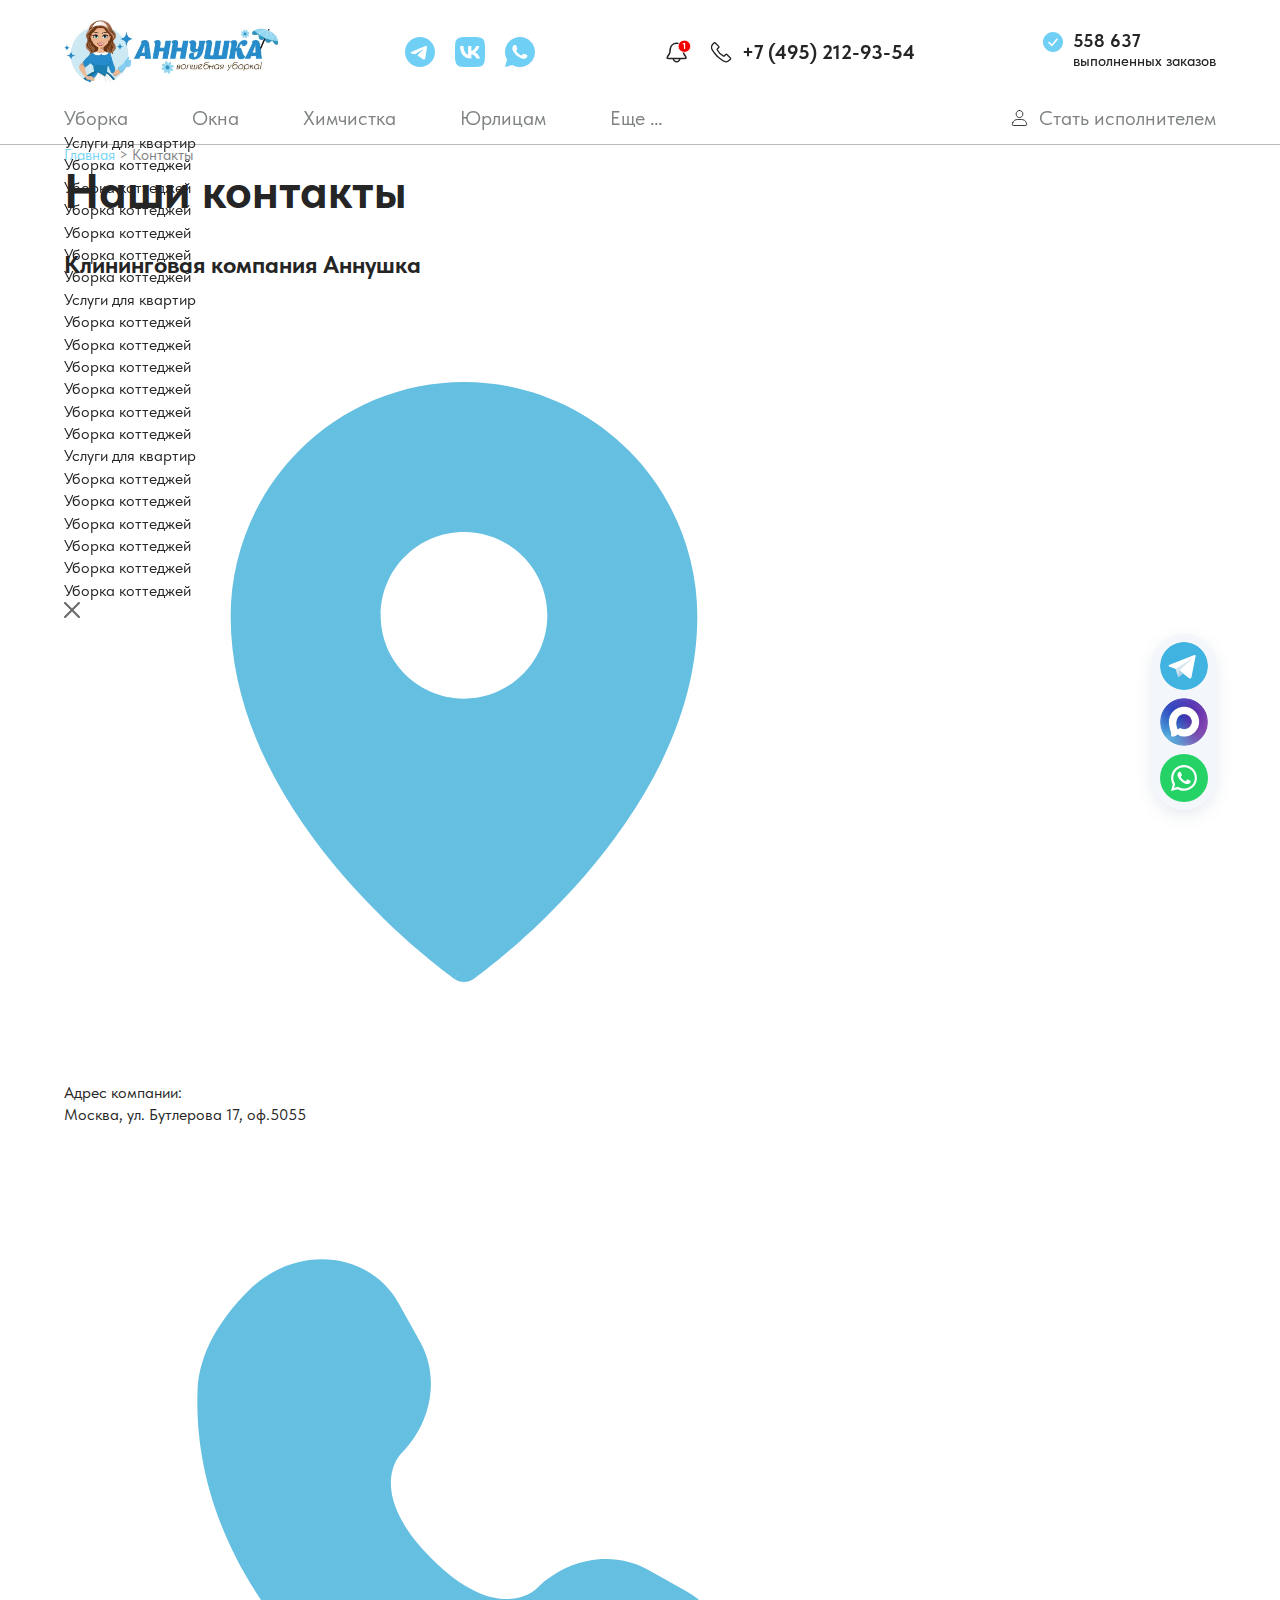
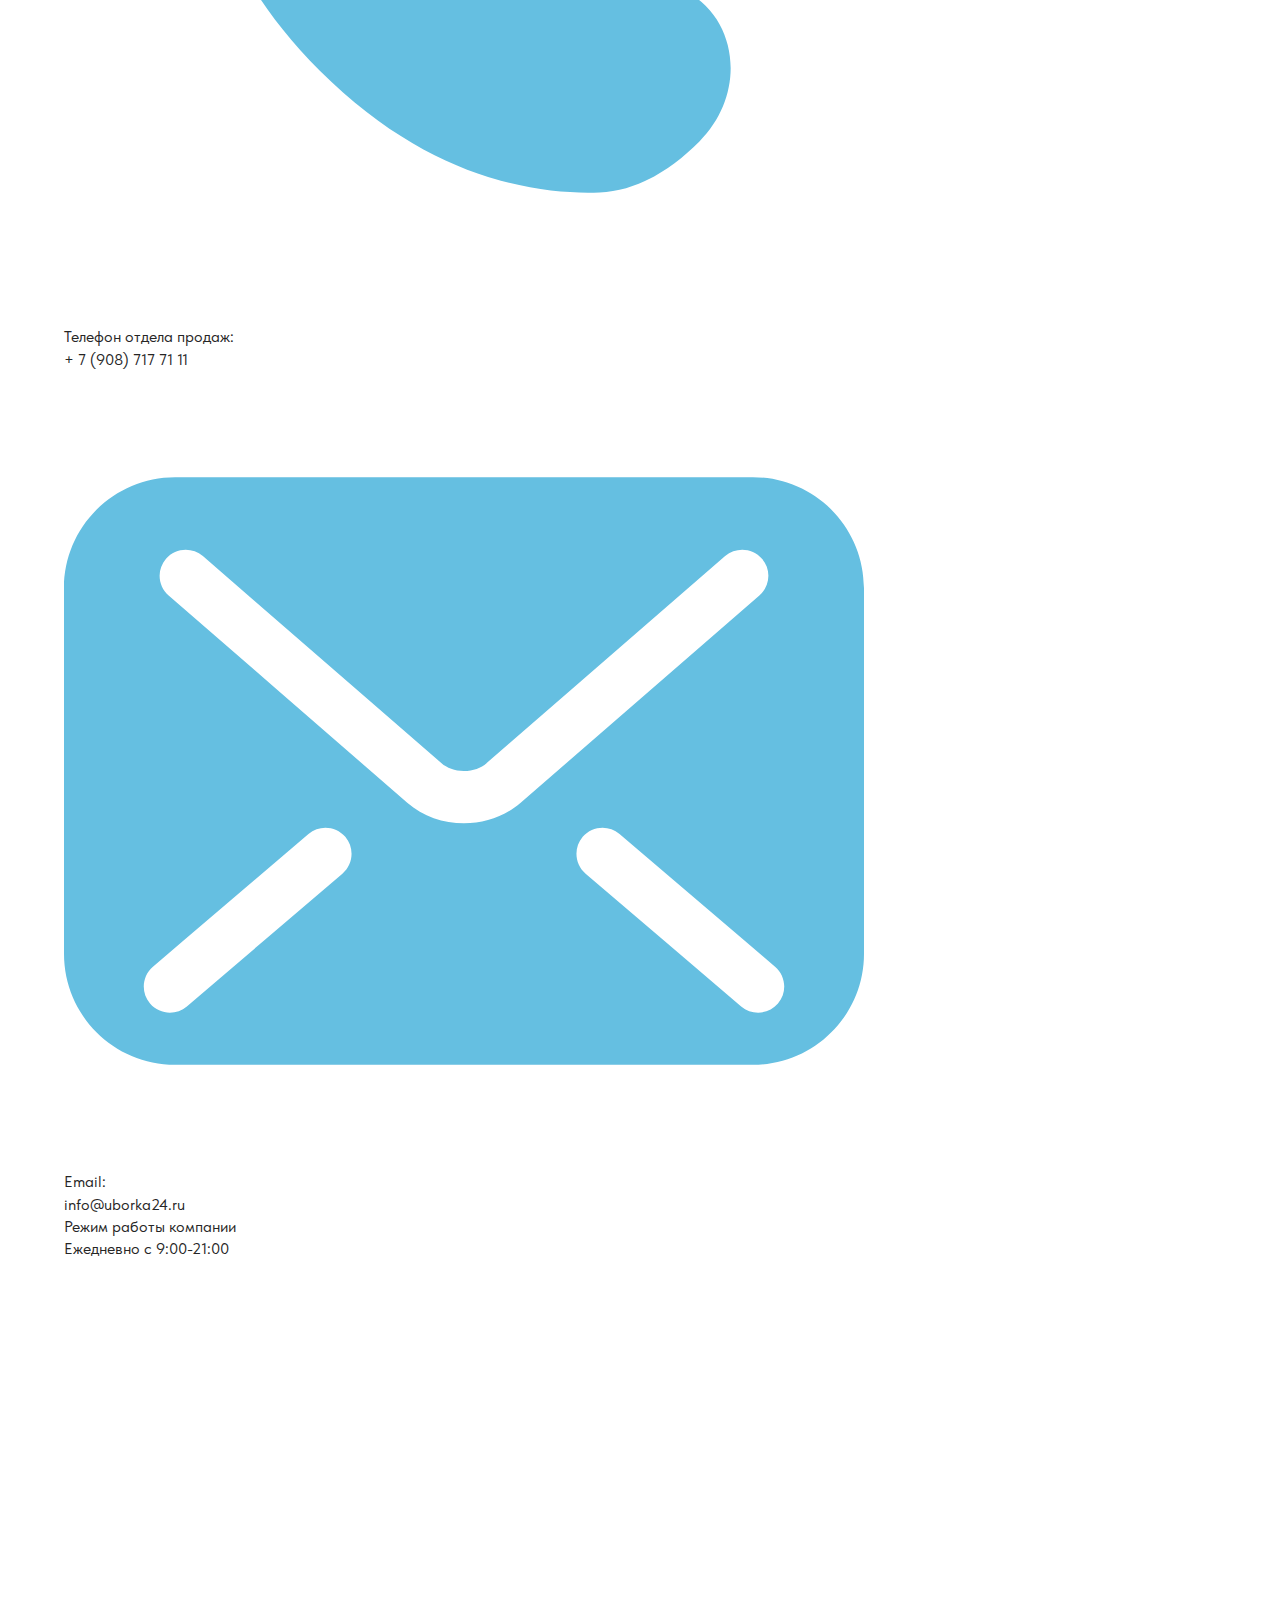
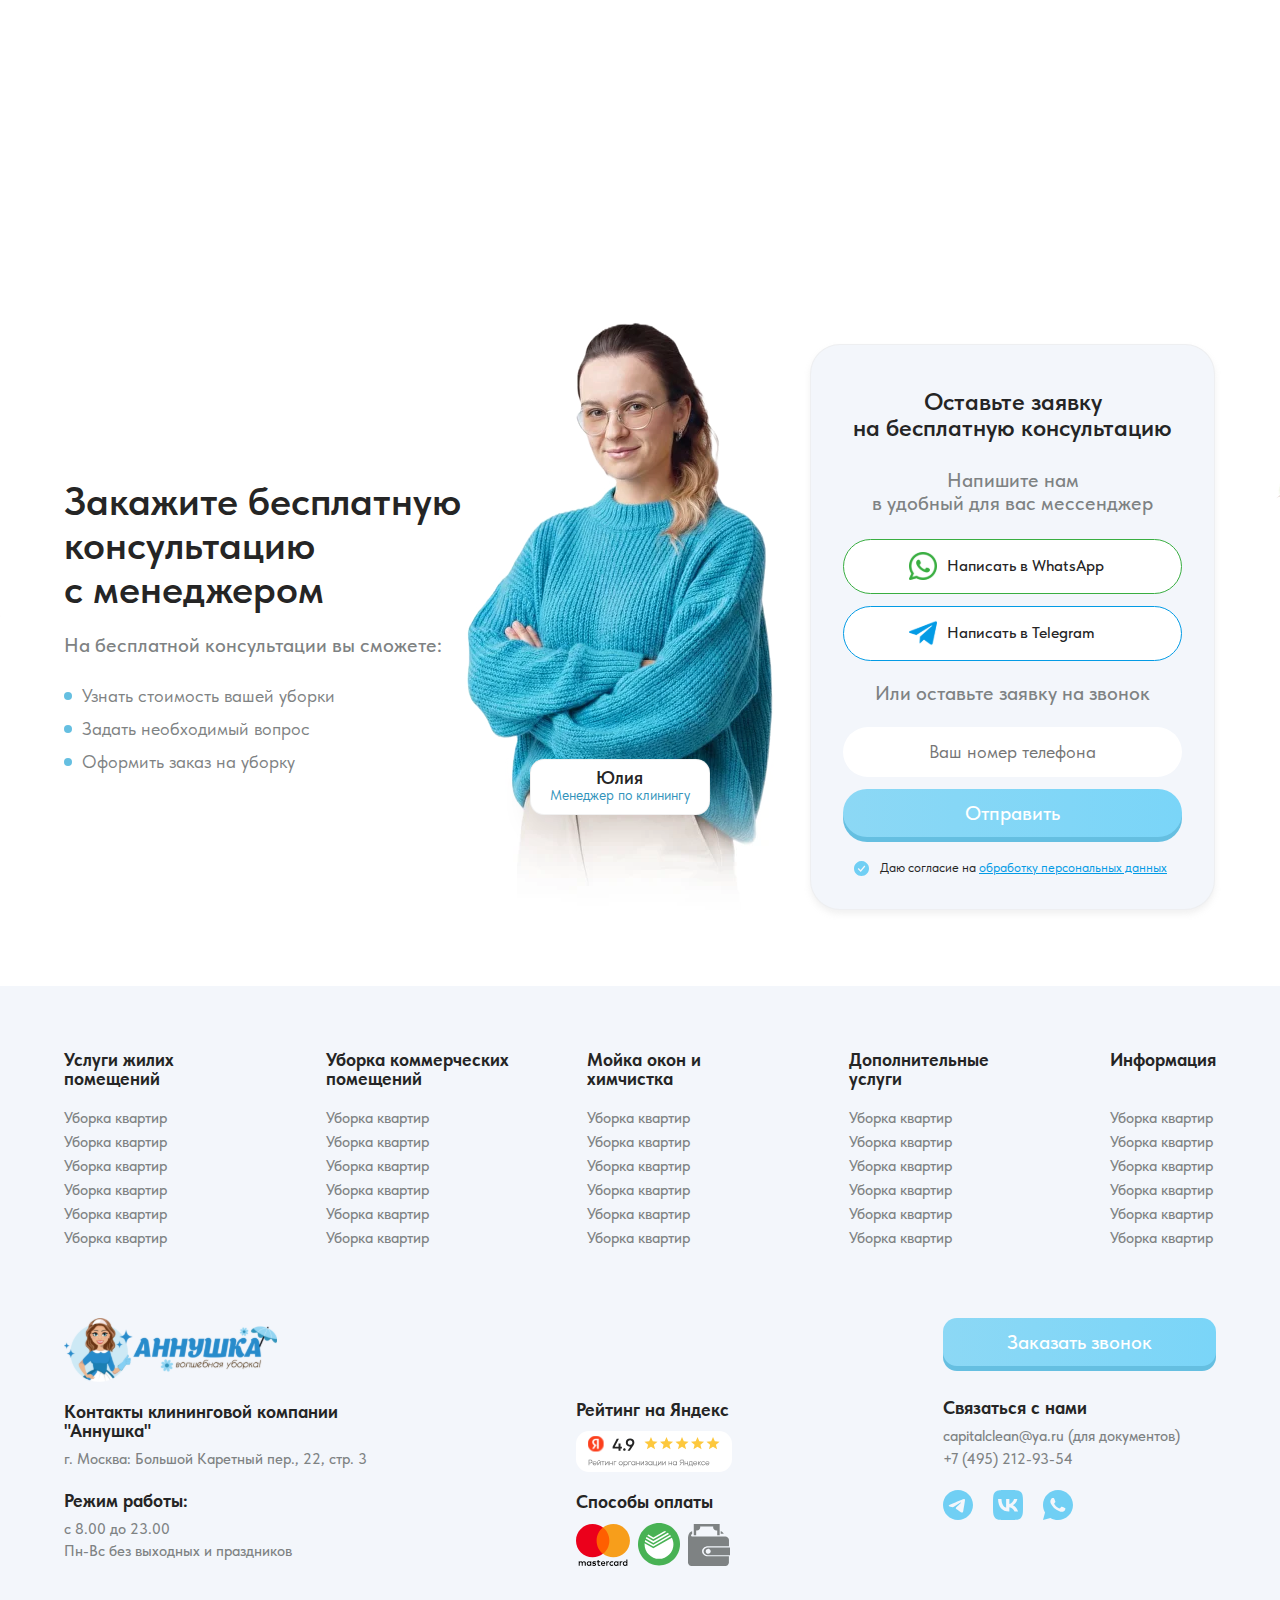
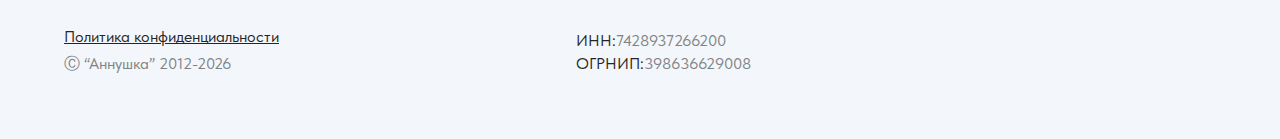
<file: contact.html>
<!doctype html>
<html lang="ru">
  <head>
    <meta charset="UTF-8" />
    <meta name="viewport" content="width=device-width, initial-scale=1.0" />
    <meta name="viewport" content="width=device-width, initial-scale=1, viewport-fit=cover">
    <title>Клининговая компания</title>

    <link rel="stylesheet" href="assets/css/reset.css" />
    <link rel="stylesheet" href="assets/css/base.css" />
    <link rel="stylesheet" href="https://cdn.jsdelivr.net/npm/swiper@11/swiper-bundle.min.css"/>
    <link rel="stylesheet" href="assets/css/main.css">
    <link rel="stylesheet" href="assets/css/responsive.css" />

  </head>

  <body>

    <style>
      .order__check:checked + .order__check-ui {
        background: url("assets/img/check.svg") center center no-repeat;
        background-size: cover !important;
        border-color: transparent;
      }
    </style>

   <header class="header">

      <div class="container header__top">
        <!-- left: logo -->
        <a class="brand" href="#">
          <img class="brand__logo" src="assets/img/logo.webp" alt="Аннушка" />
        </a>

        <!-- center: socials -->
        <div class="header__socials" aria-label="Соцсети">
          <a class="ic" href="#" aria-label="Telegram">
            <img src="assets/img/tg-header.svg" alt="tg" />
          </a>
          <a class="ic" href="#" aria-label="VK">
            <img src="assets/img/vk-header.svg" alt="vk" />
          </a>
          <a class="ic" href="#" aria-label="WhatsApp">
            <img src="assets/img/ws-header.svg" alt="ws" />
          </a>
        </div>

        <div class="header__phone_wrapper">
          <button class="bell" aria-label="Уведомления">
            <img src="assets/img/bell-header.svg" alt="bell" />
          </button>
          <a class="header__phone" href="tel:+74952129354">
            <img class="header__phone-ic" src="assets/img/phone-header.svg" alt="phone" />
            <span>+7 (495) 212-93-54</span>
          </a>
        </div>

        <div class="header__done">
          <img class="header__done-ic" src="assets/img/check.svg" alt="check" />
          <div class="header__done-text">
            <div class="header__done-num" id="counter-number-head">1 028 987</div>
            <div class="header__done-sub">выполненных заказов</div>
          </div>
        </div>

        <div class="header-burger">
          <img src="assets/img/menu-burger.svg" alt="burger" class="header-burger-opener"> 
          <img src="assets/img/close-dropdown.svg" alt="burger" class="header-burger-close"> 
        </div>

      </div>

      <div class="container header__bottom">
        <nav class="nav" aria-label="Главное меню">
          <div class="nav__link" data-menu="cleaning">Уборка</div>
          <div class="nav__link">Окна</div>
          <a class="nav__link" href="#">Химчистка</a>
          <a class="nav__link" href="#">Юрлицам</a>
          <a class="nav__link" href="#">Еще …</a>
        </nav>

        <a class="become" href="#">
          <img class="become__ic" src="assets/img/user.svg" alt="user" />
          <span>Стать исполнителем</span>
        </a>

        
      </div>

   
      <div class="header_dropmenu" data-menu="cleaning">
        <div class="container">
          <div class="header__dropmenu-wrap">
            <div class="header_dropmenu_col">
              <ul class="header_dropmenu_col_list">
                <li class="header_dropmenu_col_li header_dropmenu_col_li-parent">
                  <a href="#">Услуги для квартир</a>
                </li>
                <li class="header_dropmenu_col_li">
                  <a href="#">Уборка коттеджей</a>
                </li>
                <li class="header_dropmenu_col_li">
                  <a href="#">Уборка коттеджей</a>
                </li>
                <li class="header_dropmenu_col_li">
                  <a href="#">Уборка коттеджей</a>
                </li>
                <li class="header_dropmenu_col_li">
                  <a href="#">Уборка коттеджей</a>
                </li>
                <li class="header_dropmenu_col_li">
                  <a href="#">Уборка коттеджей</a>
                </li>
                <li class="header_dropmenu_col_li">
                  <a href="#">Уборка коттеджей</a>
                </li>
              </ul>
            </div>
            <div class="header_dropmenu_col">
              <ul class="header_dropmenu_col_list">
                <li class="header_dropmenu_col_li header_dropmenu_col_li-parent">
                  <a href="#">Услуги для квартир</a>
                </li>
                <li class="header_dropmenu_col_li">
                  <a href="#">Уборка коттеджей</a>
                </li>
                <li class="header_dropmenu_col_li">
                  <a href="#">Уборка коттеджей</a>
                </li>
                <li class="header_dropmenu_col_li">
                  <a href="#">Уборка коттеджей</a>
                </li>
                <li class="header_dropmenu_col_li">
                  <a href="#">Уборка коттеджей</a>
                </li>
                <li class="header_dropmenu_col_li">
                  <a href="#">Уборка коттеджей</a>
                </li>
                <li class="header_dropmenu_col_li">
                  <a href="#">Уборка коттеджей</a>
                </li>
              </ul>
            </div>
            <div class="header_dropmenu_col">
              <ul class="header_dropmenu_col_list">
                <li class="header_dropmenu_col_li header_dropmenu_col_li-parent">
                  <a href="#">Услуги для квартир</a>
                </li>
                <li class="header_dropmenu_col_li">
                  <a href="#">Уборка коттеджей</a>
                </li>
                <li class="header_dropmenu_col_li">
                  <a href="#">Уборка коттеджей</a>
                </li>
                <li class="header_dropmenu_col_li">
                  <a href="#">Уборка коттеджей</a>
                </li>
                <li class="header_dropmenu_col_li">
                  <a href="#">Уборка коттеджей</a>
                </li>
                <li class="header_dropmenu_col_li">
                  <a href="#">Уборка коттеджей</a>
                </li>
                <li class="header_dropmenu_col_li">
                  <a href="#">Уборка коттеджей</a>
                </li>
              </ul>
            </div>
            <div class="close-dropdown">
              <svg xmlns="http://www.w3.org/2000/svg" width="16" height="16" fill="none" viewBox="0 0 16 16">
                <path fill="#6A6A6A" fill-rule="evenodd" d="M15.697 1.766A1.033 1.033 0 0 0 14.57.08a1.03 1.03 0 0 0-.336.224L8 6.539 1.766.303A1.035 1.035 0 1 0 .303 1.766L6.539 8 .303 14.234a1.035 1.035 0 0 0 1.463 1.463L8 9.461l6.235 6.236a1.034 1.034 0 0 0 1.462-1.463L9.46 8l6.236-6.234Z" clip-rule="evenodd"/>
              </svg>
            </div>
          </div>
        </div>
      </div>

   

    </header>

      

    <main>

        <div class="mob-menu">
            <div class="mob-menu-wrapper">
            <nav class="mobile-nav" aria-label="Мобильное меню">
                <div class="mobile-nav__list">

                <!-- Пункт с вложенностью -->
                <div class="mobile-nav__item">
                    <button class="mobile-nav__toggle" type="button" aria-expanded="false">
                    <span class="mobile-nav__title">Услуги для квартир</span>
                    <span class="mobile-nav__icon" aria-hidden="true">
                        <img src="assets/img/arrow-nav.svg" alt="arrow">
                    </span>
                    </button>

                    <div class="mobile-nav__body">
                    <div class="mobile-nav__content">
                        <a href="#" class="mobile-nav__sublink">Поддерживающая уборка</a>
                        <a href="#" class="mobile-nav__sublink">Генеральная уборка</a>
                        <a href="#" class="mobile-nav__sublink">Мытье окон</a>
                        <a href="#" class="mobile-nav__sublink">Химчистка мебели</a>
                    </div>
                    </div>
                </div>

                <!-- Пункт с вложенностью -->
                <div class="mobile-nav__item">
                    <button class="mobile-nav__toggle" type="button" aria-expanded="false">
                    <span class="mobile-nav__title">Услуги для офиса</span>
                    <span class="mobile-nav__icon" aria-hidden="true">
                        <img src="assets/img/arrow-nav.svg" alt="arrow">
                    </span>
                    </button>

                    <div class="mobile-nav__body">
                    <div class="mobile-nav__content">
                        <a href="#" class="mobile-nav__sublink">Ежедневная уборка</a>
                        <a href="#" class="mobile-nav__sublink">Уборка после ремонта</a>
                        <a href="#" class="mobile-nav__sublink">Мытье фасадов</a>
                        <a href="#" class="mobile-nav__sublink">Обслуживание офисов</a>
                    </div>
                    </div>
                </div>

                <!-- Пункт без вложенности: сразу ссылка -->
                <div class="mobile-nav__item">
                    <a class="mobile-nav__link" href="#">
                    <span class="mobile-nav__title">Цены</span>
                    </a>
                </div>

                <!-- Пункт без вложенности: сразу ссылка -->
                <div class="mobile-nav__item">
                    <a class="mobile-nav__link" href="#">
                    <span class="mobile-nav__title">Контакты</span>
                    </a>
                </div>

                <!-- Пункт с вложенностью -->
                <div class="mobile-nav__item">
                    <button class="mobile-nav__toggle active" type="button" aria-expanded="true">
                    <span class="mobile-nav__title">О нас</span>
                    <span class="mobile-nav__icon" aria-hidden="true">
                        <img src="assets/img/arrow-nav.svg" alt="arrow">
                    </span>
                    </button>

                    <div class="mobile-nav__body" style="max-height: 500px;">
                    <div class="mobile-nav__content">
                        <a href="#" class="mobile-nav__sublink">Контакты</a>
                        <a href="#" class="mobile-nav__sublink">О компании</a>
                        <a href="#" class="mobile-nav__sublink">Отзывы</a>
                        <a href="#" class="mobile-nav__sublink">Вакансии</a>
                        <a href="#" class="mobile-nav__sublink">Блог</a>
                        <a href="#" class="mobile-nav__sublink">Вопросы и ответы</a>
                        <a href="#" class="mobile-nav__sublink">О компании</a>
                        <a href="#" class="mobile-nav__sublink">Отзывы</a>
                        <a href="#" class="mobile-nav__sublink">Вакансии</a>
                        <a href="#" class="mobile-nav__sublink">Блог</a>
                        <a href="#" class="mobile-nav__sublink">Вопросы и ответы</a>
                    </div>
                    </div>
                </div>

                </div>
            </nav>
            
            <div class="header__socials" aria-label="Соцсети">
                <a class="ic" href="#" aria-label="Telegram">
                <img src="assets/img/tg-header.svg" alt="tg" />
                </a>
                <a class="ic" href="#" aria-label="VK">
                <img src="assets/img/vk-header.svg" alt="vk" />
                </a>
                <a class="ic" href="#" aria-label="WhatsApp">
                <img src="assets/img/ws-header.svg" alt="ws" />
                </a>
            </div>
            </div>
        </div>

        <!-- Modal contact -->
        <div class="modal" id="contact-modal" aria-hidden="true">
            <div class="modal__overlay" data-modal-close></div>

            <div class="modal__dialog" role="dialog" aria-modal="true" aria-labelledby="myModalTitle">
            <button class="modal__close" type="button" aria-label="Закрыть" data-modal-close>
                <img src="assets/img/close-modal.svg" alt="close">
            </button>

            <div class="modal-content-wrap">
                <h2>Оформите заявку</h2>
                <form class="modal-form">
                <input class="modal__input" type="text" name="phone" placeholder="Фамилия и имя">
                <input class="modal__input" type="tel" name="tel" placeholder="Номер телефона">
                <input class="modal__input" type="email" name="email" placeholder="Электронная почта">

                <label class="order__consent">
                    <input class="order__check" type="checkbox" checked="">
                    <span class="order__check-ui" aria-hidden="true"></span>
                    <span class="order__consent-text">
                    Даю согласие на <a href="#">обработку персональных данных</a>
                    </span>
                </label>
                <button class="btn-def rounded" type="submit"><span>Отправить</span></button>
                </form>
            </div>
            </div>
        </div>

        <div class="fixed-connects">
            <div class="fixed-connects-btn fixed-connects-btn-tg">
            <a href="#">
                <img src="assets/img/tg-round.svg" alt="tg">
            </a>
            </div>
            <div class="fixed-connects-btn fixed-connects-btn-max">
            <a href="#">
                <img src="assets/img/max-round.webp" alt="max">
            </a>
            </div>
            <div class="fixed-connects-btn fixed-connects-btn-wa">
            <a href="#">
                <img src="assets/img/wa-round.svg" alt="wa">
            </a>
            </div>
        </div>
        
        <!--Page filter-->
        <div class="page-filter"></div>

        <div class="container">
            <div class="breadcrumbs">
                <li class="link"><a href="index.html">Главная</a></li>
                <div class="breadcrums-devider">></div>
                <li class="current">Контакты</li>
            </div>
        </div>

        <div class="contact-page">
            <div class="container">
                <h1 class="page-title">
                    Наши контакты
                </h1>
                <div class="contact-page-map-wrapper">
                    <div class="contact-page-box">
                        <h2>Клининговая компания <span>Аннушка</span></h2>
                        <div class="contact-page-items">
                            <div class="contact-page-item">
                                <div class="contact-page-item-img">
                                    <img src="assets/img/contact-pin.svg" alt="pin">
                                </div>
                                <div class="contact-page-text">
                                    <span>Адрес компании:</span>
                                    <p>Москва, ул. Бутлерова 17, оф.5055</p>
                                </div>
                            </div>
                            <div class="contact-page-item">
                                <div class="contact-page-item-img">
                                    <img src="assets/img/contact-phone.svg" alt="pin">
                                </div>
                                <div class="contact-page-text">
                                    <span>Телефон отдела продаж:</span>
                                    <p>+ 7 (908) 717 71 11</p>
                                </div>
                            </div>
                            <div class="contact-page-item contact-page-item-mail">
                                <div class="contact-page-item-img">
                                    <img src="assets/img/contact-mail.svg" alt="pin">
                                </div>
                                <div class="contact-page-text">
                                    <span>Email:</span>
                                    <p>info@uborka24.ru</p>
                                </div>
                            </div>
                        </div>
                        <div class="contact-page-box-lower-title">Режим работы компании</div>
                        <div class="contact-page-box-lower-subtitle">Ежедневно с 9:00-21:00</div>
                    </div>
                    <iframe src="https://yandex.com/map-widget/v1/?um=constructor%3A80f478a7076248290e982f68889d52c9a98fb60103b99ed2c86308a63e31bb4e&amp;source=constructor" width="100%" height="600" frameborder="0"></iframe>
                </div>
            </div>
        </div>
        
      

        <!-- Order -->
        <section class="order">
            <div class="order__inner container">
            <img src="assets/img/order-dec-1.webp" alt="order-dec" class="order-dec-1">
            <img src="assets/img/order-dec-2.webp" alt="order-dec" class="order-dec-2">
            <!-- Left -->
            <div class="order__left">
                <h2 class="order__title">
                Закажите бесплатную<br />
                консультацию<br />
                с менеджером
                </h2>

                <p class="order__subtitle">На бесплатной консультации вы сможете:</p>

                <ul class="order__list">
                <li class="order__item">Узнать стоимость вашей уборки</li>
                <li class="order__item">Задать необходимый вопрос</li>
                <li class="order__item">Оформить заказ на уборку</li>
                </ul>
            </div>

            <!-- Middle (image) -->
            <div class="order__media" aria-hidden="true">
                <img class="order__img" src="assets/img/manager.webp" alt="Менеджер" />

                <div class="order__badge">
                <div class="order__badge-name">Юлия</div>
                <div class="order__badge-role">Менеджер по клинингу</div>
                </div>
            </div>

            <!-- Right (card) -->
            <div class="order__card">
                <h3 class="order__card-title">
                Оставьте заявку<br />
                на бесплатную консультацию
                </h3>

                <p class="order__card-subtitle">
                Напишите нам<br />
                в удобный для вас мессенджер
                </p>

                <div class="order__actions">
                <a class="order__btn order__btn--wa" href="#" role="button">
                    <span class="order__btn-ic" aria-hidden="true">
                    <!-- WhatsApp icon -->
                    <img src="assets/img/wa.svg" alt="wa">
                    </span>
                    <span class="order__btn-txt">Написать в WhatsApp</span>
                </a>

                <a class="order__btn order__btn--tg" href="#" role="button">
                    <span class="order__btn-ic" aria-hidden="true">
                    <!-- Telegram icon -->
                    <img src="assets/img/tg.svg" alt="tg">
                    </span>
                    <span class="order__btn-txt">Написать в Telegram</span>
                </a>
                </div>

                <div class="order__divider">Или оставьте заявку на звонок</div>

                <form class="order__form" action="#" method="post">
                <label class="order__field">
                    <span class="order__sr">Ваш номер телефона</span>
                    <input class="order__input" type="tel" name="phone" placeholder="Ваш номер телефона" />
                </label>

                <button class="btn-def rounded" type="submit"><span>Отправить</span></button>

                <label class="order__consent">
                    <input class="order__check" type="checkbox" checked />
                    <span class="order__check-ui" aria-hidden="true"></span>
                    <span class="order__consent-text">
                    Даю согласие на <a href="#">обработку персональных данных</a>
                    </span>
                </label>
                </form>
            </div>
            </div>
        </section>



    </main>

    <!-- FOOTER -->
    <footer class="footer">
      <div class="container">
        <div class="footer-top-cols">
          <div class="footer-col">
            <div class="footer-col-title">Услуги жилих помещений</div>
            <a href="#">Уборка квартир</a>
            <a href="#">Уборка квартир</a>
            <a href="#">Уборка квартир</a>
            <a href="#">Уборка квартир</a>
            <a href="#">Уборка квартир</a>
            <a href="#">Уборка квартир</a>
          </div>
          <div class="footer-col">
            <div class="footer-col-title">Уборка коммерческих помещений</div>
            <a href="#">Уборка квартир</a>
            <a href="#">Уборка квартир</a>
            <a href="#">Уборка квартир</a>
            <a href="#">Уборка квартир</a>
            <a href="#">Уборка квартир</a>
            <a href="#">Уборка квартир</a>
          </div>
          <div class="footer-col">
            <div class="footer-col-title">Мойка окон и химчистка</div>
            <a href="#">Уборка квартир</a>
            <a href="#">Уборка квартир</a>
            <a href="#">Уборка квартир</a>
            <a href="#">Уборка квартир</a>
            <a href="#">Уборка квартир</a>
            <a href="#">Уборка квартир</a>
          </div>
          <div class="footer-col">
            <div class="footer-col-title">Дополнительные услуги</div>
            <a href="#">Уборка квартир</a>
            <a href="#">Уборка квартир</a>
            <a href="#">Уборка квартир</a>
            <a href="#">Уборка квартир</a>
            <a href="#">Уборка квартир</a>
            <a href="#">Уборка квартир</a>
          </div>
          <div class="footer-col">
            <div class="footer-col-title">Информация</div>
            <a href="#">Уборка квартир</a>
            <a href="#">Уборка квартир</a>
            <a href="#">Уборка квартир</a>
            <a href="#">Уборка квартир</a>
            <a href="#">Уборка квартир</a>
            <a href="#">Уборка квартир</a>
          </div>
        </div>
        <div class="footer-items">
          <div class="footer-item">
            <img src="assets/img/footer-logo.svg" alt="logo" class="footer-logo">
            <div class="footer-cont-item">
              <div class="footer-cont-item-title">Контакты клининговой компании "Аннушка"</div>
              <span>г. Москва: Большой Каретный пер., 22, стр. 3</span>
            </div>
            <div class="footer-cont-item">
              <div class="footer-cont-item-title">Режим работы:</div>
              <span>с 8.00 до 23.00 <br>
              Пн-Вс без выходных и праздников
              </span>
            </div>
            <div class="footer-policy">
              <a href="#">Политика конфиденциальности</a>
              <p>Ⓒ “Аннушка” 2012-2026</p>
            </div>
          </div>
          <div class="footer-item footer-item-mid">
            <div class="footer-ya-wrap">
              <div class="footer-mid-item-title">Рейтинг на Яндекс</div>
              <img src="assets/img/footer-ya-review.svg" alt="ya" class="footer-ya-rev">
            </div>
            <div class="footer-pays">
              <div div class="footer-mid-item-title">Способы оплаты</div>
              <div class="footer-pays-items">
                <img src="assets/img/mastercard.svg" alt="mastercard">
                <img src="assets/img/sber.svg" alt="sber">
                <img src="assets/img/wallet.svg" alt="wallet">
              </div>
            </div>
            <div class="footer-codes">
              <div class="footer-code-item">
                ИНН:<span>7428937266200</span>
              </div>
              <div class="footer-code-item">
                ОГРНИП:<span>398636629008</span>
              </div>
            </div>
          </div>
          <div class="footer-item">
            <button class="btn-def footer-c-btn gradi">
              <span>Заказать звонок</span>
              </button>
              <div class="footer-cont-item">
                <div class="footer-cont-item-title">Связаться с нами</div>
                <span>capitalclean@ya.ru (для документов)<br>
                <a href="">+7 (495) 212-93-54</a>
                </span>
              </div>
              <div class="header__socials" aria-label="Соцсети">
                <a class="ic" href="#" aria-label="Telegram">
                  <img src="assets/img/tg-header.svg" alt="tg">
                </a>
                <a class="ic" href="#" aria-label="VK">
                  <img src="assets/img/vk-header.svg" alt="vk">
                </a>
                <a class="ic" href="#" aria-label="WhatsApp">
                  <img src="assets/img/ws-header.svg" alt="ws">
                </a>
                <button class="btn-def footer-c-btn footer-c-btn-mob gradi">
                  <span>Заказать звонок</span>
                </button>
              </div>
          </div>
          <div class="footer-item-mob">
            <div class="footer-codes">
              <div class="footer-code-item">
                ИНН:<span>7428937266200</span>
              </div>
              <div class="footer-code-item">
                ОГРНИП:<span>398636629008</span>
              </div>
            </div>
            <div class="footer-policy">
              <a href="#">Политика конфиденциальности</a>
              <p>Ⓒ “Аннушка” 2012-2026</p>
            </div>
          </div>
        </div>
      </div>
    </footer>



    <script src="assets/js/main.js"></script>
    <script src="https://cdn.jsdelivr.net/npm/swiper@11/swiper-bundle.min.js"></script>
    <script src="assets/js/sliders.js"></script>
  </body>
</html>
</file>
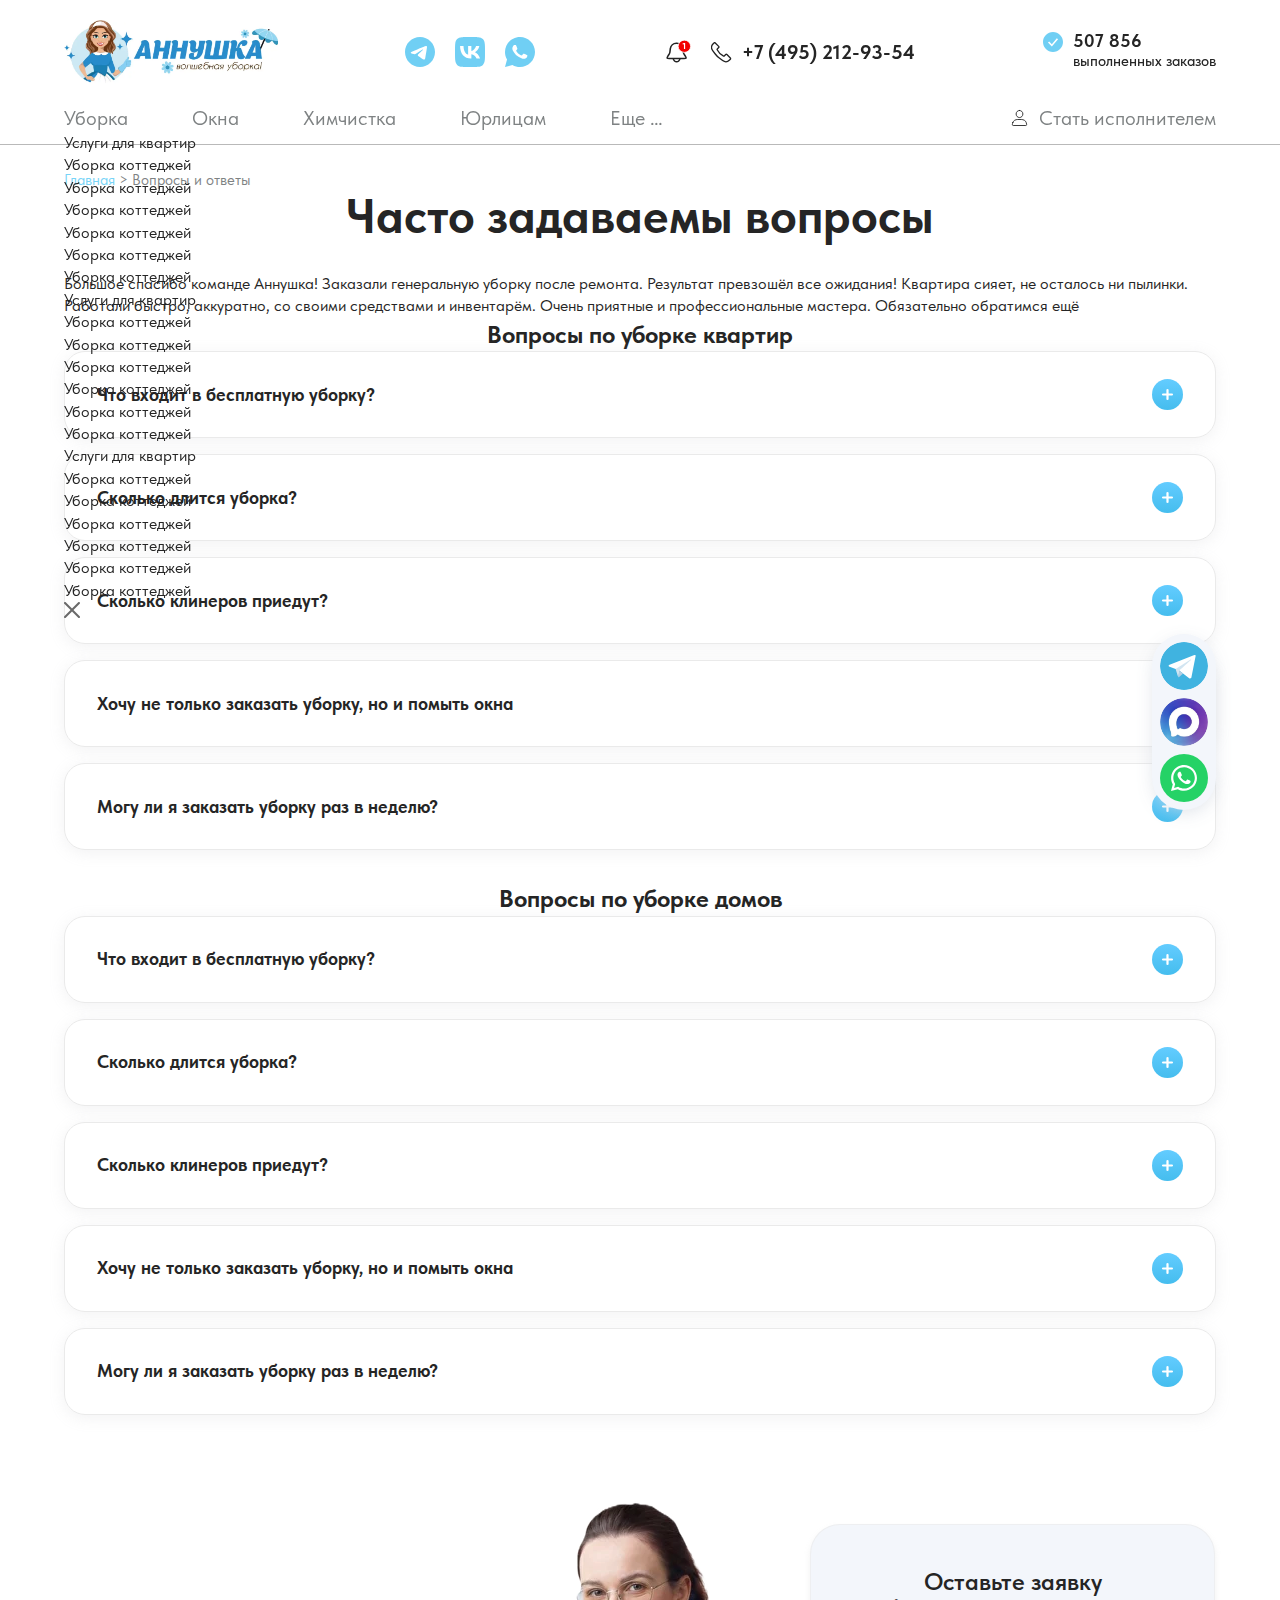
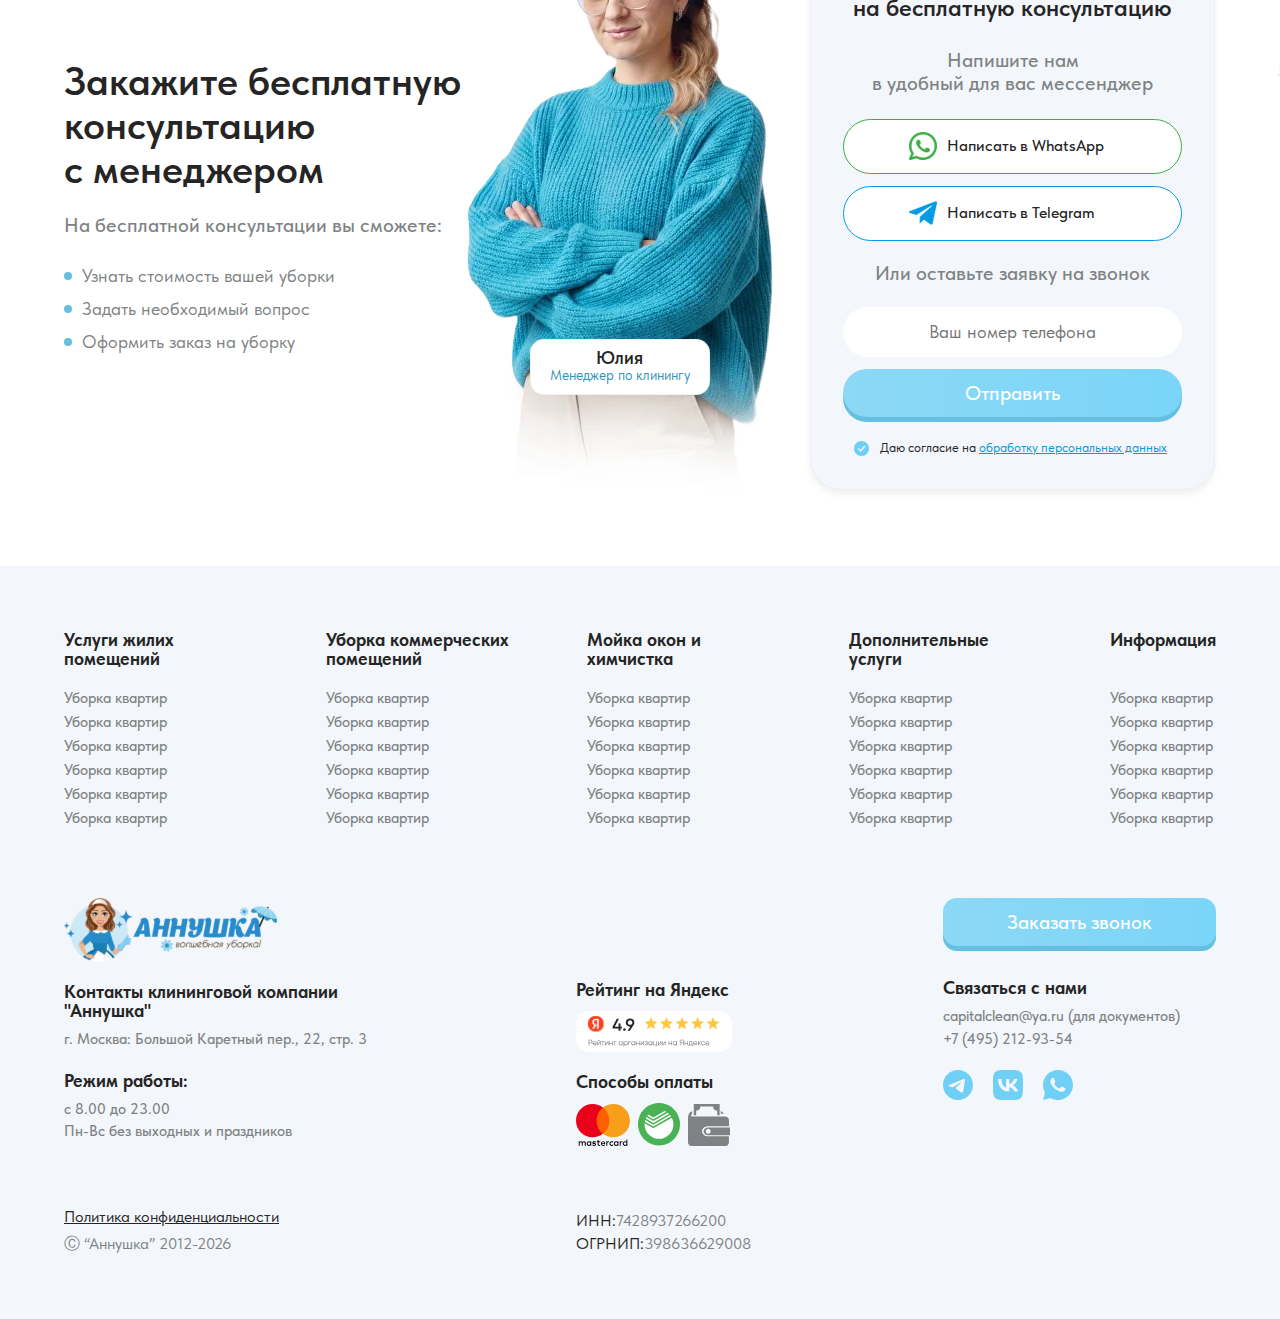
<file: faq.html>
<!doctype html>
<html lang="ru">
  <head>
    <meta charset="UTF-8" />
    <meta name="viewport" content="width=device-width, initial-scale=1.0" />
    <meta name="viewport" content="width=device-width, initial-scale=1, viewport-fit=cover">
    <title>Клининговая компания</title>

    <link rel="stylesheet" href="assets/css/reset.css" />
    <link rel="stylesheet" href="assets/css/base.css" />
    <link rel="stylesheet" href="https://cdn.jsdelivr.net/npm/swiper@11/swiper-bundle.min.css"/>
    <link rel="stylesheet" href="assets/css/main.css">
    <link rel="stylesheet" href="assets/css/responsive.css" />

  </head>

  <body>

    <style>
      .order__check:checked + .order__check-ui {
        background: url("assets/img/check.svg") center center no-repeat;
        background-size: cover !important;
        border-color: transparent;
      }
    </style>

   <header class="header">

      <div class="container header__top">
        <!-- left: logo -->
        <a class="brand" href="#">
          <img class="brand__logo" src="assets/img/logo.webp" alt="Аннушка" />
        </a>

        <!-- center: socials -->
        <div class="header__socials" aria-label="Соцсети">
          <a class="ic" href="#" aria-label="Telegram">
            <img src="assets/img/tg-header.svg" alt="tg" />
          </a>
          <a class="ic" href="#" aria-label="VK">
            <img src="assets/img/vk-header.svg" alt="vk" />
          </a>
          <a class="ic" href="#" aria-label="WhatsApp">
            <img src="assets/img/ws-header.svg" alt="ws" />
          </a>
        </div>

        <div class="header__phone_wrapper">
          <button class="bell" aria-label="Уведомления">
            <img src="assets/img/bell-header.svg" alt="bell" />
          </button>
          <a class="header__phone" href="tel:+74952129354">
            <img class="header__phone-ic" src="assets/img/phone-header.svg" alt="phone" />
            <span>+7 (495) 212-93-54</span>
          </a>
        </div>

        <div class="header__done">
          <img class="header__done-ic" src="assets/img/check.svg" alt="check" />
          <div class="header__done-text">
            <div class="header__done-num" id="counter-number-head">1 028 987</div>
            <div class="header__done-sub">выполненных заказов</div>
          </div>
        </div>

        <div class="header-burger">
          <img src="assets/img/menu-burger.svg" alt="burger" class="header-burger-opener"> 
          <img src="assets/img/close-dropdown.svg" alt="burger" class="header-burger-close"> 
        </div>

      </div>

      <div class="container header__bottom">
        <nav class="nav" aria-label="Главное меню">
          <div class="nav__link" data-menu="cleaning">Уборка</div>
          <div class="nav__link">Окна</div>
          <a class="nav__link" href="#">Химчистка</a>
          <a class="nav__link" href="#">Юрлицам</a>
          <a class="nav__link" href="#">Еще …</a>
        </nav>

        <a class="become" href="#">
          <img class="become__ic" src="assets/img/user.svg" alt="user" />
          <span>Стать исполнителем</span>
        </a>

        
      </div>

   
      <div class="header_dropmenu" data-menu="cleaning">
        <div class="container">
          <div class="header__dropmenu-wrap">
            <div class="header_dropmenu_col">
              <ul class="header_dropmenu_col_list">
                <li class="header_dropmenu_col_li header_dropmenu_col_li-parent">
                  <a href="#">Услуги для квартир</a>
                </li>
                <li class="header_dropmenu_col_li">
                  <a href="#">Уборка коттеджей</a>
                </li>
                <li class="header_dropmenu_col_li">
                  <a href="#">Уборка коттеджей</a>
                </li>
                <li class="header_dropmenu_col_li">
                  <a href="#">Уборка коттеджей</a>
                </li>
                <li class="header_dropmenu_col_li">
                  <a href="#">Уборка коттеджей</a>
                </li>
                <li class="header_dropmenu_col_li">
                  <a href="#">Уборка коттеджей</a>
                </li>
                <li class="header_dropmenu_col_li">
                  <a href="#">Уборка коттеджей</a>
                </li>
              </ul>
            </div>
            <div class="header_dropmenu_col">
              <ul class="header_dropmenu_col_list">
                <li class="header_dropmenu_col_li header_dropmenu_col_li-parent">
                  <a href="#">Услуги для квартир</a>
                </li>
                <li class="header_dropmenu_col_li">
                  <a href="#">Уборка коттеджей</a>
                </li>
                <li class="header_dropmenu_col_li">
                  <a href="#">Уборка коттеджей</a>
                </li>
                <li class="header_dropmenu_col_li">
                  <a href="#">Уборка коттеджей</a>
                </li>
                <li class="header_dropmenu_col_li">
                  <a href="#">Уборка коттеджей</a>
                </li>
                <li class="header_dropmenu_col_li">
                  <a href="#">Уборка коттеджей</a>
                </li>
                <li class="header_dropmenu_col_li">
                  <a href="#">Уборка коттеджей</a>
                </li>
              </ul>
            </div>
            <div class="header_dropmenu_col">
              <ul class="header_dropmenu_col_list">
                <li class="header_dropmenu_col_li header_dropmenu_col_li-parent">
                  <a href="#">Услуги для квартир</a>
                </li>
                <li class="header_dropmenu_col_li">
                  <a href="#">Уборка коттеджей</a>
                </li>
                <li class="header_dropmenu_col_li">
                  <a href="#">Уборка коттеджей</a>
                </li>
                <li class="header_dropmenu_col_li">
                  <a href="#">Уборка коттеджей</a>
                </li>
                <li class="header_dropmenu_col_li">
                  <a href="#">Уборка коттеджей</a>
                </li>
                <li class="header_dropmenu_col_li">
                  <a href="#">Уборка коттеджей</a>
                </li>
                <li class="header_dropmenu_col_li">
                  <a href="#">Уборка коттеджей</a>
                </li>
              </ul>
            </div>
            <div class="close-dropdown">
              <svg xmlns="http://www.w3.org/2000/svg" width="16" height="16" fill="none" viewBox="0 0 16 16">
                <path fill="#6A6A6A" fill-rule="evenodd" d="M15.697 1.766A1.033 1.033 0 0 0 14.57.08a1.03 1.03 0 0 0-.336.224L8 6.539 1.766.303A1.035 1.035 0 1 0 .303 1.766L6.539 8 .303 14.234a1.035 1.035 0 0 0 1.463 1.463L8 9.461l6.235 6.236a1.034 1.034 0 0 0 1.462-1.463L9.46 8l6.236-6.234Z" clip-rule="evenodd"/>
              </svg>
            </div>
          </div>
        </div>
      </div>

   

    </header>

      

    <main>

        <div class="mob-menu">
            <div class="mob-menu-wrapper">
            <nav class="mobile-nav" aria-label="Мобильное меню">
                <div class="mobile-nav__list">

                <!-- Пункт с вложенностью -->
                <div class="mobile-nav__item">
                    <button class="mobile-nav__toggle" type="button" aria-expanded="false">
                    <span class="mobile-nav__title">Услуги для квартир</span>
                    <span class="mobile-nav__icon" aria-hidden="true">
                        <img src="assets/img/arrow-nav.svg" alt="arrow">
                    </span>
                    </button>

                    <div class="mobile-nav__body">
                    <div class="mobile-nav__content">
                        <a href="#" class="mobile-nav__sublink">Поддерживающая уборка</a>
                        <a href="#" class="mobile-nav__sublink">Генеральная уборка</a>
                        <a href="#" class="mobile-nav__sublink">Мытье окон</a>
                        <a href="#" class="mobile-nav__sublink">Химчистка мебели</a>
                    </div>
                    </div>
                </div>

                <!-- Пункт с вложенностью -->
                <div class="mobile-nav__item">
                    <button class="mobile-nav__toggle" type="button" aria-expanded="false">
                    <span class="mobile-nav__title">Услуги для офиса</span>
                    <span class="mobile-nav__icon" aria-hidden="true">
                        <img src="assets/img/arrow-nav.svg" alt="arrow">
                    </span>
                    </button>

                    <div class="mobile-nav__body">
                    <div class="mobile-nav__content">
                        <a href="#" class="mobile-nav__sublink">Ежедневная уборка</a>
                        <a href="#" class="mobile-nav__sublink">Уборка после ремонта</a>
                        <a href="#" class="mobile-nav__sublink">Мытье фасадов</a>
                        <a href="#" class="mobile-nav__sublink">Обслуживание офисов</a>
                    </div>
                    </div>
                </div>

                <!-- Пункт без вложенности: сразу ссылка -->
                <div class="mobile-nav__item">
                    <a class="mobile-nav__link" href="#">
                    <span class="mobile-nav__title">Цены</span>
                    </a>
                </div>

                <!-- Пункт без вложенности: сразу ссылка -->
                <div class="mobile-nav__item">
                    <a class="mobile-nav__link" href="#">
                    <span class="mobile-nav__title">Контакты</span>
                    </a>
                </div>

                <!-- Пункт с вложенностью -->
                <div class="mobile-nav__item">
                    <button class="mobile-nav__toggle active" type="button" aria-expanded="true">
                    <span class="mobile-nav__title">О нас</span>
                    <span class="mobile-nav__icon" aria-hidden="true">
                        <img src="assets/img/arrow-nav.svg" alt="arrow">
                    </span>
                    </button>

                    <div class="mobile-nav__body" style="max-height: 500px;">
                    <div class="mobile-nav__content">
                        <a href="#" class="mobile-nav__sublink">Контакты</a>
                        <a href="#" class="mobile-nav__sublink">О компании</a>
                        <a href="#" class="mobile-nav__sublink">Отзывы</a>
                        <a href="#" class="mobile-nav__sublink">Вакансии</a>
                        <a href="#" class="mobile-nav__sublink">Блог</a>
                        <a href="#" class="mobile-nav__sublink">Вопросы и ответы</a>
                        <a href="#" class="mobile-nav__sublink">О компании</a>
                        <a href="#" class="mobile-nav__sublink">Отзывы</a>
                        <a href="#" class="mobile-nav__sublink">Вакансии</a>
                        <a href="#" class="mobile-nav__sublink">Блог</a>
                        <a href="#" class="mobile-nav__sublink">Вопросы и ответы</a>
                    </div>
                    </div>
                </div>

                </div>
            </nav>
            
            <div class="header__socials" aria-label="Соцсети">
                <a class="ic" href="#" aria-label="Telegram">
                <img src="assets/img/tg-header.svg" alt="tg" />
                </a>
                <a class="ic" href="#" aria-label="VK">
                <img src="assets/img/vk-header.svg" alt="vk" />
                </a>
                <a class="ic" href="#" aria-label="WhatsApp">
                <img src="assets/img/ws-header.svg" alt="ws" />
                </a>
            </div>
            </div>
        </div>

        <!-- Modal contact -->
        <div class="modal" id="contact-modal" aria-hidden="true">
            <div class="modal__overlay" data-modal-close></div>

            <div class="modal__dialog" role="dialog" aria-modal="true" aria-labelledby="myModalTitle">
            <button class="modal__close" type="button" aria-label="Закрыть" data-modal-close>
                <img src="assets/img/close-modal.svg" alt="close">
            </button>

            <div class="modal-content-wrap">
                <h2>Оформите заявку</h2>
                <form class="modal-form">
                <input class="modal__input" type="text" name="phone" placeholder="Фамилия и имя">
                <input class="modal__input" type="tel" name="tel" placeholder="Номер телефона">
                <input class="modal__input" type="email" name="email" placeholder="Электронная почта">

                <label class="order__consent">
                    <input class="order__check" type="checkbox" checked="">
                    <span class="order__check-ui" aria-hidden="true"></span>
                    <span class="order__consent-text">
                    Даю согласие на <a href="#">обработку персональных данных</a>
                    </span>
                </label>
                <button class="btn-def rounded" type="submit"><span>Отправить</span></button>
                </form>
            </div>
            </div>
        </div>

        <div class="fixed-connects">
            <div class="fixed-connects-btn fixed-connects-btn-tg">
            <a href="#">
                <img src="assets/img/tg-round.svg" alt="tg">
            </a>
            </div>
            <div class="fixed-connects-btn fixed-connects-btn-max">
            <a href="#">
                <img src="assets/img/max-round.webp" alt="max">
            </a>
            </div>
            <div class="fixed-connects-btn fixed-connects-btn-wa">
            <a href="#">
                <img src="assets/img/wa-round.svg" alt="wa">
            </a>
            </div>
        </div>

        <div class="fixed-phone" data-modal-open="contact-modal">
            <img src="assets/img/phone-fixed.svg" alt="phone">
        </div>
        
        <!--Page filter-->
        <div class="page-filter"></div>

        <div class="container">
            <div class="breadcrumbs">
                <li class="link"><a href="index.html">Главная</a></li>
                <div class="breadcrums-devider">></div>
                <li class="current">Вопросы и ответы</li>
            </div>
        </div>

        <div class="prices-page faq-page">
            <div class="container">
                <h1 class="page-title center price-page-title">
                    Часто задаваемы вопросы
                </h1>
                <div class="page-subtitle">
                    Большое спасибо команде Аннушка! Заказали генеральную уборку после ремонта. Результат превзошёл все ожидания! Квартира сияет, не осталось ни пылинки. Работали быстро, аккуратно, со своими средствами и инвентарём. Очень приятные и профессиональные мастера. Обязательно обратимся ещё
                </div>
                <div class="price-page-item faq-page-longer">
                    <h2 class="center">Вопросы по уборке квартир</h2>
                    <div class="faq-wrap faq-page-item">
                        <img src="assets/img/faq-dec-1.svg" alt="faq-dec" class="faq-dec-1">
                        <div class="faq-accordion-wrap">
                            <div class="accordion">
                                <div class="accordion-item">
                                    <div class="accordion-item-header">
                                        Что входит в бесплатную уборку?
                                        <img src="assets/img/add-icon.svg" alt="add">

                                    </div>
                                    <div class="accordion-item-body">
                                        <div class="accordion-item-body-content">
                                            Большое спасибо команде Аннушка! Заказали генеральную уборку после ремонта. Результат превзошёл все ожидания! Квартира сияет, не осталось ни пылинки. Работали быстро, аккуратно, со своими средствами и инвентарём. Очень приятные и профессиональные мастера. Обязательно обратимся ещё
                                        </div>
                                    </div>
                                </div>
                                <div class="accordion-item">
                                    <div class="accordion-item-header">
                                        Сколько длится уборка?
                                        <img src="assets/img/add-icon.svg" alt="add">

                                    </div>
                                    <div class="accordion-item-body">
                                        <div class="accordion-item-body-content">
                                            Большое спасибо команде Аннушка! Заказали генеральную уборку после ремонта. Результат превзошёл все ожидания! Квартира сияет, не осталось ни пылинки. Работали быстро, аккуратно, со своими средствами и инвентарём. Очень приятные и профессиональные мастера. Обязательно обратимся ещё
                                        </div>
                                    </div>
                                </div>
                                <div class="accordion-item">
                                    <div class="accordion-item-header">
                                        Сколько клинеров приедут?
                                        <img src="assets/img/add-icon.svg" alt="add">

                                    </div>
                                    <div class="accordion-item-body">
                                        <div class="accordion-item-body-content">
                                            Большое спасибо команде Аннушка! Заказали генеральную уборку после ремонта. Результат превзошёл все ожидания! Квартира сияет, не осталось ни пылинки. Работали быстро, аккуратно, со своими средствами и инвентарём. Очень приятные и профессиональные мастера. Обязательно обратимся ещё
                                        </div>
                                    </div>
                                </div>
                                <div class="accordion-item">
                                    <div class="accordion-item-header">
                                        Хочу не только заказать уборку, но и помыть окна
                                        <img src="assets/img/add-icon.svg" alt="add">

                                    </div>
                                    <div class="accordion-item-body">
                                        <div class="accordion-item-body-content">
                                            Большое спасибо команде Аннушка! Заказали генеральную уборку после ремонта. Результат превзошёл все ожидания! Квартира сияет, не осталось ни пылинки. Работали быстро, аккуратно, со своими средствами и инвентарём. Очень приятные и профессиональные мастера. Обязательно обратимся ещё
                                        </div>
                                    </div>
                                </div>
                                <div class="accordion-item">
                                    <div class="accordion-item-header">
                                        Могу ли я заказать уборку раз в неделю?
                                        <img src="assets/img/add-icon.svg" alt="add">
                                    </div>
                                    <div class="accordion-item-body">
                                        <div class="accordion-item-body-content">
                                            Большое спасибо команде Аннушка! Заказали генеральную уборку после ремонта. Результат превзошёл все ожидания! Квартира сияет, не осталось ни пылинки. Работали быстро, аккуратно, со своими средствами и инвентарём. Очень приятные и профессиональные мастера. Обязательно обратимся ещё
                                        </div>
                                    </div>
                                </div>
                            </div>
                        </div>
                    </div>
                </div>
                <div class="price-page-item faq-page-longer">
                    <h2 class="center">Вопросы по уборке домов</h2>
                    <div class="faq-wrap faq-page-item">
                        <img src="assets/img/faq-dec-1.svg" alt="faq-dec" class="faq-dec-1">
                        <div class="faq-accordion-wrap">
                            <div class="accordion">
                                <div class="accordion-item">
                                    <div class="accordion-item-header">
                                        Что входит в бесплатную уборку?
                                        <img src="assets/img/add-icon.svg" alt="add">

                                    </div>
                                    <div class="accordion-item-body">
                                        <div class="accordion-item-body-content">
                                            Большое спасибо команде Аннушка! Заказали генеральную уборку после ремонта. Результат превзошёл все ожидания! Квартира сияет, не осталось ни пылинки. Работали быстро, аккуратно, со своими средствами и инвентарём. Очень приятные и профессиональные мастера. Обязательно обратимся ещё
                                        </div>
                                    </div>
                                </div>
                                <div class="accordion-item">
                                    <div class="accordion-item-header">
                                        Сколько длится уборка?
                                        <img src="assets/img/add-icon.svg" alt="add">

                                    </div>
                                    <div class="accordion-item-body">
                                        <div class="accordion-item-body-content">
                                            Большое спасибо команде Аннушка! Заказали генеральную уборку после ремонта. Результат превзошёл все ожидания! Квартира сияет, не осталось ни пылинки. Работали быстро, аккуратно, со своими средствами и инвентарём. Очень приятные и профессиональные мастера. Обязательно обратимся ещё
                                        </div>
                                    </div>
                                </div>
                                <div class="accordion-item">
                                    <div class="accordion-item-header">
                                        Сколько клинеров приедут?
                                        <img src="assets/img/add-icon.svg" alt="add">

                                    </div>
                                    <div class="accordion-item-body">
                                        <div class="accordion-item-body-content">
                                            Большое спасибо команде Аннушка! Заказали генеральную уборку после ремонта. Результат превзошёл все ожидания! Квартира сияет, не осталось ни пылинки. Работали быстро, аккуратно, со своими средствами и инвентарём. Очень приятные и профессиональные мастера. Обязательно обратимся ещё
                                        </div>
                                    </div>
                                </div>
                                <div class="accordion-item">
                                    <div class="accordion-item-header">
                                        Хочу не только заказать уборку, но и помыть окна
                                        <img src="assets/img/add-icon.svg" alt="add">

                                    </div>
                                    <div class="accordion-item-body">
                                        <div class="accordion-item-body-content">
                                            Большое спасибо команде Аннушка! Заказали генеральную уборку после ремонта. Результат превзошёл все ожидания! Квартира сияет, не осталось ни пылинки. Работали быстро, аккуратно, со своими средствами и инвентарём. Очень приятные и профессиональные мастера. Обязательно обратимся ещё
                                        </div>
                                    </div>
                                </div>
                                <div class="accordion-item">
                                    <div class="accordion-item-header">
                                        Могу ли я заказать уборку раз в неделю?
                                        <img src="assets/img/add-icon.svg" alt="add">
                                    </div>
                                    <div class="accordion-item-body">
                                        <div class="accordion-item-body-content">
                                            Большое спасибо команде Аннушка! Заказали генеральную уборку после ремонта. Результат превзошёл все ожидания! Квартира сияет, не осталось ни пылинки. Работали быстро, аккуратно, со своими средствами и инвентарём. Очень приятные и профессиональные мастера. Обязательно обратимся ещё
                                        </div>
                                    </div>
                                </div>
                            </div>
                        </div>
                    </div>
                </div>
            </div>
        </div>
        
      

        <!-- Order -->
        <section class="order">
            <div class="order__inner container">
            <img src="assets/img/order-dec-1.webp" alt="order-dec" class="order-dec-1">
            <img src="assets/img/order-dec-2.webp" alt="order-dec" class="order-dec-2">
            <!-- Left -->
            <div class="order__left">
                <h2 class="order__title">
                Закажите бесплатную<br />
                консультацию<br />
                с менеджером
                </h2>

                <p class="order__subtitle">На бесплатной консультации вы сможете:</p>

                <ul class="order__list">
                <li class="order__item">Узнать стоимость вашей уборки</li>
                <li class="order__item">Задать необходимый вопрос</li>
                <li class="order__item">Оформить заказ на уборку</li>
                </ul>
            </div>

            <!-- Middle (image) -->
            <div class="order__media" aria-hidden="true">
                <img class="order__img" src="assets/img/manager.webp" alt="Менеджер" />

                <div class="order__badge">
                <div class="order__badge-name">Юлия</div>
                <div class="order__badge-role">Менеджер по клинингу</div>
                </div>
            </div>

            <!-- Right (card) -->
            <div class="order__card">
                <h3 class="order__card-title">
                Оставьте заявку<br />
                на бесплатную консультацию
                </h3>

                <p class="order__card-subtitle">
                Напишите нам<br />
                в удобный для вас мессенджер
                </p>

                <div class="order__actions">
                <a class="order__btn order__btn--wa" href="#" role="button">
                    <span class="order__btn-ic" aria-hidden="true">
                    <!-- WhatsApp icon -->
                    <img src="assets/img/wa.svg" alt="wa">
                    </span>
                    <span class="order__btn-txt">Написать в WhatsApp</span>
                </a>

                <a class="order__btn order__btn--tg" href="#" role="button">
                    <span class="order__btn-ic" aria-hidden="true">
                    <!-- Telegram icon -->
                    <img src="assets/img/tg.svg" alt="tg">
                    </span>
                    <span class="order__btn-txt">Написать в Telegram</span>
                </a>
                </div>

                <div class="order__divider">Или оставьте заявку на звонок</div>

                <form class="order__form" action="#" method="post">
                <label class="order__field">
                    <span class="order__sr">Ваш номер телефона</span>
                    <input class="order__input" type="tel" name="phone" placeholder="Ваш номер телефона" />
                </label>

                <button class="btn-def rounded" type="submit"><span>Отправить</span></button>

                <label class="order__consent">
                    <input class="order__check" type="checkbox" checked />
                    <span class="order__check-ui" aria-hidden="true"></span>
                    <span class="order__consent-text">
                    Даю согласие на <a href="#">обработку персональных данных</a>
                    </span>
                </label>
                </form>
            </div>
            </div>
        </section>



    </main>

    <!-- FOOTER -->
    <footer class="footer">
      <div class="container">
        <div class="footer-top-cols">
          <div class="footer-col">
            <div class="footer-col-title">Услуги жилих помещений</div>
            <a href="#">Уборка квартир</a>
            <a href="#">Уборка квартир</a>
            <a href="#">Уборка квартир</a>
            <a href="#">Уборка квартир</a>
            <a href="#">Уборка квартир</a>
            <a href="#">Уборка квартир</a>
          </div>
          <div class="footer-col">
            <div class="footer-col-title">Уборка коммерческих помещений</div>
            <a href="#">Уборка квартир</a>
            <a href="#">Уборка квартир</a>
            <a href="#">Уборка квартир</a>
            <a href="#">Уборка квартир</a>
            <a href="#">Уборка квартир</a>
            <a href="#">Уборка квартир</a>
          </div>
          <div class="footer-col">
            <div class="footer-col-title">Мойка окон и химчистка</div>
            <a href="#">Уборка квартир</a>
            <a href="#">Уборка квартир</a>
            <a href="#">Уборка квартир</a>
            <a href="#">Уборка квартир</a>
            <a href="#">Уборка квартир</a>
            <a href="#">Уборка квартир</a>
          </div>
          <div class="footer-col">
            <div class="footer-col-title">Дополнительные услуги</div>
            <a href="#">Уборка квартир</a>
            <a href="#">Уборка квартир</a>
            <a href="#">Уборка квартир</a>
            <a href="#">Уборка квартир</a>
            <a href="#">Уборка квартир</a>
            <a href="#">Уборка квартир</a>
          </div>
          <div class="footer-col">
            <div class="footer-col-title">Информация</div>
            <a href="#">Уборка квартир</a>
            <a href="#">Уборка квартир</a>
            <a href="#">Уборка квартир</a>
            <a href="#">Уборка квартир</a>
            <a href="#">Уборка квартир</a>
            <a href="#">Уборка квартир</a>
          </div>
        </div>
        <div class="footer-items">
          <div class="footer-item">
            <img src="assets/img/footer-logo.svg" alt="logo" class="footer-logo">
            <div class="footer-cont-item">
              <div class="footer-cont-item-title">Контакты клининговой компании "Аннушка"</div>
              <span>г. Москва: Большой Каретный пер., 22, стр. 3</span>
            </div>
            <div class="footer-cont-item">
              <div class="footer-cont-item-title">Режим работы:</div>
              <span>с 8.00 до 23.00 <br>
              Пн-Вс без выходных и праздников
              </span>
            </div>
            <div class="footer-policy">
              <a href="#">Политика конфиденциальности</a>
              <p>Ⓒ “Аннушка” 2012-2026</p>
            </div>
          </div>
          <div class="footer-item footer-item-mid">
            <div class="footer-ya-wrap">
              <div class="footer-mid-item-title">Рейтинг на Яндекс</div>
              <img src="assets/img/footer-ya-review.svg" alt="ya" class="footer-ya-rev">
            </div>
            <div class="footer-pays">
              <div div class="footer-mid-item-title">Способы оплаты</div>
              <div class="footer-pays-items">
                <img src="assets/img/mastercard.svg" alt="mastercard">
                <img src="assets/img/sber.svg" alt="sber">
                <img src="assets/img/wallet.svg" alt="wallet">
              </div>
            </div>
            <div class="footer-codes">
              <div class="footer-code-item">
                ИНН:<span>7428937266200</span>
              </div>
              <div class="footer-code-item">
                ОГРНИП:<span>398636629008</span>
              </div>
            </div>
          </div>
          <div class="footer-item">
            <button class="btn-def footer-c-btn gradi">
              <span>Заказать звонок</span>
              </button>
              <div class="footer-cont-item">
                <div class="footer-cont-item-title">Связаться с нами</div>
                <span>capitalclean@ya.ru (для документов)<br>
                <a href="">+7 (495) 212-93-54</a>
                </span>
              </div>
              <div class="header__socials" aria-label="Соцсети">
                <a class="ic" href="#" aria-label="Telegram">
                  <img src="assets/img/tg-header.svg" alt="tg">
                </a>
                <a class="ic" href="#" aria-label="VK">
                  <img src="assets/img/vk-header.svg" alt="vk">
                </a>
                <a class="ic" href="#" aria-label="WhatsApp">
                  <img src="assets/img/ws-header.svg" alt="ws">
                </a>
                <button class="btn-def footer-c-btn footer-c-btn-mob gradi">
                  <span>Заказать звонок</span>
                </button>
              </div>
          </div>
          <div class="footer-item-mob">
            <div class="footer-codes">
              <div class="footer-code-item">
                ИНН:<span>7428937266200</span>
              </div>
              <div class="footer-code-item">
                ОГРНИП:<span>398636629008</span>
              </div>
            </div>
            <div class="footer-policy">
              <a href="#">Политика конфиденциальности</a>
              <p>Ⓒ “Аннушка” 2012-2026</p>
            </div>
          </div>
        </div>
      </div>
    </footer>



    <script src="assets/js/main.js"></script>
    <script src="https://cdn.jsdelivr.net/npm/swiper@11/swiper-bundle.min.js"></script>
    <script src="assets/js/sliders.js"></script>
  </body>
</html>
</file>
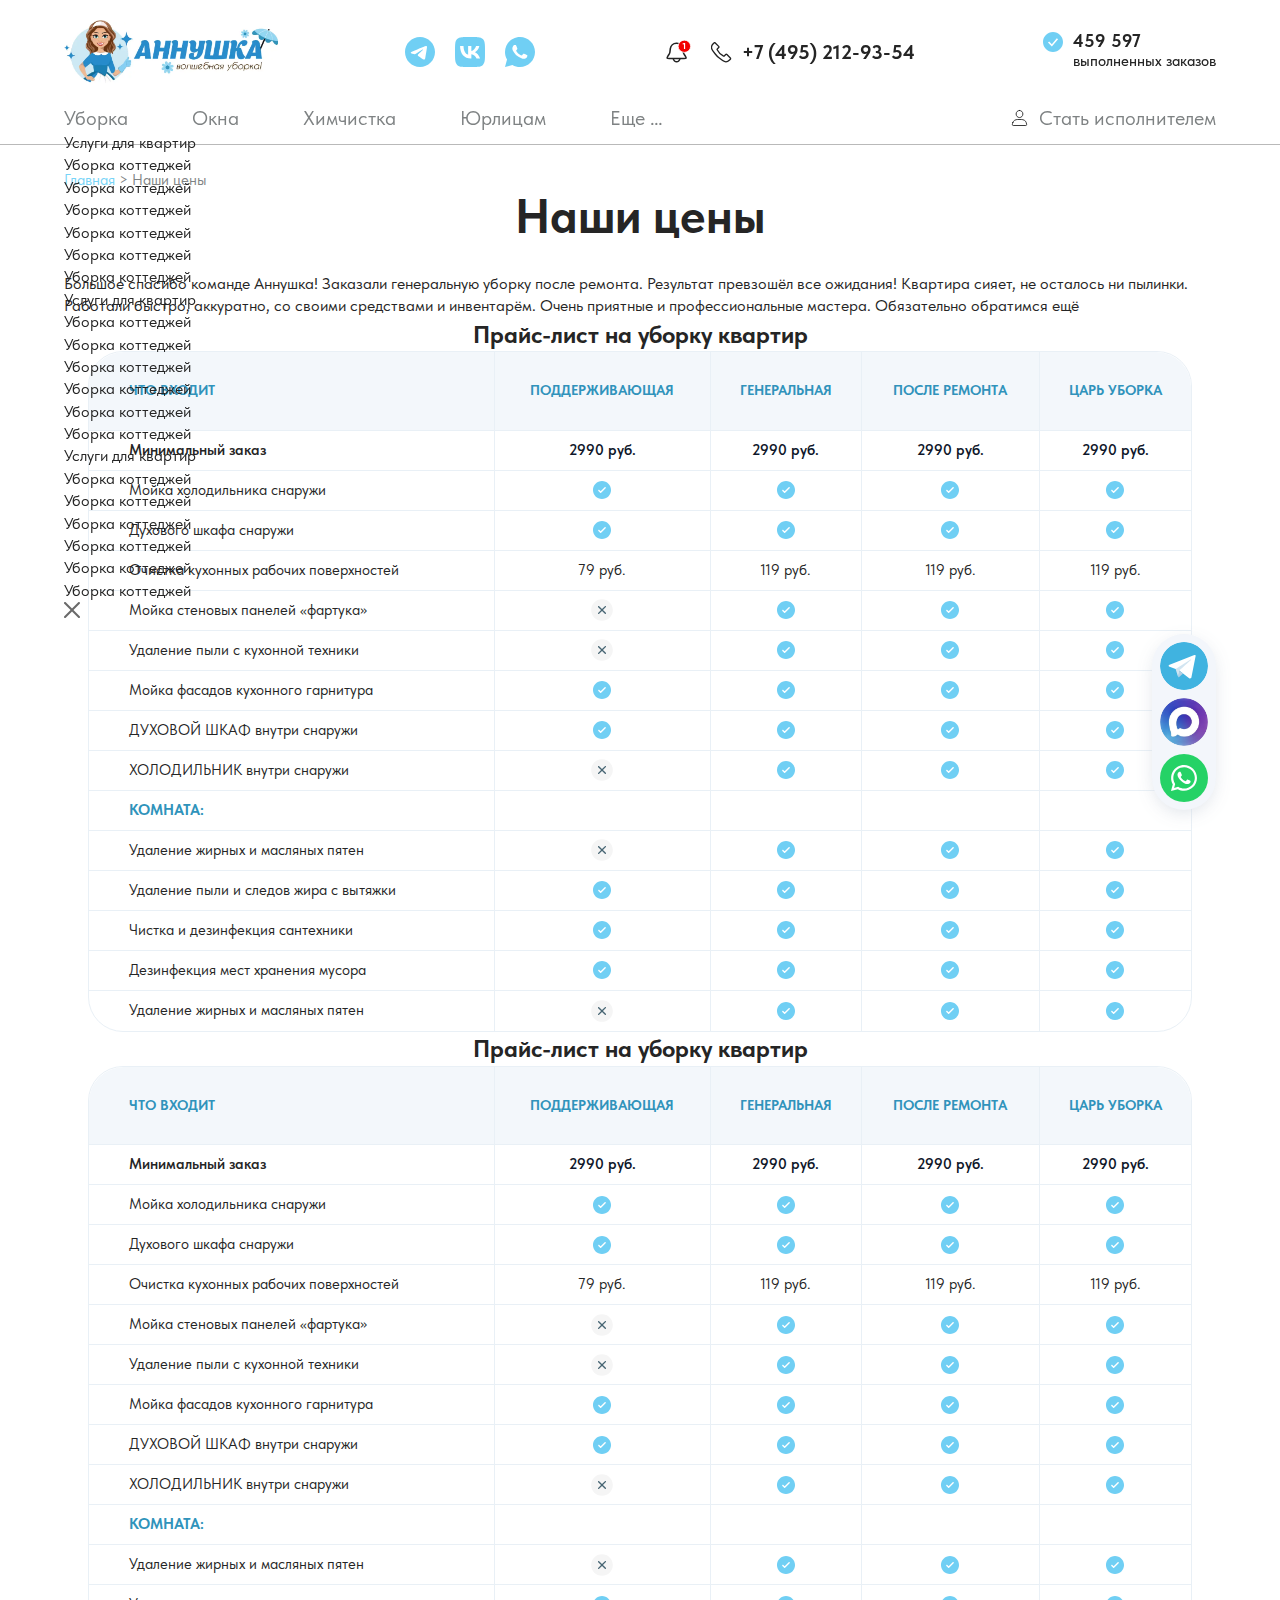
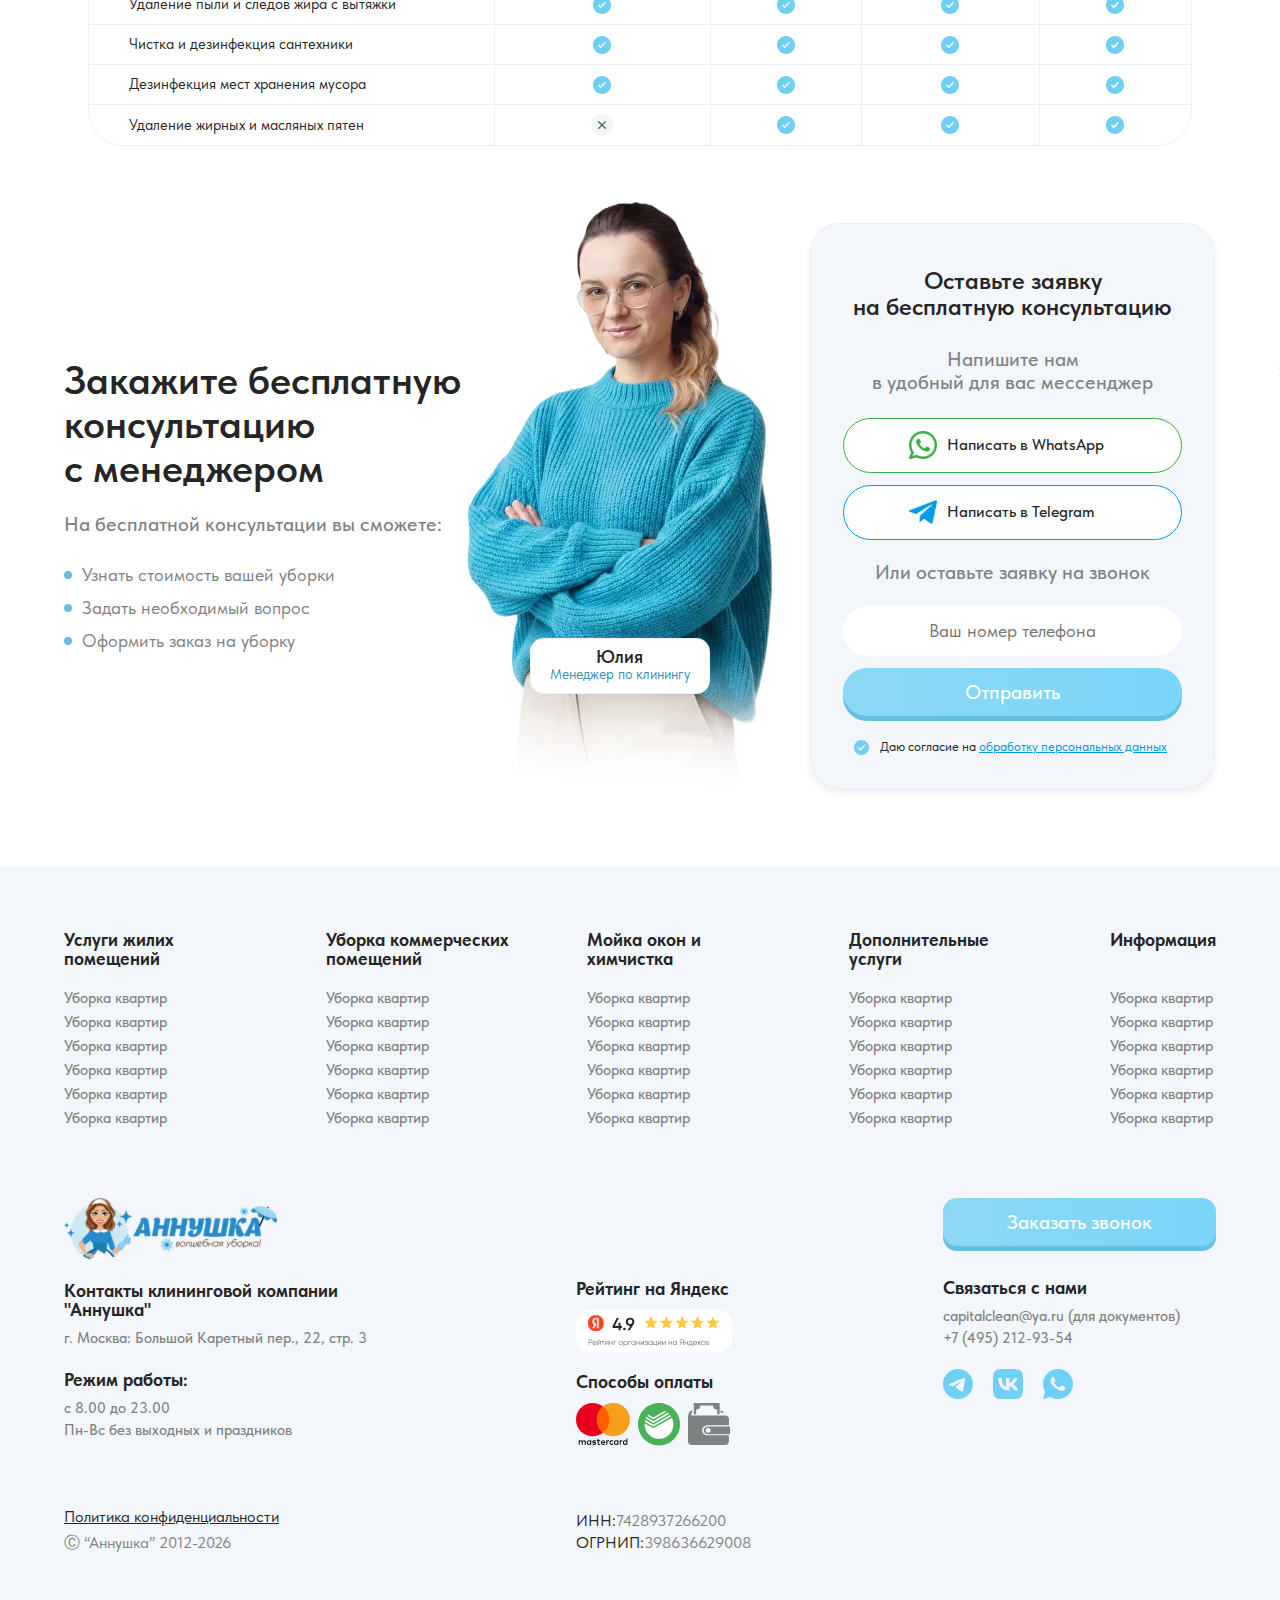
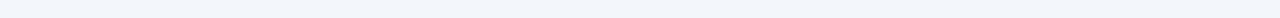
<file: prices.html>
<!doctype html>
<html lang="ru">
  <head>
    <meta charset="UTF-8" />
    <meta name="viewport" content="width=device-width, initial-scale=1.0" />
    <meta name="viewport" content="width=device-width, initial-scale=1, viewport-fit=cover">
    <title>Клининговая компания</title>

    <link rel="stylesheet" href="assets/css/reset.css" />
    <link rel="stylesheet" href="assets/css/base.css" />
    <link rel="stylesheet" href="https://cdn.jsdelivr.net/npm/swiper@11/swiper-bundle.min.css"/>
    <link rel="stylesheet" href="assets/css/main.css">
    <link rel="stylesheet" href="assets/css/responsive.css" />

  </head>

  <body>

    <style>
      .order__check:checked + .order__check-ui {
        background: url("assets/img/check.svg") center center no-repeat;
        background-size: cover !important;
        border-color: transparent;
      }
    </style>

   <header class="header">

      <div class="container header__top">
        <!-- left: logo -->
        <a class="brand" href="#">
          <img class="brand__logo" src="assets/img/logo.webp" alt="Аннушка" />
        </a>

        <!-- center: socials -->
        <div class="header__socials" aria-label="Соцсети">
          <a class="ic" href="#" aria-label="Telegram">
            <img src="assets/img/tg-header.svg" alt="tg" />
          </a>
          <a class="ic" href="#" aria-label="VK">
            <img src="assets/img/vk-header.svg" alt="vk" />
          </a>
          <a class="ic" href="#" aria-label="WhatsApp">
            <img src="assets/img/ws-header.svg" alt="ws" />
          </a>
        </div>

        <div class="header__phone_wrapper">
          <button class="bell" aria-label="Уведомления">
            <img src="assets/img/bell-header.svg" alt="bell" />
          </button>
          <a class="header__phone" href="tel:+74952129354">
            <img class="header__phone-ic" src="assets/img/phone-header.svg" alt="phone" />
            <span>+7 (495) 212-93-54</span>
          </a>
        </div>

        <div class="header__done">
          <img class="header__done-ic" src="assets/img/check.svg" alt="check" />
          <div class="header__done-text">
            <div class="header__done-num" id="counter-number-head">1 028 987</div>
            <div class="header__done-sub">выполненных заказов</div>
          </div>
        </div>

        <div class="header-burger">
          <img src="assets/img/menu-burger.svg" alt="burger" class="header-burger-opener"> 
          <img src="assets/img/close-dropdown.svg" alt="burger" class="header-burger-close"> 
        </div>

      </div>

      <div class="container header__bottom">
        <nav class="nav" aria-label="Главное меню">
          <div class="nav__link" data-menu="cleaning">Уборка</div>
          <div class="nav__link">Окна</div>
          <a class="nav__link" href="#">Химчистка</a>
          <a class="nav__link" href="#">Юрлицам</a>
          <a class="nav__link" href="#">Еще …</a>
        </nav>

        <a class="become" href="#">
          <img class="become__ic" src="assets/img/user.svg" alt="user" />
          <span>Стать исполнителем</span>
        </a>

        
      </div>

   
      <div class="header_dropmenu" data-menu="cleaning">
        <div class="container">
          <div class="header__dropmenu-wrap">
            <div class="header_dropmenu_col">
              <ul class="header_dropmenu_col_list">
                <li class="header_dropmenu_col_li header_dropmenu_col_li-parent">
                  <a href="#">Услуги для квартир</a>
                </li>
                <li class="header_dropmenu_col_li">
                  <a href="#">Уборка коттеджей</a>
                </li>
                <li class="header_dropmenu_col_li">
                  <a href="#">Уборка коттеджей</a>
                </li>
                <li class="header_dropmenu_col_li">
                  <a href="#">Уборка коттеджей</a>
                </li>
                <li class="header_dropmenu_col_li">
                  <a href="#">Уборка коттеджей</a>
                </li>
                <li class="header_dropmenu_col_li">
                  <a href="#">Уборка коттеджей</a>
                </li>
                <li class="header_dropmenu_col_li">
                  <a href="#">Уборка коттеджей</a>
                </li>
              </ul>
            </div>
            <div class="header_dropmenu_col">
              <ul class="header_dropmenu_col_list">
                <li class="header_dropmenu_col_li header_dropmenu_col_li-parent">
                  <a href="#">Услуги для квартир</a>
                </li>
                <li class="header_dropmenu_col_li">
                  <a href="#">Уборка коттеджей</a>
                </li>
                <li class="header_dropmenu_col_li">
                  <a href="#">Уборка коттеджей</a>
                </li>
                <li class="header_dropmenu_col_li">
                  <a href="#">Уборка коттеджей</a>
                </li>
                <li class="header_dropmenu_col_li">
                  <a href="#">Уборка коттеджей</a>
                </li>
                <li class="header_dropmenu_col_li">
                  <a href="#">Уборка коттеджей</a>
                </li>
                <li class="header_dropmenu_col_li">
                  <a href="#">Уборка коттеджей</a>
                </li>
              </ul>
            </div>
            <div class="header_dropmenu_col">
              <ul class="header_dropmenu_col_list">
                <li class="header_dropmenu_col_li header_dropmenu_col_li-parent">
                  <a href="#">Услуги для квартир</a>
                </li>
                <li class="header_dropmenu_col_li">
                  <a href="#">Уборка коттеджей</a>
                </li>
                <li class="header_dropmenu_col_li">
                  <a href="#">Уборка коттеджей</a>
                </li>
                <li class="header_dropmenu_col_li">
                  <a href="#">Уборка коттеджей</a>
                </li>
                <li class="header_dropmenu_col_li">
                  <a href="#">Уборка коттеджей</a>
                </li>
                <li class="header_dropmenu_col_li">
                  <a href="#">Уборка коттеджей</a>
                </li>
                <li class="header_dropmenu_col_li">
                  <a href="#">Уборка коттеджей</a>
                </li>
              </ul>
            </div>
            <div class="close-dropdown">
              <svg xmlns="http://www.w3.org/2000/svg" width="16" height="16" fill="none" viewBox="0 0 16 16">
                <path fill="#6A6A6A" fill-rule="evenodd" d="M15.697 1.766A1.033 1.033 0 0 0 14.57.08a1.03 1.03 0 0 0-.336.224L8 6.539 1.766.303A1.035 1.035 0 1 0 .303 1.766L6.539 8 .303 14.234a1.035 1.035 0 0 0 1.463 1.463L8 9.461l6.235 6.236a1.034 1.034 0 0 0 1.462-1.463L9.46 8l6.236-6.234Z" clip-rule="evenodd"/>
              </svg>
            </div>
          </div>
        </div>
      </div>

   

    </header>

      

    <main>

        <div class="mob-menu">
            <div class="mob-menu-wrapper">
            <nav class="mobile-nav" aria-label="Мобильное меню">
                <div class="mobile-nav__list">

                <!-- Пункт с вложенностью -->
                <div class="mobile-nav__item">
                    <button class="mobile-nav__toggle" type="button" aria-expanded="false">
                    <span class="mobile-nav__title">Услуги для квартир</span>
                    <span class="mobile-nav__icon" aria-hidden="true">
                        <img src="assets/img/arrow-nav.svg" alt="arrow">
                    </span>
                    </button>

                    <div class="mobile-nav__body">
                    <div class="mobile-nav__content">
                        <a href="#" class="mobile-nav__sublink">Поддерживающая уборка</a>
                        <a href="#" class="mobile-nav__sublink">Генеральная уборка</a>
                        <a href="#" class="mobile-nav__sublink">Мытье окон</a>
                        <a href="#" class="mobile-nav__sublink">Химчистка мебели</a>
                    </div>
                    </div>
                </div>

                <!-- Пункт с вложенностью -->
                <div class="mobile-nav__item">
                    <button class="mobile-nav__toggle" type="button" aria-expanded="false">
                    <span class="mobile-nav__title">Услуги для офиса</span>
                    <span class="mobile-nav__icon" aria-hidden="true">
                        <img src="assets/img/arrow-nav.svg" alt="arrow">
                    </span>
                    </button>

                    <div class="mobile-nav__body">
                    <div class="mobile-nav__content">
                        <a href="#" class="mobile-nav__sublink">Ежедневная уборка</a>
                        <a href="#" class="mobile-nav__sublink">Уборка после ремонта</a>
                        <a href="#" class="mobile-nav__sublink">Мытье фасадов</a>
                        <a href="#" class="mobile-nav__sublink">Обслуживание офисов</a>
                    </div>
                    </div>
                </div>

                <!-- Пункт без вложенности: сразу ссылка -->
                <div class="mobile-nav__item">
                    <a class="mobile-nav__link" href="#">
                    <span class="mobile-nav__title">Цены</span>
                    </a>
                </div>

                <!-- Пункт без вложенности: сразу ссылка -->
                <div class="mobile-nav__item">
                    <a class="mobile-nav__link" href="#">
                    <span class="mobile-nav__title">Контакты</span>
                    </a>
                </div>

                <!-- Пункт с вложенностью -->
                <div class="mobile-nav__item">
                    <button class="mobile-nav__toggle active" type="button" aria-expanded="true">
                    <span class="mobile-nav__title">О нас</span>
                    <span class="mobile-nav__icon" aria-hidden="true">
                        <img src="assets/img/arrow-nav.svg" alt="arrow">
                    </span>
                    </button>

                    <div class="mobile-nav__body" style="max-height: 500px;">
                    <div class="mobile-nav__content">
                        <a href="#" class="mobile-nav__sublink">Контакты</a>
                        <a href="#" class="mobile-nav__sublink">О компании</a>
                        <a href="#" class="mobile-nav__sublink">Отзывы</a>
                        <a href="#" class="mobile-nav__sublink">Вакансии</a>
                        <a href="#" class="mobile-nav__sublink">Блог</a>
                        <a href="#" class="mobile-nav__sublink">Вопросы и ответы</a>
                        <a href="#" class="mobile-nav__sublink">О компании</a>
                        <a href="#" class="mobile-nav__sublink">Отзывы</a>
                        <a href="#" class="mobile-nav__sublink">Вакансии</a>
                        <a href="#" class="mobile-nav__sublink">Блог</a>
                        <a href="#" class="mobile-nav__sublink">Вопросы и ответы</a>
                    </div>
                    </div>
                </div>

                </div>
            </nav>
            
            <div class="header__socials" aria-label="Соцсети">
                <a class="ic" href="#" aria-label="Telegram">
                <img src="assets/img/tg-header.svg" alt="tg" />
                </a>
                <a class="ic" href="#" aria-label="VK">
                <img src="assets/img/vk-header.svg" alt="vk" />
                </a>
                <a class="ic" href="#" aria-label="WhatsApp">
                <img src="assets/img/ws-header.svg" alt="ws" />
                </a>
            </div>
            </div>
        </div>

        <!-- Modal contact -->
        <div class="modal" id="contact-modal" aria-hidden="true">
            <div class="modal__overlay" data-modal-close></div>

            <div class="modal__dialog" role="dialog" aria-modal="true" aria-labelledby="myModalTitle">
            <button class="modal__close" type="button" aria-label="Закрыть" data-modal-close>
                <img src="assets/img/close-modal.svg" alt="close">
            </button>

            <div class="modal-content-wrap">
                <h2>Оформите заявку</h2>
                <form class="modal-form">
                <input class="modal__input" type="text" name="phone" placeholder="Фамилия и имя">
                <input class="modal__input" type="tel" name="tel" placeholder="Номер телефона">
                <input class="modal__input" type="email" name="email" placeholder="Электронная почта">

                <label class="order__consent">
                    <input class="order__check" type="checkbox" checked="">
                    <span class="order__check-ui" aria-hidden="true"></span>
                    <span class="order__consent-text">
                    Даю согласие на <a href="#">обработку персональных данных</a>
                    </span>
                </label>
                <button class="btn-def rounded" type="submit"><span>Отправить</span></button>
                </form>
            </div>
            </div>
        </div>

        <div class="fixed-connects">
            <div class="fixed-connects-btn fixed-connects-btn-tg">
            <a href="#">
                <img src="assets/img/tg-round.svg" alt="tg">
            </a>
            </div>
            <div class="fixed-connects-btn fixed-connects-btn-max">
            <a href="#">
                <img src="assets/img/max-round.webp" alt="max">
            </a>
            </div>
            <div class="fixed-connects-btn fixed-connects-btn-wa">
            <a href="#">
                <img src="assets/img/wa-round.svg" alt="wa">
            </a>
            </div>
        </div>

        <div class="fixed-phone" data-modal-open="contact-modal">
            <img src="assets/img/phone-fixed.svg" alt="phone">
        </div>
        
        <!--Page filter-->
        <div class="page-filter"></div>

        <div class="container">
            <div class="breadcrumbs">
                <li class="link"><a href="index.html">Главная</a></li>
                <div class="breadcrums-devider">></div>
                <li class="current">Наши цены</li>
            </div>
        </div>

        <div class="prices-page">
            <div class="container">
                <h1 class="page-title center price-page-title">
                    Наши цены
                </h1>
                <div class="page-subtitle">
                    Большое спасибо команде Аннушка! Заказали генеральную уборку после ремонта. Результат превзошёл все ожидания! Квартира сияет, не осталось ни пылинки. Работали быстро, аккуратно, со своими средствами и инвентарём. Очень приятные и профессиональные мастера. Обязательно обратимся ещё
                </div>
                <div class="price-page-item">
                    <h2 class="center">Прайс-лист на уборку квартир</h2>
                    <div class="service__table">
                        <div class="container">
                            <div class="service__table is-open" id="serviceTable">
                                <div class="service__table__wrap">
                                    <div class="service__table__scroll" id="serviceTableScroll">
                                        <table class="service__table__grid" role="table" aria-label="Таблица услуг">
                                            <thead class="service__table__head">
                                            <tr class="service__table__tr">
                                                <th class="service__table__th service__table__th--left">ЧТО ВХОДИТ</th>
                                                <th class="service__table__th">ПОДДЕРЖИВАЮЩАЯ</th>
                                                <th class="service__table__th">ГЕНЕРАЛЬНАЯ</th>
                                                <th class="service__table__th">ПОСЛЕ РЕМОНТА</th>
                                                <th class="service__table__th">ЦАРЬ УБОРКА</th>
                                            </tr>
                                            </thead>

                                            <tbody class="service__table__body">
                                                <tr class="service__table__tr">
                                                    <td class="service__table__td service__table__td--left"><span>Минимальный заказ</span></td>
                                                    <td class="service__table__td service__table__td--center"><span class="service__table__price">2990 руб.</span></td>
                                                    <td class="service__table__td service__table__td--center"><span class="service__table__price">2990 руб.</span></td>
                                                    <td class="service__table__td service__table__td--center"><span class="service__table__price">2990 руб.</span></td>
                                                    <td class="service__table__td service__table__td--center"><span class="service__table__price">2990 руб.</span></td>
                                                </tr>

                                                <tr class="service__table__tr">
                                                    <td class="service__table__td service__table__td--left">Мойка холодильника снаружи</td>
                                                    <td class="service__table__td service__table__td--center"><img class="service__table__icon" src="assets/img/table-check.svg" alt=""></td>
                                                    <td class="service__table__td service__table__td--center"><img class="service__table__icon" src="assets/img/table-check.svg" alt=""></td>
                                                    <td class="service__table__td service__table__td--center"><img class="service__table__icon" src="assets/img/table-check.svg" alt=""></td>
                                                    <td class="service__table__td service__table__td--center"><img class="service__table__icon" src="assets/img/table-check.svg" alt=""></td>
                                                </tr>

                                                <tr class="service__table__tr">
                                                    <td class="service__table__td service__table__td--left">Духового шкафа снаружи</td>
                                                    <td class="service__table__td service__table__td--center"><img class="service__table__icon" src="assets/img/table-check.svg" alt=""></td>
                                                    <td class="service__table__td service__table__td--center"><img class="service__table__icon" src="assets/img/table-check.svg" alt=""></td>
                                                    <td class="service__table__td service__table__td--center"><img class="service__table__icon" src="assets/img/table-check.svg" alt=""></td>
                                                    <td class="service__table__td service__table__td--center"><img class="service__table__icon" src="assets/img/table-check.svg" alt=""></td>
                                                </tr>

                                                <tr class="service__table__tr">
                                                    <td class="service__table__td service__table__td--left">Очистка кухонных рабочих поверхностей</td>
                                                    <td class="service__table__td service__table__td--center">79 руб.</td>
                                                    <td class="service__table__td service__table__td--center">119 руб.</td>
                                                    <td class="service__table__td service__table__td--center">119 руб.</td>
                                                    <td class="service__table__td service__table__td--center">119 руб.</td>
                                                </tr>

                                                <tr class="service__table__tr">
                                                    <td class="service__table__td service__table__td--left">Мойка стеновых панелей «фартука»</td>
                                                    <td class="service__table__td service__table__td--center"><img class="service__table__icon" src="assets/img/table-krest.svg" alt=""></td>
                                                    <td class="service__table__td service__table__td--center"><img class="service__table__icon" src="assets/img/table-check.svg" alt=""></td>
                                                    <td class="service__table__td service__table__td--center"><img class="service__table__icon" src="assets/img/table-check.svg" alt=""></td>
                                                    <td class="service__table__td service__table__td--center"><img class="service__table__icon" src="assets/img/table-check.svg" alt=""></td>
                                                </tr>

                                                <tr class="service__table__tr">
                                                    <td class="service__table__td service__table__td--left">Удаление пыли с кухонной техники</td>
                                                    <td class="service__table__td service__table__td--center"><img class="service__table__icon" src="assets/img/table-krest.svg" alt=""></td>
                                                    <td class="service__table__td service__table__td--center"><img class="service__table__icon" src="assets/img/table-check.svg" alt=""></td>
                                                    <td class="service__table__td service__table__td--center"><img class="service__table__icon" src="assets/img/table-check.svg" alt=""></td>
                                                    <td class="service__table__td service__table__td--center"><img class="service__table__icon" src="assets/img/table-check.svg" alt=""></td>
                                                </tr>

                                                <tr class="service__table__tr">
                                                    <td class="service__table__td service__table__td--left">Мойка фасадов кухонного гарнитура</td>
                                                    <td class="service__table__td service__table__td--center"><img class="service__table__icon" src="assets/img/table-check.svg" alt=""></td>
                                                    <td class="service__table__td service__table__td--center"><img class="service__table__icon" src="assets/img/table-check.svg" alt=""></td>
                                                    <td class="service__table__td service__table__td--center"><img class="service__table__icon" src="assets/img/table-check.svg" alt=""></td>
                                                    <td class="service__table__td service__table__td--center"><img class="service__table__icon" src="assets/img/table-check.svg" alt=""></td>
                                                </tr>

                                                <tr class="service__table__tr">
                                                    <td class="service__table__td service__table__td--left">ДУХОВОЙ ШКАФ внутри снаружи</td>
                                                    <td class="service__table__td service__table__td--center"><img class="service__table__icon" src="assets/img/table-check.svg" alt=""></td>
                                                    <td class="service__table__td service__table__td--center"><img class="service__table__icon" src="assets/img/table-check.svg" alt=""></td>
                                                    <td class="service__table__td service__table__td--center"><img class="service__table__icon" src="assets/img/table-check.svg" alt=""></td>
                                                    <td class="service__table__td service__table__td--center"><img class="service__table__icon" src="assets/img/table-check.svg" alt=""></td>
                                                </tr>

                                                <tr class="service__table__tr">
                                                    <td class="service__table__td service__table__td--left">ХОЛОДИЛЬНИК внутри снаружи</td>
                                                    <td class="service__table__td service__table__td--center"><img class="service__table__icon" src="assets/img/table-krest.svg" alt=""></td>
                                                    <td class="service__table__td service__table__td--center"><img class="service__table__icon" src="assets/img/table-check.svg" alt=""></td>
                                                    <td class="service__table__td service__table__td--center"><img class="service__table__icon" src="assets/img/table-check.svg" alt=""></td>
                                                    <td class="service__table__td service__table__td--center"><img class="service__table__icon" src="assets/img/table-check.svg" alt=""></td>
                                                </tr>

                                                <tr class="service__table__tr">
                                                    <td class="service__table__td service__table__td--left"><span class="blue">КОМНАТА:</span></td>
                                                    <td class="service__table__td service__table__td--center"></td>
                                                    <td class="service__table__td service__table__td--center"></td>
                                                    <td class="service__table__td service__table__td--center"></td>
                                                    <td class="service__table__td service__table__td--center"></td>
                                                </tr>

                                                <tr class="service__table__tr">
                                                    <td class="service__table__td service__table__td--left">Удаление жирных и масляных пятен</td>
                                                    <td class="service__table__td service__table__td--center"><img class="service__table__icon" src="assets/img/table-krest.svg" alt=""></td>
                                                    <td class="service__table__td service__table__td--center"><img class="service__table__icon" src="assets/img/table-check.svg" alt=""></td>
                                                    <td class="service__table__td service__table__td--center"><img class="service__table__icon" src="assets/img/table-check.svg" alt=""></td>
                                                    <td class="service__table__td service__table__td--center"><img class="service__table__icon" src="assets/img/table-check.svg" alt=""></td>
                                                </tr>

                                                <tr class="service__table__tr">
                                                    <td class="service__table__td service__table__td--left">Удаление пыли и следов жира с вытяжки</td>
                                                    <td class="service__table__td service__table__td--center"><img class="service__table__icon" src="assets/img/table-check.svg" alt=""></td>
                                                    <td class="service__table__td service__table__td--center"><img class="service__table__icon" src="assets/img/table-check.svg" alt=""></td>
                                                    <td class="service__table__td service__table__td--center"><img class="service__table__icon" src="assets/img/table-check.svg" alt=""></td>
                                                    <td class="service__table__td service__table__td--center"><img class="service__table__icon" src="assets/img/table-check.svg" alt=""></td>
                                                </tr>

                                                <tr class="service__table__tr">
                                                    <td class="service__table__td service__table__td--left">Чистка и дезинфекция сантехники</td>
                                                    <td class="service__table__td service__table__td--center"><img class="service__table__icon" src="assets/img/table-check.svg" alt=""></td>
                                                    <td class="service__table__td service__table__td--center"><img class="service__table__icon" src="assets/img/table-check.svg" alt=""></td>
                                                    <td class="service__table__td service__table__td--center"><img class="service__table__icon" src="assets/img/table-check.svg" alt=""></td>
                                                    <td class="service__table__td service__table__td--center"><img class="service__table__icon" src="assets/img/table-check.svg" alt=""></td>
                                                </tr>

                                                <tr class="service__table__tr">
                                                    <td class="service__table__td service__table__td--left">Дезинфекция мест хранения мусора</td>
                                                    <td class="service__table__td service__table__td--center"><img class="service__table__icon" src="assets/img/table-check.svg" alt=""></td>
                                                    <td class="service__table__td service__table__td--center"><img class="service__table__icon" src="assets/img/table-check.svg" alt=""></td>
                                                    <td class="service__table__td service__table__td--center"><img class="service__table__icon" src="assets/img/table-check.svg" alt=""></td>
                                                    <td class="service__table__td service__table__td--center"><img class="service__table__icon" src="assets/img/table-check.svg" alt=""></td>
                                                </tr>

                                                <tr class="service__table__tr">
                                                    <td class="service__table__td service__table__td--left">Удаление жирных и масляных пятен</td>
                                                    <td class="service__table__td service__table__td--center"><img class="service__table__icon" src="assets/img/table-krest.svg" alt=""></td>
                                                    <td class="service__table__td service__table__td--center"><img class="service__table__icon" src="assets/img/table-check.svg" alt=""></td>
                                                    <td class="service__table__td service__table__td--center"><img class="service__table__icon" src="assets/img/table-check.svg" alt=""></td>
                                                    <td class="service__table__td service__table__td--center"><img class="service__table__icon" src="assets/img/table-check.svg" alt=""></td>
                                                </tr>


                                            </tbody>
                                        </table>
                                    </div>
                                </div>
                            </div>
                        </div>
                    </div>
                </div>
                <div class="price-page-item">
                    <h2 class="center">Прайс-лист на уборку квартир</h2>
                    <div class="service__table">
                        <div class="container">
                            <div class="service__table is-open" id="serviceTable">
                                <div class="service__table__wrap">
                                    <div class="service__table__scroll" id="serviceTableScroll">
                                        <table class="service__table__grid" role="table" aria-label="Таблица услуг">
                                            <thead class="service__table__head">
                                            <tr class="service__table__tr">
                                                <th class="service__table__th service__table__th--left">ЧТО ВХОДИТ</th>
                                                <th class="service__table__th">ПОДДЕРЖИВАЮЩАЯ</th>
                                                <th class="service__table__th">ГЕНЕРАЛЬНАЯ</th>
                                                <th class="service__table__th">ПОСЛЕ РЕМОНТА</th>
                                                <th class="service__table__th">ЦАРЬ УБОРКА</th>
                                            </tr>
                                            </thead>

                                            <tbody class="service__table__body">
                                                <tr class="service__table__tr">
                                                    <td class="service__table__td service__table__td--left"><span>Минимальный заказ</span></td>
                                                    <td class="service__table__td service__table__td--center"><span class="service__table__price">2990 руб.</span></td>
                                                    <td class="service__table__td service__table__td--center"><span class="service__table__price">2990 руб.</span></td>
                                                    <td class="service__table__td service__table__td--center"><span class="service__table__price">2990 руб.</span></td>
                                                    <td class="service__table__td service__table__td--center"><span class="service__table__price">2990 руб.</span></td>
                                                </tr>

                                                <tr class="service__table__tr">
                                                    <td class="service__table__td service__table__td--left">Мойка холодильника снаружи</td>
                                                    <td class="service__table__td service__table__td--center"><img class="service__table__icon" src="assets/img/table-check.svg" alt=""></td>
                                                    <td class="service__table__td service__table__td--center"><img class="service__table__icon" src="assets/img/table-check.svg" alt=""></td>
                                                    <td class="service__table__td service__table__td--center"><img class="service__table__icon" src="assets/img/table-check.svg" alt=""></td>
                                                    <td class="service__table__td service__table__td--center"><img class="service__table__icon" src="assets/img/table-check.svg" alt=""></td>
                                                </tr>

                                                <tr class="service__table__tr">
                                                    <td class="service__table__td service__table__td--left">Духового шкафа снаружи</td>
                                                    <td class="service__table__td service__table__td--center"><img class="service__table__icon" src="assets/img/table-check.svg" alt=""></td>
                                                    <td class="service__table__td service__table__td--center"><img class="service__table__icon" src="assets/img/table-check.svg" alt=""></td>
                                                    <td class="service__table__td service__table__td--center"><img class="service__table__icon" src="assets/img/table-check.svg" alt=""></td>
                                                    <td class="service__table__td service__table__td--center"><img class="service__table__icon" src="assets/img/table-check.svg" alt=""></td>
                                                </tr>

                                                <tr class="service__table__tr">
                                                    <td class="service__table__td service__table__td--left">Очистка кухонных рабочих поверхностей</td>
                                                    <td class="service__table__td service__table__td--center">79 руб.</td>
                                                    <td class="service__table__td service__table__td--center">119 руб.</td>
                                                    <td class="service__table__td service__table__td--center">119 руб.</td>
                                                    <td class="service__table__td service__table__td--center">119 руб.</td>
                                                </tr>

                                                <tr class="service__table__tr">
                                                    <td class="service__table__td service__table__td--left">Мойка стеновых панелей «фартука»</td>
                                                    <td class="service__table__td service__table__td--center"><img class="service__table__icon" src="assets/img/table-krest.svg" alt=""></td>
                                                    <td class="service__table__td service__table__td--center"><img class="service__table__icon" src="assets/img/table-check.svg" alt=""></td>
                                                    <td class="service__table__td service__table__td--center"><img class="service__table__icon" src="assets/img/table-check.svg" alt=""></td>
                                                    <td class="service__table__td service__table__td--center"><img class="service__table__icon" src="assets/img/table-check.svg" alt=""></td>
                                                </tr>

                                                <tr class="service__table__tr">
                                                    <td class="service__table__td service__table__td--left">Удаление пыли с кухонной техники</td>
                                                    <td class="service__table__td service__table__td--center"><img class="service__table__icon" src="assets/img/table-krest.svg" alt=""></td>
                                                    <td class="service__table__td service__table__td--center"><img class="service__table__icon" src="assets/img/table-check.svg" alt=""></td>
                                                    <td class="service__table__td service__table__td--center"><img class="service__table__icon" src="assets/img/table-check.svg" alt=""></td>
                                                    <td class="service__table__td service__table__td--center"><img class="service__table__icon" src="assets/img/table-check.svg" alt=""></td>
                                                </tr>

                                                <tr class="service__table__tr">
                                                    <td class="service__table__td service__table__td--left">Мойка фасадов кухонного гарнитура</td>
                                                    <td class="service__table__td service__table__td--center"><img class="service__table__icon" src="assets/img/table-check.svg" alt=""></td>
                                                    <td class="service__table__td service__table__td--center"><img class="service__table__icon" src="assets/img/table-check.svg" alt=""></td>
                                                    <td class="service__table__td service__table__td--center"><img class="service__table__icon" src="assets/img/table-check.svg" alt=""></td>
                                                    <td class="service__table__td service__table__td--center"><img class="service__table__icon" src="assets/img/table-check.svg" alt=""></td>
                                                </tr>

                                                <tr class="service__table__tr">
                                                    <td class="service__table__td service__table__td--left">ДУХОВОЙ ШКАФ внутри снаружи</td>
                                                    <td class="service__table__td service__table__td--center"><img class="service__table__icon" src="assets/img/table-check.svg" alt=""></td>
                                                    <td class="service__table__td service__table__td--center"><img class="service__table__icon" src="assets/img/table-check.svg" alt=""></td>
                                                    <td class="service__table__td service__table__td--center"><img class="service__table__icon" src="assets/img/table-check.svg" alt=""></td>
                                                    <td class="service__table__td service__table__td--center"><img class="service__table__icon" src="assets/img/table-check.svg" alt=""></td>
                                                </tr>

                                                <tr class="service__table__tr">
                                                    <td class="service__table__td service__table__td--left">ХОЛОДИЛЬНИК внутри снаружи</td>
                                                    <td class="service__table__td service__table__td--center"><img class="service__table__icon" src="assets/img/table-krest.svg" alt=""></td>
                                                    <td class="service__table__td service__table__td--center"><img class="service__table__icon" src="assets/img/table-check.svg" alt=""></td>
                                                    <td class="service__table__td service__table__td--center"><img class="service__table__icon" src="assets/img/table-check.svg" alt=""></td>
                                                    <td class="service__table__td service__table__td--center"><img class="service__table__icon" src="assets/img/table-check.svg" alt=""></td>
                                                </tr>

                                                <tr class="service__table__tr">
                                                    <td class="service__table__td service__table__td--left"><span class="blue">КОМНАТА:</span></td>
                                                    <td class="service__table__td service__table__td--center"></td>
                                                    <td class="service__table__td service__table__td--center"></td>
                                                    <td class="service__table__td service__table__td--center"></td>
                                                    <td class="service__table__td service__table__td--center"></td>
                                                </tr>

                                                <tr class="service__table__tr">
                                                    <td class="service__table__td service__table__td--left">Удаление жирных и масляных пятен</td>
                                                    <td class="service__table__td service__table__td--center"><img class="service__table__icon" src="assets/img/table-krest.svg" alt=""></td>
                                                    <td class="service__table__td service__table__td--center"><img class="service__table__icon" src="assets/img/table-check.svg" alt=""></td>
                                                    <td class="service__table__td service__table__td--center"><img class="service__table__icon" src="assets/img/table-check.svg" alt=""></td>
                                                    <td class="service__table__td service__table__td--center"><img class="service__table__icon" src="assets/img/table-check.svg" alt=""></td>
                                                </tr>

                                                <tr class="service__table__tr">
                                                    <td class="service__table__td service__table__td--left">Удаление пыли и следов жира с вытяжки</td>
                                                    <td class="service__table__td service__table__td--center"><img class="service__table__icon" src="assets/img/table-check.svg" alt=""></td>
                                                    <td class="service__table__td service__table__td--center"><img class="service__table__icon" src="assets/img/table-check.svg" alt=""></td>
                                                    <td class="service__table__td service__table__td--center"><img class="service__table__icon" src="assets/img/table-check.svg" alt=""></td>
                                                    <td class="service__table__td service__table__td--center"><img class="service__table__icon" src="assets/img/table-check.svg" alt=""></td>
                                                </tr>

                                                <tr class="service__table__tr">
                                                    <td class="service__table__td service__table__td--left">Чистка и дезинфекция сантехники</td>
                                                    <td class="service__table__td service__table__td--center"><img class="service__table__icon" src="assets/img/table-check.svg" alt=""></td>
                                                    <td class="service__table__td service__table__td--center"><img class="service__table__icon" src="assets/img/table-check.svg" alt=""></td>
                                                    <td class="service__table__td service__table__td--center"><img class="service__table__icon" src="assets/img/table-check.svg" alt=""></td>
                                                    <td class="service__table__td service__table__td--center"><img class="service__table__icon" src="assets/img/table-check.svg" alt=""></td>
                                                </tr>

                                                <tr class="service__table__tr">
                                                    <td class="service__table__td service__table__td--left">Дезинфекция мест хранения мусора</td>
                                                    <td class="service__table__td service__table__td--center"><img class="service__table__icon" src="assets/img/table-check.svg" alt=""></td>
                                                    <td class="service__table__td service__table__td--center"><img class="service__table__icon" src="assets/img/table-check.svg" alt=""></td>
                                                    <td class="service__table__td service__table__td--center"><img class="service__table__icon" src="assets/img/table-check.svg" alt=""></td>
                                                    <td class="service__table__td service__table__td--center"><img class="service__table__icon" src="assets/img/table-check.svg" alt=""></td>
                                                </tr>

                                                <tr class="service__table__tr">
                                                    <td class="service__table__td service__table__td--left">Удаление жирных и масляных пятен</td>
                                                    <td class="service__table__td service__table__td--center"><img class="service__table__icon" src="assets/img/table-krest.svg" alt=""></td>
                                                    <td class="service__table__td service__table__td--center"><img class="service__table__icon" src="assets/img/table-check.svg" alt=""></td>
                                                    <td class="service__table__td service__table__td--center"><img class="service__table__icon" src="assets/img/table-check.svg" alt=""></td>
                                                    <td class="service__table__td service__table__td--center"><img class="service__table__icon" src="assets/img/table-check.svg" alt=""></td>
                                                </tr>


                                            </tbody>
                                        </table>
                                    </div>
                                </div>
                            </div>
                        </div>
                    </div>
                </div>
            </div>
        </div>
        
      

        <!-- Order -->
        <section class="order">
            <div class="order__inner container">
            <img src="assets/img/order-dec-1.webp" alt="order-dec" class="order-dec-1">
            <img src="assets/img/order-dec-2.webp" alt="order-dec" class="order-dec-2">
            <!-- Left -->
            <div class="order__left">
                <h2 class="order__title">
                Закажите бесплатную<br />
                консультацию<br />
                с менеджером
                </h2>

                <p class="order__subtitle">На бесплатной консультации вы сможете:</p>

                <ul class="order__list">
                <li class="order__item">Узнать стоимость вашей уборки</li>
                <li class="order__item">Задать необходимый вопрос</li>
                <li class="order__item">Оформить заказ на уборку</li>
                </ul>
            </div>

            <!-- Middle (image) -->
            <div class="order__media" aria-hidden="true">
                <img class="order__img" src="assets/img/manager.webp" alt="Менеджер" />

                <div class="order__badge">
                <div class="order__badge-name">Юлия</div>
                <div class="order__badge-role">Менеджер по клинингу</div>
                </div>
            </div>

            <!-- Right (card) -->
            <div class="order__card">
                <h3 class="order__card-title">
                Оставьте заявку<br />
                на бесплатную консультацию
                </h3>

                <p class="order__card-subtitle">
                Напишите нам<br />
                в удобный для вас мессенджер
                </p>

                <div class="order__actions">
                <a class="order__btn order__btn--wa" href="#" role="button">
                    <span class="order__btn-ic" aria-hidden="true">
                    <!-- WhatsApp icon -->
                    <img src="assets/img/wa.svg" alt="wa">
                    </span>
                    <span class="order__btn-txt">Написать в WhatsApp</span>
                </a>

                <a class="order__btn order__btn--tg" href="#" role="button">
                    <span class="order__btn-ic" aria-hidden="true">
                    <!-- Telegram icon -->
                    <img src="assets/img/tg.svg" alt="tg">
                    </span>
                    <span class="order__btn-txt">Написать в Telegram</span>
                </a>
                </div>

                <div class="order__divider">Или оставьте заявку на звонок</div>

                <form class="order__form" action="#" method="post">
                <label class="order__field">
                    <span class="order__sr">Ваш номер телефона</span>
                    <input class="order__input" type="tel" name="phone" placeholder="Ваш номер телефона" />
                </label>

                <button class="btn-def rounded" type="submit"><span>Отправить</span></button>

                <label class="order__consent">
                    <input class="order__check" type="checkbox" checked />
                    <span class="order__check-ui" aria-hidden="true"></span>
                    <span class="order__consent-text">
                    Даю согласие на <a href="#">обработку персональных данных</a>
                    </span>
                </label>
                </form>
            </div>
            </div>
        </section>



    </main>

    <!-- FOOTER -->
    <footer class="footer">
      <div class="container">
        <div class="footer-top-cols">
          <div class="footer-col">
            <div class="footer-col-title">Услуги жилих помещений</div>
            <a href="#">Уборка квартир</a>
            <a href="#">Уборка квартир</a>
            <a href="#">Уборка квартир</a>
            <a href="#">Уборка квартир</a>
            <a href="#">Уборка квартир</a>
            <a href="#">Уборка квартир</a>
          </div>
          <div class="footer-col">
            <div class="footer-col-title">Уборка коммерческих помещений</div>
            <a href="#">Уборка квартир</a>
            <a href="#">Уборка квартир</a>
            <a href="#">Уборка квартир</a>
            <a href="#">Уборка квартир</a>
            <a href="#">Уборка квартир</a>
            <a href="#">Уборка квартир</a>
          </div>
          <div class="footer-col">
            <div class="footer-col-title">Мойка окон и химчистка</div>
            <a href="#">Уборка квартир</a>
            <a href="#">Уборка квартир</a>
            <a href="#">Уборка квартир</a>
            <a href="#">Уборка квартир</a>
            <a href="#">Уборка квартир</a>
            <a href="#">Уборка квартир</a>
          </div>
          <div class="footer-col">
            <div class="footer-col-title">Дополнительные услуги</div>
            <a href="#">Уборка квартир</a>
            <a href="#">Уборка квартир</a>
            <a href="#">Уборка квартир</a>
            <a href="#">Уборка квартир</a>
            <a href="#">Уборка квартир</a>
            <a href="#">Уборка квартир</a>
          </div>
          <div class="footer-col">
            <div class="footer-col-title">Информация</div>
            <a href="#">Уборка квартир</a>
            <a href="#">Уборка квартир</a>
            <a href="#">Уборка квартир</a>
            <a href="#">Уборка квартир</a>
            <a href="#">Уборка квартир</a>
            <a href="#">Уборка квартир</a>
          </div>
        </div>
        <div class="footer-items">
          <div class="footer-item">
            <img src="assets/img/footer-logo.svg" alt="logo" class="footer-logo">
            <div class="footer-cont-item">
              <div class="footer-cont-item-title">Контакты клининговой компании "Аннушка"</div>
              <span>г. Москва: Большой Каретный пер., 22, стр. 3</span>
            </div>
            <div class="footer-cont-item">
              <div class="footer-cont-item-title">Режим работы:</div>
              <span>с 8.00 до 23.00 <br>
              Пн-Вс без выходных и праздников
              </span>
            </div>
            <div class="footer-policy">
              <a href="#">Политика конфиденциальности</a>
              <p>Ⓒ “Аннушка” 2012-2026</p>
            </div>
          </div>
          <div class="footer-item footer-item-mid">
            <div class="footer-ya-wrap">
              <div class="footer-mid-item-title">Рейтинг на Яндекс</div>
              <img src="assets/img/footer-ya-review.svg" alt="ya" class="footer-ya-rev">
            </div>
            <div class="footer-pays">
              <div div class="footer-mid-item-title">Способы оплаты</div>
              <div class="footer-pays-items">
                <img src="assets/img/mastercard.svg" alt="mastercard">
                <img src="assets/img/sber.svg" alt="sber">
                <img src="assets/img/wallet.svg" alt="wallet">
              </div>
            </div>
            <div class="footer-codes">
              <div class="footer-code-item">
                ИНН:<span>7428937266200</span>
              </div>
              <div class="footer-code-item">
                ОГРНИП:<span>398636629008</span>
              </div>
            </div>
          </div>
          <div class="footer-item">
            <button class="btn-def footer-c-btn gradi">
              <span>Заказать звонок</span>
              </button>
              <div class="footer-cont-item">
                <div class="footer-cont-item-title">Связаться с нами</div>
                <span>capitalclean@ya.ru (для документов)<br>
                <a href="">+7 (495) 212-93-54</a>
                </span>
              </div>
              <div class="header__socials" aria-label="Соцсети">
                <a class="ic" href="#" aria-label="Telegram">
                  <img src="assets/img/tg-header.svg" alt="tg">
                </a>
                <a class="ic" href="#" aria-label="VK">
                  <img src="assets/img/vk-header.svg" alt="vk">
                </a>
                <a class="ic" href="#" aria-label="WhatsApp">
                  <img src="assets/img/ws-header.svg" alt="ws">
                </a>
                <button class="btn-def footer-c-btn footer-c-btn-mob gradi">
                  <span>Заказать звонок</span>
                </button>
              </div>
          </div>
          <div class="footer-item-mob">
            <div class="footer-codes">
              <div class="footer-code-item">
                ИНН:<span>7428937266200</span>
              </div>
              <div class="footer-code-item">
                ОГРНИП:<span>398636629008</span>
              </div>
            </div>
            <div class="footer-policy">
              <a href="#">Политика конфиденциальности</a>
              <p>Ⓒ “Аннушка” 2012-2026</p>
            </div>
          </div>
        </div>
      </div>
    </footer>



    <script src="assets/js/main.js"></script>
    <script src="https://cdn.jsdelivr.net/npm/swiper@11/swiper-bundle.min.js"></script>
    <script src="assets/js/sliders.js"></script>
  </body>
</html>
</file>
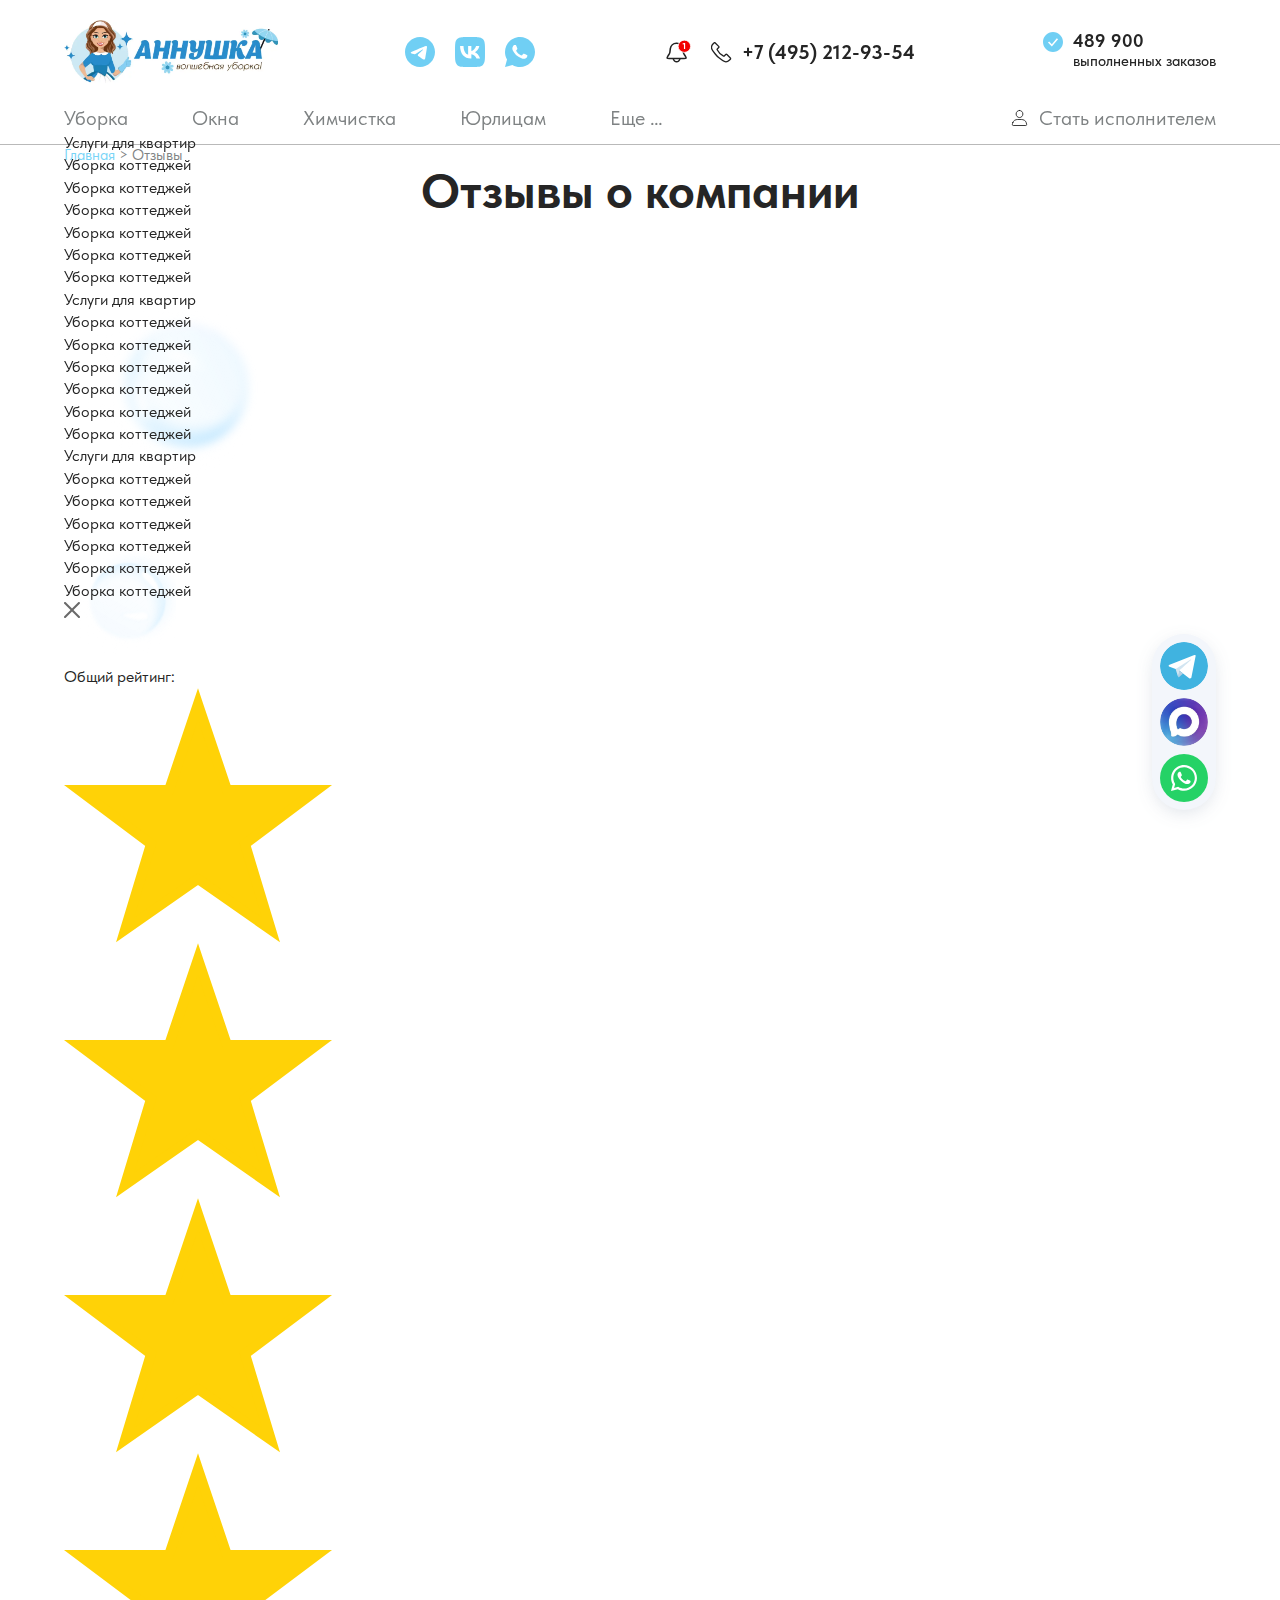
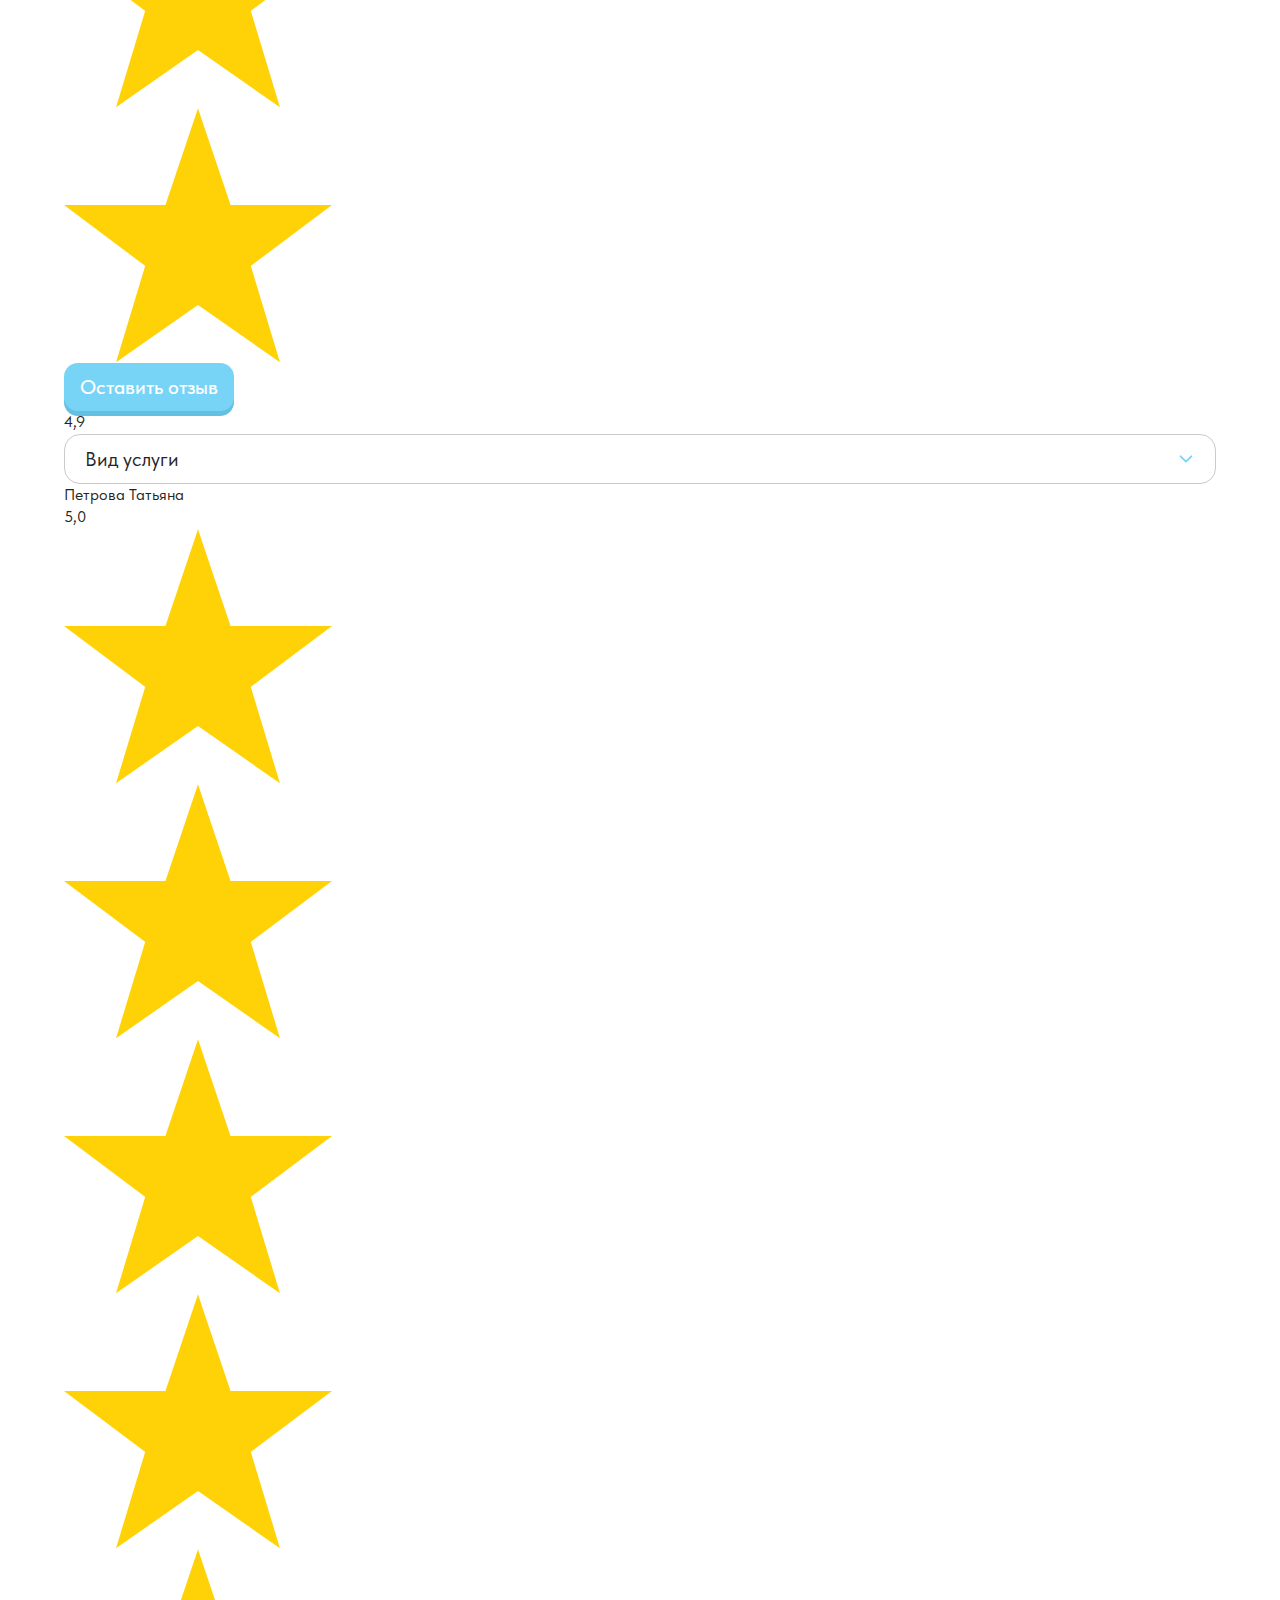
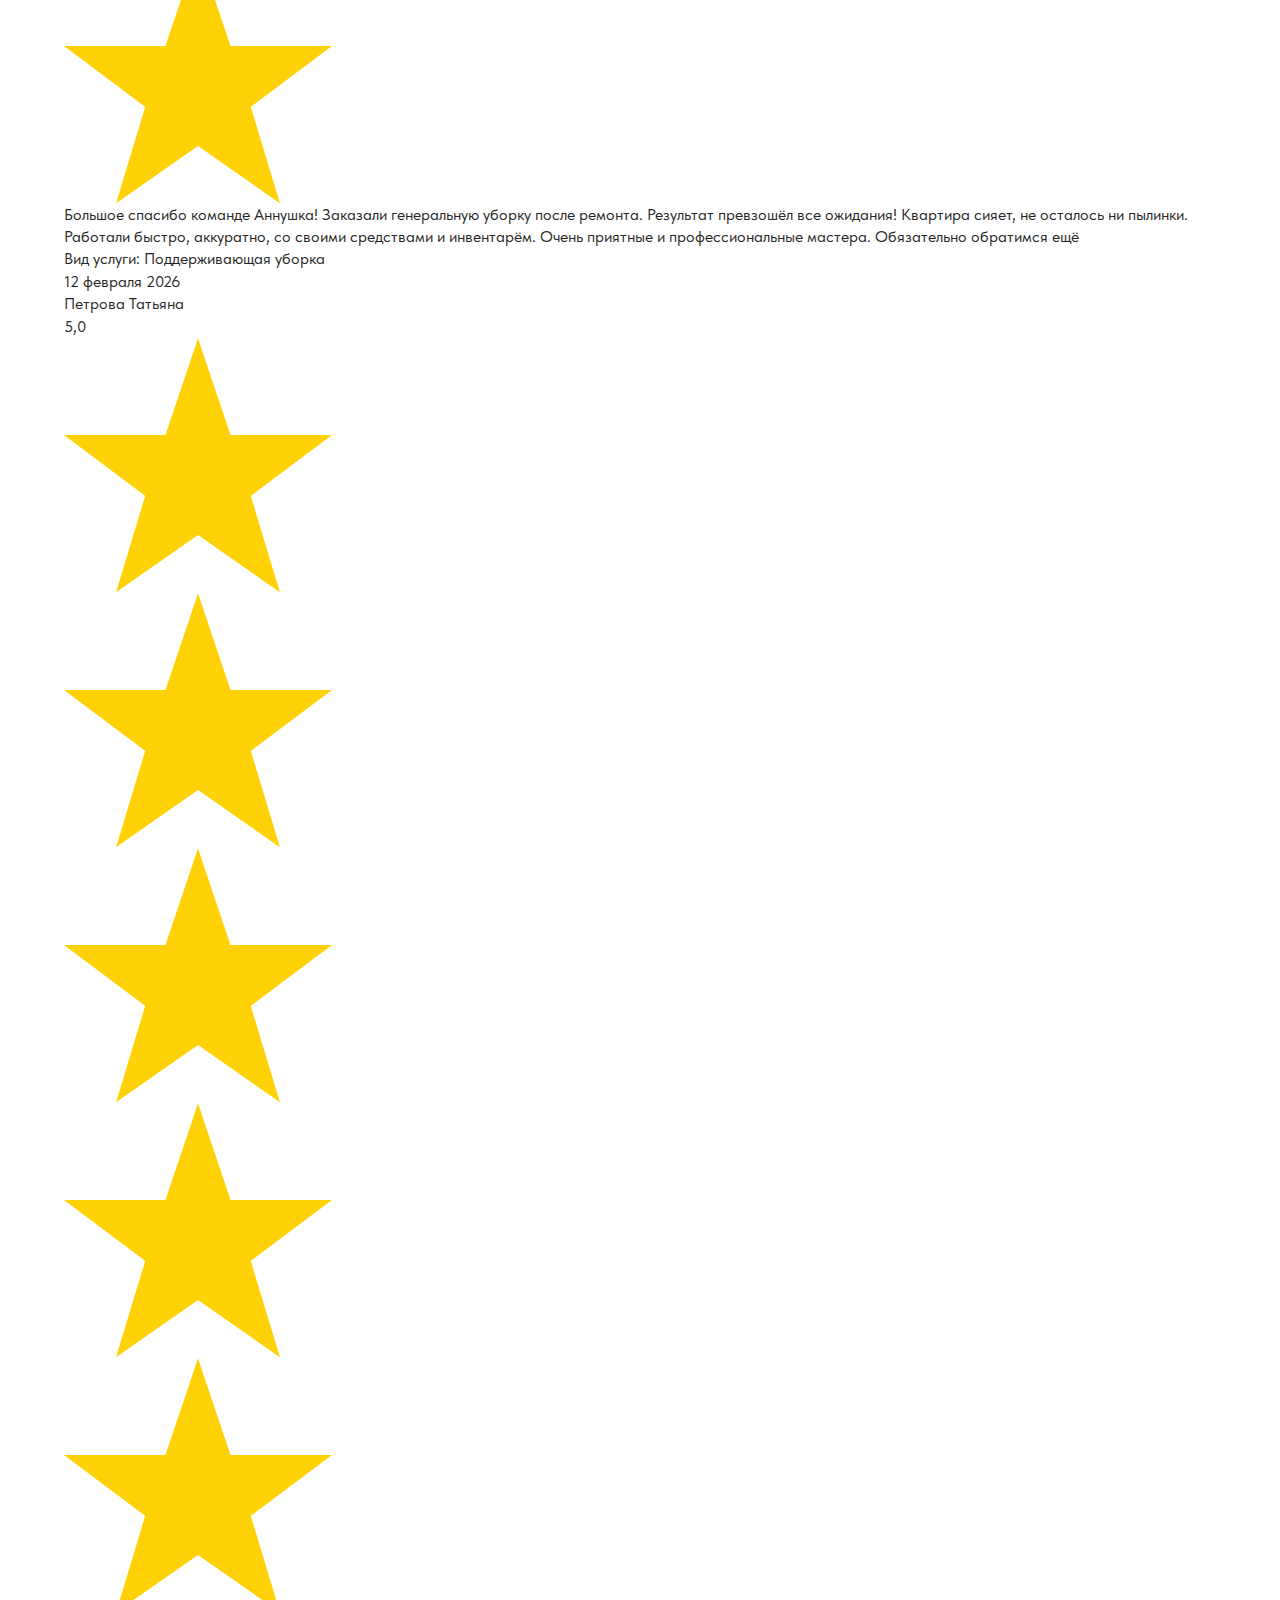
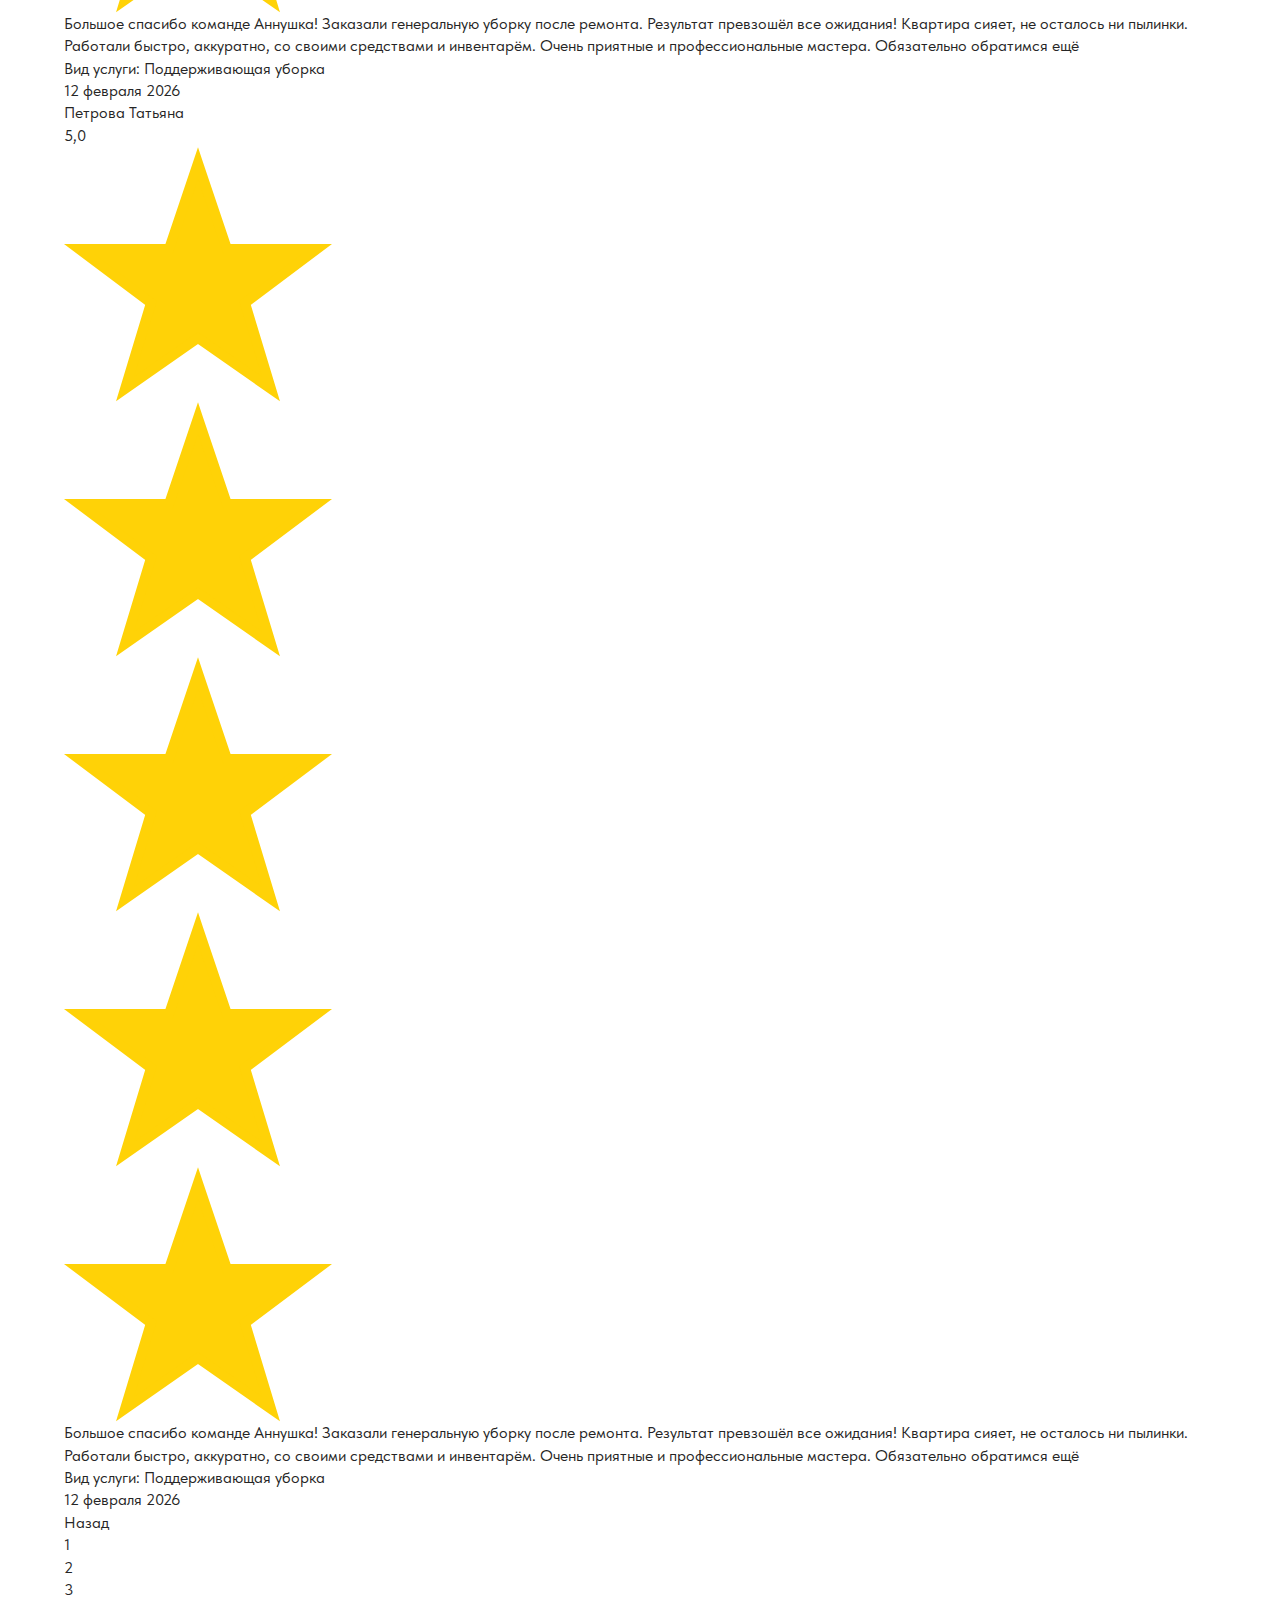
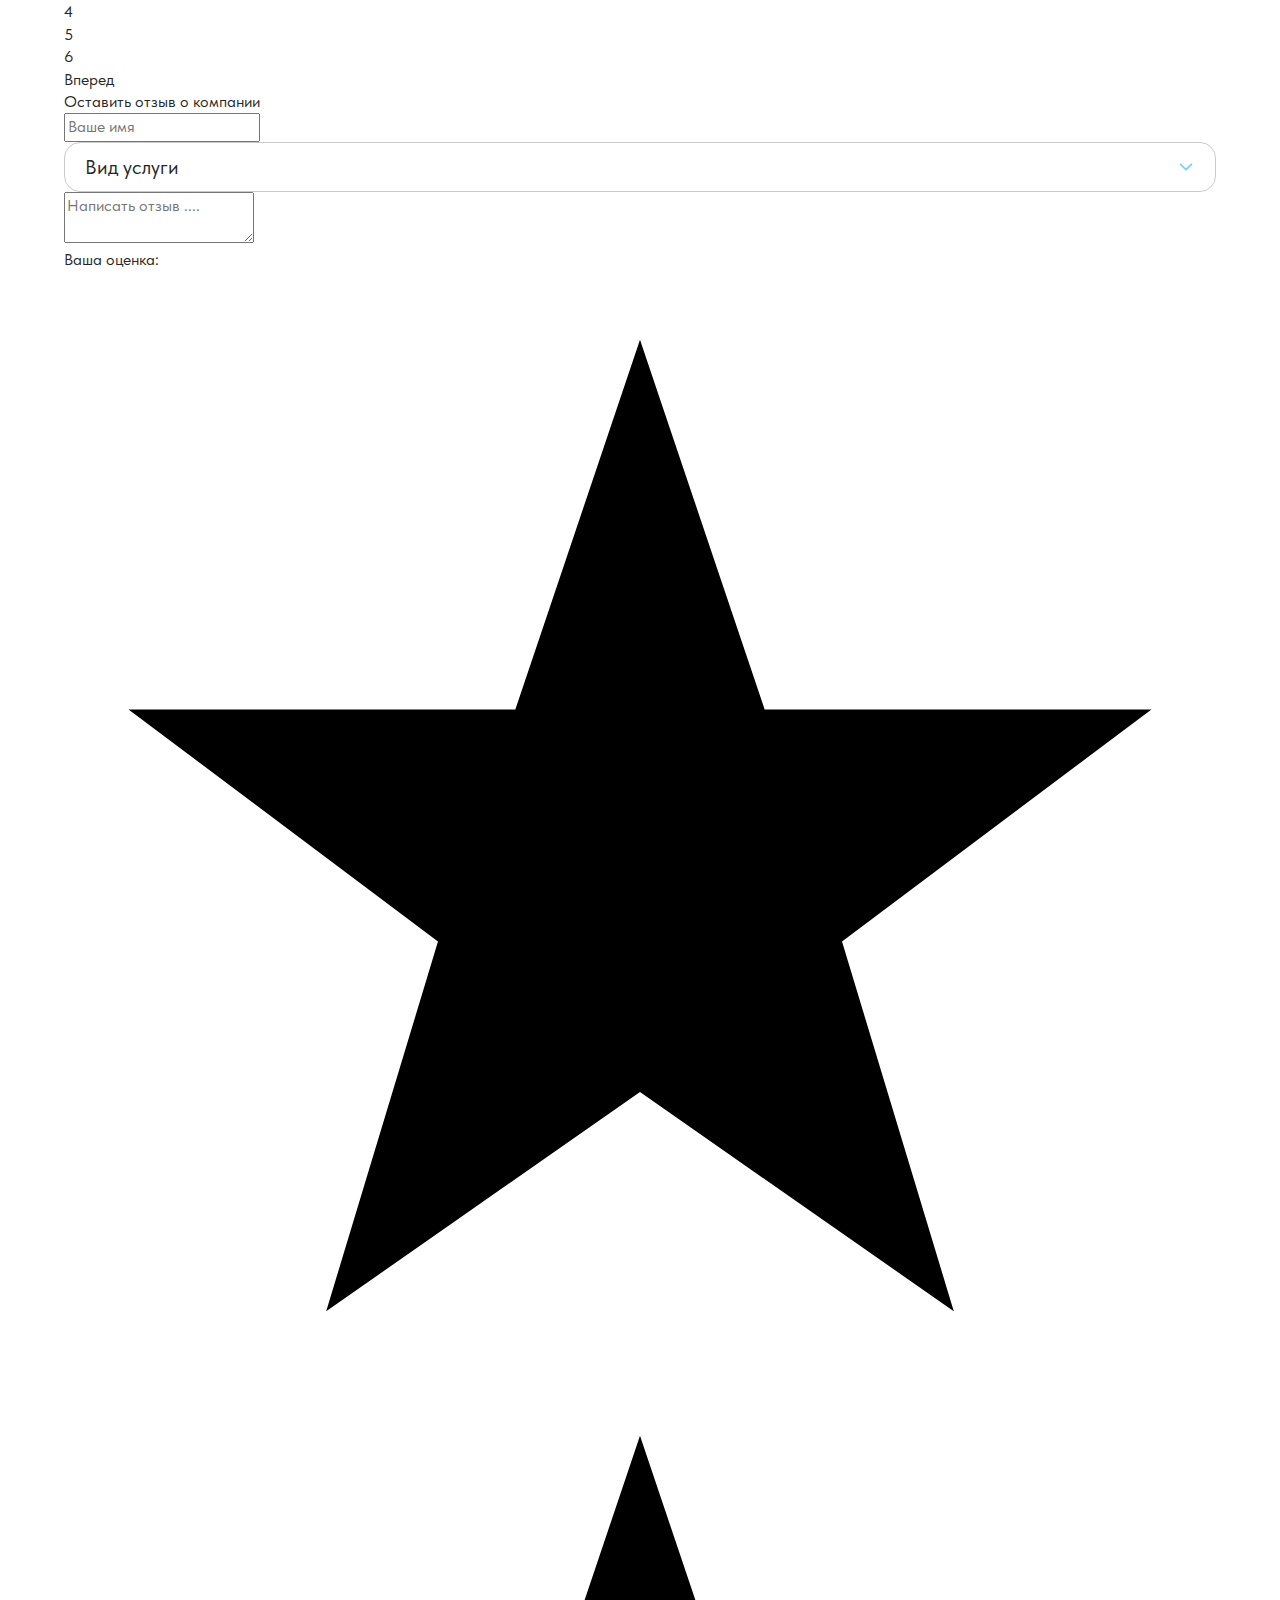
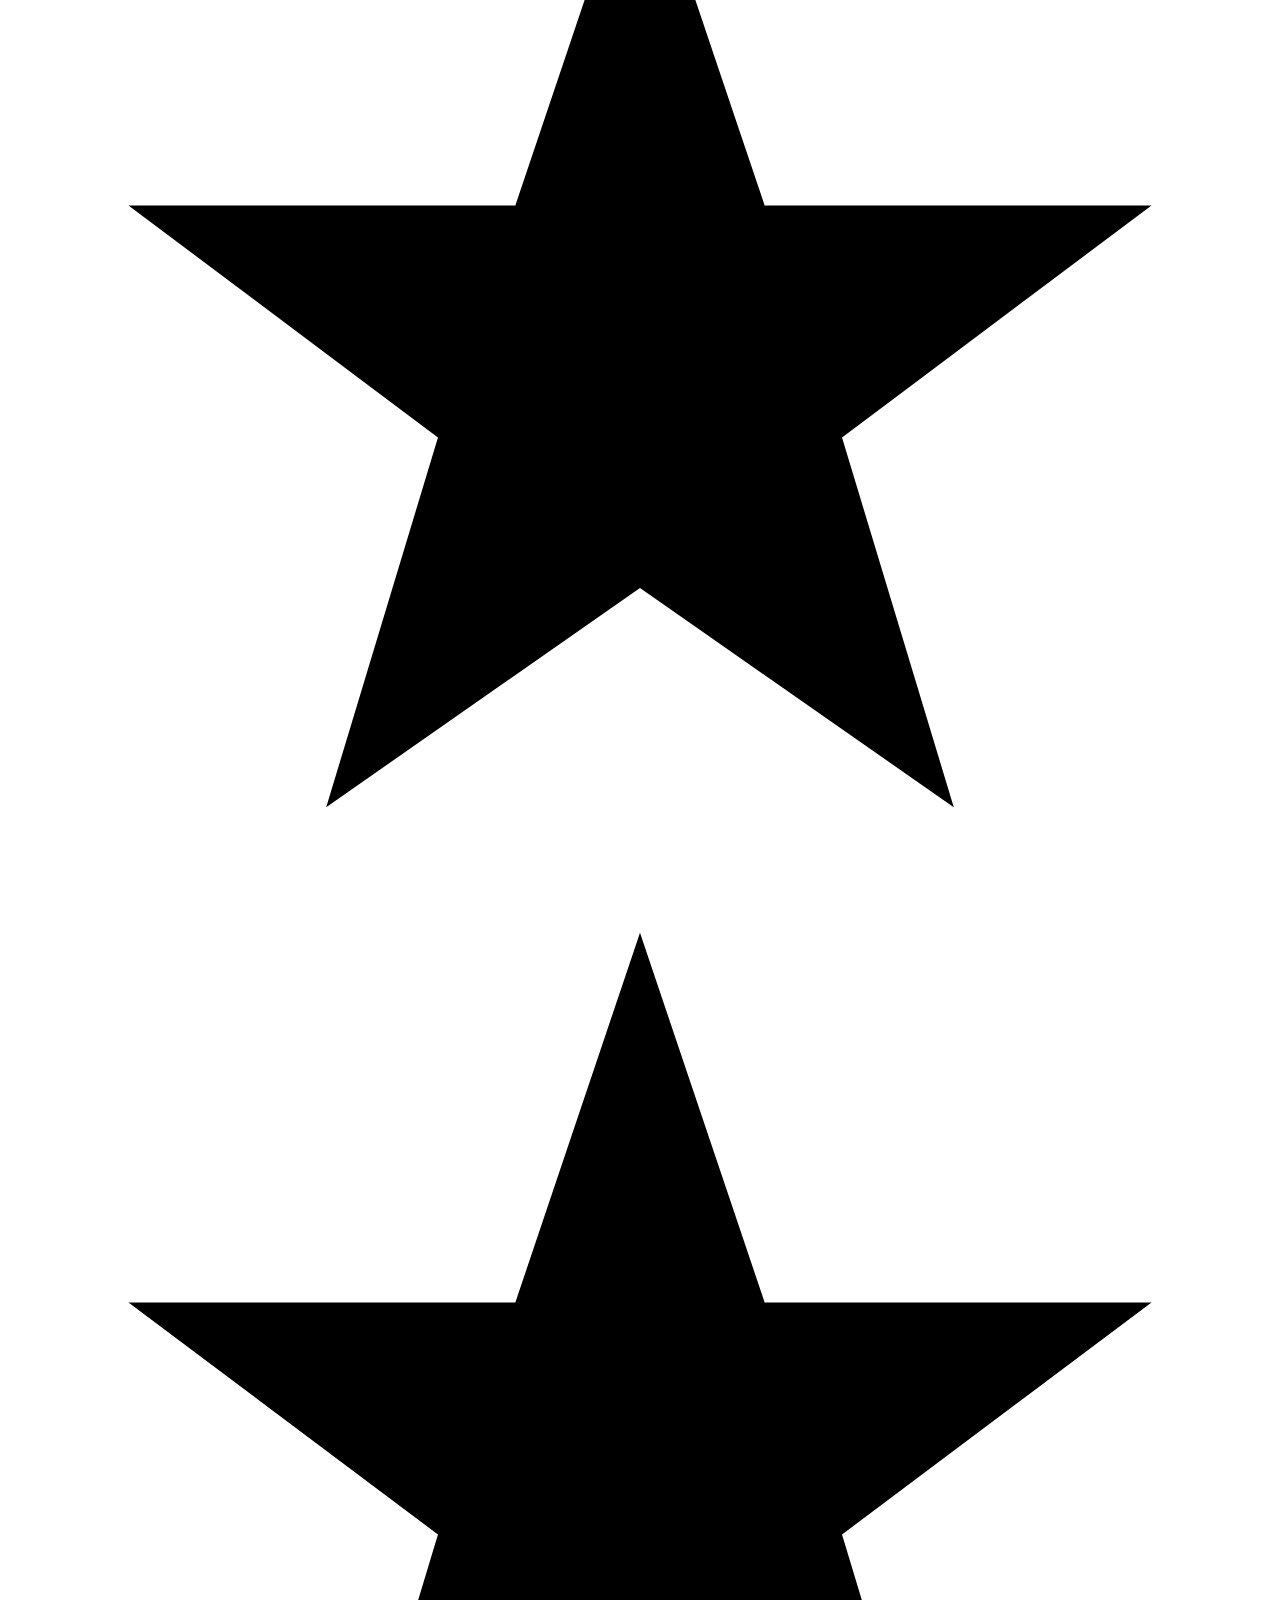
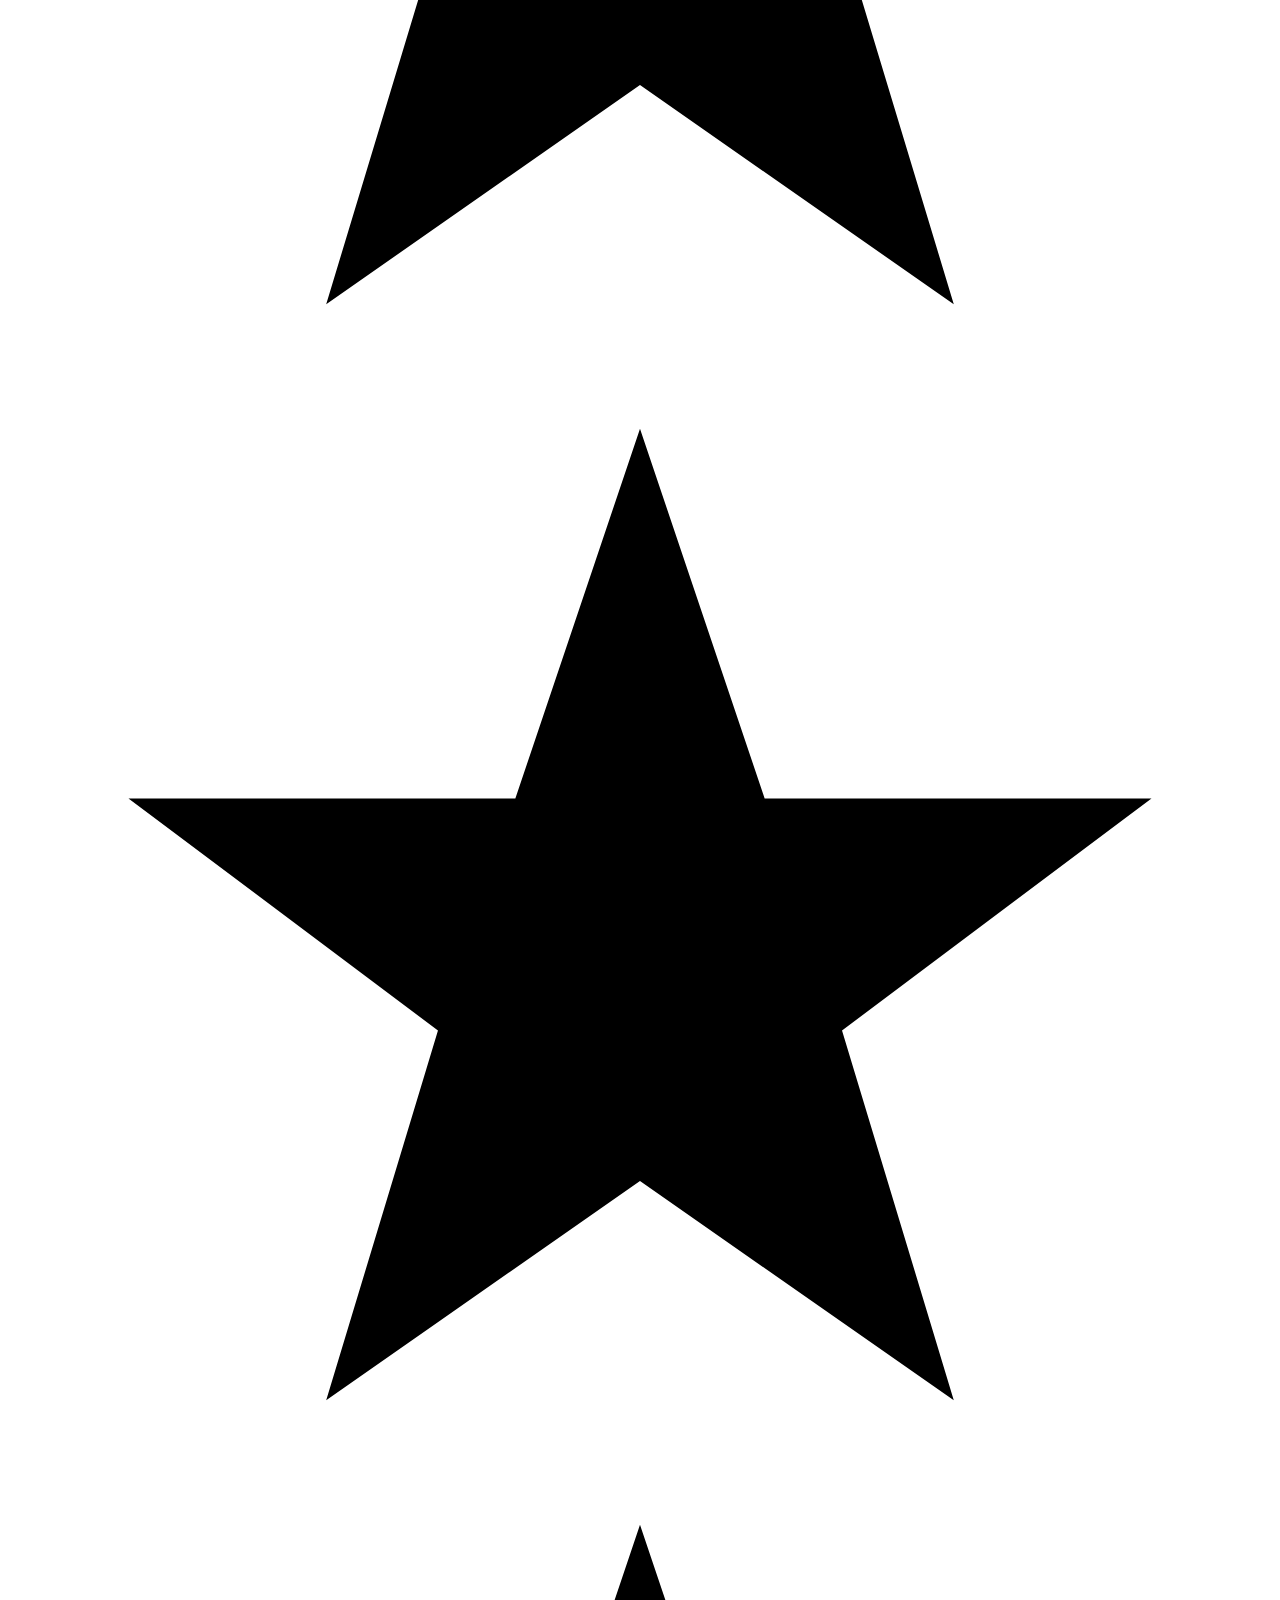
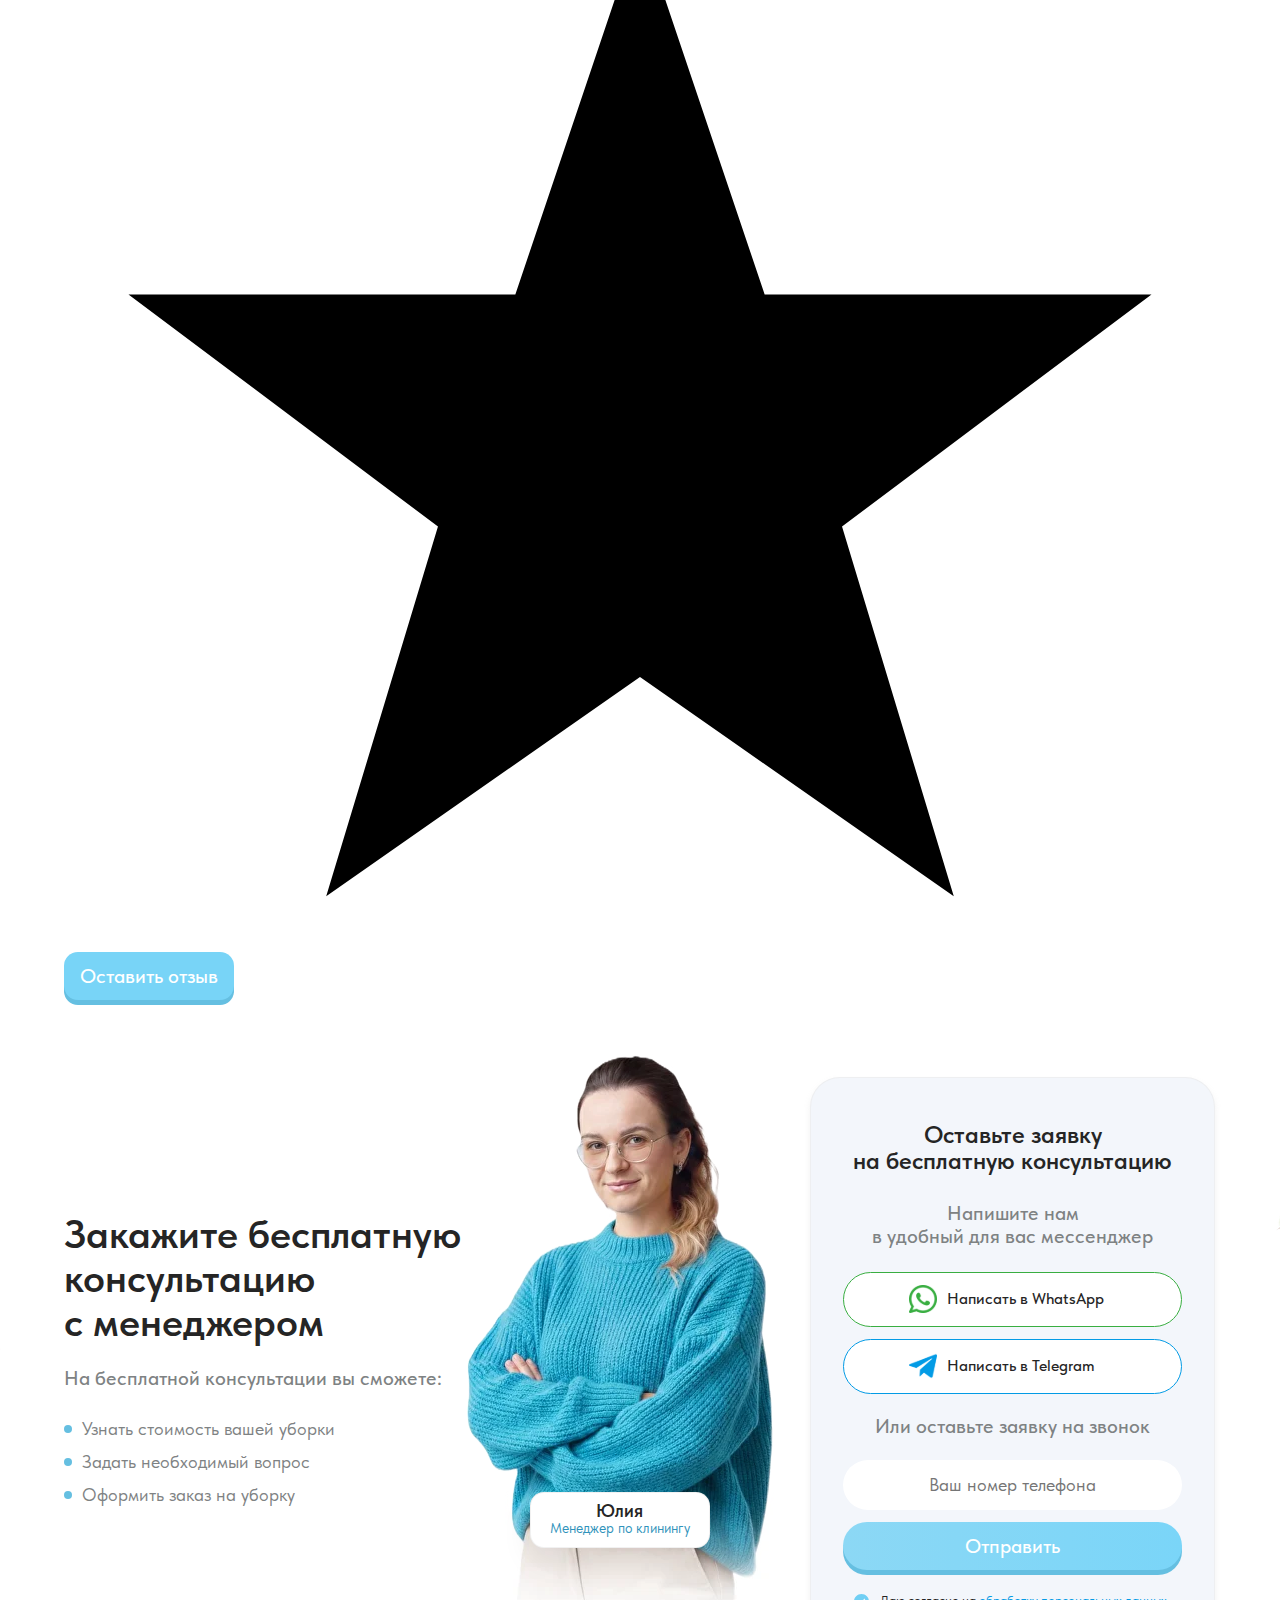
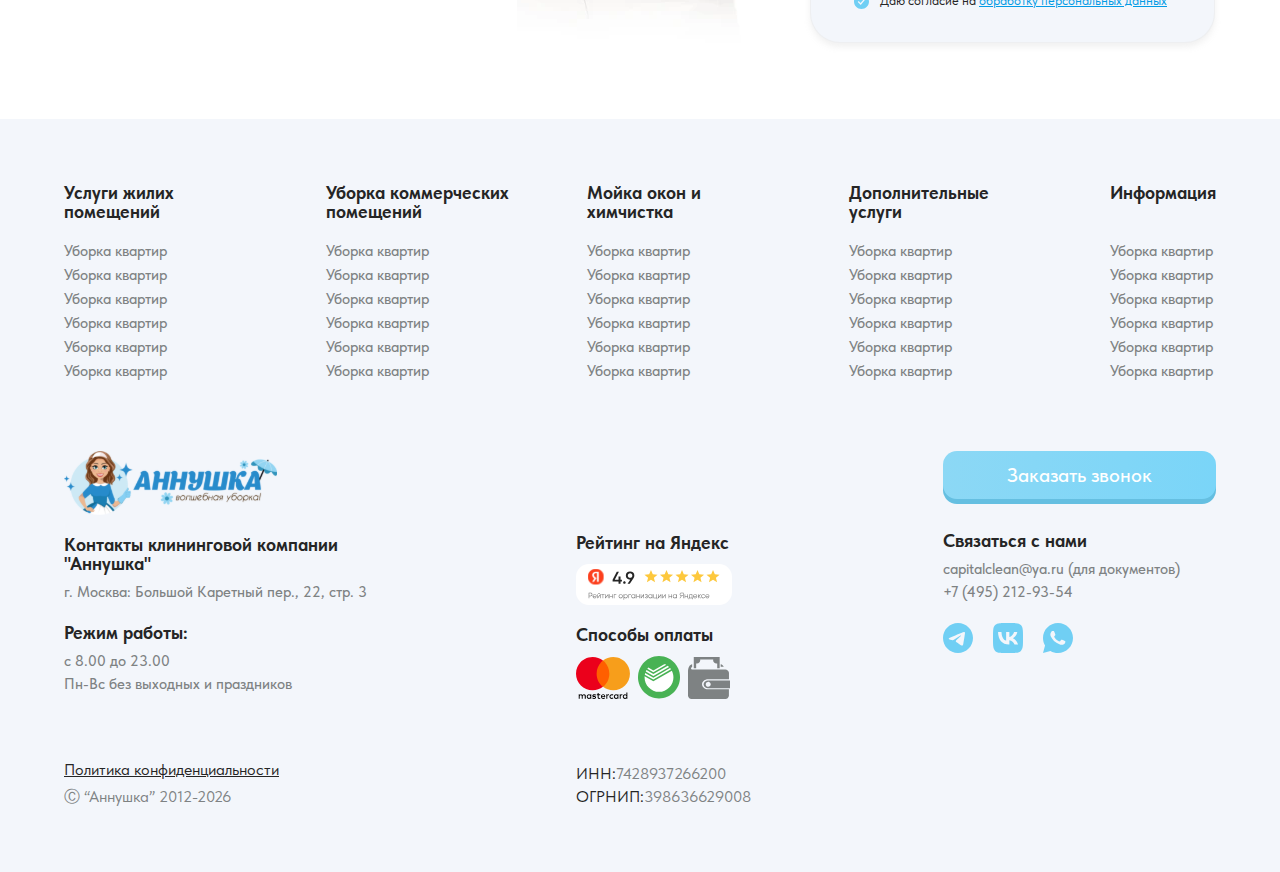
<file: reviews.html>
<!doctype html>
<html lang="ru">
  <head>
    <meta charset="UTF-8" />
    <meta name="viewport" content="width=device-width, initial-scale=1.0" />
    <meta name="viewport" content="width=device-width, initial-scale=1, viewport-fit=cover">
    <title>Клининговая компания</title>

    <link rel="stylesheet" href="assets/css/reset.css" />
    <link rel="stylesheet" href="assets/css/base.css" />
    <link rel="stylesheet" href="https://cdn.jsdelivr.net/npm/swiper@11/swiper-bundle.min.css"/>
    <link rel="stylesheet" href="assets/css/main.css">
    <link rel="stylesheet" href="assets/css/responsive.css" />

  </head>

  <body>

    <style>
      .order__check:checked + .order__check-ui {
        background: url("assets/img/check.svg") center center no-repeat;
        background-size: cover !important;
        border-color: transparent;
      }
    </style>

   <header class="header">

      <div class="container header__top">
        <!-- left: logo -->
        <a class="brand" href="#">
          <img class="brand__logo" src="assets/img/logo.webp" alt="Аннушка" />
        </a>

        <!-- center: socials -->
        <div class="header__socials" aria-label="Соцсети">
          <a class="ic" href="#" aria-label="Telegram">
            <img src="assets/img/tg-header.svg" alt="tg" />
          </a>
          <a class="ic" href="#" aria-label="VK">
            <img src="assets/img/vk-header.svg" alt="vk" />
          </a>
          <a class="ic" href="#" aria-label="WhatsApp">
            <img src="assets/img/ws-header.svg" alt="ws" />
          </a>
        </div>

        <div class="header__phone_wrapper">
          <button class="bell" aria-label="Уведомления">
            <img src="assets/img/bell-header.svg" alt="bell" />
          </button>
          <a class="header__phone" href="tel:+74952129354">
            <img class="header__phone-ic" src="assets/img/phone-header.svg" alt="phone" />
            <span>+7 (495) 212-93-54</span>
          </a>
        </div>

        <div class="header__done">
          <img class="header__done-ic" src="assets/img/check.svg" alt="check" />
          <div class="header__done-text">
            <div class="header__done-num" id="counter-number-head">1 028 987</div>
            <div class="header__done-sub">выполненных заказов</div>
          </div>
        </div>

        <div class="header-burger">
          <img src="assets/img/menu-burger.svg" alt="burger" class="header-burger-opener"> 
          <img src="assets/img/close-dropdown.svg" alt="burger" class="header-burger-close"> 
        </div>

      </div>

      <div class="container header__bottom">
        <nav class="nav" aria-label="Главное меню">
          <div class="nav__link" data-menu="cleaning">Уборка</div>
          <div class="nav__link">Окна</div>
          <a class="nav__link" href="#">Химчистка</a>
          <a class="nav__link" href="#">Юрлицам</a>
          <a class="nav__link" href="#">Еще …</a>
        </nav>

        <a class="become" href="#">
          <img class="become__ic" src="assets/img/user.svg" alt="user" />
          <span>Стать исполнителем</span>
        </a>

        
      </div>

   
      <div class="header_dropmenu" data-menu="cleaning">
        <div class="container">
          <div class="header__dropmenu-wrap">
            <div class="header_dropmenu_col">
              <ul class="header_dropmenu_col_list">
                <li class="header_dropmenu_col_li header_dropmenu_col_li-parent">
                  <a href="#">Услуги для квартир</a>
                </li>
                <li class="header_dropmenu_col_li">
                  <a href="#">Уборка коттеджей</a>
                </li>
                <li class="header_dropmenu_col_li">
                  <a href="#">Уборка коттеджей</a>
                </li>
                <li class="header_dropmenu_col_li">
                  <a href="#">Уборка коттеджей</a>
                </li>
                <li class="header_dropmenu_col_li">
                  <a href="#">Уборка коттеджей</a>
                </li>
                <li class="header_dropmenu_col_li">
                  <a href="#">Уборка коттеджей</a>
                </li>
                <li class="header_dropmenu_col_li">
                  <a href="#">Уборка коттеджей</a>
                </li>
              </ul>
            </div>
            <div class="header_dropmenu_col">
              <ul class="header_dropmenu_col_list">
                <li class="header_dropmenu_col_li header_dropmenu_col_li-parent">
                  <a href="#">Услуги для квартир</a>
                </li>
                <li class="header_dropmenu_col_li">
                  <a href="#">Уборка коттеджей</a>
                </li>
                <li class="header_dropmenu_col_li">
                  <a href="#">Уборка коттеджей</a>
                </li>
                <li class="header_dropmenu_col_li">
                  <a href="#">Уборка коттеджей</a>
                </li>
                <li class="header_dropmenu_col_li">
                  <a href="#">Уборка коттеджей</a>
                </li>
                <li class="header_dropmenu_col_li">
                  <a href="#">Уборка коттеджей</a>
                </li>
                <li class="header_dropmenu_col_li">
                  <a href="#">Уборка коттеджей</a>
                </li>
              </ul>
            </div>
            <div class="header_dropmenu_col">
              <ul class="header_dropmenu_col_list">
                <li class="header_dropmenu_col_li header_dropmenu_col_li-parent">
                  <a href="#">Услуги для квартир</a>
                </li>
                <li class="header_dropmenu_col_li">
                  <a href="#">Уборка коттеджей</a>
                </li>
                <li class="header_dropmenu_col_li">
                  <a href="#">Уборка коттеджей</a>
                </li>
                <li class="header_dropmenu_col_li">
                  <a href="#">Уборка коттеджей</a>
                </li>
                <li class="header_dropmenu_col_li">
                  <a href="#">Уборка коттеджей</a>
                </li>
                <li class="header_dropmenu_col_li">
                  <a href="#">Уборка коттеджей</a>
                </li>
                <li class="header_dropmenu_col_li">
                  <a href="#">Уборка коттеджей</a>
                </li>
              </ul>
            </div>
            <div class="close-dropdown">
              <svg xmlns="http://www.w3.org/2000/svg" width="16" height="16" fill="none" viewBox="0 0 16 16">
                <path fill="#6A6A6A" fill-rule="evenodd" d="M15.697 1.766A1.033 1.033 0 0 0 14.57.08a1.03 1.03 0 0 0-.336.224L8 6.539 1.766.303A1.035 1.035 0 1 0 .303 1.766L6.539 8 .303 14.234a1.035 1.035 0 0 0 1.463 1.463L8 9.461l6.235 6.236a1.034 1.034 0 0 0 1.462-1.463L9.46 8l6.236-6.234Z" clip-rule="evenodd"/>
              </svg>
            </div>
          </div>
        </div>
      </div>

   

    </header>

      

    <main>

        <div class="mob-menu">
            <div class="mob-menu-wrapper">
            <nav class="mobile-nav" aria-label="Мобильное меню">
                <div class="mobile-nav__list">

                <!-- Пункт с вложенностью -->
                <div class="mobile-nav__item">
                    <button class="mobile-nav__toggle" type="button" aria-expanded="false">
                    <span class="mobile-nav__title">Услуги для квартир</span>
                    <span class="mobile-nav__icon" aria-hidden="true">
                        <img src="assets/img/arrow-nav.svg" alt="arrow">
                    </span>
                    </button>

                    <div class="mobile-nav__body">
                    <div class="mobile-nav__content">
                        <a href="#" class="mobile-nav__sublink">Поддерживающая уборка</a>
                        <a href="#" class="mobile-nav__sublink">Генеральная уборка</a>
                        <a href="#" class="mobile-nav__sublink">Мытье окон</a>
                        <a href="#" class="mobile-nav__sublink">Химчистка мебели</a>
                    </div>
                    </div>
                </div>

                <!-- Пункт с вложенностью -->
                <div class="mobile-nav__item">
                    <button class="mobile-nav__toggle" type="button" aria-expanded="false">
                    <span class="mobile-nav__title">Услуги для офиса</span>
                    <span class="mobile-nav__icon" aria-hidden="true">
                        <img src="assets/img/arrow-nav.svg" alt="arrow">
                    </span>
                    </button>

                    <div class="mobile-nav__body">
                    <div class="mobile-nav__content">
                        <a href="#" class="mobile-nav__sublink">Ежедневная уборка</a>
                        <a href="#" class="mobile-nav__sublink">Уборка после ремонта</a>
                        <a href="#" class="mobile-nav__sublink">Мытье фасадов</a>
                        <a href="#" class="mobile-nav__sublink">Обслуживание офисов</a>
                    </div>
                    </div>
                </div>

                <!-- Пункт без вложенности: сразу ссылка -->
                <div class="mobile-nav__item">
                    <a class="mobile-nav__link" href="#">
                    <span class="mobile-nav__title">Цены</span>
                    </a>
                </div>

                <!-- Пункт без вложенности: сразу ссылка -->
                <div class="mobile-nav__item">
                    <a class="mobile-nav__link" href="#">
                    <span class="mobile-nav__title">Контакты</span>
                    </a>
                </div>

                <!-- Пункт с вложенностью -->
                <div class="mobile-nav__item">
                    <button class="mobile-nav__toggle active" type="button" aria-expanded="true">
                    <span class="mobile-nav__title">О нас</span>
                    <span class="mobile-nav__icon" aria-hidden="true">
                        <img src="assets/img/arrow-nav.svg" alt="arrow">
                    </span>
                    </button>

                    <div class="mobile-nav__body" style="max-height: 500px;">
                    <div class="mobile-nav__content">
                        <a href="#" class="mobile-nav__sublink">Контакты</a>
                        <a href="#" class="mobile-nav__sublink">О компании</a>
                        <a href="#" class="mobile-nav__sublink">Отзывы</a>
                        <a href="#" class="mobile-nav__sublink">Вакансии</a>
                        <a href="#" class="mobile-nav__sublink">Блог</a>
                        <a href="#" class="mobile-nav__sublink">Вопросы и ответы</a>
                        <a href="#" class="mobile-nav__sublink">О компании</a>
                        <a href="#" class="mobile-nav__sublink">Отзывы</a>
                        <a href="#" class="mobile-nav__sublink">Вакансии</a>
                        <a href="#" class="mobile-nav__sublink">Блог</a>
                        <a href="#" class="mobile-nav__sublink">Вопросы и ответы</a>
                    </div>
                    </div>
                </div>

                </div>
            </nav>
            
            <div class="header__socials" aria-label="Соцсети">
                <a class="ic" href="#" aria-label="Telegram">
                <img src="assets/img/tg-header.svg" alt="tg" />
                </a>
                <a class="ic" href="#" aria-label="VK">
                <img src="assets/img/vk-header.svg" alt="vk" />
                </a>
                <a class="ic" href="#" aria-label="WhatsApp">
                <img src="assets/img/ws-header.svg" alt="ws" />
                </a>
            </div>
            </div>
        </div>

        <!-- Modal contact -->
        <div class="modal" id="contact-modal" aria-hidden="true">
            <div class="modal__overlay" data-modal-close></div>

            <div class="modal__dialog" role="dialog" aria-modal="true" aria-labelledby="myModalTitle">
            <button class="modal__close" type="button" aria-label="Закрыть" data-modal-close>
                <img src="assets/img/close-modal.svg" alt="close">
            </button>

            <div class="modal-content-wrap">
                <h2>Оформите заявку</h2>
                <form class="modal-form">
                <input class="modal__input" type="text" name="phone" placeholder="Фамилия и имя">
                <input class="modal__input" type="tel" name="tel" placeholder="Номер телефона">
                <input class="modal__input" type="email" name="email" placeholder="Электронная почта">

                <label class="order__consent">
                    <input class="order__check" type="checkbox" checked="">
                    <span class="order__check-ui" aria-hidden="true"></span>
                    <span class="order__consent-text">
                    Даю согласие на <a href="#">обработку персональных данных</a>
                    </span>
                </label>
                <button class="btn-def rounded" type="submit"><span>Отправить</span></button>
                </form>
            </div>
            </div>
        </div>

        <div class="fixed-connects">
            <div class="fixed-connects-btn fixed-connects-btn-tg">
            <a href="#">
                <img src="assets/img/tg-round.svg" alt="tg">
            </a>
            </div>
            <div class="fixed-connects-btn fixed-connects-btn-max">
            <a href="#">
                <img src="assets/img/max-round.webp" alt="max">
            </a>
            </div>
            <div class="fixed-connects-btn fixed-connects-btn-wa">
            <a href="#">
                <img src="assets/img/wa-round.svg" alt="wa">
            </a>
            </div>
        </div>
        
        <!--Page filter-->
        <div class="page-filter"></div>

        <div class="container">
            <div class="breadcrumbs">
                <li class="link"><a href="index.html">Главная</a></li>
                <div class="breadcrums-devider">></div>
                <li class="current">Отзывы</li>
            </div>
        </div>

        <div class="prices-page reviews-page">
            <div class="container">
                <h1 class="page-title center reviews-page-title">
                    Отзывы о компании
                </h1>
               
                <div class="reviews-page-wrap">
                    <img src="assets/img/rev-page-dec-1.svg" alt="dec" class="rev-page-dec-1">
                    <img src="assets/img/rev-page-dec-2.svg" alt="dec" class="rev-page-dec-2">
                    <div class="reviews-page-head">
                        <div class="reviews-page-head-info-wrap">
                            <div class="reviews-page-head-info-in">
                                <div class="obshi-rate">
                                    <span>Общий рейтинг:</span>
                                    <div class="obshi-rate-stars">
                                        <img src="assets/img/star.svg" alt="star">
                                        <img src="assets/img/star.svg" alt="star">
                                        <img src="assets/img/star.svg" alt="star">
                                        <img src="assets/img/star.svg" alt="star">
                                        <img src="assets/img/star.svg" alt="star">
                                    </div>
                                </div>
                                <button class="btn-def"><span>Оставить отзыв</span></button>
                            </div>
                            <div class="reviews-page-head-big-rate">
                                <span>4,9</span>
                            </div>
                        </div>
                        <div class="custom-select custom-select-rev-head" data-select>
                            <select class="custom-select__native">
                                <option value="support">Вид услуги</option>
                                <option value="general">Генеральная</option>
                                <option value="after">После ремонта</option>
                            </select>

                            <div class="custom-select__trigger">
                                <span class="custom-select__value"></span>
                                <div class="arrow blue">
                                    <img src="assets/img/select-arrow-blue.svg" alt="arrow">
                                </div>
                            </div>

                            <div class="custom-options"></div>
                        </div>
                    </div>
                    <div class="reviews-page-items">
                        <div class="reviews-page-item">
                            <div class="reviews-page-item-head">
                                <div class="reviews-page-item-head-title">
                                    Петрова Татьяна 
                                </div>
                                <div class="reviews-page-item-head-rate">
                                    <span>5,0</span>
                                    <div class="reviews-page-item-head-stars">
                                        <img src="assets/img/star.svg" alt="star">
                                        <img src="assets/img/star.svg" alt="star">
                                        <img src="assets/img/star.svg" alt="star">
                                        <img src="assets/img/star.svg" alt="star">
                                        <img src="assets/img/star.svg" alt="star">
                                    </div>
                                </div>
                            </div>
                            <div class="reviews-page-item-body">
                                <p>
                                    Большое спасибо команде Аннушка! Заказали генеральную уборку после ремонта. Результат превзошёл все ожидания! Квартира сияет, не осталось ни пылинки. Работали быстро, аккуратно, со своими средствами и инвентарём. Очень приятные и профессиональные мастера. Обязательно обратимся ещё
                                </p>
                            </div>
                            <div class="reviews-page-item-lower">
                                <div class="reviews-page-item-lower-info">
                                    <p>Вид услуги: <a href="#">Поддерживающая уборка</a></p>
                                </div>
                                <div class="reviews-page-item-lower-date">
                                    12 февраля 2026
                                </div>
                            </div>
                        </div>
                        <div class="reviews-page-item">
                            <div class="reviews-page-item-head">
                                <div class="reviews-page-item-head-title">
                                    Петрова Татьяна 
                                </div>
                                <div class="reviews-page-item-head-rate">
                                    <span>5,0</span>
                                    <div class="reviews-page-item-head-stars">
                                        <img src="assets/img/star.svg" alt="star">
                                        <img src="assets/img/star.svg" alt="star">
                                        <img src="assets/img/star.svg" alt="star">
                                        <img src="assets/img/star.svg" alt="star">
                                        <img src="assets/img/star.svg" alt="star">
                                    </div>
                                </div>
                            </div>
                            <div class="reviews-page-item-body">
                                <p>
                                    Большое спасибо команде Аннушка! Заказали генеральную уборку после ремонта. Результат превзошёл все ожидания! Квартира сияет, не осталось ни пылинки. Работали быстро, аккуратно, со своими средствами и инвентарём. Очень приятные и профессиональные мастера. Обязательно обратимся ещё
                                </p>
                            </div>
                            <div class="reviews-page-item-lower">
                                <div class="reviews-page-item-lower-info">
                                    <p>Вид услуги: <a href="#">Поддерживающая уборка</a></p>
                                </div>
                                <div class="reviews-page-item-lower-date">
                                    12 февраля 2026
                                </div>
                            </div>
                        </div>
                        <div class="reviews-page-item">
                            <div class="reviews-page-item-head">
                                <div class="reviews-page-item-head-title">
                                    Петрова Татьяна 
                                </div>
                                <div class="reviews-page-item-head-rate">
                                    <span>5,0</span>
                                    <div class="reviews-page-item-head-stars">
                                        <img src="assets/img/star.svg" alt="star">
                                        <img src="assets/img/star.svg" alt="star">
                                        <img src="assets/img/star.svg" alt="star">
                                        <img src="assets/img/star.svg" alt="star">
                                        <img src="assets/img/star.svg" alt="star">
                                    </div>
                                </div>
                            </div>
                            <div class="reviews-page-item-body">
                                <p>
                                    Большое спасибо команде Аннушка! Заказали генеральную уборку после ремонта. Результат превзошёл все ожидания! Квартира сияет, не осталось ни пылинки. Работали быстро, аккуратно, со своими средствами и инвентарём. Очень приятные и профессиональные мастера. Обязательно обратимся ещё
                                </p>
                            </div>
                            <div class="reviews-page-item-lower">
                                <div class="reviews-page-item-lower-info">
                                    <p>Вид услуги: <a href="#">Поддерживающая уборка</a></p>
                                </div>
                                <div class="reviews-page-item-lower-date">
                                    12 февраля 2026
                                </div>
                            </div>
                        </div>
                    </div>
                    <div class="reviews-page-items-nav">
                        <div class="reviews-page-items-nav-prev">
                            <a href="#">Назад</a>
                        </div>
                        <div class="reviews-page-items-nav-nums">
                            <div class="reviews-page-items-nav-num active">
                                <a href="#">1</a>
                            </div>
                            <div class="reviews-page-items-nav-num">
                                <a href="#">2</a>
                            </div>
                            <div class="reviews-page-items-nav-num">
                                <a href="#">3</a>
                            </div>
                            <div class="reviews-page-items-nav-num">
                                <a href="#">4</a>
                            </div>
                            <div class="reviews-page-items-nav-num">
                                <a href="#">5</a>
                            </div>
                            <div class="reviews-page-items-nav-num">
                                <a href="#">6</a>
                            </div>
                        </div>
                        <div class="reviews-page-items-nav-next">
                            <a href="#">Вперед</a>
                        </div>
                    </div>
                    <div class="reviews-page-form-box">
                        <div class="reviews-page-form-box-title">
                            Оставить отзыв о компании
                        </div>
                        <form>
                            <div class="reviews-page-form-wrap">
                                <input type="text" placeholder="Ваше имя">
                                <div class="custom-select custom-select-rev-head" data-select>
                                    <select class="custom-select__native">
                                        <option value="support">Вид услуги</option>
                                        <option value="general">Генеральная</option>
                                        <option value="after">После ремонта</option>
                                    </select>

                                    <div class="custom-select__trigger">
                                        <span class="custom-select__value"></span>
                                        <div class="arrow blue">
                                            <img src="assets/img/select-arrow-blue.svg" alt="arrow">
                                        </div>
                                    </div>

                                    <div class="custom-options"></div>
                                </div>
                            </div>
                            <div class="reviews-page-form-textarea-wrap">
                                <textarea name="review" id="review-textarea" placeholder="Написать отзыв ...."></textarea>
                                <div class="reviews-page-form-textarea-lower">
                                    <div class="reviews-page-form-textarea-lower-rater">
                                        <span>Ваша оценка:</span>
                                        <div class="lower-rater-stars">
                                            <svg class="star" data-index="1" xmlns="http://www.w3.org/2000/svg" viewBox="0 0 268 255">
                                                <path d="M134 16L163 102H253L181 156L207 242L134 191L61 242L87 156L15 102H105L134 16Z"/>
                                            </svg>

                                            <svg class="star" data-index="2" xmlns="http://www.w3.org/2000/svg" viewBox="0 0 268 255">
                                                <path d="M134 16L163 102H253L181 156L207 242L134 191L61 242L87 156L15 102H105L134 16Z"/>
                                            </svg>

                                            <svg class="star" data-index="3" xmlns="http://www.w3.org/2000/svg" viewBox="0 0 268 255">
                                                <path d="M134 16L163 102H253L181 156L207 242L134 191L61 242L87 156L15 102H105L134 16Z"/>
                                            </svg>

                                            <svg class="star" data-index="4" xmlns="http://www.w3.org/2000/svg" viewBox="0 0 268 255">
                                                <path d="M134 16L163 102H253L181 156L207 242L134 191L61 242L87 156L15 102H105L134 16Z"/>
                                            </svg>
                                            <svg class="star" data-index="5" xmlns="http://www.w3.org/2000/svg" viewBox="0 0 268 255">
                                                <path d="M134 16L163 102H253L181 156L207 242L134 191L61 242L87 156L15 102H105L134 16Z"/>
                                            </svg>
                                        </div>
                                    </div>
                                    <button class="btn-def">
                                        <span>Оставить отзыв</span>
                                    </button>
                                </div>
                            </div>
                        </form>
                    </div>
                </div>
            </div>
        </div>
        
      

        <!-- Order -->
        <section class="order">
            <div class="order__inner container">
            <img src="assets/img/order-dec-1.webp" alt="order-dec" class="order-dec-1">
            <img src="assets/img/order-dec-2.webp" alt="order-dec" class="order-dec-2">
            <!-- Left -->
            <div class="order__left">
                <h2 class="order__title">
                Закажите бесплатную<br />
                консультацию<br />
                с менеджером
                </h2>

                <p class="order__subtitle">На бесплатной консультации вы сможете:</p>

                <ul class="order__list">
                <li class="order__item">Узнать стоимость вашей уборки</li>
                <li class="order__item">Задать необходимый вопрос</li>
                <li class="order__item">Оформить заказ на уборку</li>
                </ul>
            </div>

            <!-- Middle (image) -->
            <div class="order__media" aria-hidden="true">
                <img class="order__img" src="assets/img/manager.webp" alt="Менеджер" />

                <div class="order__badge">
                <div class="order__badge-name">Юлия</div>
                <div class="order__badge-role">Менеджер по клинингу</div>
                </div>
            </div>

            <!-- Right (card) -->
            <div class="order__card">
                <h3 class="order__card-title">
                Оставьте заявку<br />
                на бесплатную консультацию
                </h3>

                <p class="order__card-subtitle">
                Напишите нам<br />
                в удобный для вас мессенджер
                </p>

                <div class="order__actions">
                <a class="order__btn order__btn--wa" href="#" role="button">
                    <span class="order__btn-ic" aria-hidden="true">
                    <!-- WhatsApp icon -->
                    <img src="assets/img/wa.svg" alt="wa">
                    </span>
                    <span class="order__btn-txt">Написать в WhatsApp</span>
                </a>

                <a class="order__btn order__btn--tg" href="#" role="button">
                    <span class="order__btn-ic" aria-hidden="true">
                    <!-- Telegram icon -->
                    <img src="assets/img/tg.svg" alt="tg">
                    </span>
                    <span class="order__btn-txt">Написать в Telegram</span>
                </a>
                </div>

                <div class="order__divider">Или оставьте заявку на звонок</div>

                <form class="order__form" action="#" method="post">
                <label class="order__field">
                    <span class="order__sr">Ваш номер телефона</span>
                    <input class="order__input" type="tel" name="phone" placeholder="Ваш номер телефона" />
                </label>

                <button class="btn-def rounded" type="submit"><span>Отправить</span></button>

                <label class="order__consent">
                    <input class="order__check" type="checkbox" checked />
                    <span class="order__check-ui" aria-hidden="true"></span>
                    <span class="order__consent-text">
                    Даю согласие на <a href="#">обработку персональных данных</a>
                    </span>
                </label>
                </form>
            </div>
            </div>
        </section>



    </main>

    <!-- FOOTER -->
    <footer class="footer">
      <div class="container">
        <div class="footer-top-cols">
          <div class="footer-col">
            <div class="footer-col-title">Услуги жилих помещений</div>
            <a href="#">Уборка квартир</a>
            <a href="#">Уборка квартир</a>
            <a href="#">Уборка квартир</a>
            <a href="#">Уборка квартир</a>
            <a href="#">Уборка квартир</a>
            <a href="#">Уборка квартир</a>
          </div>
          <div class="footer-col">
            <div class="footer-col-title">Уборка коммерческих помещений</div>
            <a href="#">Уборка квартир</a>
            <a href="#">Уборка квартир</a>
            <a href="#">Уборка квартир</a>
            <a href="#">Уборка квартир</a>
            <a href="#">Уборка квартир</a>
            <a href="#">Уборка квартир</a>
          </div>
          <div class="footer-col">
            <div class="footer-col-title">Мойка окон и химчистка</div>
            <a href="#">Уборка квартир</a>
            <a href="#">Уборка квартир</a>
            <a href="#">Уборка квартир</a>
            <a href="#">Уборка квартир</a>
            <a href="#">Уборка квартир</a>
            <a href="#">Уборка квартир</a>
          </div>
          <div class="footer-col">
            <div class="footer-col-title">Дополнительные услуги</div>
            <a href="#">Уборка квартир</a>
            <a href="#">Уборка квартир</a>
            <a href="#">Уборка квартир</a>
            <a href="#">Уборка квартир</a>
            <a href="#">Уборка квартир</a>
            <a href="#">Уборка квартир</a>
          </div>
          <div class="footer-col">
            <div class="footer-col-title">Информация</div>
            <a href="#">Уборка квартир</a>
            <a href="#">Уборка квартир</a>
            <a href="#">Уборка квартир</a>
            <a href="#">Уборка квартир</a>
            <a href="#">Уборка квартир</a>
            <a href="#">Уборка квартир</a>
          </div>
        </div>
        <div class="footer-items">
          <div class="footer-item">
            <img src="assets/img/footer-logo.svg" alt="logo" class="footer-logo">
            <div class="footer-cont-item">
              <div class="footer-cont-item-title">Контакты клининговой компании "Аннушка"</div>
              <span>г. Москва: Большой Каретный пер., 22, стр. 3</span>
            </div>
            <div class="footer-cont-item">
              <div class="footer-cont-item-title">Режим работы:</div>
              <span>с 8.00 до 23.00 <br>
              Пн-Вс без выходных и праздников
              </span>
            </div>
            <div class="footer-policy">
              <a href="#">Политика конфиденциальности</a>
              <p>Ⓒ “Аннушка” 2012-2026</p>
            </div>
          </div>
          <div class="footer-item footer-item-mid">
            <div class="footer-ya-wrap">
              <div class="footer-mid-item-title">Рейтинг на Яндекс</div>
              <img src="assets/img/footer-ya-review.svg" alt="ya" class="footer-ya-rev">
            </div>
            <div class="footer-pays">
              <div div class="footer-mid-item-title">Способы оплаты</div>
              <div class="footer-pays-items">
                <img src="assets/img/mastercard.svg" alt="mastercard">
                <img src="assets/img/sber.svg" alt="sber">
                <img src="assets/img/wallet.svg" alt="wallet">
              </div>
            </div>
            <div class="footer-codes">
              <div class="footer-code-item">
                ИНН:<span>7428937266200</span>
              </div>
              <div class="footer-code-item">
                ОГРНИП:<span>398636629008</span>
              </div>
            </div>
          </div>
          <div class="footer-item">
            <button class="btn-def footer-c-btn gradi">
              <span>Заказать звонок</span>
              </button>
              <div class="footer-cont-item">
                <div class="footer-cont-item-title">Связаться с нами</div>
                <span>capitalclean@ya.ru (для документов)<br>
                <a href="">+7 (495) 212-93-54</a>
                </span>
              </div>
              <div class="header__socials" aria-label="Соцсети">
                <a class="ic" href="#" aria-label="Telegram">
                  <img src="assets/img/tg-header.svg" alt="tg">
                </a>
                <a class="ic" href="#" aria-label="VK">
                  <img src="assets/img/vk-header.svg" alt="vk">
                </a>
                <a class="ic" href="#" aria-label="WhatsApp">
                  <img src="assets/img/ws-header.svg" alt="ws">
                </a>
                <button class="btn-def footer-c-btn footer-c-btn-mob gradi">
                  <span>Заказать звонок</span>
                </button>
              </div>
          </div>
          <div class="footer-item-mob">
            <div class="footer-codes">
              <div class="footer-code-item">
                ИНН:<span>7428937266200</span>
              </div>
              <div class="footer-code-item">
                ОГРНИП:<span>398636629008</span>
              </div>
            </div>
            <div class="footer-policy">
              <a href="#">Политика конфиденциальности</a>
              <p>Ⓒ “Аннушка” 2012-2026</p>
            </div>
          </div>
        </div>
      </div>
    </footer>



    <script src="assets/js/main.js"></script>
    <script src="https://cdn.jsdelivr.net/npm/swiper@11/swiper-bundle.min.js"></script>
    <script src="assets/js/sliders.js"></script>
  </body>
</html>
</file>
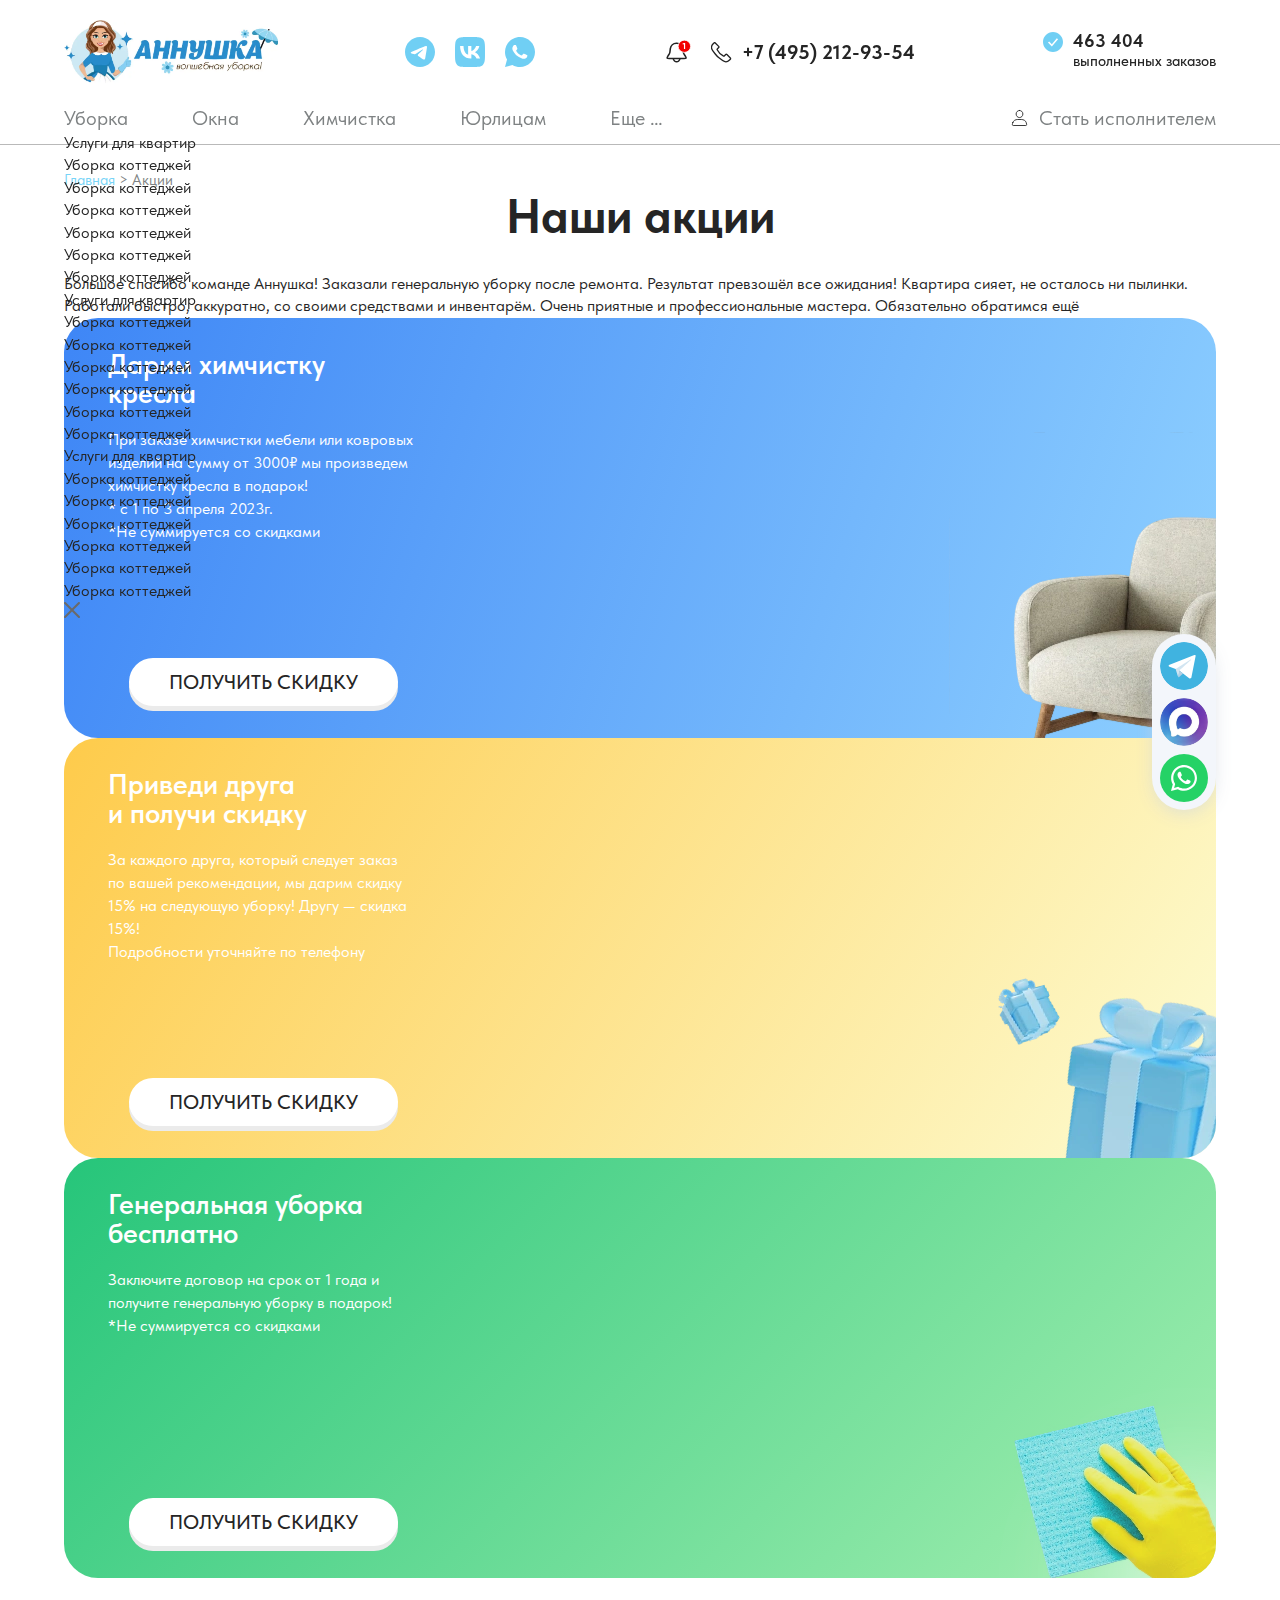
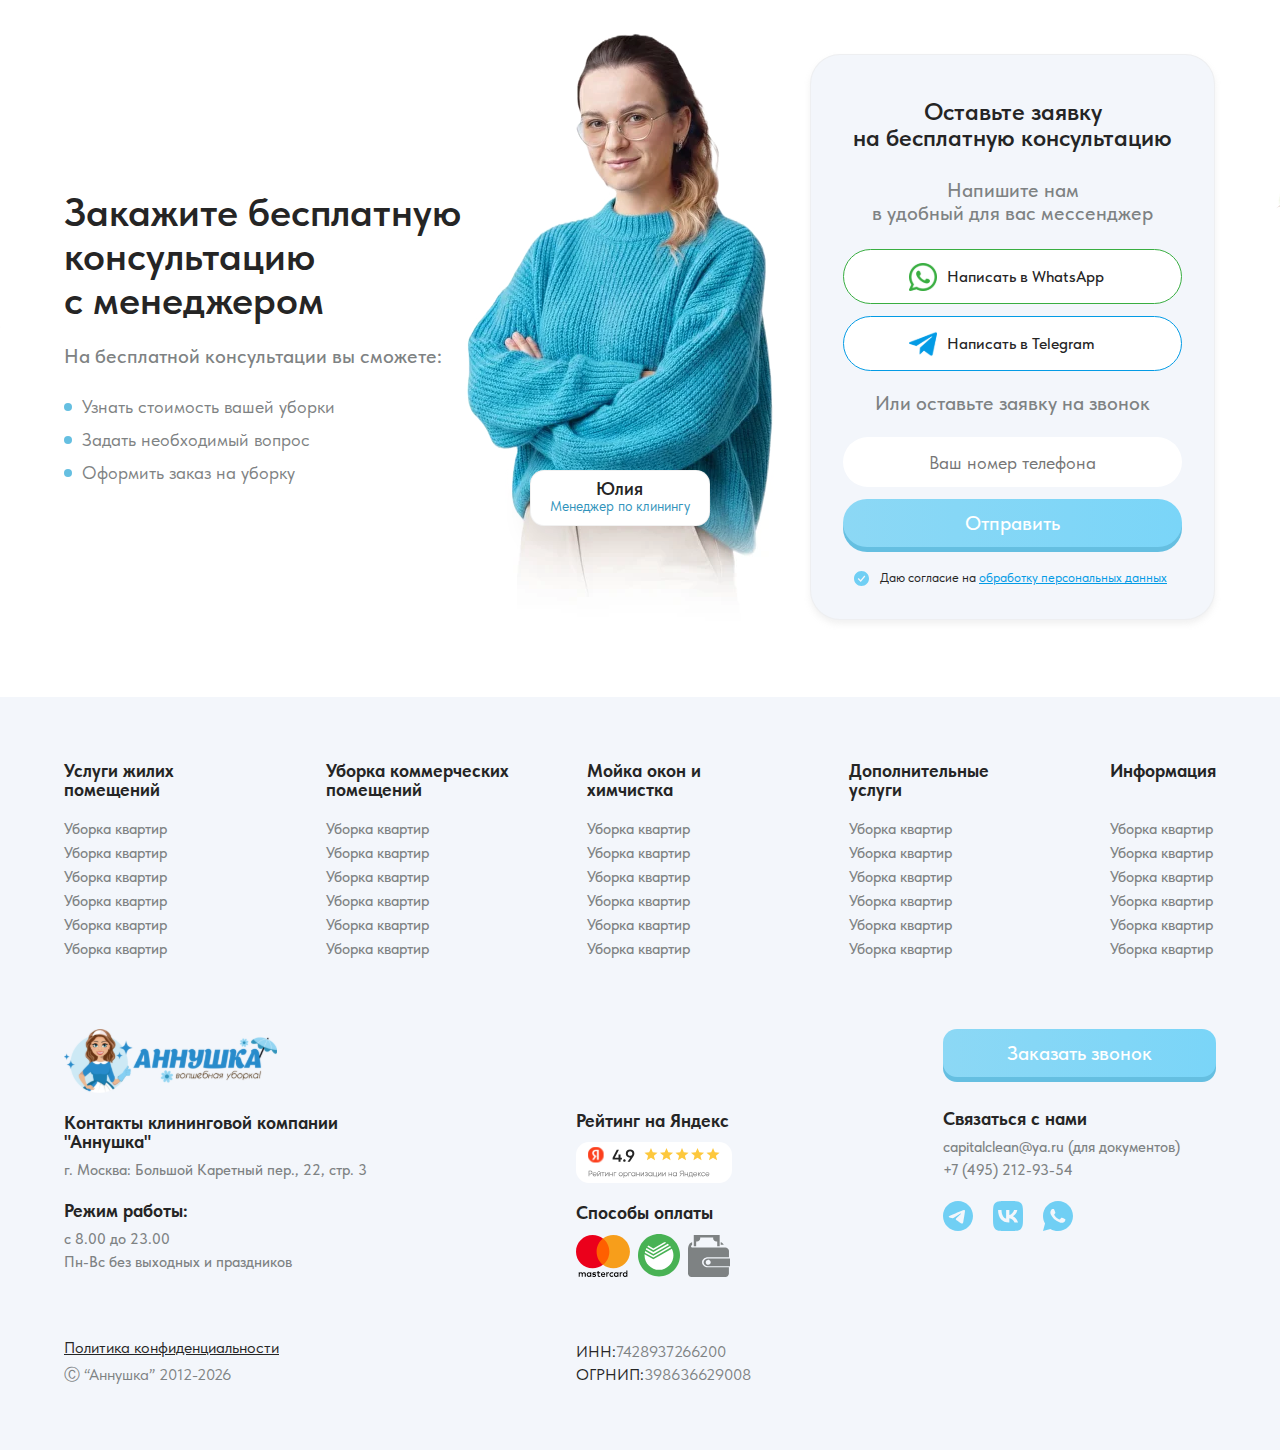
<file: sale.html>
<!doctype html>
<html lang="ru">
  <head>
    <meta charset="UTF-8" />
    <meta name="viewport" content="width=device-width, initial-scale=1.0" />
    <meta name="theme-color" content="#ffffff">
    <meta name="apple-mobile-web-app-status-bar-style" content="default">
    <meta name="viewport" content="width=device-width, initial-scale=1, viewport-fit=cover">
    <title>Клининговая компания</title>

    <link rel="stylesheet" href="assets/css/reset.css" />
    <link rel="stylesheet" href="assets/css/base.css" />
    <link rel="stylesheet" href="https://cdn.jsdelivr.net/npm/swiper@11/swiper-bundle.min.css"/>
    <link rel="stylesheet" href="assets/css/main.css">
    <link rel="stylesheet" href="assets/css/responsive.css" />

  </head>

  <body>

    <style>
      .order__check:checked + .order__check-ui {
        background: url("assets/img/check.svg") center center no-repeat;
        background-size: cover !important;
        border-color: transparent;
      }
    </style>

   <header class="header">

      <div class="container header__top">
        <!-- left: logo -->
        <a class="brand" href="#">
          <img class="brand__logo" src="assets/img/logo.webp" alt="Аннушка" />
        </a>

        <!-- center: socials -->
        <div class="header__socials" aria-label="Соцсети">
          <a class="ic" href="#" aria-label="Telegram">
            <img src="assets/img/tg-header.svg" alt="tg" />
          </a>
          <a class="ic" href="#" aria-label="VK">
            <img src="assets/img/vk-header.svg" alt="vk" />
          </a>
          <a class="ic" href="#" aria-label="WhatsApp">
            <img src="assets/img/ws-header.svg" alt="ws" />
          </a>
        </div>

        <div class="header__phone_wrapper">
          <button class="bell" aria-label="Уведомления">
            <img src="assets/img/bell-header.svg" alt="bell" />
          </button>
          <a class="header__phone" href="tel:+74952129354">
            <img class="header__phone-ic" src="assets/img/phone-header.svg" alt="phone" />
            <span>+7 (495) 212-93-54</span>
          </a>
        </div>

        <div class="header__done">
          <img class="header__done-ic" src="assets/img/check.svg" alt="check" />
          <div class="header__done-text">
            <div class="header__done-num" id="counter-number-head">1 028 987</div>
            <div class="header__done-sub">выполненных заказов</div>
          </div>
        </div>

        <div class="header-burger">
          <img src="assets/img/menu-burger.svg" alt="burger" class="header-burger-opener"> 
          <img src="assets/img/close-dropdown.svg" alt="burger" class="header-burger-close"> 
        </div>

      </div>

      <div class="container header__bottom">
        <nav class="nav" aria-label="Главное меню">
          <div class="nav__link" data-menu="cleaning">Уборка</div>
          <div class="nav__link">Окна</div>
          <a class="nav__link" href="#">Химчистка</a>
          <a class="nav__link" href="#">Юрлицам</a>
          <a class="nav__link" href="#">Еще …</a>
        </nav>

        <a class="become" href="#">
          <img class="become__ic" src="assets/img/user.svg" alt="user" />
          <span>Стать исполнителем</span>
        </a>

        
      </div>

   
      <div class="header_dropmenu" data-menu="cleaning">
        <div class="container">
          <div class="header__dropmenu-wrap">
            <div class="header_dropmenu_col">
              <ul class="header_dropmenu_col_list">
                <li class="header_dropmenu_col_li header_dropmenu_col_li-parent">
                  <a href="#">Услуги для квартир</a>
                </li>
                <li class="header_dropmenu_col_li">
                  <a href="#">Уборка коттеджей</a>
                </li>
                <li class="header_dropmenu_col_li">
                  <a href="#">Уборка коттеджей</a>
                </li>
                <li class="header_dropmenu_col_li">
                  <a href="#">Уборка коттеджей</a>
                </li>
                <li class="header_dropmenu_col_li">
                  <a href="#">Уборка коттеджей</a>
                </li>
                <li class="header_dropmenu_col_li">
                  <a href="#">Уборка коттеджей</a>
                </li>
                <li class="header_dropmenu_col_li">
                  <a href="#">Уборка коттеджей</a>
                </li>
              </ul>
            </div>
            <div class="header_dropmenu_col">
              <ul class="header_dropmenu_col_list">
                <li class="header_dropmenu_col_li header_dropmenu_col_li-parent">
                  <a href="#">Услуги для квартир</a>
                </li>
                <li class="header_dropmenu_col_li">
                  <a href="#">Уборка коттеджей</a>
                </li>
                <li class="header_dropmenu_col_li">
                  <a href="#">Уборка коттеджей</a>
                </li>
                <li class="header_dropmenu_col_li">
                  <a href="#">Уборка коттеджей</a>
                </li>
                <li class="header_dropmenu_col_li">
                  <a href="#">Уборка коттеджей</a>
                </li>
                <li class="header_dropmenu_col_li">
                  <a href="#">Уборка коттеджей</a>
                </li>
                <li class="header_dropmenu_col_li">
                  <a href="#">Уборка коттеджей</a>
                </li>
              </ul>
            </div>
            <div class="header_dropmenu_col">
              <ul class="header_dropmenu_col_list">
                <li class="header_dropmenu_col_li header_dropmenu_col_li-parent">
                  <a href="#">Услуги для квартир</a>
                </li>
                <li class="header_dropmenu_col_li">
                  <a href="#">Уборка коттеджей</a>
                </li>
                <li class="header_dropmenu_col_li">
                  <a href="#">Уборка коттеджей</a>
                </li>
                <li class="header_dropmenu_col_li">
                  <a href="#">Уборка коттеджей</a>
                </li>
                <li class="header_dropmenu_col_li">
                  <a href="#">Уборка коттеджей</a>
                </li>
                <li class="header_dropmenu_col_li">
                  <a href="#">Уборка коттеджей</a>
                </li>
                <li class="header_dropmenu_col_li">
                  <a href="#">Уборка коттеджей</a>
                </li>
              </ul>
            </div>
            <div class="close-dropdown">
              <svg xmlns="http://www.w3.org/2000/svg" width="16" height="16" fill="none" viewBox="0 0 16 16">
                <path fill="#6A6A6A" fill-rule="evenodd" d="M15.697 1.766A1.033 1.033 0 0 0 14.57.08a1.03 1.03 0 0 0-.336.224L8 6.539 1.766.303A1.035 1.035 0 1 0 .303 1.766L6.539 8 .303 14.234a1.035 1.035 0 0 0 1.463 1.463L8 9.461l6.235 6.236a1.034 1.034 0 0 0 1.462-1.463L9.46 8l6.236-6.234Z" clip-rule="evenodd"/>
              </svg>
            </div>
          </div>
        </div>
      </div>

   

    </header>

      

    <main>

        <div class="mob-menu">
            <div class="mob-menu-wrapper">
            <nav class="mobile-nav" aria-label="Мобильное меню">
                <div class="mobile-nav__list">

                <!-- Пункт с вложенностью -->
                <div class="mobile-nav__item">
                    <button class="mobile-nav__toggle" type="button" aria-expanded="false">
                    <span class="mobile-nav__title">Услуги для квартир</span>
                    <span class="mobile-nav__icon" aria-hidden="true">
                        <img src="assets/img/arrow-nav.svg" alt="arrow">
                    </span>
                    </button>

                    <div class="mobile-nav__body">
                    <div class="mobile-nav__content">
                        <a href="#" class="mobile-nav__sublink">Поддерживающая уборка</a>
                        <a href="#" class="mobile-nav__sublink">Генеральная уборка</a>
                        <a href="#" class="mobile-nav__sublink">Мытье окон</a>
                        <a href="#" class="mobile-nav__sublink">Химчистка мебели</a>
                    </div>
                    </div>
                </div>

                <!-- Пункт с вложенностью -->
                <div class="mobile-nav__item">
                    <button class="mobile-nav__toggle" type="button" aria-expanded="false">
                    <span class="mobile-nav__title">Услуги для офиса</span>
                    <span class="mobile-nav__icon" aria-hidden="true">
                        <img src="assets/img/arrow-nav.svg" alt="arrow">
                    </span>
                    </button>

                    <div class="mobile-nav__body">
                    <div class="mobile-nav__content">
                        <a href="#" class="mobile-nav__sublink">Ежедневная уборка</a>
                        <a href="#" class="mobile-nav__sublink">Уборка после ремонта</a>
                        <a href="#" class="mobile-nav__sublink">Мытье фасадов</a>
                        <a href="#" class="mobile-nav__sublink">Обслуживание офисов</a>
                    </div>
                    </div>
                </div>

                <!-- Пункт без вложенности: сразу ссылка -->
                <div class="mobile-nav__item">
                    <a class="mobile-nav__link" href="#">
                    <span class="mobile-nav__title">Цены</span>
                    </a>
                </div>

                <!-- Пункт без вложенности: сразу ссылка -->
                <div class="mobile-nav__item">
                    <a class="mobile-nav__link" href="#">
                    <span class="mobile-nav__title">Контакты</span>
                    </a>
                </div>

                <!-- Пункт с вложенностью -->
                <div class="mobile-nav__item">
                    <button class="mobile-nav__toggle active" type="button" aria-expanded="true">
                    <span class="mobile-nav__title">О нас</span>
                    <span class="mobile-nav__icon" aria-hidden="true">
                        <img src="assets/img/arrow-nav.svg" alt="arrow">
                    </span>
                    </button>

                    <div class="mobile-nav__body" style="max-height: 500px;">
                    <div class="mobile-nav__content">
                        <a href="#" class="mobile-nav__sublink">Контакты</a>
                        <a href="#" class="mobile-nav__sublink">О компании</a>
                        <a href="#" class="mobile-nav__sublink">Отзывы</a>
                        <a href="#" class="mobile-nav__sublink">Вакансии</a>
                        <a href="#" class="mobile-nav__sublink">Блог</a>
                        <a href="#" class="mobile-nav__sublink">Вопросы и ответы</a>
                        <a href="#" class="mobile-nav__sublink">О компании</a>
                        <a href="#" class="mobile-nav__sublink">Отзывы</a>
                        <a href="#" class="mobile-nav__sublink">Вакансии</a>
                        <a href="#" class="mobile-nav__sublink">Блог</a>
                        <a href="#" class="mobile-nav__sublink">Вопросы и ответы</a>
                    </div>
                    </div>
                </div>

                </div>
            </nav>
            
            <div class="header__socials" aria-label="Соцсети">
                <a class="ic" href="#" aria-label="Telegram">
                <img src="assets/img/tg-header.svg" alt="tg" />
                </a>
                <a class="ic" href="#" aria-label="VK">
                <img src="assets/img/vk-header.svg" alt="vk" />
                </a>
                <a class="ic" href="#" aria-label="WhatsApp">
                <img src="assets/img/ws-header.svg" alt="ws" />
                </a>
            </div>
            </div>
        </div>

        <!-- Modal contact -->
        <div class="modal" id="contact-modal" aria-hidden="true">
            <div class="modal__overlay" data-modal-close></div>

            <div class="modal__dialog" role="dialog" aria-modal="true" aria-labelledby="myModalTitle">
            <button class="modal__close" type="button" aria-label="Закрыть" data-modal-close>
                <img src="assets/img/close-modal.svg" alt="close">
            </button>

            <div class="modal-content-wrap">
                <h2>Оформите заявку</h2>
                <form class="modal-form">
                <input class="modal__input" type="text" name="phone" placeholder="Фамилия и имя">
                <input class="modal__input" type="tel" name="tel" placeholder="Номер телефона">
                <input class="modal__input" type="email" name="email" placeholder="Электронная почта">

                <label class="order__consent">
                    <input class="order__check" type="checkbox" checked="">
                    <span class="order__check-ui" aria-hidden="true"></span>
                    <span class="order__consent-text">
                    Даю согласие на <a href="#">обработку персональных данных</a>
                    </span>
                </label>
                <button class="btn-def rounded" type="submit"><span>Отправить</span></button>
                </form>
            </div>
            </div>
        </div>

        <div class="fixed-connects">
            <div class="fixed-connects-btn fixed-connects-btn-tg">
            <a href="#">
                <img src="assets/img/tg-round.svg" alt="tg">
            </a>
            </div>
            <div class="fixed-connects-btn fixed-connects-btn-max">
            <a href="#">
                <img src="assets/img/max-round.webp" alt="max">
            </a>
            </div>
            <div class="fixed-connects-btn fixed-connects-btn-wa">
            <a href="#">
                <img src="assets/img/wa-round.svg" alt="wa">
            </a>
            </div>
        </div>

        <div class="fixed-phone" data-modal-open="contact-modal">
            <img src="assets/img/phone-fixed.svg" alt="phone">
        </div>
        
        <!--Page filter-->
        <div class="page-filter"></div>

        <div class="container">
            <div class="breadcrumbs">
                <li class="link"><a href="index.html">Главная</a></li>
                <div class="breadcrums-devider">></div>
                <li class="current">Акции</li>
            </div>
        </div>

        <div class="prices-page">
            <div class="container">
                <h1 class="page-title center price-page-title">
                    Наши акции
                </h1>
                <div class="page-subtitle">
                    Большое спасибо команде Аннушка! Заказали генеральную уборку после ремонта. Результат превзошёл все ожидания! Квартира сияет, не осталось ни пылинки. Работали быстро, аккуратно, со своими средствами и инвентарём. Очень приятные и профессиональные мастера. Обязательно обратимся ещё
                </div>
                <div class="sale-page-items-wrap">
                    <article class="sale-card sale-card--blue">
                        <div class="sale-card__content">
                            <h3 class="sale-card__title">Дарим химчистку<br>кресла</h3>
                            <p class="sale-card__text">
                            При заказе химчистки мебели или ковровых изделий на сумму от 3000₽
                            мы произведем химчистку кресла в подарок! <br>
                            * c 1 по 3 апреля 2023г.<br>*Не суммируется со скидками
                            </p>

                            <a class="btn-def sale-card-btn" href="#"><span>ПОЛУЧИТЬ СКИДКУ</span></a>
                        </div>

                        <div class="sale-card__media" aria-hidden="true">
                            <!-- замени на свой путь -->
                            <img src="assets/img/sale-slide-1.webp" alt="">
                        </div>
                    </article>

                    <article class="sale-card sale-card--yellow">
                        <div class="sale-card__content">
                            <h3 class="sale-card__title">Приведи друга<br>и получи скидку</h3>
                            <p class="sale-card__text">
                            За каждого друга, который следует заказ по вашей рекомендации,
                            мы дарим скидку 15% на следующую уборку!
                            Другу — скидка 15%!<br>Подробности уточняйте по телефону
                            </p>

                            <a class="btn-def sale-card-btn" href="#"><span>ПОЛУЧИТЬ СКИДКУ</span></a>
                        </div>

                        <img src="assets/img/sale-slide-2-2.webp" alt="card" class="sale-card-img-2">

                        <div class="sale-card__media" aria-hidden="true">
                            <img src="assets/img/sale-slide-2.webp" alt="">
                        </div>
                    </article>

                    <article class="sale-card sale-card--green">
                        <div class="sale-card__content">
                            <h3 class="sale-card__title">Генеральная уборка<br>бесплатно</h3>
                            <p class="sale-card__text">
                            Заключите договор на срок от 1 года и получите генеральную уборку в подарок!
                            <br> *Не суммируется со скидками
                            </p>

                            <a class="btn-def sale-card-btn" href="#"><span>ПОЛУЧИТЬ СКИДКУ</span></a>
                        </div>

                        <div class="sale-card__media" aria-hidden="true">
                            <img src="assets/img/sale-slide-3.webp" alt="">
                        </div>
                    </article>

                </div>
            </div>
        </div>
        
      

        <!-- Order -->
        <section class="order">
            <div class="order__inner container">
            <img src="assets/img/order-dec-1.webp" alt="order-dec" class="order-dec-1">
            <img src="assets/img/order-dec-2.webp" alt="order-dec" class="order-dec-2">
            <!-- Left -->
            <div class="order__left">
                <h2 class="order__title">
                Закажите бесплатную<br />
                консультацию<br />
                с менеджером
                </h2>

                <p class="order__subtitle">На бесплатной консультации вы сможете:</p>

                <ul class="order__list">
                <li class="order__item">Узнать стоимость вашей уборки</li>
                <li class="order__item">Задать необходимый вопрос</li>
                <li class="order__item">Оформить заказ на уборку</li>
                </ul>
            </div>

            <!-- Middle (image) -->
            <div class="order__media" aria-hidden="true">
                <img class="order__img" src="assets/img/manager.webp" alt="Менеджер" />

                <div class="order__badge">
                <div class="order__badge-name">Юлия</div>
                <div class="order__badge-role">Менеджер по клинингу</div>
                </div>
            </div>

            <!-- Right (card) -->
            <div class="order__card">
                <h3 class="order__card-title">
                Оставьте заявку<br />
                на бесплатную консультацию
                </h3>

                <p class="order__card-subtitle">
                Напишите нам<br />
                в удобный для вас мессенджер
                </p>

                <div class="order__actions">
                <a class="order__btn order__btn--wa" href="#" role="button">
                    <span class="order__btn-ic" aria-hidden="true">
                    <!-- WhatsApp icon -->
                    <img src="assets/img/wa.svg" alt="wa">
                    </span>
                    <span class="order__btn-txt">Написать в WhatsApp</span>
                </a>

                <a class="order__btn order__btn--tg" href="#" role="button">
                    <span class="order__btn-ic" aria-hidden="true">
                    <!-- Telegram icon -->
                    <img src="assets/img/tg.svg" alt="tg">
                    </span>
                    <span class="order__btn-txt">Написать в Telegram</span>
                </a>
                </div>

                <div class="order__divider">Или оставьте заявку на звонок</div>

                <form class="order__form" action="#" method="post">
                <label class="order__field">
                    <span class="order__sr">Ваш номер телефона</span>
                    <input class="order__input" type="tel" name="phone" placeholder="Ваш номер телефона" />
                </label>

                <button class="btn-def rounded" type="submit"><span>Отправить</span></button>

                <label class="order__consent">
                    <input class="order__check" type="checkbox" checked />
                    <span class="order__check-ui" aria-hidden="true"></span>
                    <span class="order__consent-text">
                    Даю согласие на <a href="#">обработку персональных данных</a>
                    </span>
                </label>
                </form>
            </div>
            </div>
        </section>



    </main>

    <!-- FOOTER -->
    <footer class="footer">
      <div class="container">
        <div class="footer-top-cols">
          <div class="footer-col">
            <div class="footer-col-title">Услуги жилих помещений</div>
            <a href="#">Уборка квартир</a>
            <a href="#">Уборка квартир</a>
            <a href="#">Уборка квартир</a>
            <a href="#">Уборка квартир</a>
            <a href="#">Уборка квартир</a>
            <a href="#">Уборка квартир</a>
          </div>
          <div class="footer-col">
            <div class="footer-col-title">Уборка коммерческих помещений</div>
            <a href="#">Уборка квартир</a>
            <a href="#">Уборка квартир</a>
            <a href="#">Уборка квартир</a>
            <a href="#">Уборка квартир</a>
            <a href="#">Уборка квартир</a>
            <a href="#">Уборка квартир</a>
          </div>
          <div class="footer-col">
            <div class="footer-col-title">Мойка окон и химчистка</div>
            <a href="#">Уборка квартир</a>
            <a href="#">Уборка квартир</a>
            <a href="#">Уборка квартир</a>
            <a href="#">Уборка квартир</a>
            <a href="#">Уборка квартир</a>
            <a href="#">Уборка квартир</a>
          </div>
          <div class="footer-col">
            <div class="footer-col-title">Дополнительные услуги</div>
            <a href="#">Уборка квартир</a>
            <a href="#">Уборка квартир</a>
            <a href="#">Уборка квартир</a>
            <a href="#">Уборка квартир</a>
            <a href="#">Уборка квартир</a>
            <a href="#">Уборка квартир</a>
          </div>
          <div class="footer-col">
            <div class="footer-col-title">Информация</div>
            <a href="#">Уборка квартир</a>
            <a href="#">Уборка квартир</a>
            <a href="#">Уборка квартир</a>
            <a href="#">Уборка квартир</a>
            <a href="#">Уборка квартир</a>
            <a href="#">Уборка квартир</a>
          </div>
        </div>
        <div class="footer-items">
          <div class="footer-item">
            <img src="assets/img/footer-logo.svg" alt="logo" class="footer-logo">
            <div class="footer-cont-item">
              <div class="footer-cont-item-title">Контакты клининговой компании "Аннушка"</div>
              <span>г. Москва: Большой Каретный пер., 22, стр. 3</span>
            </div>
            <div class="footer-cont-item">
              <div class="footer-cont-item-title">Режим работы:</div>
              <span>с 8.00 до 23.00 <br>
              Пн-Вс без выходных и праздников
              </span>
            </div>
            <div class="footer-policy">
              <a href="#">Политика конфиденциальности</a>
              <p>Ⓒ “Аннушка” 2012-2026</p>
            </div>
          </div>
          <div class="footer-item footer-item-mid">
            <div class="footer-ya-wrap">
              <div class="footer-mid-item-title">Рейтинг на Яндекс</div>
              <img src="assets/img/footer-ya-review.svg" alt="ya" class="footer-ya-rev">
            </div>
            <div class="footer-pays">
              <div div class="footer-mid-item-title">Способы оплаты</div>
              <div class="footer-pays-items">
                <img src="assets/img/mastercard.svg" alt="mastercard">
                <img src="assets/img/sber.svg" alt="sber">
                <img src="assets/img/wallet.svg" alt="wallet">
              </div>
            </div>
            <div class="footer-codes">
              <div class="footer-code-item">
                ИНН:<span>7428937266200</span>
              </div>
              <div class="footer-code-item">
                ОГРНИП:<span>398636629008</span>
              </div>
            </div>
          </div>
          <div class="footer-item">
            <button class="btn-def footer-c-btn gradi">
              <span>Заказать звонок</span>
              </button>
              <div class="footer-cont-item">
                <div class="footer-cont-item-title">Связаться с нами</div>
                <span>capitalclean@ya.ru (для документов)<br>
                <a href="">+7 (495) 212-93-54</a>
                </span>
              </div>
              <div class="header__socials" aria-label="Соцсети">
                <a class="ic" href="#" aria-label="Telegram">
                  <img src="assets/img/tg-header.svg" alt="tg">
                </a>
                <a class="ic" href="#" aria-label="VK">
                  <img src="assets/img/vk-header.svg" alt="vk">
                </a>
                <a class="ic" href="#" aria-label="WhatsApp">
                  <img src="assets/img/ws-header.svg" alt="ws">
                </a>
                <button class="btn-def footer-c-btn footer-c-btn-mob gradi">
                  <span>Заказать звонок</span>
                </button>
              </div>
          </div>
          <div class="footer-item-mob">
            <div class="footer-codes">
              <div class="footer-code-item">
                ИНН:<span>7428937266200</span>
              </div>
              <div class="footer-code-item">
                ОГРНИП:<span>398636629008</span>
              </div>
            </div>
            <div class="footer-policy">
              <a href="#">Политика конфиденциальности</a>
              <p>Ⓒ “Аннушка” 2012-2026</p>
            </div>
          </div>
        </div>
      </div>
    </footer>



    <script src="assets/js/main.js"></script>
    <script src="https://cdn.jsdelivr.net/npm/swiper@11/swiper-bundle.min.js"></script>
    <script src="assets/js/sliders.js"></script>
  </body>
</html>
</file>
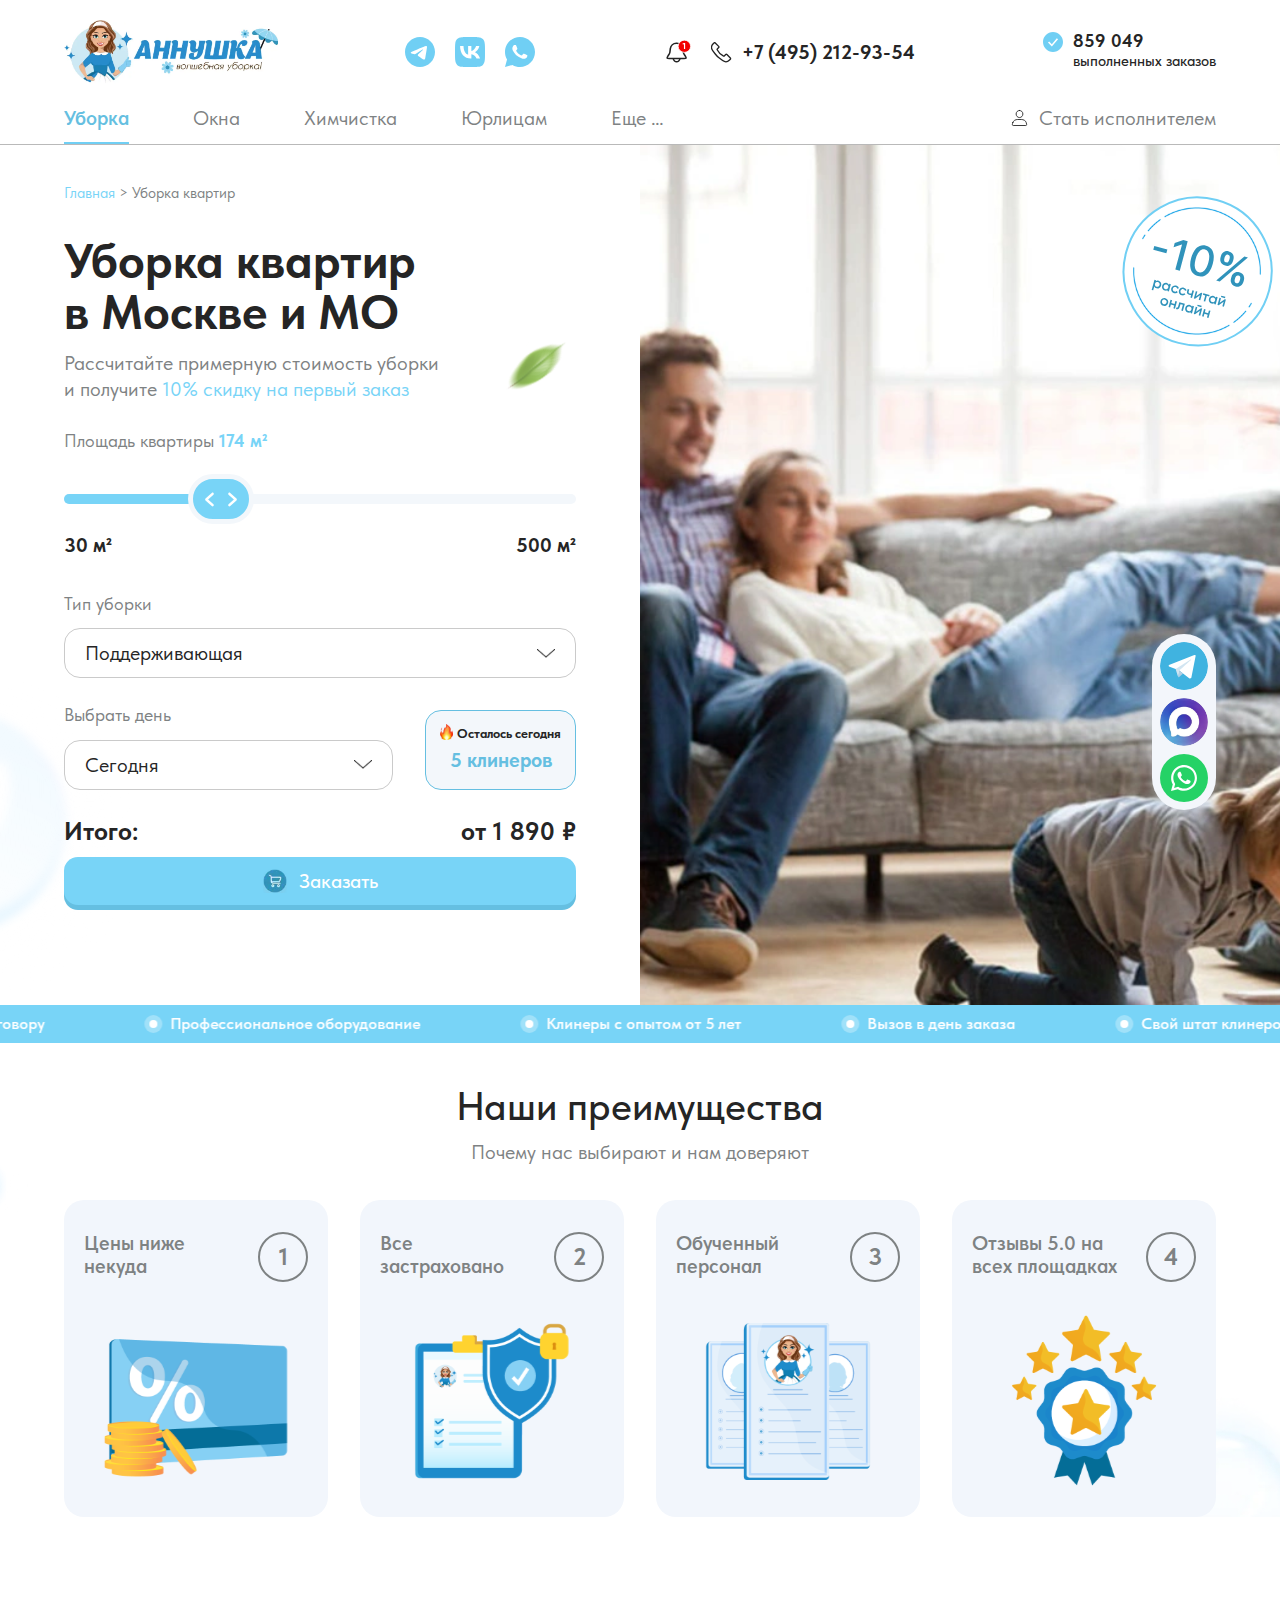
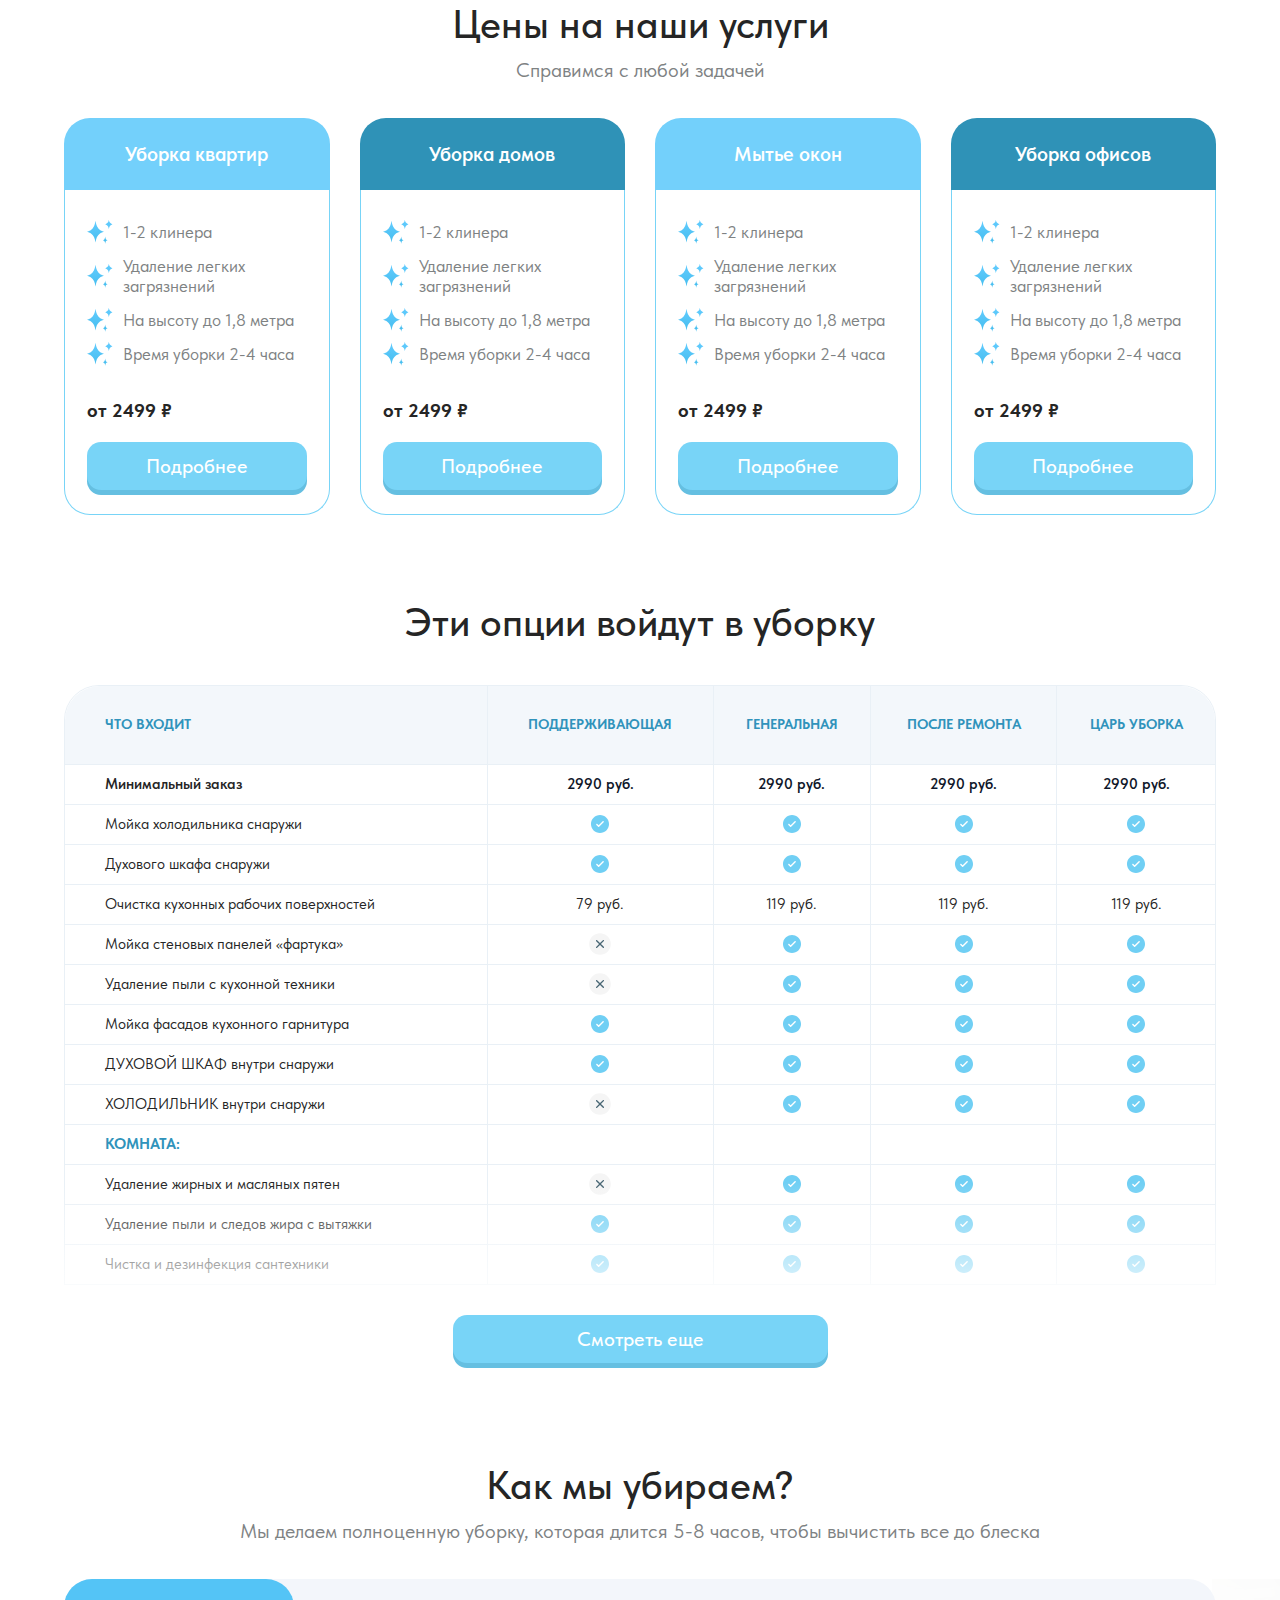
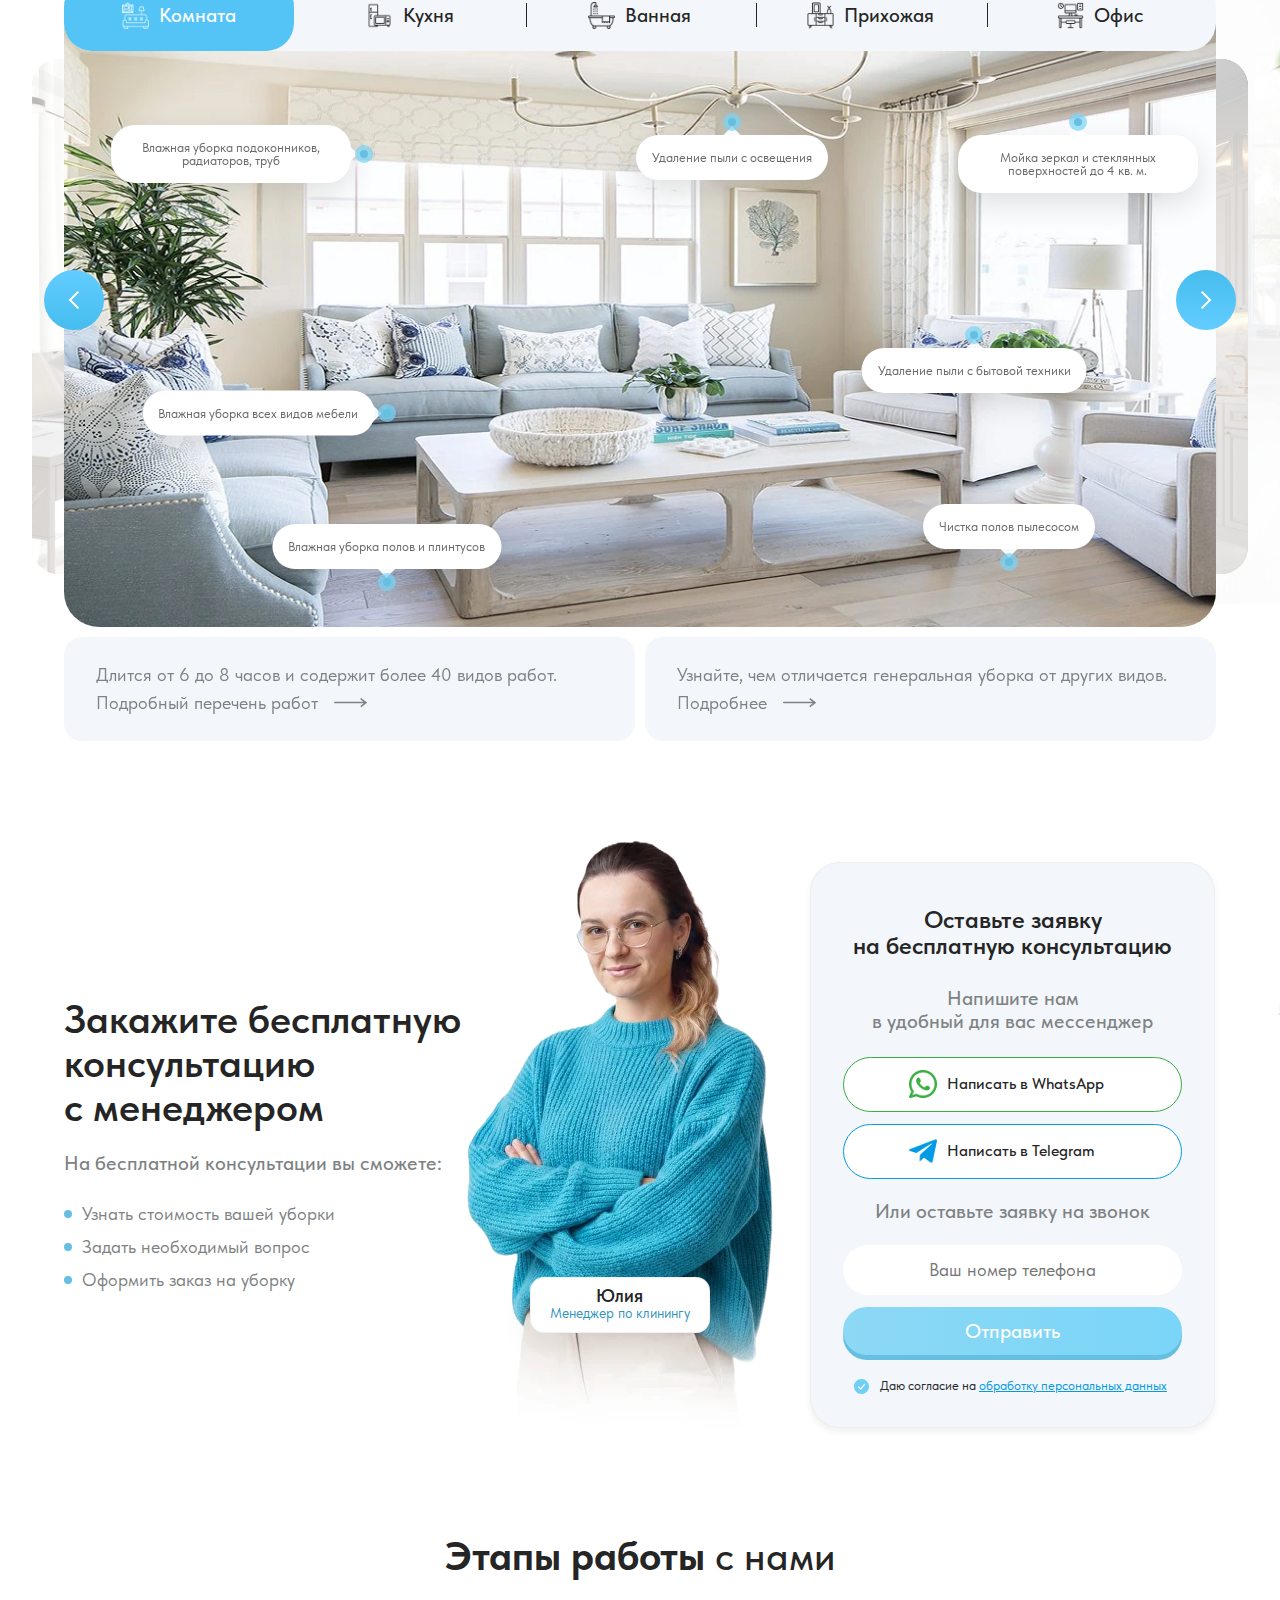
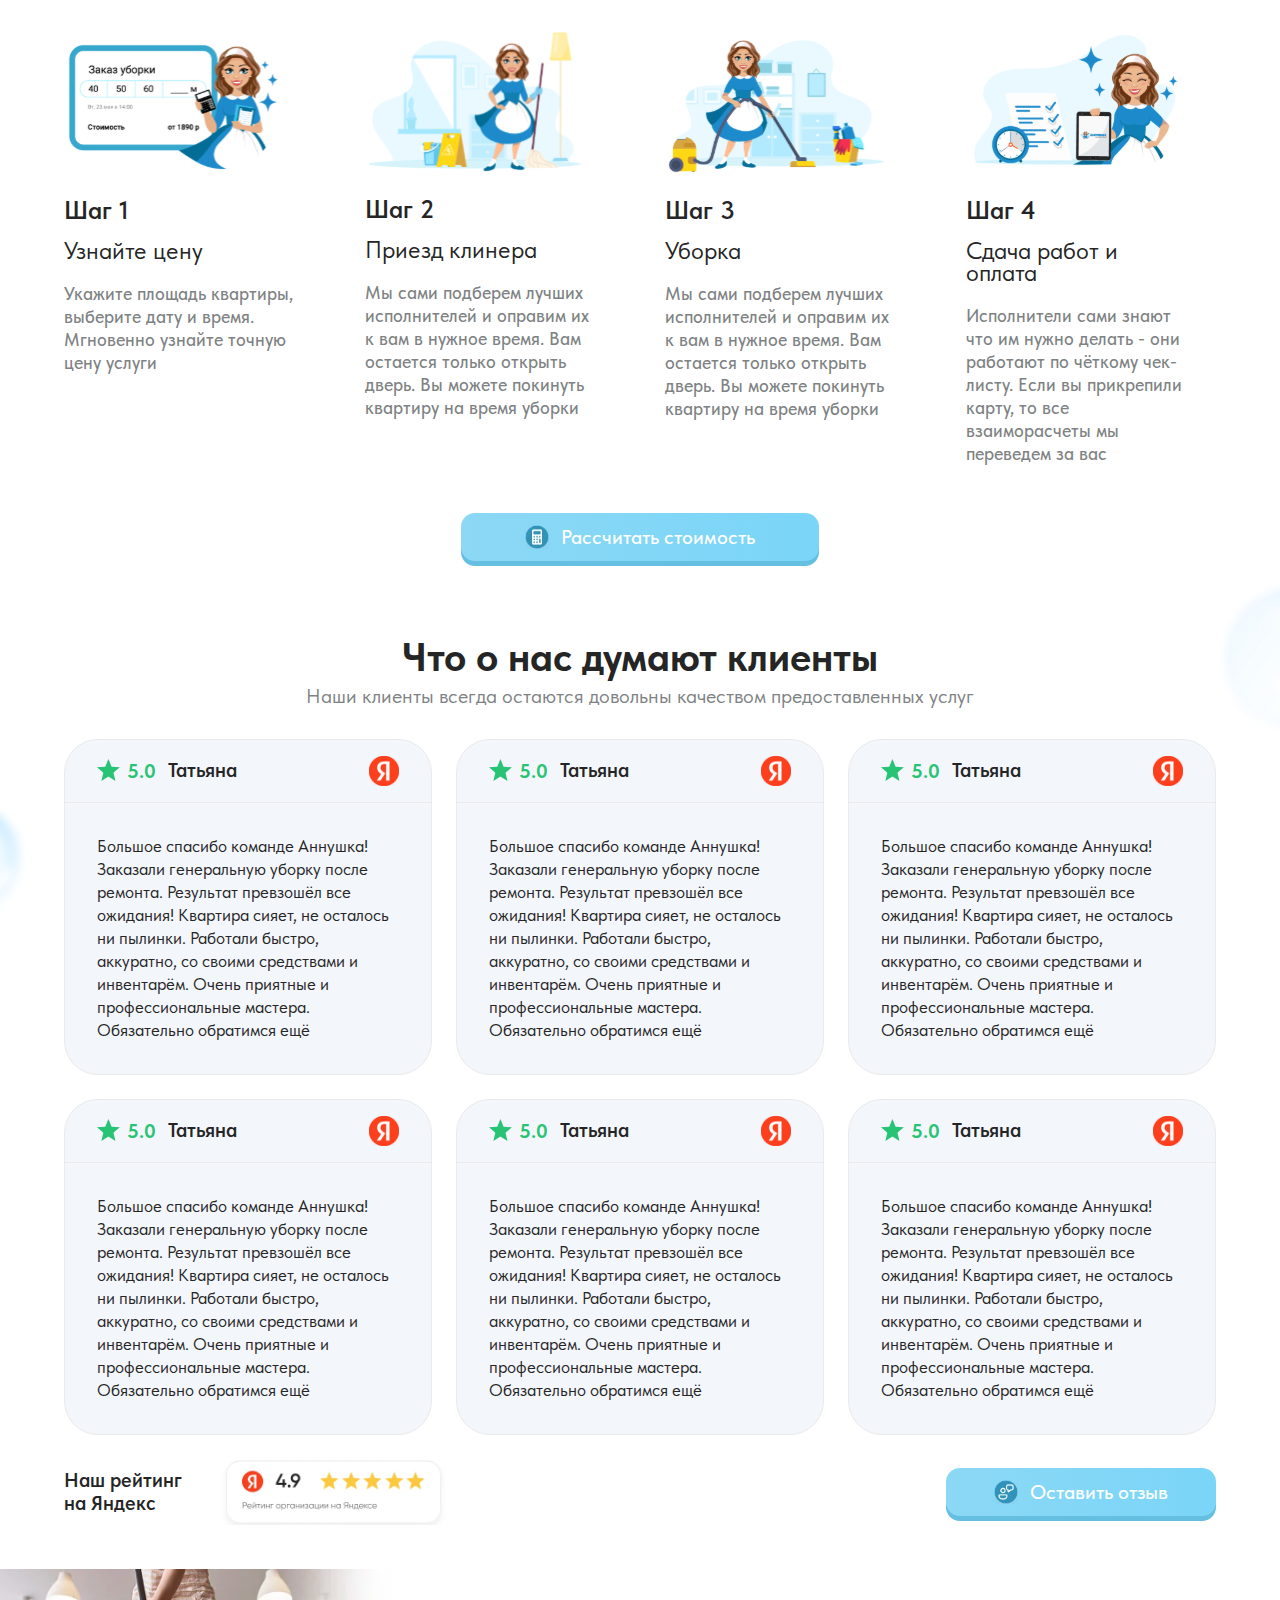
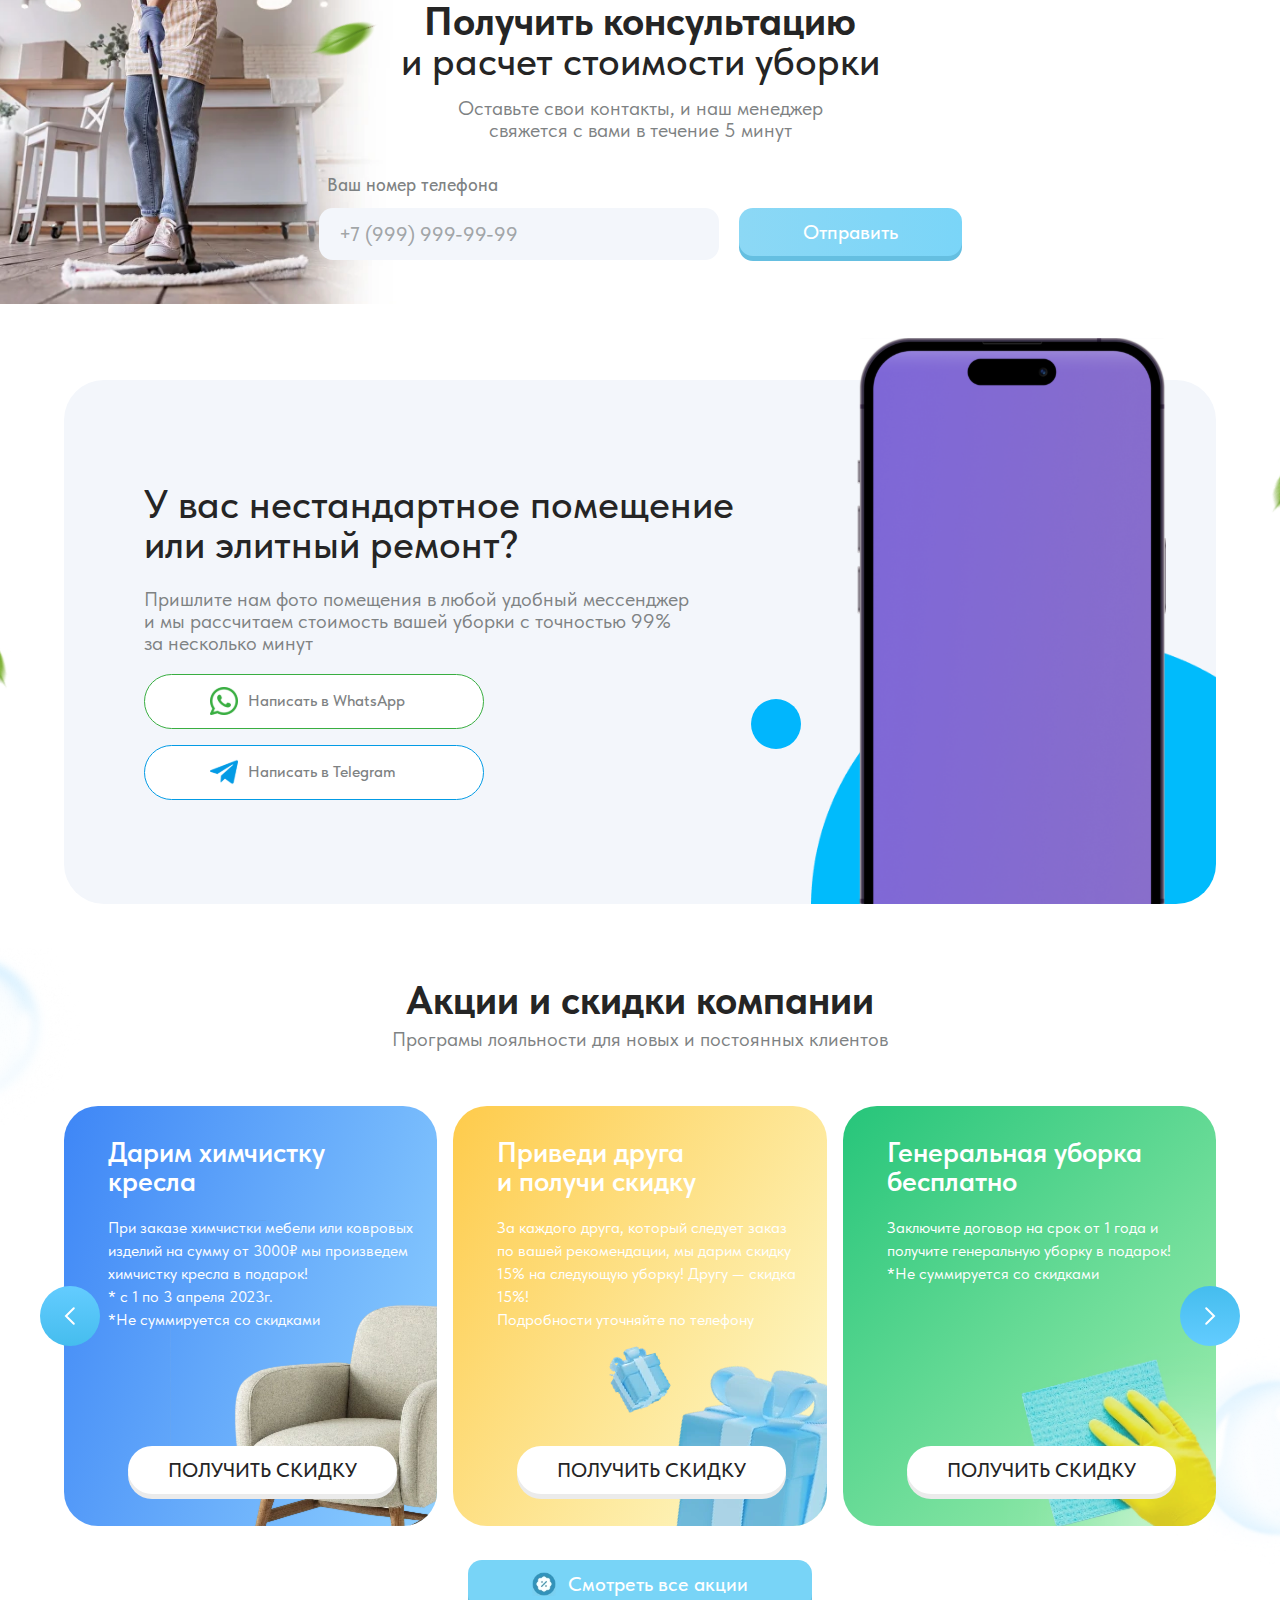
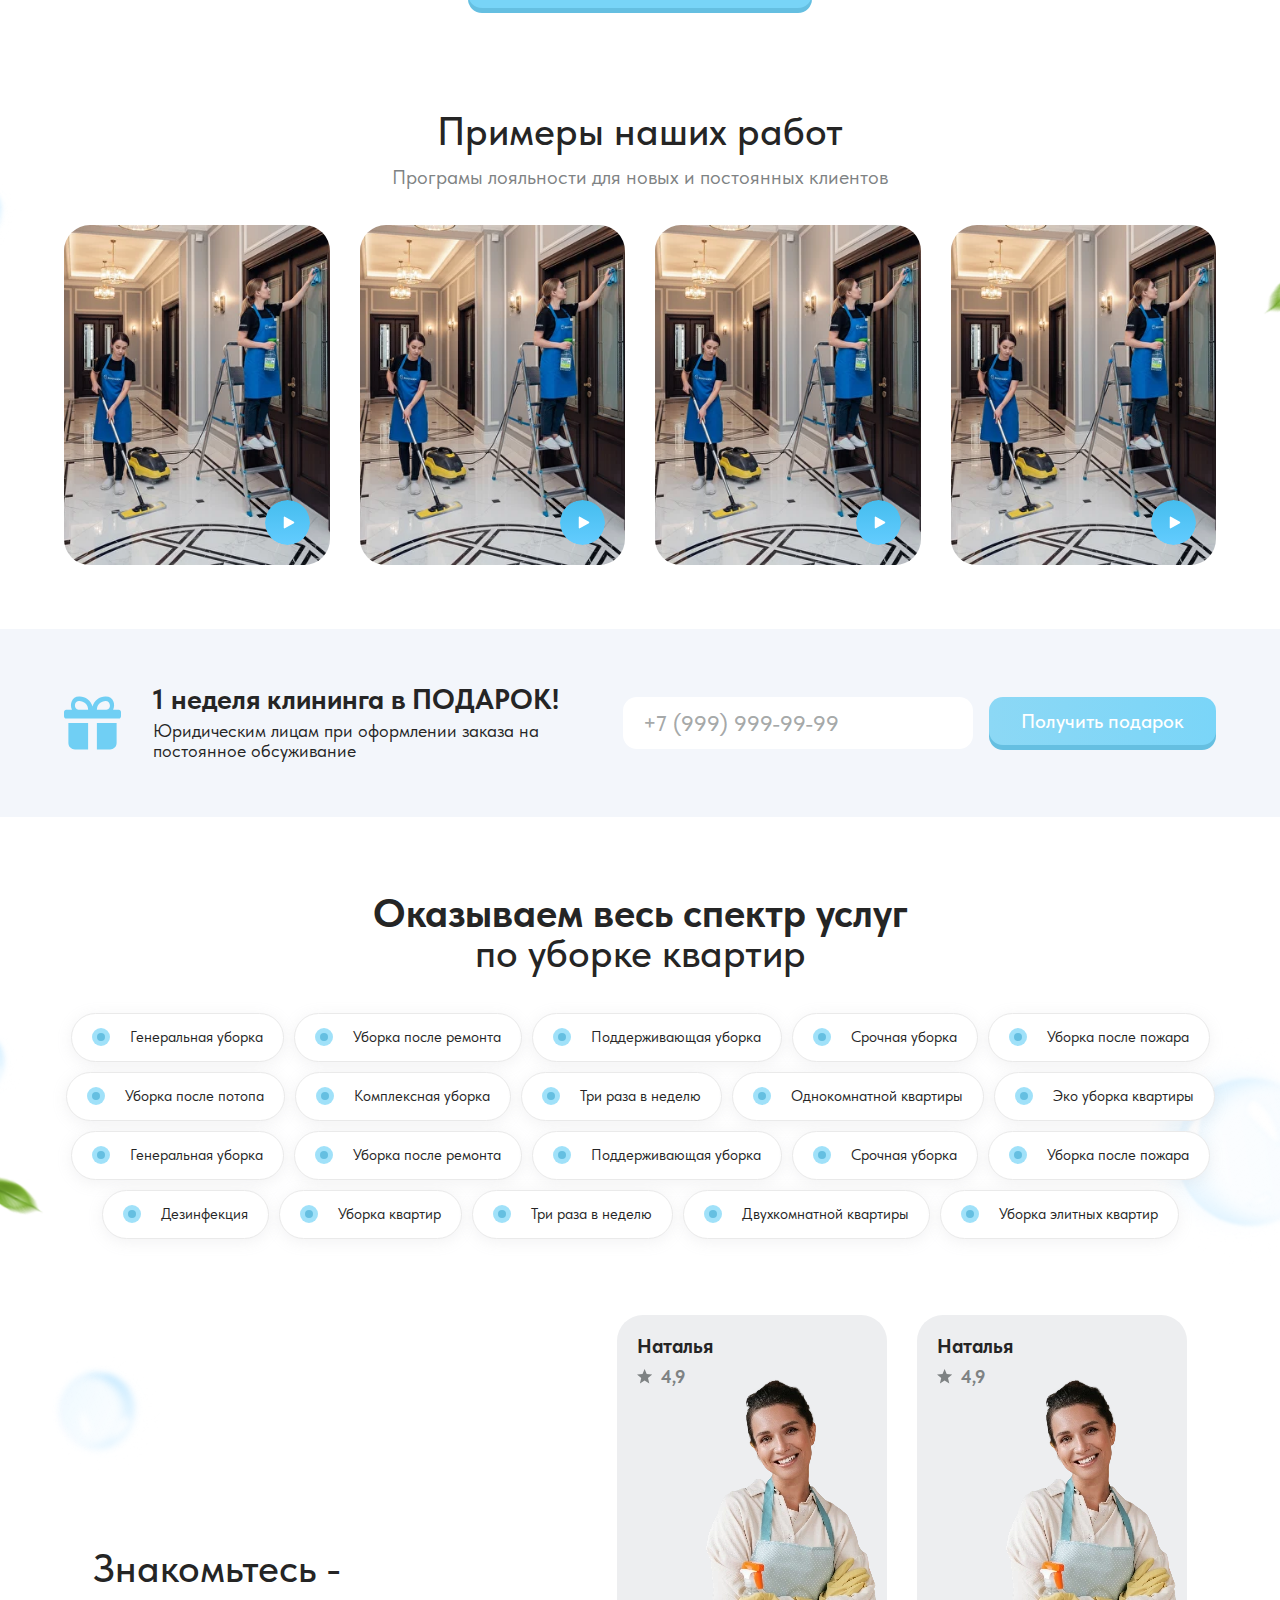
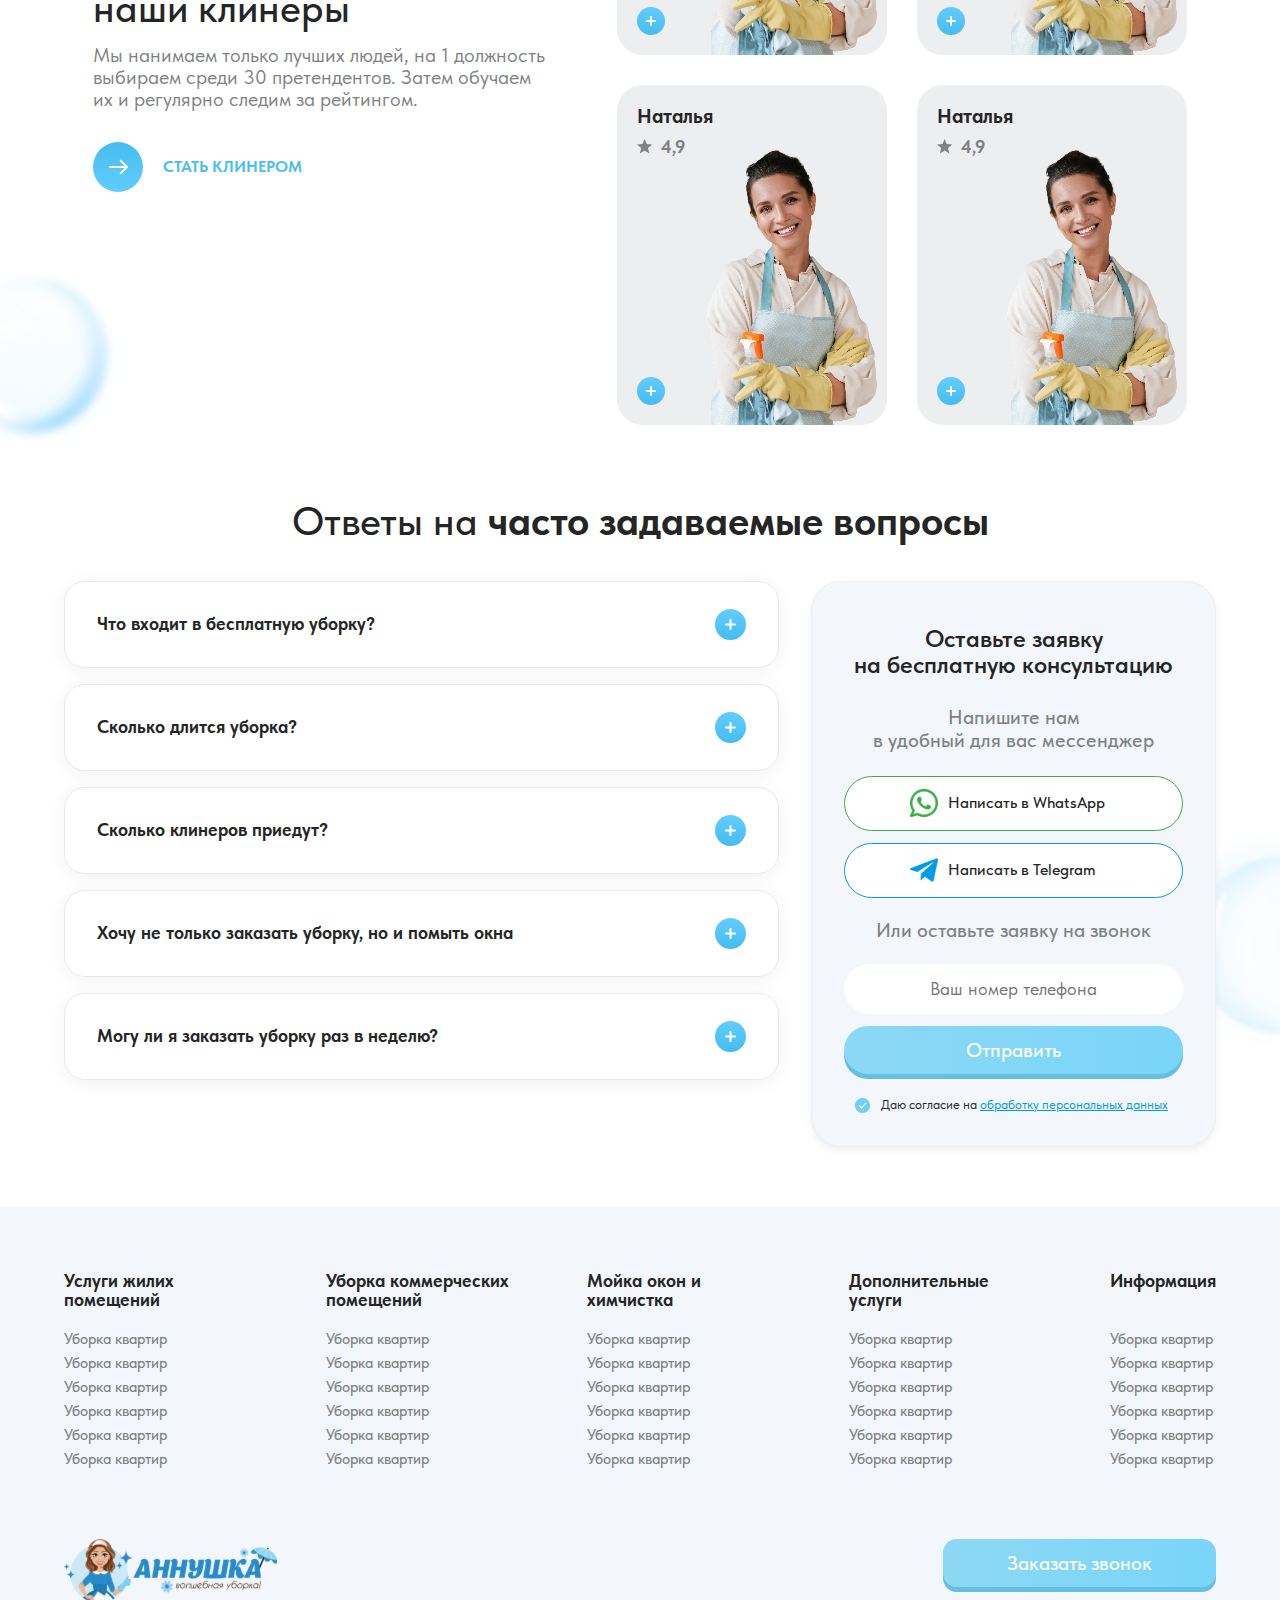
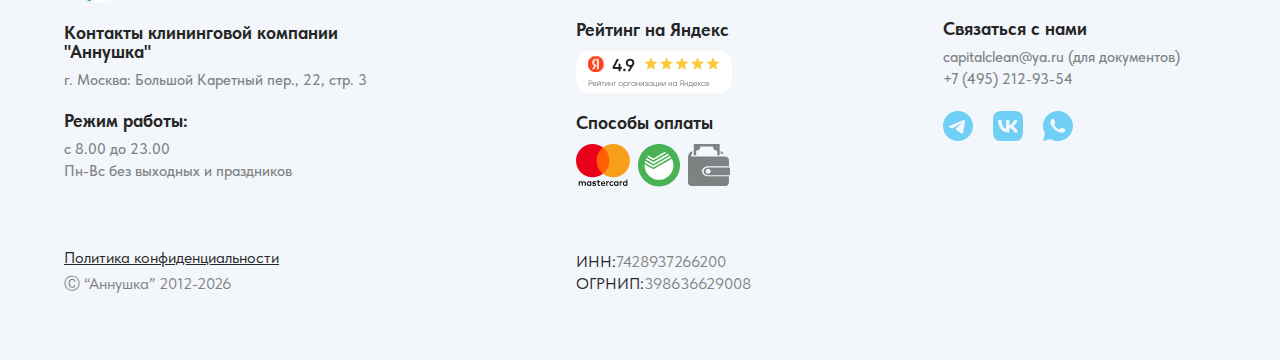
<file: services.html>
<!doctype html>
<html lang="ru">
  <head>
    <meta charset="UTF-8" />
    <meta name="viewport" content="width=device-width, initial-scale=1.0" />
    <meta name="viewport" content="width=device-width, initial-scale=1, viewport-fit=cover">
    <title>Клининговая компания</title>

    <link rel="stylesheet" href="assets/css/reset.css" />
    <link rel="stylesheet" href="assets/css/base.css" />
    <link rel="stylesheet" href="https://cdn.jsdelivr.net/npm/swiper@11/swiper-bundle.min.css"/>
    <link rel="stylesheet" href="assets/css/main.css">
    <link rel="stylesheet" href="assets/css/responsive.css" />

  </head>

  <body>

    <style>
      .order__check:checked + .order__check-ui {
        background: url("assets/img/check.svg") center center no-repeat;
        background-size: cover !important;
        border-color: transparent;
      }
    </style>

   <header class="header">

      <div class="container header__top">
        <!-- left: logo -->
        <a class="brand" href="#">
          <img class="brand__logo" src="assets/img/logo.webp" alt="Аннушка" />
        </a>

        <!-- center: socials -->
        <div class="header__socials" aria-label="Соцсети">
          <a class="ic" href="#" aria-label="Telegram">
            <img src="assets/img/tg-header.svg" alt="tg" />
          </a>
          <a class="ic" href="#" aria-label="VK">
            <img src="assets/img/vk-header.svg" alt="vk" />
          </a>
          <a class="ic" href="#" aria-label="WhatsApp">
            <img src="assets/img/ws-header.svg" alt="ws" />
          </a>
        </div>

        <div class="header__phone_wrapper">
          <button class="bell" aria-label="Уведомления">
            <img src="assets/img/bell-header.svg" alt="bell" />
          </button>
          <a class="header__phone" href="tel:+74952129354">
            <img class="header__phone-ic" src="assets/img/phone-header.svg" alt="phone" />
            <span>+7 (495) 212-93-54</span>
          </a>
        </div>

        <div class="header__done">
          <img class="header__done-ic" src="assets/img/check.svg" alt="check" />
          <div class="header__done-text">
            <div class="header__done-num" id="counter-number-head">1 028 987</div>
            <div class="header__done-sub">выполненных заказов</div>
          </div>
        </div>

        <div class="header-burger">
          <img src="assets/img/menu-burger.svg" alt="burger">
        </div>

      </div>

      <div class="container header__bottom">
        <nav class="nav" aria-label="Главное меню">
          <a class="nav__link active" href="#">Уборка</a>
          <a class="nav__link" href="#">Окна</a>
          <a class="nav__link" href="#">Химчистка</a>
          <a class="nav__link" href="#">Юрлицам</a>
          <a class="nav__link" href="#">Еще …</a>
        </nav>

        <a class="become" href="#">
          <img class="become__ic" src="assets/img/user.svg" alt="user" />
          <span>Стать исполнителем</span>
        </a>
      </div>

   

    </header>

      

    <main>

        <div class="mob-menu">
            <div class="header__closeBar">
            <img src="assets/img/close-modal.svg" alt="close">
            </div>
            <div class="mob-menu-wrapper">
            <nav class="nav" aria-label="Главное меню">
                <a class="nav__link" href="#">Уборка</a>
                <a class="nav__link" href="#">Окна</a>
                <a class="nav__link" href="#">Химчистка</a>
                <a class="nav__link" href="#">Юрлицам</a>
                <a class="nav__link" href="#">Еще …</a>
            </nav>
            <div class="header__socials" aria-label="Соцсети">
                <a class="ic" href="#" aria-label="Telegram">
                <img src="assets/img/tg-header.svg" alt="tg" />
                </a>
                <a class="ic" href="#" aria-label="VK">
                <img src="assets/img/vk-header.svg" alt="vk" />
                </a>
                <a class="ic" href="#" aria-label="WhatsApp">
                <img src="assets/img/ws-header.svg" alt="ws" />
                </a>
            </div>
            </div>
        </div>

        <!-- Modal contact -->
        <div class="modal" id="contact-modal" aria-hidden="true">
            <div class="modal__overlay" data-modal-close></div>

            <div class="modal__dialog" role="dialog" aria-modal="true" aria-labelledby="myModalTitle">
            <button class="modal__close" type="button" aria-label="Закрыть" data-modal-close>
                <img src="assets/img/close-modal.svg" alt="close">
            </button>

            <div class="modal-content-wrap">
                <h2>Оформите заявку</h2>
                <form class="modal-form">
                <input class="modal__input" type="text" name="phone" placeholder="Фамилия и имя">
                <input class="modal__input" type="tel" name="tel" placeholder="Номер телефона">
                <input class="modal__input" type="email" name="email" placeholder="Электронная почта">

                <label class="order__consent">
                    <input class="order__check" type="checkbox" checked="">
                    <span class="order__check-ui" aria-hidden="true"></span>
                    <span class="order__consent-text">
                    Даю согласие на <a href="#">обработку персональных данных</a>
                    </span>
                </label>
                <button class="btn-def rounded" type="submit"><span>Отправить</span></button>
                </form>
            </div>
            </div>
        </div>

        <div class="fixed-connects">
            <div class="fixed-connects-btn fixed-connects-btn-tg">
            <a href="#">
                <img src="assets/img/tg-round.svg" alt="tg">
            </a>
            </div>
            <div class="fixed-connects-btn fixed-connects-btn-max">
            <a href="#">
                <img src="assets/img/max-round.webp" alt="max">
            </a>
            </div>
            <div class="fixed-connects-btn fixed-connects-btn-wa">
            <a href="#">
                <img src="assets/img/wa-round.svg" alt="wa">
            </a>
            </div>
        </div>
        
        <!--Page filter-->
        <div class="page-filter"></div>

        <!-- FIRST SCREEN -->
        <section class="bannerscreen">
            <div class="container">
                    <div class="first__split">
                    <!-- LEFT --> 
                    <section class="first__left">
                        <img src="assets/img/banner-dec-1.svg" alt="dec" class="banner-dec-1">
                        <img src="assets/img/banner-dec-2.svg" alt="dec" class="banner-dec-2">
                        <div class="first__left-inner">
                        <div class="breadcrumbs banner-breadcrumbs">
                          <li class="link"><a href="index.html">Главная</a></li>
                          <div class="breadcrums-devider">></div>
                          <li class="current">Уборка квартир</li>
                        </div>
                        <h1 class="first__title">Уборка квартир <br> в Москве и МО</h1>
                        <p class="first__sub">
                            Рассчитайте примерную стоимость уборки<br />
                            и получите <a class="first__link" href="#">10% скидку на первый заказ</a>
                        </p>

                        <div class="calc">
                            <div class="calc__row">
                            <div class="calc__label">Площадь квартиры <span id="m2Val">174 м²</span></div>
                            </div>

                            <div
                            class="banner_select banner_select__slider"
                            id="m2Slider"
                            data-min="30"
                            data-max="500"
                            data-value="174"
                            >
                            <div class="banner_select__track">
                                <div class="banner_select__fill" aria-hidden="true"></div>
                                <button type="button" class="banner_select__thumb" aria-label="Изменить площадь">
                                <span class="banner_select__thumb_inner" aria-hidden="true">
                                    <span class="banner_select__thumb_icon banner_select__thumb_icon--left">
                                    <img src="assets/img/mini-arrow-left.svg" alt="arrow">
                                    </span>
                                    <span class="banner_select__thumb_icon banner_select__thumb_icon--right">
                                    <img src="assets/img/mini-arrow-left.svg" alt="arrow">
                                    </span>
                                </span>
                                </button>
                            </div>

                            <div class="banner_select__minmax">
                                <span class="banner_select__min">30 м²</span>
                                <span class="banner_select__max">500 м²</span>
                            </div>
                            </div>

                            <label class="field">
                            <span class="field__label">Тип уборки</span>
                            <div class="custom-select" data-select>
                                <select class="custom-select__native">
                                <option value="support">Поддерживающая</option>
                                <option value="general">Генеральная</option>
                                <option value="after">После ремонта</option>
                                </select>

                                <div class="custom-select__trigger">
                                <span class="custom-select__value"></span>
                                <div class="arrow">
                                    <img src="assets/img/select-arrow.webp" alt="arrow">
                                </div>
                                </div>

                                <div class="custom-options"></div>
                            </div>
                            </label>

                            <div class="calc__grid">
                            <label class="field">
                                <span class="field__label">Выбрать день</span>
                                <div class="custom-select" data-select>
                                <select class="custom-select__native">
                                    <option value="today">Сегодня</option>
                                    <option value="tomorrow">Завтра</option>
                                    <option value="2days">Через 2 дня</option>
                                </select>

                                <div class="custom-select__trigger">
                                    <span class="custom-select__value"></span>
                                    <div class="arrow">
                                    <img src="assets/img/select-arrow.webp" alt="arrow">
                                    </div>
                                </div>

                                <div class="custom-options"></div>
                                </div>
                            </label>

                            <div class="badge">
                                <div class="badge__top">
                                <img src="assets/img/fire.webp" alt="fire" class="badge__fire"> 
                                <span>Осталось сегодня</span>
                                </div>
                                <div class="badge__bottom">5 клинеров</div>
                            </div>
                            </div>

                            <div class="calc__total">
                            <div class="calc__total-left">Итого:</div>
                            <div class="calc__total-right">от 1 890 ₽</div>
                            </div>

                            <button class="btn-def banner-btn" type="button" data-modal-open="contact-modal">
                            <img class="btn__ic" src="assets/img/cart.webp" alt="cart" />
                            <span>Заказать</span>
                            </button>
                        </div>
                        </div>
                    </section>

                    <!-- RIGHT -->
                    <section class="first__right" aria-label="Фото">
                        <div class="hero-img" style="background: url('assets/img/banner-bg.webp') center/cover no-repeat;">
                        <!-- stamp -->
                        <div class="stamp">
                            <img src="assets/img/banner-sale.svg" alt="sale">
                        </div>
                        </div>
                    </section>
                    </div>
            </div>
        </section>
      
        <!-- bottom features bar -->
        <div class="features">
            <div class="features__track">
            <div class="features__content">
                <div class="features__item">Гарантия по договору</div>
                <div class="features__dot"></div>
                <div class="features__item">Профессиональное оборудование</div>
                <div class="features__dot"></div>
                <div class="features__item">Клинеры с опытом от 5 лет</div>
                <div class="features__dot"></div>
                <div class="features__item">Вызов в день заказа</div>
                <div class="features__dot"></div>
                <div class="features__item">Свой штат клинеров</div>
                <div class="features__dot"></div>
            </div>
            </div>
        </div>

        <!-- ADVANTAGES -->
        <section class="advantages section">
            <div class="container">
                <div class="section-head">
                    <h2 class="h2 center">Наши преимущества</h2>
                    <p class="sub center">Почему нас выбирают и нам доверяют</p>
                </div>
                <div class="advantages-items">
                    <img src="assets/img/adv-dec-1.svg" alt="dec" class="adv-dec-1">
                    <img src="assets/img/adv-dec-2.webp" alt="dec" class="adv-dec-2">
                    <article class="card">
                        <div class="card-title-wrap">
                            <h3 class="card__title">Цены ниже некуда</h3>
                            <div class="advantages-num">1</div>
                        </div>
                        <img src="assets/img/adv-1.svg" alt="adv-img" class="adv__img">
                    </article>
                    <article class="card">
                        <div class="card-title-wrap">
                            <h3 class="card__title">Все застраховано</h3>
                            <div class="advantages-num">2</div>
                        </div>
                        <img src="assets/img/adv-2.svg" alt="adv-img" class="adv__img">
                    </article>
                    <article class="card">
                        <div class="card-title-wrap">
                            <h3 class="card__title">Обученный персонал</h3>
                            <div class="advantages-num">3</div>
                        </div>
                        <img src="assets/img/adv-3.svg" alt="adv-img" class="adv__img">
                    </article>
                    <article class="card">
                        <div class="card-title-wrap">
                            <h3 class="card__title">Отзывы 5.0 на всех площадках</h3>
                            <div class="advantages-num">4</div>
                        </div>
                        <img src="assets/img/adv-4.svg" alt="adv-img" class="adv__img">
                    </article>
                </div>
            </div>
        </section>

        <!-- PRICING -->
        <section class="pricing section">
            <style>
            .pricing-item__list li::before {
                content: "";
                position: absolute;
                left: 0;
                top: 50%;
                transform: translateY(-50%);
                width: 26px;
                height: 25px;
                background: url("assets/img/stars-icon.svg") no-repeat center;
                background-size: contain;
            }
            </style>
            <div class="container">
            <div class="section-head">
                <h2 class="h2 center">Цены на наши услуги</h2>
                <p class="sub center">Справимся с любой задачей</p>
            </div>

            <div class="pricing-items">

                <div class="pricing-item pricing-item--light">
                <div class="pricing-item__head">Уборка квартир</div>

                <div class="pricing-item__body">
                    <ul class="pricing-item__list">
                    <li>1-2 клинера</li>
                    <li>Удаление легких загрязнений</li>
                    <li>На высоту до 1,8 метра</li>
                    <li>Время уборки 2-4 часа</li>
                    </ul>

                    <div class="pricing-item__price">
                    от 2499 ₽
                    </div>

                    <a href="#" class="btn-def pricing-item__btn"><span>Подробнее</span></a>
                </div>
                </div>

                <div class="pricing-item pricing-item--dark">
                <div class="pricing-item__head">Уборка домов</div>

                <div class="pricing-item__body">
                    <ul class="pricing-item__list">
                    <li>1-2 клинера</li>
                    <li>Удаление легких загрязнений</li>
                    <li>На высоту до 1,8 метра</li>
                    <li>Время уборки 2-4 часа</li>
                    </ul>

                    <div class="pricing-item__price">
                    от 2499 ₽
                    </div>

                    <a href="#" class="btn-def pricing-item__btn"><span>Подробнее</span></a>
                </div>
                </div>

                <div class="pricing-item pricing-item--light">
                <div class="pricing-item__head">Мытье окон</div>

                <div class="pricing-item__body">
                    <ul class="pricing-item__list">
                    <li>1-2 клинера</li>
                    <li>Удаление легких загрязнений</li>
                    <li>На высоту до 1,8 метра</li>
                    <li>Время уборки 2-4 часа</li>
                    </ul>

                    <div class="pricing-item__price">
                    от 2499 ₽
                    </div>

                    <a href="#" class="btn-def pricing-item__btn"><span>Подробнее</span></a>
                </div>
                </div>

                <div class="pricing-item pricing-item--dark">
                <div class="pricing-item__head">Уборка офисов</div>

                <div class="pricing-item__body">
                    <ul class="pricing-item__list">
                    <li>1-2 клинера</li>
                    <li>Удаление легких загрязнений</li>
                    <li>На высоту до 1,8 метра</li>
                    <li>Время уборки 2-4 часа</li>
                    </ul>

                    <div class="pricing-item__price">
                    от 2499 ₽
                    </div>

                    <a href="#" class="btn-def pricing-item__btn"><span>Подробнее</span></a>
                </div>
                </div>

            </div>
            
            </div>
        </section>

        <!--Table-->

        <section class="service__table section">
            <div class="container">
                <div class="section-head">
                    <h2 class="h2 center">Эти опции войдут в уборку</h2>
                </div>
                <div class="service__table" id="serviceTable">
                <div class="service__table__wrap">
                    <div class="service__table__scroll" id="serviceTableScroll">
                    <table class="service__table__grid" role="table" aria-label="Таблица услуг">
                        <thead class="service__table__head">
                        <tr class="service__table__tr">
                            <th class="service__table__th service__table__th--left">ЧТО ВХОДИТ</th>
                            <th class="service__table__th">ПОДДЕРЖИВАЮЩАЯ</th>
                            <th class="service__table__th">ГЕНЕРАЛЬНАЯ</th>
                            <th class="service__table__th">ПОСЛЕ РЕМОНТА</th>
                            <th class="service__table__th">ЦАРЬ УБОРКА</th>
                        </tr>
                        </thead>

                        <tbody class="service__table__body">
                        <tr class="service__table__tr">
                            <td class="service__table__td service__table__td--left"><span>Минимальный заказ</span></td>
                            <td class="service__table__td service__table__td--center"><span class="service__table__price">2990 руб.</span></td>
                            <td class="service__table__td service__table__td--center"><span class="service__table__price">2990 руб.</span></td>
                            <td class="service__table__td service__table__td--center"><span class="service__table__price">2990 руб.</span></td>
                            <td class="service__table__td service__table__td--center"><span class="service__table__price">2990 руб.</span></td>
                        </tr>

                        <tr class="service__table__tr">
                            <td class="service__table__td service__table__td--left">Мойка холодильника снаружи</td>
                            <td class="service__table__td service__table__td--center"><img class="service__table__icon" src="assets/img/table-check.svg" alt=""></td>
                            <td class="service__table__td service__table__td--center"><img class="service__table__icon" src="assets/img/table-check.svg" alt=""></td>
                            <td class="service__table__td service__table__td--center"><img class="service__table__icon" src="assets/img/table-check.svg" alt=""></td>
                            <td class="service__table__td service__table__td--center"><img class="service__table__icon" src="assets/img/table-check.svg" alt=""></td>
                        </tr>

                        <tr class="service__table__tr">
                            <td class="service__table__td service__table__td--left">Духового шкафа снаружи</td>
                            <td class="service__table__td service__table__td--center"><img class="service__table__icon" src="assets/img/table-check.svg" alt=""></td>
                            <td class="service__table__td service__table__td--center"><img class="service__table__icon" src="assets/img/table-check.svg" alt=""></td>
                            <td class="service__table__td service__table__td--center"><img class="service__table__icon" src="assets/img/table-check.svg" alt=""></td>
                            <td class="service__table__td service__table__td--center"><img class="service__table__icon" src="assets/img/table-check.svg" alt=""></td>
                        </tr>

                        <tr class="service__table__tr">
                            <td class="service__table__td service__table__td--left">Очистка кухонных рабочих поверхностей</td>
                            <td class="service__table__td service__table__td--center">79 руб.</td>
                            <td class="service__table__td service__table__td--center">119 руб.</td>
                            <td class="service__table__td service__table__td--center">119 руб.</td>
                            <td class="service__table__td service__table__td--center">119 руб.</td>
                        </tr>

                        <tr class="service__table__tr">
                            <td class="service__table__td service__table__td--left">Мойка стеновых панелей «фартука»</td>
                            <td class="service__table__td service__table__td--center"><img class="service__table__icon" src="assets/img/table-krest.svg" alt=""></td>
                            <td class="service__table__td service__table__td--center"><img class="service__table__icon" src="assets/img/table-check.svg" alt=""></td>
                            <td class="service__table__td service__table__td--center"><img class="service__table__icon" src="assets/img/table-check.svg" alt=""></td>
                            <td class="service__table__td service__table__td--center"><img class="service__table__icon" src="assets/img/table-check.svg" alt=""></td>
                        </tr>

                        <tr class="service__table__tr">
                            <td class="service__table__td service__table__td--left">Удаление пыли с кухонной техники</td>
                            <td class="service__table__td service__table__td--center"><img class="service__table__icon" src="assets/img/table-krest.svg" alt=""></td>
                            <td class="service__table__td service__table__td--center"><img class="service__table__icon" src="assets/img/table-check.svg" alt=""></td>
                            <td class="service__table__td service__table__td--center"><img class="service__table__icon" src="assets/img/table-check.svg" alt=""></td>
                            <td class="service__table__td service__table__td--center"><img class="service__table__icon" src="assets/img/table-check.svg" alt=""></td>
                        </tr>

                        <tr class="service__table__tr">
                            <td class="service__table__td service__table__td--left">Мойка фасадов кухонного гарнитура</td>
                            <td class="service__table__td service__table__td--center"><img class="service__table__icon" src="assets/img/table-check.svg" alt=""></td>
                            <td class="service__table__td service__table__td--center"><img class="service__table__icon" src="assets/img/table-check.svg" alt=""></td>
                            <td class="service__table__td service__table__td--center"><img class="service__table__icon" src="assets/img/table-check.svg" alt=""></td>
                            <td class="service__table__td service__table__td--center"><img class="service__table__icon" src="assets/img/table-check.svg" alt=""></td>
                        </tr>

                        <tr class="service__table__tr">
                            <td class="service__table__td service__table__td--left">ДУХОВОЙ ШКАФ внутри снаружи</td>
                            <td class="service__table__td service__table__td--center"><img class="service__table__icon" src="assets/img/table-check.svg" alt=""></td>
                            <td class="service__table__td service__table__td--center"><img class="service__table__icon" src="assets/img/table-check.svg" alt=""></td>
                            <td class="service__table__td service__table__td--center"><img class="service__table__icon" src="assets/img/table-check.svg" alt=""></td>
                            <td class="service__table__td service__table__td--center"><img class="service__table__icon" src="assets/img/table-check.svg" alt=""></td>
                        </tr>

                        <tr class="service__table__tr">
                            <td class="service__table__td service__table__td--left">ХОЛОДИЛЬНИК внутри снаружи</td>
                            <td class="service__table__td service__table__td--center"><img class="service__table__icon" src="assets/img/table-krest.svg" alt=""></td>
                            <td class="service__table__td service__table__td--center"><img class="service__table__icon" src="assets/img/table-check.svg" alt=""></td>
                            <td class="service__table__td service__table__td--center"><img class="service__table__icon" src="assets/img/table-check.svg" alt=""></td>
                            <td class="service__table__td service__table__td--center"><img class="service__table__icon" src="assets/img/table-check.svg" alt=""></td>
                        </tr>

                        <tr class="service__table__tr">
                            <td class="service__table__td service__table__td--left"><span class="blue">КОМНАТА:</span></td>
                            <td class="service__table__td service__table__td--center"></td>
                            <td class="service__table__td service__table__td--center"></td>
                            <td class="service__table__td service__table__td--center"></td>
                            <td class="service__table__td service__table__td--center"></td>
                        </tr>

                        <tr class="service__table__tr">
                            <td class="service__table__td service__table__td--left">Удаление жирных и масляных пятен</td>
                            <td class="service__table__td service__table__td--center"><img class="service__table__icon" src="assets/img/table-krest.svg" alt=""></td>
                            <td class="service__table__td service__table__td--center"><img class="service__table__icon" src="assets/img/table-check.svg" alt=""></td>
                            <td class="service__table__td service__table__td--center"><img class="service__table__icon" src="assets/img/table-check.svg" alt=""></td>
                            <td class="service__table__td service__table__td--center"><img class="service__table__icon" src="assets/img/table-check.svg" alt=""></td>
                        </tr>

                        <tr class="service__table__tr">
                            <td class="service__table__td service__table__td--left">Удаление пыли и следов жира с вытяжки</td>
                            <td class="service__table__td service__table__td--center"><img class="service__table__icon" src="assets/img/table-check.svg" alt=""></td>
                            <td class="service__table__td service__table__td--center"><img class="service__table__icon" src="assets/img/table-check.svg" alt=""></td>
                            <td class="service__table__td service__table__td--center"><img class="service__table__icon" src="assets/img/table-check.svg" alt=""></td>
                            <td class="service__table__td service__table__td--center"><img class="service__table__icon" src="assets/img/table-check.svg" alt=""></td>
                        </tr>

                        <tr class="service__table__tr">
                            <td class="service__table__td service__table__td--left">Чистка и дезинфекция сантехники</td>
                            <td class="service__table__td service__table__td--center"><img class="service__table__icon" src="assets/img/table-check.svg" alt=""></td>
                            <td class="service__table__td service__table__td--center"><img class="service__table__icon" src="assets/img/table-check.svg" alt=""></td>
                            <td class="service__table__td service__table__td--center"><img class="service__table__icon" src="assets/img/table-check.svg" alt=""></td>
                            <td class="service__table__td service__table__td--center"><img class="service__table__icon" src="assets/img/table-check.svg" alt=""></td>
                        </tr>

                        <tr class="service__table__tr">
                            <td class="service__table__td service__table__td--left">Дезинфекция мест хранения мусора</td>
                            <td class="service__table__td service__table__td--center"><img class="service__table__icon" src="assets/img/table-check.svg" alt=""></td>
                            <td class="service__table__td service__table__td--center"><img class="service__table__icon" src="assets/img/table-check.svg" alt=""></td>
                            <td class="service__table__td service__table__td--center"><img class="service__table__icon" src="assets/img/table-check.svg" alt=""></td>
                            <td class="service__table__td service__table__td--center"><img class="service__table__icon" src="assets/img/table-check.svg" alt=""></td>
                        </tr>

                        <tr class="service__table__tr">
                            <td class="service__table__td service__table__td--left">Удаление жирных и масляных пятен</td>
                            <td class="service__table__td service__table__td--center"><img class="service__table__icon" src="assets/img/table-krest.svg" alt=""></td>
                            <td class="service__table__td service__table__td--center"><img class="service__table__icon" src="assets/img/table-check.svg" alt=""></td>
                            <td class="service__table__td service__table__td--center"><img class="service__table__icon" src="assets/img/table-check.svg" alt=""></td>
                            <td class="service__table__td service__table__td--center"><img class="service__table__icon" src="assets/img/table-check.svg" alt=""></td>
                        </tr>

                        <tr class="service__table__tr">
                            <td class="service__table__td service__table__td--left">Удаление пыли и следов жира с вытяжки</td>
                            <td class="service__table__td service__table__td--center"><img class="service__table__icon" src="assets/img/table-check.svg" alt=""></td>
                            <td class="service__table__td service__table__td--center"><img class="service__table__icon" src="assets/img/table-check.svg" alt=""></td>
                            <td class="service__table__td service__table__td--center"><img class="service__table__icon" src="assets/img/table-check.svg" alt=""></td>
                            <td class="service__table__td service__table__td--center"><img class="service__table__icon" src="assets/img/table-check.svg" alt=""></td>
                        </tr>

                        <tr class="service__table__tr">
                            <td class="service__table__td service__table__td--left">Чистка и дезинфекция сантехники</td>
                            <td class="service__table__td service__table__td--center"><img class="service__table__icon" src="assets/img/table-check.svg" alt=""></td>
                            <td class="service__table__td service__table__td--center"><img class="service__table__icon" src="assets/img/table-check.svg" alt=""></td>
                            <td class="service__table__td service__table__td--center"><img class="service__table__icon" src="assets/img/table-check.svg" alt=""></td>
                            <td class="service__table__td service__table__td--center"><img class="service__table__icon" src="assets/img/table-check.svg" alt=""></td>
                        </tr>

                        <tr class="service__table__tr">
                            <td class="service__table__td service__table__td--left">Дезинфекция мест хранения мусора</td>
                            <td class="service__table__td service__table__td--center"><img class="service__table__icon" src="assets/img/table-check.svg" alt=""></td>
                            <td class="service__table__td service__table__td--center"><img class="service__table__icon" src="assets/img/table-check.svg" alt=""></td>
                            <td class="service__table__td service__table__td--center"><img class="service__table__icon" src="assets/img/table-check.svg" alt=""></td>
                            <td class="service__table__td service__table__td--center"><img class="service__table__icon" src="assets/img/table-check.svg" alt=""></td>
                        </tr>

                        <tr class="service__table__tr">
                            <td class="service__table__td service__table__td--left">Удаление жирных и масляных пятен</td>
                            <td class="service__table__td service__table__td--center"><img class="service__table__icon" src="assets/img/table-krest.svg" alt=""></td>
                            <td class="service__table__td service__table__td--center"><img class="service__table__icon" src="assets/img/table-check.svg" alt=""></td>
                            <td class="service__table__td service__table__td--center"><img class="service__table__icon" src="assets/img/table-check.svg" alt=""></td>
                            <td class="service__table__td service__table__td--center"><img class="service__table__icon" src="assets/img/table-check.svg" alt=""></td>
                        </tr>

                        <tr class="service__table__tr">
                            <td class="service__table__td service__table__td--left">Удаление пыли и следов жира с вытяжки</td>
                            <td class="service__table__td service__table__td--center"><img class="service__table__icon" src="assets/img/table-check.svg" alt=""></td>
                            <td class="service__table__td service__table__td--center"><img class="service__table__icon" src="assets/img/table-check.svg" alt=""></td>
                            <td class="service__table__td service__table__td--center"><img class="service__table__icon" src="assets/img/table-check.svg" alt=""></td>
                            <td class="service__table__td service__table__td--center"><img class="service__table__icon" src="assets/img/table-check.svg" alt=""></td>
                        </tr>

                        <tr class="service__table__tr">
                            <td class="service__table__td service__table__td--left">Чистка и дезинфекция сантехники</td>
                            <td class="service__table__td service__table__td--center"><img class="service__table__icon" src="assets/img/table-check.svg" alt=""></td>
                            <td class="service__table__td service__table__td--center"><img class="service__table__icon" src="assets/img/table-check.svg" alt=""></td>
                            <td class="service__table__td service__table__td--center"><img class="service__table__icon" src="assets/img/table-check.svg" alt=""></td>
                            <td class="service__table__td service__table__td--center"><img class="service__table__icon" src="assets/img/table-check.svg" alt=""></td>
                        </tr>

                        <tr class="service__table__tr">
                            <td class="service__table__td service__table__td--left">Дезинфекция мест хранения мусора</td>
                            <td class="service__table__td service__table__td--center"><img class="service__table__icon" src="assets/img/table-check.svg" alt=""></td>
                            <td class="service__table__td service__table__td--center"><img class="service__table__icon" src="assets/img/table-check.svg" alt=""></td>
                            <td class="service__table__td service__table__td--center"><img class="service__table__icon" src="assets/img/table-check.svg" alt=""></td>
                            <td class="service__table__td service__table__td--center"><img class="service__table__icon" src="assets/img/table-check.svg" alt=""></td>
                        </tr>

                        </tbody>
                    </table>
                    </div>

                    <div class="service__table__fade" aria-hidden="true"></div>

                    <button class="btn-def service__table-btn" type="button" id="serviceTableBtn">
                        <span>Смотреть еще</span>
                    </button>
                </div>
                </div>
            </div>
        </section>

        <!-- HowTo -->
        <section class="howto section">

            <div class="container">
            <div class="section-head">
                <h2 class="h2 center">Как мы убираем?</h2>
                <p class="sub center">Мы делаем полноценную уборку, которая длится 5-8 часов, чтобы вычистить все до блеска</p>
            </div>

            <div class="howto-swiper-block">
                <img src="assets/img/howto-dec-bg1.svg" alt="dec" class="howto-dec-bg1">
                <img src="assets/img/howto-dec-bg2.svg" alt="dec" class="howto-dec-bg2">
                <img src="assets/img/howto-dec-1.svg" alt="dec" class="howto-dec-1">
                <img src="assets/img/howto-dec-2.svg" alt="dec" class="howto-dec-2">
                <img src="assets/img/howto-bg-dec.svg" alt="dec" class="howto-bg-dec">
                <img src="assets/img/howto-bg-dec-2.svg" alt="dec" class="howto-bg-dec-2">


                <div class="howto__tabs" id="howtoTabs">
                <button class="howto__tab is-active" type="button" data-slide="0">
                    <img src="assets/img/howto1-black.webp" alt="howtoicon" class="howto__tabicon">
                    <img src="assets/img/howto1-white.webp" alt="howtoicon" class="howto__tabicon-active">
                    <span class="howto__tabtext">Комната</span>
                </button>
                <button class="howto__tab" type="button" data-slide="1">
                    <img src="assets/img/howto2-black.webp" alt="howtoicon" class="howto__tabicon">
                    <img src="assets/img/howto2-white.webp" alt="howtoicon" class="howto__tabicon-active">
                    <span class="howto__tabtext">Кухня</span>
                </button>
                <button class="howto__tab" type="button" data-slide="2">
                    <img src="assets/img/howto3-black.webp" alt="howtoicon" class="howto__tabicon">
                    <img src="assets/img/howto3-white.webp" alt="howtoicon" class="howto__tabicon-active">
                    <span class="howto__tabtext">Ванная</span>
                </button>
                <button class="howto__tab" type="button" data-slide="3">
                    <img src="assets/img/howto4-black.webp" alt="howtoicon" class="howto__tabicon">
                    <img src="assets/img/howto4-white.webp" alt="howtoicon" class="howto__tabicon-active">
                    <span class="howto__tabtext">Прихожая</span>
                </button>
                <button class="howto__tab" type="button" data-slide="4">
                    <img src="assets/img/howto5-black.webp" alt="howtoicon" class="howto__tabicon">
                    <img src="assets/img/howto5-white.webp" alt="howtoicon" class="howto__tabicon-active">
                    <span class="howto__tabtext">Офис</span>
                </button>
                </div>

                <div class="howtoslider__nav">
                <button class="howtoslider__prev swiper-prev-buton" type="button" aria-label="Назад">
                    <img src="assets/img/swiper-prev.svg" alt="prev">
                </button>
                <button class="howtoslider__next swiper-next-buton" type="button" aria-label="Вперёд">
                    <img src="assets/img/swiper-next.svg" alt="next">
                </button>
                </div>

                <div class="howtoslider swiper js-howtoslider">


                <div class="swiper-wrapper">

                    <!-- Slide 1 -->
                    <div class="swiper-slide">
                    
                    <div class="howtoslider__slide">
                        <img class="howtoslider__img" src="assets/img/howto-slide1.webp" alt="Комната">

                        <div class="howtoslider__hotspot right" style="--x: 26%; --y: 27%;"> 
                            <span class="howtoslider__dot" aria-hidden="true"></span> 
                            <div class="howtoslider__bubble">Влажная уборка подоконников, радиаторов, труб</div>
                        </div> 
                        <div class="howtoslider__hotspot bottom" style="--x: 58%; --y: 22%;"> 
                            <span class="howtoslider__dot" aria-hidden="true"></span>
                            <div class="howtoslider__bubble">Удаление пыли с освещения</div> 
                        </div> 
                        <div class="howtoslider__hotspot bottom" style="--x: 88%; --y: 22%;"> 
                            <span class="howtoslider__dot" aria-hidden="true"></span> 
                            <div class="howtoslider__bubble">Мойка зеркал и стеклянных поверхностей до 4 кв. м.</div> 
                        </div> 
                        <div class="howtoslider__hotspot bottom" style="--x: 79%; --y: 55%;">
                            <span class="howtoslider__dot" aria-hidden="true"></span> 
                            <div class="howtoslider__bubble">Удаление пыли с бытовой техники</div>
                        </div>
                        <div class="howtoslider__hotspot right" style="--x: 28%; --y: 67%;">
                            <span class="howtoslider__dot" aria-hidden="true"></span>
                            <div class="howtoslider__bubble">Влажная уборка всех видов мебели</div> 
                        </div> 
                        <div class="howtoslider__hotspot" style="--x: 28%; --y: 93%;"> 
                            <span class="howtoslider__dot" aria-hidden="true"></span> 
                            <div class="howtoslider__bubble">Влажная уборка полов и плинтусов</div> 
                        </div>
                        <div class="howtoslider__hotspot" style="--x: 82%; --y: 90%;">
                            <span class="howtoslider__dot" aria-hidden="true"></span>
                            <div class="howtoslider__bubble">Чистка полов пылесосом</div> 
                        </div>
                    </div>


                    <div class="howto__cards">
                        <a class="howto__card" href="#">
                        <div class="howto__cardtext">Длится от 6 до 8 часов и содержит более 40 видов работ.</div>
                        <div class="howto__cardlink"><span>Подробный перечень работ</span><img src="assets/img/vector-r.svg" alt="vector"></div>
                        </a>
                        <a class="howto__card" href="#">
                        <div class="howto__cardtext">Узнайте, чем отличается генеральная уборка от других видов.</div>
                        <div class="howto__cardlink"><span>Подробнее</span><img src="assets/img/vector-r.svg" alt="vector"></div>
                        </a>
                    </div>
                    </div>

                    <!-- Slide 2 -->
                    <div class="swiper-slide">
                    <div class="howtoslider__slide">
                        <img class="howtoslider__img" src="assets/img/howto-slide1.webp" alt="Кухня">
                        <div class="howtoslider__hotspot right" style="--x: 26%; --y: 27%;"> 
                            <span class="howtoslider__dot" aria-hidden="true"></span> 
                            <div class="howtoslider__bubble">Влажная уборка подоконников, радиаторов, труб</div>
                        </div> 
                        <div class="howtoslider__hotspot bottom" style="--x: 58%; --y: 22%;"> 
                            <span class="howtoslider__dot" aria-hidden="true"></span>
                            <div class="howtoslider__bubble">Удаление пыли с освещения</div> 
                        </div> 
                        <div class="howtoslider__hotspot bottom" style="--x: 88%; --y: 22%;"> 
                            <span class="howtoslider__dot" aria-hidden="true"></span> 
                            <div class="howtoslider__bubble">Мойка зеркал и стеклянных поверхностей до 4 кв. м.</div> 
                        </div> 
                        <div class="howtoslider__hotspot bottom" style="--x: 79%; --y: 55%;">
                            <span class="howtoslider__dot" aria-hidden="true"></span> 
                            <div class="howtoslider__bubble">Удаление пыли с бытовой техники</div>
                        </div>
                        <div class="howtoslider__hotspot right" style="--x: 28%; --y: 67%;">
                            <span class="howtoslider__dot" aria-hidden="true"></span>
                            <div class="howtoslider__bubble">Влажная уборка всех видов мебели</div> 
                        </div> 
                        <div class="howtoslider__hotspot" style="--x: 28%; --y: 93%;"> 
                            <span class="howtoslider__dot" aria-hidden="true"></span> 
                            <div class="howtoslider__bubble">Влажная уборка полов и плинтусов</div> 
                        </div>
                        <div class="howtoslider__hotspot" style="--x: 82%; --y: 90%;">
                            <span class="howtoslider__dot" aria-hidden="true"></span>
                            <div class="howtoslider__bubble">Чистка полов пылесосом</div> 
                        </div>
                    </div>

                    <div class="howto__cards">
                        <a class="howto__card" href="#">
                        <div class="howto__cardtext">Длится от 6 до 8 часов и содержит более 40 видов работ.</div>
                        <div class="howto__cardlink"><span>Подробный перечень работ</span><img src="assets/img/vector-r.svg" alt="vector"></div>
                        </a>
                        <a class="howto__card" href="#">
                        <div class="howto__cardtext">Узнайте, чем отличается генеральная уборка от других видов.</div>
                        <div class="howto__cardlink"><span>Подробнее</span><img src="assets/img/vector-r.svg" alt="vector"></div>
                        </a>
                    </div>
                    </div>

                    <!-- Slide 3 -->
                    <div class="swiper-slide">
                    <div class="howtoslider__slide">
                        <img class="howtoslider__img" src="assets/img/howto-slide1.webp" alt="Ванная">
                        <div class="howtoslider__hotspot right" style="--x: 26%; --y: 27%;"> 
                            <span class="howtoslider__dot" aria-hidden="true"></span> 
                            <div class="howtoslider__bubble">Влажная уборка подоконников, радиаторов, труб</div>
                        </div> 
                        <div class="howtoslider__hotspot bottom" style="--x: 58%; --y: 22%;"> 
                            <span class="howtoslider__dot" aria-hidden="true"></span>
                            <div class="howtoslider__bubble">Удаление пыли с освещения</div> 
                        </div> 
                        <div class="howtoslider__hotspot bottom" style="--x: 88%; --y: 22%;"> 
                            <span class="howtoslider__dot" aria-hidden="true"></span> 
                            <div class="howtoslider__bubble">Мойка зеркал и стеклянных поверхностей до 4 кв. м.</div> 
                        </div> 
                        <div class="howtoslider__hotspot bottom" style="--x: 79%; --y: 55%;">
                            <span class="howtoslider__dot" aria-hidden="true"></span> 
                            <div class="howtoslider__bubble">Удаление пыли с бытовой техники</div>
                        </div>
                        <div class="howtoslider__hotspot right" style="--x: 28%; --y: 67%;">
                            <span class="howtoslider__dot" aria-hidden="true"></span>
                            <div class="howtoslider__bubble">Влажная уборка всех видов мебели</div> 
                        </div> 
                        <div class="howtoslider__hotspot" style="--x: 28%; --y: 93%;"> 
                            <span class="howtoslider__dot" aria-hidden="true"></span> 
                            <div class="howtoslider__bubble">Влажная уборка полов и плинтусов</div> 
                        </div>
                        <div class="howtoslider__hotspot" style="--x: 82%; --y: 90%;">
                            <span class="howtoslider__dot" aria-hidden="true"></span>
                            <div class="howtoslider__bubble">Чистка полов пылесосом</div> 
                        </div>
                    </div>

                    <div class="howto__cards">
                        <a class="howto__card" href="#">
                        <div class="howto__cardtext">Длится от 6 до 8 часов и содержит более 40 видов работ.</div>
                        <div class="howto__cardlink"><span>Подробный перечень работ</span><img src="assets/img/vector-r.svg" alt="vector"></div>
                        </a>
                        <a class="howto__card" href="#">
                        <div class="howto__cardtext">Узнайте, чем отличается генеральная уборка от других видов.</div>
                        <div class="howto__cardlink"><span>Подробнее</span><img src="assets/img/vector-r.svg" alt="vector"></div>
                        </a>
                    </div>
                    </div>

                    <!-- Slide 4 -->
                    <div class="swiper-slide">
                    <div class="howtoslider__slide">
                        <img class="howtoslider__img" src="assets/img/howto-slide1.webp" alt="Прихожая">
                    </div>

                    <div class="howto__cards">
                        <a class="howto__card" href="#">
                        <div class="howto__cardtext">Длится от 6 до 8 часов и содержит более 40 видов работ.</div>
                        <div class="howto__cardlink"><span>Подробный перечень работ</span><img src="assets/img/vector-r.svg" alt="vector"></div>
                        </a>
                        <a class="howto__card" href="#">
                        <div class="howto__cardtext">Узнайте, чем отличается генеральная уборка от других видов.</div>
                        <div class="howto__cardlink"><span>Подробнее</span><img src="assets/img/vector-r.svg" alt="vector"></div>
                        </a>
                    </div>
                    </div>

                    <!-- Slide 5 -->
                    <div class="swiper-slide">
                    <div class="howtoslider__slide">
                        <img class="howtoslider__img" src="assets/img/howto-slide1.webp" alt="Офис">
                    </div>

                    <div class="howto__cards">
                        <a class="howto__card" href="#">
                        <div class="howto__cardtext">Длится от 6 до 8 часов и содержит более 40 видов работ.</div>
                        <div class="howto__cardlink"><span>Подробный перечень работ</span><img src="assets/img/vector-r.svg" alt="vector"></div>
                        </a>
                        <a class="howto__card" href="#">
                        <div class="howto__cardtext">Узнайте, чем отличается генеральная уборка от других видов.</div>
                        <div class="howto__cardlink"><span>Подробнее</span><img src="assets/img/vector-r.svg" alt="vector"></div>
                        </a>
                    </div>
                    </div>

                </div>
                </div>

            </div>

            </div>
        </section>

        <!-- Order -->
        <section class="order">
            <div class="order__inner container">
            <img src="assets/img/order-dec-1.webp" alt="order-dec" class="order-dec-1">
            <img src="assets/img/order-dec-2.webp" alt="order-dec" class="order-dec-2">
            <!-- Left -->
            <div class="order__left">
                <h2 class="order__title">
                Закажите бесплатную<br />
                консультацию<br />
                с менеджером
                </h2>

                <p class="order__subtitle">На бесплатной консультации вы сможете:</p>

                <ul class="order__list">
                <li class="order__item">Узнать стоимость вашей уборки</li>
                <li class="order__item">Задать необходимый вопрос</li>
                <li class="order__item">Оформить заказ на уборку</li>
                </ul>
            </div>

            <!-- Middle (image) -->
            <div class="order__media" aria-hidden="true">
                <img class="order__img" src="assets/img/manager.webp" alt="Менеджер" />

                <div class="order__badge">
                <div class="order__badge-name">Юлия</div>
                <div class="order__badge-role">Менеджер по клинингу</div>
                </div>
            </div>

            <!-- Right (card) -->
            <div class="order__card">
                <h3 class="order__card-title">
                Оставьте заявку<br />
                на бесплатную консультацию
                </h3>

                <p class="order__card-subtitle">
                Напишите нам<br />
                в удобный для вас мессенджер
                </p>

                <div class="order__actions">
                <a class="order__btn order__btn--wa" href="#" role="button">
                    <span class="order__btn-ic" aria-hidden="true">
                    <!-- WhatsApp icon -->
                    <img src="assets/img/wa.svg" alt="wa">
                    </span>
                    <span class="order__btn-txt">Написать в WhatsApp</span>
                </a>

                <a class="order__btn order__btn--tg" href="#" role="button">
                    <span class="order__btn-ic" aria-hidden="true">
                    <!-- Telegram icon -->
                    <img src="assets/img/tg.svg" alt="tg">
                    </span>
                    <span class="order__btn-txt">Написать в Telegram</span>
                </a>
                </div>

                <div class="order__divider">Или оставьте заявку на звонок</div>

                <form class="order__form" action="#" method="post">
                <label class="order__field">
                    <span class="order__sr">Ваш номер телефона</span>
                    <input class="order__input" type="tel" name="phone" placeholder="Ваш номер телефона" />
                </label>

                <button class="btn-def rounded" type="submit"><span>Отправить</span></button>

                <label class="order__consent">
                    <input class="order__check" type="checkbox" checked />
                    <span class="order__check-ui" aria-hidden="true"></span>
                    <span class="order__consent-text">
                    Даю согласие на <a href="#">обработку персональных данных</a>
                    </span>
                </label>
                </form>
            </div>
            </div>
        </section>

        <!-- Etaps -->
        <section class="etaps section">
            <div class="container">
            <div class="section-head-2">
                <h2 class="h2 center"><span>Этапы работы</span> с нами</h2>
            </div>
            <div class="etaps-items">
                <img src="assets/img/etaps-dec-1.webp" alt="etaps-dec" class="etaps-dec-1">
                <div class="etap-item">
                <img src="assets/img/etap1.svg" alt="etap">
                <div class="etap-item-title">Шаг 1</div>
                <div class="etap-item-subtitle">Узнайте цену</div>
                <div class="etap-item-text">
                    Укажите площадь квартиры, выберите дату и время. Мгновенно узнайте точную цену услуги
                </div>
                </div>
                <div class="etap-item">
                <img src="assets/img/etap2.svg" alt="etap">
                <div class="etap-item-title">Шаг 2</div>
                <div class="etap-item-subtitle">Приезд клинера</div>
                <div class="etap-item-text">
                    Мы сами подберем лучших исполнителей и оправим их к вам в нужное время. Вам остается только открыть дверь. Вы можете покинуть квартиру на время уборки
                </div>
                </div>
                <div class="etap-item">
                <img src="assets/img/etap3.svg" alt="etap">
                <div class="etap-item-title">Шаг 3</div>
                <div class="etap-item-subtitle">Уборка</div>
                <div class="etap-item-text">
                    Мы сами подберем лучших исполнителей и оправим их к вам в нужное время. Вам остается только открыть дверь. Вы можете покинуть квартиру на время уборки
                </div>
                </div>
                <div class="etap-item">
                <img src="assets/img/etap4.svg" alt="etap">
                <div class="etap-item-title">Шаг 4</div>
                <div class="etap-item-subtitle">Сдача работ и оплата</div>
                <div class="etap-item-text">
                    Исполнители сами знают что им нужно делать - они работают по чёткому чек-листу. Если вы прикрепили карту, то все взаиморасчеты мы переведем за вас
                </div>
                </div>
            </div>
            <div class="etaps-button-wrapper">
                <a href="#">
                <button class="btn-def etaps__btn gradi">
                    <img src="assets/img/calc-btn.webp" alt="calc">
                    <span>Рассчитать стоимость</span>
                </button>
                </a>
            </div>
            </div>
        </section>

        <!-- Reviews -->
        <section class="reviews section">
            <div class="container">
            <div class="section-head-2">
                <h2 class="h2 center"><span>Что о нас думают клиенты</span></h2>
                <p class="sub center">Наши клиенты всегда остаются довольны качеством предоставленных услуг</p>
            </div>
            <div class="reviews-items">
                <img src="assets/img/rev-dec-1.svg" alt="rev-dec" class="rev-dec-1">
                <img src="assets/img/rev-dec-2.svg" alt="rev-dec" class="rev-dec-2">
                <img src="assets/img/rev-dec-3.svg" alt="rev-dec" class="rev-dec-3">

                <div class="review-item">
                <div class="review-item-head">
                    <div class="review-item-head-title">
                    <div class="review-item-head-grade">
                        <img src="assets/img/green-star.svg" alt="star">
                        <span>5.0</span>
                    </div>
                    <span class="review-item-head-name">Татьяна</span>
                    </div>
                    <div class="review-item-head-icon">
                    <img src="assets/img/ya.svg" alt="head-icon">
                    </div>
                </div>
                <div class="review-item-text">
                    Большое спасибо команде Аннушка! Заказали генеральную уборку после ремонта. Результат превзошёл все ожидания! Квартира сияет, не осталось ни пылинки. Работали быстро, аккуратно, со своими средствами и инвентарём. Очень приятные и профессиональные мастера. Обязательно обратимся ещё
                </div>
                </div>
                <div class="review-item">
                <div class="review-item-head">
                    <div class="review-item-head-title">
                    <div class="review-item-head-grade">
                        <img src="assets/img/green-star.svg" alt="star">
                        <span>5.0</span>
                    </div>
                    <span class="review-item-head-name">Татьяна</span>
                    </div>
                    <div class="review-item-head-icon">
                    <img src="assets/img/ya.svg" alt="head-icon">
                    </div>
                </div>
                <div class="review-item-text">
                    Большое спасибо команде Аннушка! Заказали генеральную уборку после ремонта. Результат превзошёл все ожидания! Квартира сияет, не осталось ни пылинки. Работали быстро, аккуратно, со своими средствами и инвентарём. Очень приятные и профессиональные мастера. Обязательно обратимся ещё
                </div>
                </div>
                <div class="review-item">
                <div class="review-item-head">
                    <div class="review-item-head-title">
                    <div class="review-item-head-grade">
                        <img src="assets/img/green-star.svg" alt="star">
                        <span>5.0</span>
                    </div>
                    <span class="review-item-head-name">Татьяна</span>
                    </div>
                    <div class="review-item-head-icon">
                    <img src="assets/img/ya.svg" alt="head-icon">
                    </div>
                </div>
                <div class="review-item-text">
                    Большое спасибо команде Аннушка! Заказали генеральную уборку после ремонта. Результат превзошёл все ожидания! Квартира сияет, не осталось ни пылинки. Работали быстро, аккуратно, со своими средствами и инвентарём. Очень приятные и профессиональные мастера. Обязательно обратимся ещё
                </div>
                </div>
                <div class="review-item">
                <div class="review-item-head">
                    <div class="review-item-head-title">
                    <div class="review-item-head-grade">
                        <img src="assets/img/green-star.svg" alt="star">
                        <span>5.0</span>
                    </div>
                    <span class="review-item-head-name">Татьяна</span>
                    </div>
                    <div class="review-item-head-icon">
                    <img src="assets/img/ya.svg" alt="head-icon">
                    </div>
                </div>
                <div class="review-item-text">
                    Большое спасибо команде Аннушка! Заказали генеральную уборку после ремонта. Результат превзошёл все ожидания! Квартира сияет, не осталось ни пылинки. Работали быстро, аккуратно, со своими средствами и инвентарём. Очень приятные и профессиональные мастера. Обязательно обратимся ещё
                </div>
                </div>
                <div class="review-item">
                <div class="review-item-head">
                    <div class="review-item-head-title">
                    <div class="review-item-head-grade">
                        <img src="assets/img/green-star.svg" alt="star">
                        <span>5.0</span>
                    </div>
                    <span class="review-item-head-name">Татьяна</span>
                    </div>
                    <div class="review-item-head-icon">
                    <img src="assets/img/ya.svg" alt="head-icon">
                    </div>
                </div>
                <div class="review-item-text">
                    Большое спасибо команде Аннушка! Заказали генеральную уборку после ремонта. Результат превзошёл все ожидания! Квартира сияет, не осталось ни пылинки. Работали быстро, аккуратно, со своими средствами и инвентарём. Очень приятные и профессиональные мастера. Обязательно обратимся ещё
                </div>
                </div>
                <div class="review-item">
                <div class="review-item-head">
                    <div class="review-item-head-title">
                    <div class="review-item-head-grade">
                        <img src="assets/img/green-star.svg" alt="star">
                        <span>5.0</span>
                    </div>
                    <span class="review-item-head-name">Татьяна</span>
                    </div>
                    <div class="review-item-head-icon">
                    <img src="assets/img/ya.svg" alt="head-icon">
                    </div>
                </div>
                <div class="review-item-text">
                    Большое спасибо команде Аннушка! Заказали генеральную уборку после ремонта. Результат превзошёл все ожидания! Квартира сияет, не осталось ни пылинки. Работали быстро, аккуратно, со своими средствами и инвентарём. Очень приятные и профессиональные мастера. Обязательно обратимся ещё
                </div>
                </div>
            </div>
            <div class="reviews-lower">
                <div class="reviews-ya-wrap">
                <div class="reviews-ya-text">Наш рейтинг на Яндекс</div>
                <div class="reviews-ya-img">
                    <img src="assets/img/ya-review.webp" alt="ya">
                </div>
                </div>
                <div class="reviews-ya-btn">
                <a href="#">
                    <button class="btn-def gradi reviews-lower-btn">
                    <img src="assets/img/review-btn.webp" alt="review">
                    <span>Оставить отзыв</span>
                    </button>
                </a>
                </div>
            </div>
            </div>
        </section>

        <!-- Connect -->
        <section class="connect section">
            <img src="assets/img/connect-sec-bg.webp" alt="bg" class="connect-bg">
            <div class="container">
            <div class="connect-wrapper">
                <img src="assets/img/connect-dec-1.svg" alt="connect-dec" class="connect-dec-1">
                <div class="section-head-2">
                    <h2 class="h2 center"><span>Получить консультацию</span> <br> и расчет стоимости уборки</h2>
                    <p class="sub center">Оставьте свои контакты, и наш менеджер свяжется с вами в течение 5 минут</p>
                </div>
                <form class="connect-form">
                    <div class="connect-form-in-wrap">
                    <label for="connect-form-phone">Ваш номер телефона</label>
                    <input type="tel" id="connect-form-phone" placeholder="+7 (999) 999-99-99" required>
                    </div>
                    <button class="btn-def gradi"><span>Отправить</span></button>
                </form>
            </div>
            </div>
        </section>

        <!-- Phonebox -->
        <section class="phonebox section">
            <div class="container">
            <div class="phonebox-wrap">
                <img src="assets/img/connect-dec-1.svg" alt="connect-dec" class="phonebox-dec-1">
                <img src="assets/img/connect-dec-1.svg" alt="connect-dec" class="phonebox-dec-2">
                <div class="phonebox-content">
                <h2>У вас нестандартное помещение или элитный ремонт?</h2>
                <p>Пришлите нам фото помещения в любой удобный мессенджер и мы рассчитаем стоимость вашей уборки с точностью 99% за несколько минут</p>
                <div class="phonebox-actions">
                    <a class="order__btn order__btn--wa" href="#" role="button">
                    <span class="order__btn-ic" aria-hidden="true">
                        <!-- WhatsApp icon -->
                        <img src="assets/img/wa.svg" alt="wa">
                    </span>
                    <span class="order__btn-txt">Написать в WhatsApp</span>
                    </a>

                    <a class="order__btn order__btn--tg" href="#" role="button">
                    <span class="order__btn-ic" aria-hidden="true">
                        <!-- Telegram icon -->
                        <img src="assets/img/tg.svg" alt="tg">
                    </span>
                    <span class="order__btn-txt">Написать в Telegram</span>
                    </a>
                </div>
                </div>
                <img src="assets/img/phone-box.svg" alt="phone" class="phonebox-img-phone">
                <img src="assets/img/phone-box-elipse-big.webp" alt="phone" class="phonebox-elipse-big">
                <img src="assets/img/phone-box-elipse-sm.svg" alt="phone" class="phonebox-elipse-sm">
            </div>
            </div>
        </section>

        <!-- Sale -->
        <section class="sale section">
            <img src="assets/img/sale-dec-3.svg" alt="sale-dec" class="sale-dec-3">

            <div class="container">
            <div class="section-head-2">
                <h2 class="h2 center"><span>Акции и скидки компании</span></h2>
                <p class="sub center">Програмы лояльности для новых и постоянных клиентов</p>
            </div>

            <div class="sale-slider">
                <img src="assets/img/sale-dec-1.svg" alt="sale-dec" class="sale-dec-1">
                <img src="assets/img/sale-dec-2.svg" alt="sale-dec" class="sale-dec-2">

                <div class="sale-slider__container">
                <!-- Навигация -->
                <button class="sale-slider__prev swiper-prev-buton" type="button" aria-label="Назад">
                    <img src="assets/img/swiper-prev.svg" alt="prev">
                </button>

                <button class="sale-slider__next swiper-next-buton" type="button" aria-label="Вперёд">
                    <img src="assets/img/swiper-next.svg" alt="next">
                </button>

                <!-- Swiper -->
                <div class="sale-slider__swiper swiper js-sale-slider">
                    <div class="swiper-wrapper">
                    <!-- Slide 1 -->
                    <div class="swiper-slide">
                        <article class="sale-card sale-card--blue">
                        <div class="sale-card__content">
                            <h3 class="sale-card__title">Дарим химчистку<br>кресла</h3>
                            <p class="sale-card__text">
                            При заказе химчистки мебели или ковровых изделий на сумму от 3000₽
                            мы произведем химчистку кресла в подарок! <br>
                            * c 1 по 3 апреля 2023г.<br>*Не суммируется со скидками
                            </p>

                            <a class="btn-def sale-card-btn" href="#"><span>ПОЛУЧИТЬ СКИДКУ</span></a>
                        </div>

                        <div class="sale-card__media" aria-hidden="true">
                            <!-- замени на свой путь -->
                            <img src="assets/img/sale-slide-1.webp" alt="">
                        </div>
                        </article>
                    </div>

                    <!-- Slide 2 -->
                    <div class="swiper-slide">
                        <article class="sale-card sale-card--yellow">
                        <div class="sale-card__content">
                            <h3 class="sale-card__title">Приведи друга<br>и получи скидку</h3>
                            <p class="sale-card__text">
                            За каждого друга, который следует заказ по вашей рекомендации,
                            мы дарим скидку 15% на следующую уборку!
                            Другу — скидка 15%!<br>Подробности уточняйте по телефону
                            </p>

                            <a class="btn-def sale-card-btn" href="#"><span>ПОЛУЧИТЬ СКИДКУ</span></a>
                        </div>

                        <img src="assets/img/sale-slide-2-2.webp" alt="card" class="sale-card-img-2">

                        <div class="sale-card__media" aria-hidden="true">
                            <img src="assets/img/sale-slide-2.webp" alt="">
                        </div>
                        </article>
                    </div>

                    <!-- Slide 3 -->
                    <div class="swiper-slide">
                        <article class="sale-card sale-card--green">
                        <div class="sale-card__content">
                            <h3 class="sale-card__title">Генеральная уборка<br>бесплатно</h3>
                            <p class="sale-card__text">
                            Заключите договор на срок от 1 года и получите генеральную уборку в подарок!
                            <br> *Не суммируется со скидками
                            </p>

                            <a class="btn-def sale-card-btn" href="#"><span>ПОЛУЧИТЬ СКИДКУ</span></a>
                        </div>

                        <div class="sale-card__media" aria-hidden="true">
                            <img src="assets/img/sale-slide-3.webp" alt="">
                        </div>
                        </article>
                    </div>

                    <!-- Slide 4 -->
                    <div class="swiper-slide">
                        <article class="sale-card sale-card--green">
                        <div class="sale-card__content">
                            <h3 class="sale-card__title">Генеральная уборка<br>бесплатно</h3>
                            <p class="sale-card__text">
                            Заключите договор на срок от 1 года и получите генеральную уборку в подарок!
                            <br> *Не суммируется со скидками
                            </p>

                            <a class="btn-def sale-card-btn" href="#"><span>ПОЛУЧИТЬ СКИДКУ</span></a>
                        </div>

                        <div class="sale-card__media" aria-hidden="true">
                            <img src="assets/img/sale-slide-3.webp" alt="">
                        </div>
                        </article>
                    </div>

                    </div>
                </div>
                </div>
            </div>

            <div class="sale-btn-wrap">
                <a href="#">
                <button class="btn-def sale-btn-low">
                    <img src="assets/img/sale-btn.webp" alt="sale">
                    <span>
                    Смотреть все акции
                    </span>
                </button>
                </a>
            </div>

            </div>
        
        
        </section>

        <!-- Examples -->
        <section class="examples section">
            <div class="container">
            <div class="section-head">
                <h2 class="h2 center">Примеры наших работ</h2>
                <p class="sub center">Програмы лояльности для новых и постоянных клиентов</p>
            </div>
            <div class="examples-items">
                <img src="assets/img/example-dec-1.svg" alt="example-dec" class="example-dec-1">
                <img src="assets/img/examples-dec-2.svg" alt="example-dec" class="example-dec-2">
                <img src="assets/img/connect-dec-1.svg" alt="example-dec" class="example-dec-3">

                
                <div class="examples-item" style="background: url('assets/img/example.webp');">
                <div class="example-play-btn"><img src="assets/img/play.svg" alt="play"></div>
                </div>
                <div class="examples-item" style="background: url('assets/img/example.webp');">
                <div class="example-play-btn"><img src="assets/img/play.svg" alt="play"></div>
                </div>
                <div class="examples-item" style="background: url('assets/img/example.webp');">
                <div class="example-play-btn"><img src="assets/img/play.svg" alt="play"></div>
                </div>
                <div class="examples-item" style="background: url('assets/img/example.webp');">
                <div class="example-play-btn"><img src="assets/img/play.svg" alt="play"></div>
                </div>
            </div>
            </div>
        </section>

        <!-- Gift -->
        <section class="gift section">
            <div class="container">
            <div class="gift-wrapper">
                <div class="gift-text">
                <div class="gift-text-mob-title">1 неделя клининга в ПОДАРОК!</div>
                <img src="assets/img/gift.svg" alt="gift">
                <div class="gift-text-wrapper">
                    <h2>1 неделя клининга в ПОДАРОК!</h2>
                    <p>Юридическим лицам при оформлении заказа на постоянное обсуживание</p>
                </div>
                </div>
                <form class="gift-form">
                <input type="tel" placeholder="+7 (999) 999-99-99" required>
                <button class="btn-def gradi">
                    <span>Получить подарок</span>
                </button>
                </form>
            </div>
            </div>
        </section>

        <!--Hub-->
        <section class="hub section">
            <div class="container">
                <div class="section-head-2">
                    <h2 class="h2 center"><span>Оказываем весь спектр услуг</span> <br> по уборке квартир</h2>
                </div>
                <div class="hub-items-wrap">
                    <img src="assets/img/hub-dec-1.svg" alt="hub-dec" class="hub-dec-1">
                    <img src="assets/img/hub-dec-2.svg" alt="hub-dec" class="hub-dec-2">
                    <img src="assets/img/hub-dec-3.svg" alt="hub-dec" class="hub-dec-3">

                    <div class="hub-item">
                        <div class="hub-dot">
                            <div class="hub-dot-in"></div>
                        </div>
                        <span>Генеральная уборка</span>
                        <a href="#"></a>
                    </div>

                    <div class="hub-item">
                        <div class="hub-dot">
                            <div class="hub-dot-in"></div>
                        </div>
                        <span>Уборка после ремонта</span>
                        <a href="#"></a>
                    </div>

                    <div class="hub-item">
                        <div class="hub-dot">
                            <div class="hub-dot-in"></div>
                        </div>
                        <span>Поддерживающая уборка</span>
                        <a href="#"></a>
                    </div>

                    <div class="hub-item">
                        <div class="hub-dot">
                            <div class="hub-dot-in"></div>
                        </div>
                        <span>Срочная уборка</span>
                        <a href="#"></a>
                    </div>

                    <div class="hub-item">
                        <div class="hub-dot">
                            <div class="hub-dot-in"></div>
                        </div>
                        <span>Уборка после пожара</span>
                        <a href="#"></a>
                    </div>

                    <div class="hub-item">
                        <div class="hub-dot">
                            <div class="hub-dot-in"></div>
                        </div>
                        <span>Уборка после потопа</span>
                        <a href="#"></a>
                    </div>

                    <div class="hub-item">
                        <div class="hub-dot">
                            <div class="hub-dot-in"></div>
                        </div>
                        <span>Комплексная уборка</span>
                        <a href="#"></a>
                    </div>

                    <div class="hub-item">
                        <div class="hub-dot">
                            <div class="hub-dot-in"></div>
                        </div>
                        <span>Три раза в неделю</span>
                        <a href="#"></a>
                    </div>

                    <div class="hub-item">
                        <div class="hub-dot">
                            <div class="hub-dot-in"></div>
                        </div>
                        <span>Однокомнатной квартиры</span>
                        <a href="#"></a>
                    </div>

                    <div class="hub-item">
                        <div class="hub-dot">
                            <div class="hub-dot-in"></div>
                        </div>
                        <span>Эко уборка квартиры</span>
                        <a href="#"></a>
                    </div>

                    <div class="hub-item">
                        <div class="hub-dot">
                            <div class="hub-dot-in"></div>
                        </div>
                        <span>Генеральная уборка</span>
                        <a href="#"></a>
                    </div>

                    <div class="hub-item">
                        <div class="hub-dot">
                            <div class="hub-dot-in"></div>
                        </div>
                        <span>Уборка после ремонта</span>
                        <a href="#"></a>
                    </div>

                    <div class="hub-item">
                        <div class="hub-dot">
                            <div class="hub-dot-in"></div>
                        </div>
                        <span>Поддерживающая уборка</span>
                        <a href="#"></a>
                    </div>

                    <div class="hub-item">
                        <div class="hub-dot">
                            <div class="hub-dot-in"></div>
                        </div>
                        <span>Срочная уборка</span>
                        <a href="#"></a>
                    </div>

                    <div class="hub-item">
                        <div class="hub-dot">
                            <div class="hub-dot-in"></div>
                        </div>
                        <span>Уборка после пожара</span>
                        <a href="#"></a>
                    </div>

                    <div class="hub-item">
                        <div class="hub-dot">
                            <div class="hub-dot-in"></div>
                        </div>
                        <span>Дезинфекция</span>
                        <a href="#"></a>
                    </div>

                    <div class="hub-item">
                        <div class="hub-dot">
                            <div class="hub-dot-in"></div>
                        </div>
                        <span>Уборка квартир</span>
                        <a href="#"></a>
                    </div>

                    <div class="hub-item">
                        <div class="hub-dot">
                            <div class="hub-dot-in"></div>
                        </div>
                        <span>Три раза в неделю</span>
                        <a href="#"></a>
                    </div>

                    <div class="hub-item">
                        <div class="hub-dot">
                            <div class="hub-dot-in"></div>
                        </div>
                        <span>Двухкомнатной квартиры</span>
                        <a href="#"></a>
                    </div>

                    <div class="hub-item">
                        <div class="hub-dot">
                            <div class="hub-dot-in"></div>
                        </div>
                        <span>Уборка элитных квартир</span>
                        <a href="#"></a>
                    </div>
                </div>
            </div>
        </section>

        <!-- Team -->
        <section class="team section">
            <div class="container">
            <div class="team-wrap">
                <img src="assets/img/team-dec-1.svg" alt="team-dec" class="team-dec-1">
                <img src="assets/img/team-dec2.svg" alt="team-dec" class="team-dec-2">

                <div class="team-text">
                <h2>Знакомьтесь - наши клинеры</h2>
                <p>Мы нанимаем только лучших людей, на 1 должность выбираем среди 30 претендентов. Затем обучаем их и регулярно следим за рейтингом.</p>
                <a href="#">
                    <div class="team-go-btn">
                    <img src="assets/img/go-right.svg" alt="right">
                    <span>СТАТЬ КЛИНЕРОМ</span>
                    </div>
                </a>
                </div>
                <div class="team-items">
                <div class="team-item">
                    <img src="assets/img/team.webp" alt="team" class="team-item-img">
                    <div class="team-item-text">
                    <div class="team-item-title">Наталья</div>
                    <div class="team-item-grade">
                        <img src="assets/img/gray-star.svg" alt="star">
                        <span>4,9</span>
                    </div>
                    </div>
                    <img src="assets/img/add-icon.svg" alt="add" class="team-item-add">
                </div>
                <div class="team-item">
                    <img src="assets/img/team.webp" alt="team" class="team-item-img">
                    <div class="team-item-text">
                    <div class="team-item-title">Наталья</div>
                    <div class="team-item-grade">
                        <img src="assets/img/gray-star.svg" alt="star">
                        <span>4,9</span>
                    </div>
                    </div>
                    <img src="assets/img/add-icon.svg" alt="add" class="team-item-add">
                </div>
                <div class="team-item">
                    <img src="assets/img/team.webp" alt="team" class="team-item-img">
                    <div class="team-item-text">
                    <div class="team-item-title">Наталья</div>
                    <div class="team-item-grade">
                        <img src="assets/img/gray-star.svg" alt="star">
                        <span>4,9</span>
                    </div>
                    </div>
                    <img src="assets/img/add-icon.svg" alt="add" class="team-item-add">
                </div>
                <div class="team-item">
                    <img src="assets/img/team.webp" alt="team" class="team-item-img">
                    <div class="team-item-text">
                    <div class="team-item-title">Наталья</div>
                    <div class="team-item-grade">
                        <img src="assets/img/gray-star.svg" alt="star">
                        <span>4,9</span>
                    </div>
                    </div>
                    <img src="assets/img/add-icon.svg" alt="add" class="team-item-add">
                </div>
                </div>
                <a href="#" class="team-go-btn-mob-a">
                    <div class="team-go-btn team-go-btn-mob">
                    <img src="assets/img/go-right.svg" alt="right">
                    <span>СТАТЬ КЛИНЕРОМ</span>
                    </div>
                </a>
            </div>
            </div>
        </section>

        <section class="faq section">
            <img src="assets/img/faq-dec-2.svg" alt="faq-dec" class="faq-dec-2">

            <div class="container">
            <div class="section-head-2">
                <h2 class="h2 center">Ответы на <span>часто задаваемые вопросы</span></h2>
            </div>
            <div class="faq-wrap">
                <img src="assets/img/faq-dec-1.svg" alt="faq-dec" class="faq-dec-1">

                <div class="faq-accordion-wrap">
                <div class="accordion">
                    <div class="accordion-item">
                        <div class="accordion-item-header">
                            Что входит в бесплатную уборку?
                            <img src="assets/img/add-icon.svg" alt="add">

                        </div>
                        <div class="accordion-item-body">
                            <div class="accordion-item-body-content">
                                Большое спасибо команде Аннушка! Заказали генеральную уборку после ремонта. Результат превзошёл все ожидания! Квартира сияет, не осталось ни пылинки. Работали быстро, аккуратно, со своими средствами и инвентарём. Очень приятные и профессиональные мастера. Обязательно обратимся ещё
                            </div>
                        </div>
                    </div>
                    <div class="accordion-item">
                        <div class="accordion-item-header">
                            Сколько длится уборка?
                            <img src="assets/img/add-icon.svg" alt="add">

                        </div>
                        <div class="accordion-item-body">
                            <div class="accordion-item-body-content">
                                Большое спасибо команде Аннушка! Заказали генеральную уборку после ремонта. Результат превзошёл все ожидания! Квартира сияет, не осталось ни пылинки. Работали быстро, аккуратно, со своими средствами и инвентарём. Очень приятные и профессиональные мастера. Обязательно обратимся ещё
                            </div>
                        </div>
                    </div>
                    <div class="accordion-item">
                        <div class="accordion-item-header">
                            Сколько клинеров приедут?
                            <img src="assets/img/add-icon.svg" alt="add">

                        </div>
                        <div class="accordion-item-body">
                            <div class="accordion-item-body-content">
                                Большое спасибо команде Аннушка! Заказали генеральную уборку после ремонта. Результат превзошёл все ожидания! Квартира сияет, не осталось ни пылинки. Работали быстро, аккуратно, со своими средствами и инвентарём. Очень приятные и профессиональные мастера. Обязательно обратимся ещё
                            </div>
                        </div>
                    </div>
                    <div class="accordion-item">
                        <div class="accordion-item-header">
                            Хочу не только заказать уборку, но и помыть окна
                            <img src="assets/img/add-icon.svg" alt="add">

                        </div>
                        <div class="accordion-item-body">
                            <div class="accordion-item-body-content">
                                Большое спасибо команде Аннушка! Заказали генеральную уборку после ремонта. Результат превзошёл все ожидания! Квартира сияет, не осталось ни пылинки. Работали быстро, аккуратно, со своими средствами и инвентарём. Очень приятные и профессиональные мастера. Обязательно обратимся ещё
                            </div>
                        </div>
                    </div>
                    <div class="accordion-item">
                        <div class="accordion-item-header">
                            Могу ли я заказать уборку раз в неделю?
                            <img src="assets/img/add-icon.svg" alt="add">
                        </div>
                        <div class="accordion-item-body">
                            <div class="accordion-item-body-content">
                                Большое спасибо команде Аннушка! Заказали генеральную уборку после ремонта. Результат превзошёл все ожидания! Квартира сияет, не осталось ни пылинки. Работали быстро, аккуратно, со своими средствами и инвентарём. Очень приятные и профессиональные мастера. Обязательно обратимся ещё
                            </div>
                        </div>
                    </div>
                </div>
                </div>
                <div class="order__card">
                <h3 class="order__card-title">
                    Оставьте заявку<br>
                    на бесплатную консультацию
                </h3>

                <p class="order__card-subtitle">
                    Напишите нам<br>
                    в удобный для вас мессенджер
                </p>

                <div class="order__actions">
                    <a class="order__btn order__btn--wa" href="#" role="button">
                    <span class="order__btn-ic" aria-hidden="true">
                        <!-- WhatsApp icon -->
                        <img src="assets/img/wa.svg" alt="wa">
                    </span>
                    <span class="order__btn-txt">Написать в WhatsApp</span>
                    </a>

                    <a class="order__btn order__btn--tg" href="#" role="button">
                    <span class="order__btn-ic" aria-hidden="true">
                        <!-- Telegram icon -->
                        <img src="assets/img/tg.svg" alt="tg">
                    </span>
                    <span class="order__btn-txt">Написать в Telegram</span>
                    </a>
                </div>

                <div class="order__divider">Или оставьте заявку на звонок</div>

                <form class="order__form" action="#" method="post">
                    <label class="order__field">
                    <span class="order__sr">Ваш номер телефона</span>
                    <input class="order__input" type="tel" name="phone" placeholder="Ваш номер телефона">
                    </label>

                    <button class="btn-def rounded" type="submit"><span>Отправить</span></button>

                    <label class="order__consent">
                    <input class="order__check" type="checkbox" checked="">
                    <span class="order__check-ui" aria-hidden="true"></span>
                    <span class="order__consent-text">
                        Даю согласие на <a href="#">обработку персональных данных</a>
                    </span>
                    </label>
                </form>
                </div>
            </div>


    
        </section>

    </main>

    <!-- FOOTER -->
    <footer class="footer">
      <div class="container">
        <div class="footer-top-cols">
          <div class="footer-col">
            <div class="footer-col-title">Услуги жилих помещений</div>
            <a href="#">Уборка квартир</a>
            <a href="#">Уборка квартир</a>
            <a href="#">Уборка квартир</a>
            <a href="#">Уборка квартир</a>
            <a href="#">Уборка квартир</a>
            <a href="#">Уборка квартир</a>
          </div>
          <div class="footer-col">
            <div class="footer-col-title">Уборка коммерческих помещений</div>
            <a href="#">Уборка квартир</a>
            <a href="#">Уборка квартир</a>
            <a href="#">Уборка квартир</a>
            <a href="#">Уборка квартир</a>
            <a href="#">Уборка квартир</a>
            <a href="#">Уборка квартир</a>
          </div>
          <div class="footer-col">
            <div class="footer-col-title">Мойка окон и химчистка</div>
            <a href="#">Уборка квартир</a>
            <a href="#">Уборка квартир</a>
            <a href="#">Уборка квартир</a>
            <a href="#">Уборка квартир</a>
            <a href="#">Уборка квартир</a>
            <a href="#">Уборка квартир</a>
          </div>
          <div class="footer-col">
            <div class="footer-col-title">Дополнительные услуги</div>
            <a href="#">Уборка квартир</a>
            <a href="#">Уборка квартир</a>
            <a href="#">Уборка квартир</a>
            <a href="#">Уборка квартир</a>
            <a href="#">Уборка квартир</a>
            <a href="#">Уборка квартир</a>
          </div>
          <div class="footer-col">
            <div class="footer-col-title">Информация</div>
            <a href="#">Уборка квартир</a>
            <a href="#">Уборка квартир</a>
            <a href="#">Уборка квартир</a>
            <a href="#">Уборка квартир</a>
            <a href="#">Уборка квартир</a>
            <a href="#">Уборка квартир</a>
          </div>
        </div>
        <div class="footer-items">
          <div class="footer-item">
            <img src="assets/img/footer-logo.svg" alt="logo" class="footer-logo">
            <div class="footer-cont-item">
              <div class="footer-cont-item-title">Контакты клининговой компании "Аннушка"</div>
              <span>г. Москва: Большой Каретный пер., 22, стр. 3</span>
            </div>
            <div class="footer-cont-item">
              <div class="footer-cont-item-title">Режим работы:</div>
              <span>с 8.00 до 23.00 <br>
              Пн-Вс без выходных и праздников
              </span>
            </div>
            <div class="footer-policy">
              <a href="#">Политика конфиденциальности</a>
              <p>Ⓒ “Аннушка” 2012-2026</p>
            </div>
          </div>
          <div class="footer-item footer-item-mid">
            <div class="footer-ya-wrap">
              <div class="footer-mid-item-title">Рейтинг на Яндекс</div>
              <img src="assets/img/footer-ya-review.svg" alt="ya" class="footer-ya-rev">
            </div>
            <div class="footer-pays">
              <div div class="footer-mid-item-title">Способы оплаты</div>
              <div class="footer-pays-items">
                <img src="assets/img/mastercard.svg" alt="mastercard">
                <img src="assets/img/sber.svg" alt="sber">
                <img src="assets/img/wallet.svg" alt="wallet">
              </div>
            </div>
            <div class="footer-codes">
              <div class="footer-code-item">
                ИНН:<span>7428937266200</span>
              </div>
              <div class="footer-code-item">
                ОГРНИП:<span>398636629008</span>
              </div>
            </div>
          </div>
          <div class="footer-item">
            <button class="btn-def footer-c-btn gradi">
              <span>Заказать звонок</span>
              </button>
              <div class="footer-cont-item">
                <div class="footer-cont-item-title">Связаться с нами</div>
                <span>capitalclean@ya.ru (для документов)<br>
                <a href="">+7 (495) 212-93-54</a>
                </span>
              </div>
              <div class="header__socials" aria-label="Соцсети">
                <a class="ic" href="#" aria-label="Telegram">
                  <img src="assets/img/tg-header.svg" alt="tg">
                </a>
                <a class="ic" href="#" aria-label="VK">
                  <img src="assets/img/vk-header.svg" alt="vk">
                </a>
                <a class="ic" href="#" aria-label="WhatsApp">
                  <img src="assets/img/ws-header.svg" alt="ws">
                </a>
                <button class="btn-def footer-c-btn footer-c-btn-mob gradi">
                  <span>Заказать звонок</span>
                </button>
              </div>
          </div>
          <div class="footer-item-mob">
            <div class="footer-codes">
              <div class="footer-code-item">
                ИНН:<span>7428937266200</span>
              </div>
              <div class="footer-code-item">
                ОГРНИП:<span>398636629008</span>
              </div>
            </div>
            <div class="footer-policy">
              <a href="#">Политика конфиденциальности</a>
              <p>Ⓒ “Аннушка” 2012-2026</p>
            </div>
          </div>
        </div>
      </div>
    </footer>



    <script src="assets/js/main.js"></script>
    <script src="https://cdn.jsdelivr.net/npm/swiper@11/swiper-bundle.min.js"></script>
    <script src="assets/js/sliders.js"></script>
  </body>
</html>
</file>
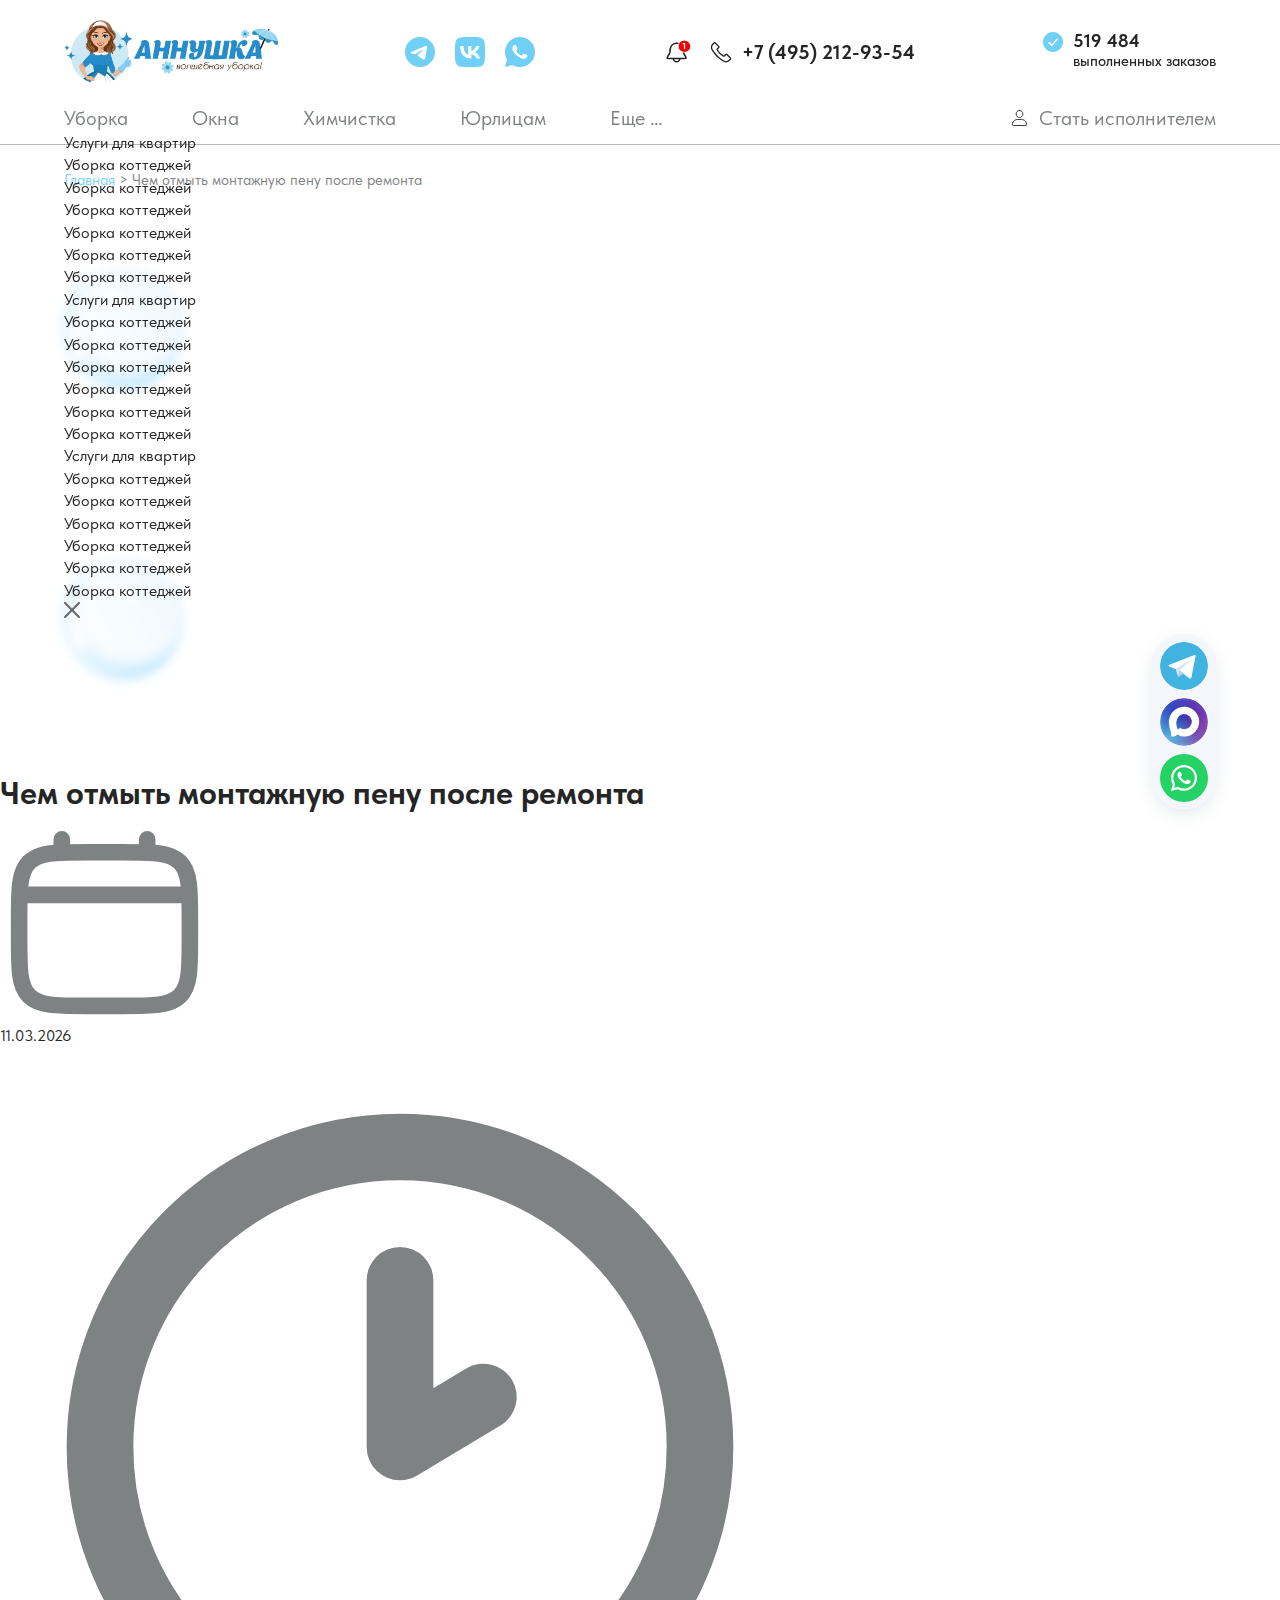
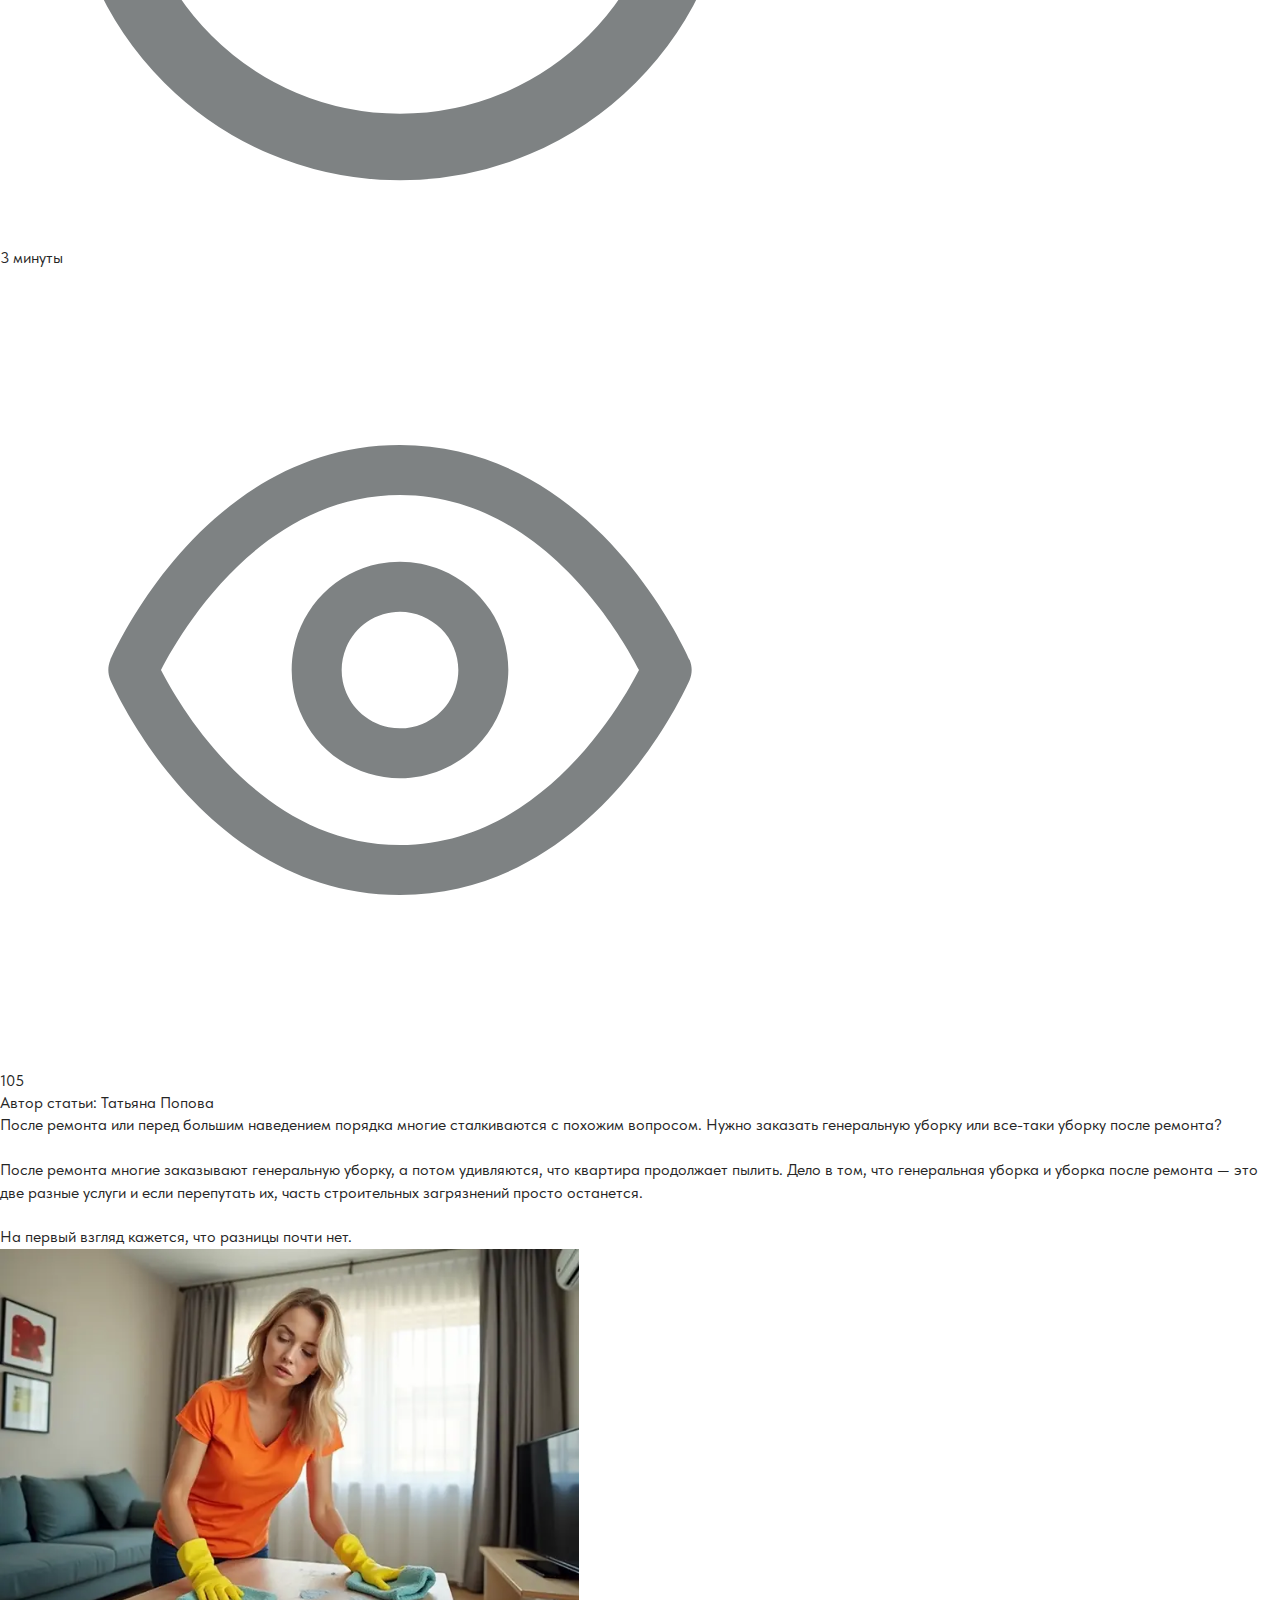
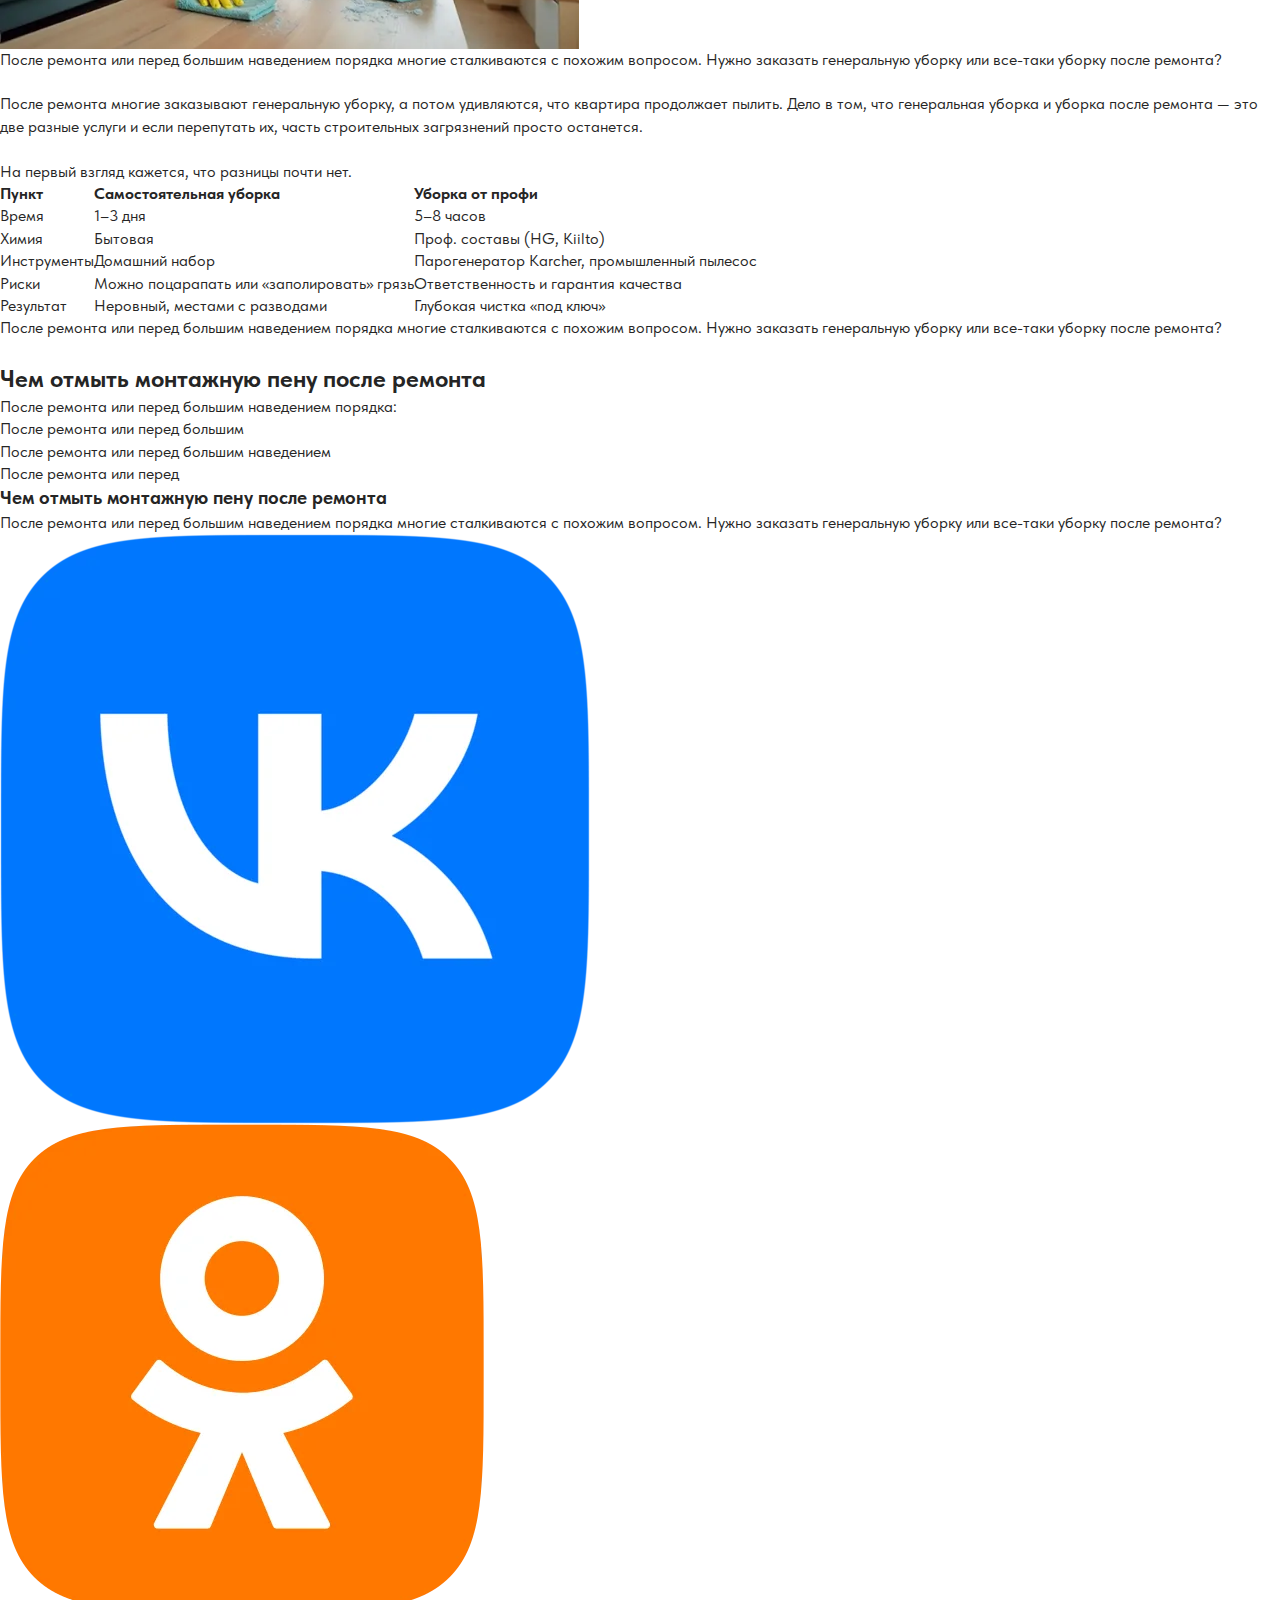
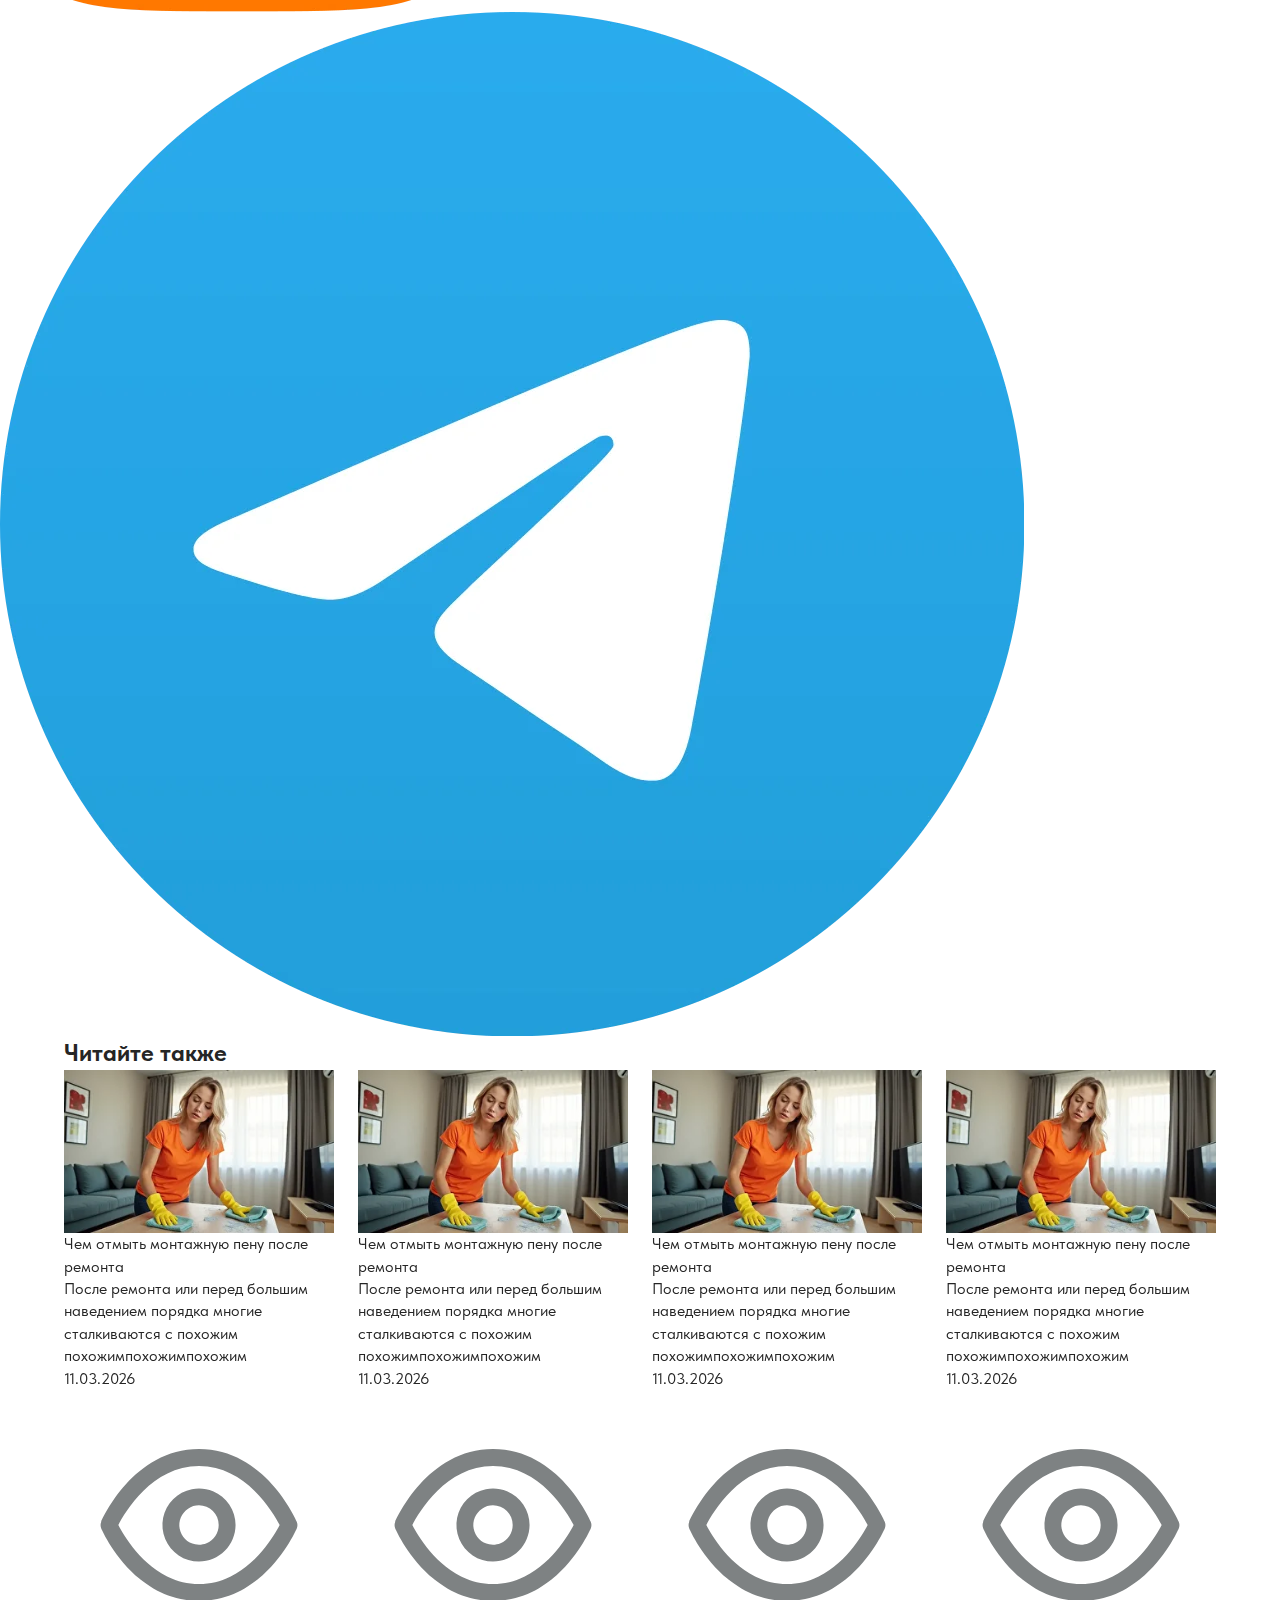
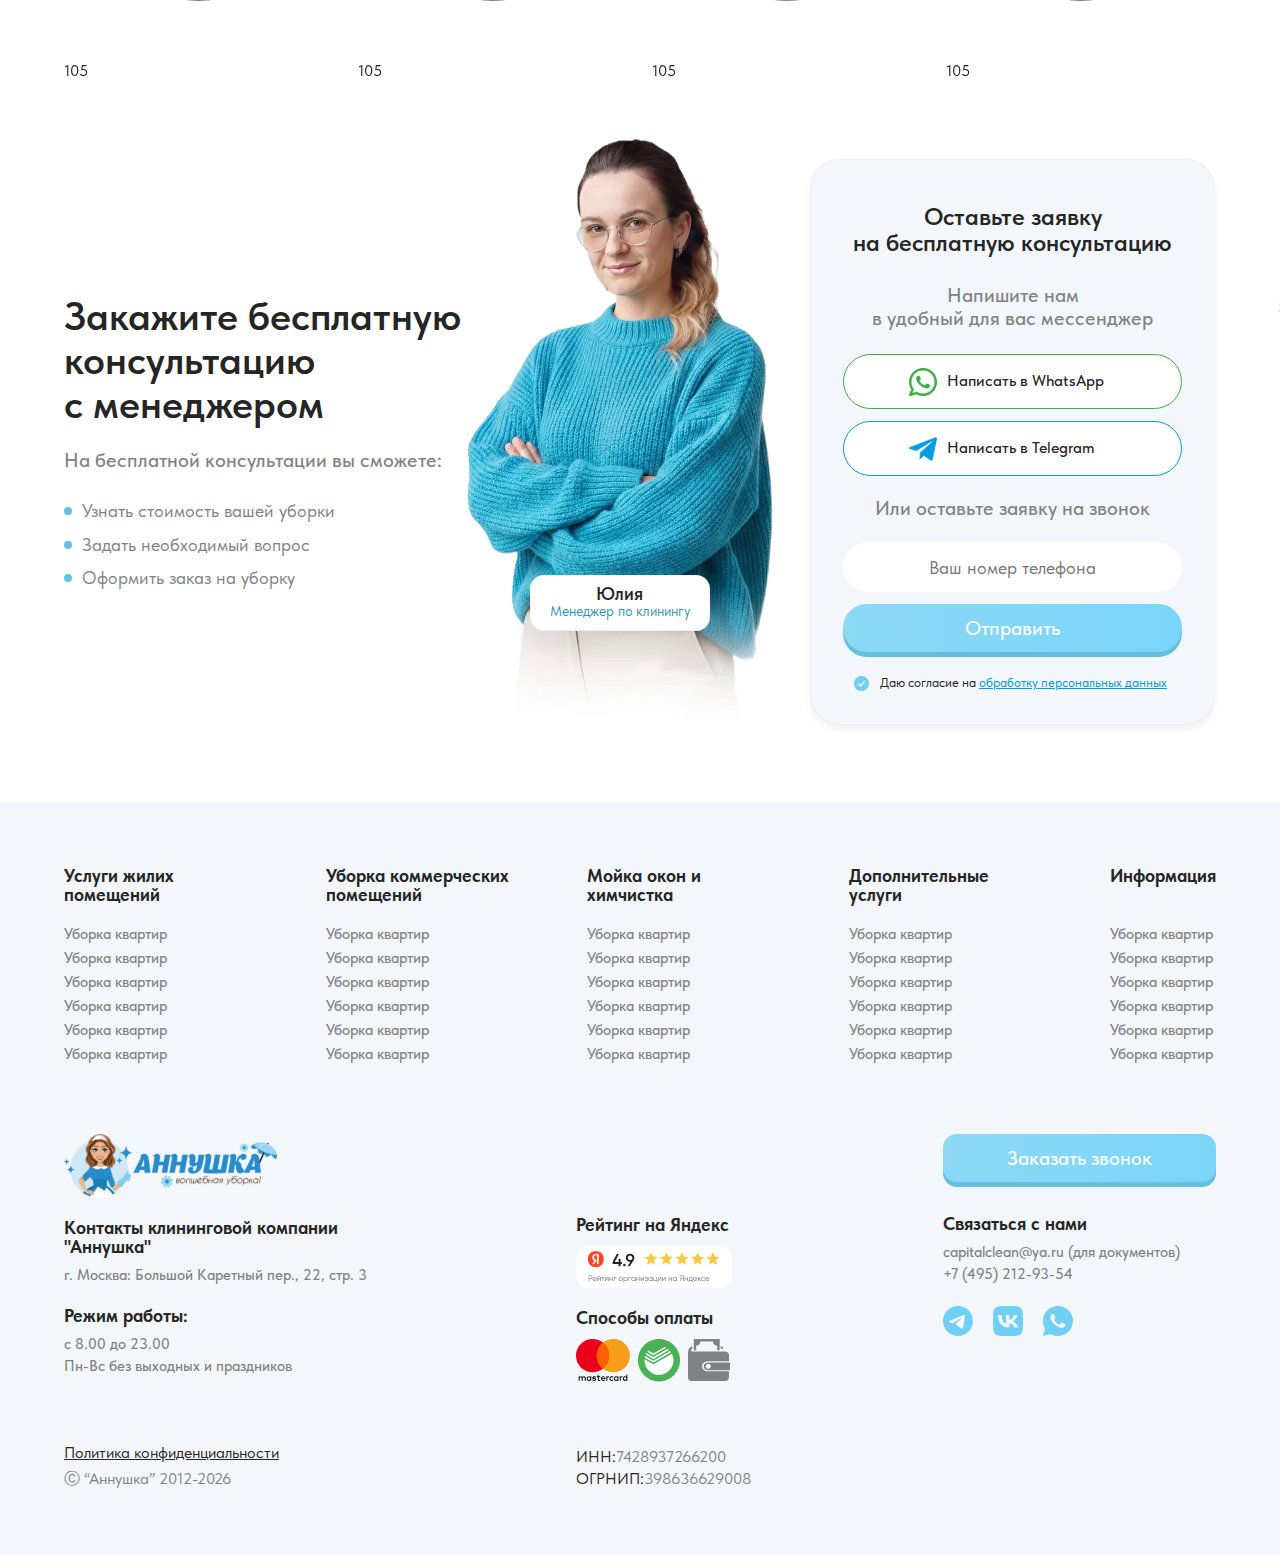
<file: single-post.html>
<!doctype html>
<html lang="ru">
  <head>
    <meta charset="UTF-8" />
    <meta name="viewport" content="width=device-width, initial-scale=1.0" />
    <meta name="theme-color" content="#ffffff">
    <meta name="apple-mobile-web-app-status-bar-style" content="default">
    <meta name="viewport" content="width=device-width, initial-scale=1, viewport-fit=cover">
    <title>Клининговая компания</title>

    <link rel="stylesheet" href="assets/css/reset.css" />
    <link rel="stylesheet" href="assets/css/base.css" />
    <link rel="stylesheet" href="https://cdn.jsdelivr.net/npm/swiper@11/swiper-bundle.min.css"/>
    <link rel="stylesheet" href="assets/css/main.css">
    <link rel="stylesheet" href="assets/css/responsive.css" />

  </head>

  <body>

    <style>
      .order__check:checked + .order__check-ui {
        background: url("assets/img/check.svg") center center no-repeat;
        background-size: cover !important;
        border-color: transparent;
      }
    </style>

   <header class="header">

      <div class="container header__top">
        <!-- left: logo -->
        <a class="brand" href="#">
          <img class="brand__logo" src="assets/img/logo.webp" alt="Аннушка" />
        </a>

        <!-- center: socials -->
        <div class="header__socials" aria-label="Соцсети">
          <a class="ic" href="#" aria-label="Telegram">
            <img src="assets/img/tg-header.svg" alt="tg" />
          </a>
          <a class="ic" href="#" aria-label="VK">
            <img src="assets/img/vk-header.svg" alt="vk" />
          </a>
          <a class="ic" href="#" aria-label="WhatsApp">
            <img src="assets/img/ws-header.svg" alt="ws" />
          </a>
        </div>

        <div class="header__phone_wrapper">
          <button class="bell" aria-label="Уведомления">
            <img src="assets/img/bell-header.svg" alt="bell" />
          </button>
          <a class="header__phone" href="tel:+74952129354">
            <img class="header__phone-ic" src="assets/img/phone-header.svg" alt="phone" />
            <span>+7 (495) 212-93-54</span>
          </a>
        </div>

        <div class="header__done">
          <img class="header__done-ic" src="assets/img/check.svg" alt="check" />
          <div class="header__done-text">
            <div class="header__done-num" id="counter-number-head">1 028 987</div>
            <div class="header__done-sub">выполненных заказов</div>
          </div>
        </div>

        <div class="header-burger">
          <img src="assets/img/menu-burger.svg" alt="burger" class="header-burger-opener"> 
          <img src="assets/img/close-dropdown.svg" alt="burger" class="header-burger-close"> 
        </div>

      </div>

      <div class="container header__bottom">
        <nav class="nav" aria-label="Главное меню">
          <div class="nav__link" data-menu="cleaning">Уборка</div>
          <div class="nav__link">Окна</div>
          <a class="nav__link" href="#">Химчистка</a>
          <a class="nav__link" href="#">Юрлицам</a>
          <a class="nav__link" href="#">Еще …</a>
        </nav>

        <a class="become" href="#">
          <img class="become__ic" src="assets/img/user.svg" alt="user" />
          <span>Стать исполнителем</span>
        </a>

        
      </div>

   
      <div class="header_dropmenu" data-menu="cleaning">
        <div class="container">
          <div class="header__dropmenu-wrap">
            <div class="header_dropmenu_col">
              <ul class="header_dropmenu_col_list">
                <li class="header_dropmenu_col_li header_dropmenu_col_li-parent">
                  <a href="#">Услуги для квартир</a>
                </li>
                <li class="header_dropmenu_col_li">
                  <a href="#">Уборка коттеджей</a>
                </li>
                <li class="header_dropmenu_col_li">
                  <a href="#">Уборка коттеджей</a>
                </li>
                <li class="header_dropmenu_col_li">
                  <a href="#">Уборка коттеджей</a>
                </li>
                <li class="header_dropmenu_col_li">
                  <a href="#">Уборка коттеджей</a>
                </li>
                <li class="header_dropmenu_col_li">
                  <a href="#">Уборка коттеджей</a>
                </li>
                <li class="header_dropmenu_col_li">
                  <a href="#">Уборка коттеджей</a>
                </li>
              </ul>
            </div>
            <div class="header_dropmenu_col">
              <ul class="header_dropmenu_col_list">
                <li class="header_dropmenu_col_li header_dropmenu_col_li-parent">
                  <a href="#">Услуги для квартир</a>
                </li>
                <li class="header_dropmenu_col_li">
                  <a href="#">Уборка коттеджей</a>
                </li>
                <li class="header_dropmenu_col_li">
                  <a href="#">Уборка коттеджей</a>
                </li>
                <li class="header_dropmenu_col_li">
                  <a href="#">Уборка коттеджей</a>
                </li>
                <li class="header_dropmenu_col_li">
                  <a href="#">Уборка коттеджей</a>
                </li>
                <li class="header_dropmenu_col_li">
                  <a href="#">Уборка коттеджей</a>
                </li>
                <li class="header_dropmenu_col_li">
                  <a href="#">Уборка коттеджей</a>
                </li>
              </ul>
            </div>
            <div class="header_dropmenu_col">
              <ul class="header_dropmenu_col_list">
                <li class="header_dropmenu_col_li header_dropmenu_col_li-parent">
                  <a href="#">Услуги для квартир</a>
                </li>
                <li class="header_dropmenu_col_li">
                  <a href="#">Уборка коттеджей</a>
                </li>
                <li class="header_dropmenu_col_li">
                  <a href="#">Уборка коттеджей</a>
                </li>
                <li class="header_dropmenu_col_li">
                  <a href="#">Уборка коттеджей</a>
                </li>
                <li class="header_dropmenu_col_li">
                  <a href="#">Уборка коттеджей</a>
                </li>
                <li class="header_dropmenu_col_li">
                  <a href="#">Уборка коттеджей</a>
                </li>
                <li class="header_dropmenu_col_li">
                  <a href="#">Уборка коттеджей</a>
                </li>
              </ul>
            </div>
            <div class="close-dropdown">
              <svg xmlns="http://www.w3.org/2000/svg" width="16" height="16" fill="none" viewBox="0 0 16 16">
                <path fill="#6A6A6A" fill-rule="evenodd" d="M15.697 1.766A1.033 1.033 0 0 0 14.57.08a1.03 1.03 0 0 0-.336.224L8 6.539 1.766.303A1.035 1.035 0 1 0 .303 1.766L6.539 8 .303 14.234a1.035 1.035 0 0 0 1.463 1.463L8 9.461l6.235 6.236a1.034 1.034 0 0 0 1.462-1.463L9.46 8l6.236-6.234Z" clip-rule="evenodd"/>
              </svg>
            </div>
          </div>
        </div>
      </div>

   

    </header>

      

    <main>

        <div class="mob-menu">
            <div class="mob-menu-wrapper">
            <nav class="mobile-nav" aria-label="Мобильное меню">
                <div class="mobile-nav__list">

                <!-- Пункт с вложенностью -->
                <div class="mobile-nav__item">
                    <button class="mobile-nav__toggle" type="button" aria-expanded="false">
                    <span class="mobile-nav__title">Услуги для квартир</span>
                    <span class="mobile-nav__icon" aria-hidden="true">
                        <img src="assets/img/arrow-nav.svg" alt="arrow">
                    </span>
                    </button>

                    <div class="mobile-nav__body">
                    <div class="mobile-nav__content">
                        <a href="#" class="mobile-nav__sublink">Поддерживающая уборка</a>
                        <a href="#" class="mobile-nav__sublink">Генеральная уборка</a>
                        <a href="#" class="mobile-nav__sublink">Мытье окон</a>
                        <a href="#" class="mobile-nav__sublink">Химчистка мебели</a>
                    </div>
                    </div>
                </div>

                <!-- Пункт с вложенностью -->
                <div class="mobile-nav__item">
                    <button class="mobile-nav__toggle" type="button" aria-expanded="false">
                    <span class="mobile-nav__title">Услуги для офиса</span>
                    <span class="mobile-nav__icon" aria-hidden="true">
                        <img src="assets/img/arrow-nav.svg" alt="arrow">
                    </span>
                    </button>

                    <div class="mobile-nav__body">
                    <div class="mobile-nav__content">
                        <a href="#" class="mobile-nav__sublink">Ежедневная уборка</a>
                        <a href="#" class="mobile-nav__sublink">Уборка после ремонта</a>
                        <a href="#" class="mobile-nav__sublink">Мытье фасадов</a>
                        <a href="#" class="mobile-nav__sublink">Обслуживание офисов</a>
                    </div>
                    </div>
                </div>

                <!-- Пункт без вложенности: сразу ссылка -->
                <div class="mobile-nav__item">
                    <a class="mobile-nav__link" href="#">
                    <span class="mobile-nav__title">Цены</span>
                    </a>
                </div>

                <!-- Пункт без вложенности: сразу ссылка -->
                <div class="mobile-nav__item">
                    <a class="mobile-nav__link" href="#">
                    <span class="mobile-nav__title">Контакты</span>
                    </a>
                </div>

                <!-- Пункт с вложенностью -->
                <div class="mobile-nav__item">
                    <button class="mobile-nav__toggle active" type="button" aria-expanded="true">
                    <span class="mobile-nav__title">О нас</span>
                    <span class="mobile-nav__icon" aria-hidden="true">
                        <img src="assets/img/arrow-nav.svg" alt="arrow">
                    </span>
                    </button>

                    <div class="mobile-nav__body" style="max-height: 500px;">
                    <div class="mobile-nav__content">
                        <a href="#" class="mobile-nav__sublink">Контакты</a>
                        <a href="#" class="mobile-nav__sublink">О компании</a>
                        <a href="#" class="mobile-nav__sublink">Отзывы</a>
                        <a href="#" class="mobile-nav__sublink">Вакансии</a>
                        <a href="#" class="mobile-nav__sublink">Блог</a>
                        <a href="#" class="mobile-nav__sublink">Вопросы и ответы</a>
                        <a href="#" class="mobile-nav__sublink">О компании</a>
                        <a href="#" class="mobile-nav__sublink">Отзывы</a>
                        <a href="#" class="mobile-nav__sublink">Вакансии</a>
                        <a href="#" class="mobile-nav__sublink">Блог</a>
                        <a href="#" class="mobile-nav__sublink">Вопросы и ответы</a>
                    </div>
                    </div>
                </div>

                </div>
            </nav>
            
            <div class="header__socials" aria-label="Соцсети">
                <a class="ic" href="#" aria-label="Telegram">
                <img src="assets/img/tg-header.svg" alt="tg" />
                </a>
                <a class="ic" href="#" aria-label="VK">
                <img src="assets/img/vk-header.svg" alt="vk" />
                </a>
                <a class="ic" href="#" aria-label="WhatsApp">
                <img src="assets/img/ws-header.svg" alt="ws" />
                </a>
            </div>
            </div>
        </div>

        <!-- Modal contact -->
        <div class="modal" id="contact-modal" aria-hidden="true">
            <div class="modal__overlay" data-modal-close></div>

            <div class="modal__dialog" role="dialog" aria-modal="true" aria-labelledby="myModalTitle">
            <button class="modal__close" type="button" aria-label="Закрыть" data-modal-close>
                <img src="assets/img/close-modal.svg" alt="close">
            </button>

            <div class="modal-content-wrap">
                <h2>Оформите заявку</h2>
                <form class="modal-form">
                <input class="modal__input" type="text" name="phone" placeholder="Фамилия и имя">
                <input class="modal__input" type="tel" name="tel" placeholder="Номер телефона">
                <input class="modal__input" type="email" name="email" placeholder="Электронная почта">

                <label class="order__consent">
                    <input class="order__check" type="checkbox" checked="">
                    <span class="order__check-ui" aria-hidden="true"></span>
                    <span class="order__consent-text">
                    Даю согласие на <a href="#">обработку персональных данных</a>
                    </span>
                </label>
                <button class="btn-def rounded" type="submit"><span>Отправить</span></button>
                </form>
            </div>
            </div>
        </div>

        <div class="fixed-connects">
            <div class="fixed-connects-btn fixed-connects-btn-tg">
            <a href="#">
                <img src="assets/img/tg-round.svg" alt="tg">
            </a>
            </div>
            <div class="fixed-connects-btn fixed-connects-btn-max">
            <a href="#">
                <img src="assets/img/max-round.webp" alt="max">
            </a>
            </div>
            <div class="fixed-connects-btn fixed-connects-btn-wa">
            <a href="#">
                <img src="assets/img/wa-round.svg" alt="wa">
            </a>
            </div>
        </div>

        <div class="fixed-phone" data-modal-open="contact-modal">
            <img src="assets/img/phone-fixed.svg" alt="phone">
        </div>
        
        <!--Page filter-->
        <div class="page-filter"></div>

        <div class="container">
            <div class="breadcrumbs">
                <li class="link"><a href="index.html">Главная</a></li>
                <div class="breadcrums-devider">></div>
                <li class="current">Чем отмыть монтажную пену после ремонта</li>
            </div>
        </div>

        <div class="post-page">
            <img src="assets/img/blog-dec-1.svg" alt="dec" class="blog-dec-1">
            <img src="assets/img/blog-dec-2.svg" alt="dec" class="blog-dec-2">
            <h1>Чем отмыть монтажную пену после ремонта</h1>
            <div class="post-params">
                <div class="post-params-wrap">
                    <div class="post-param post-param-date">
                        <img src="assets/img/post-date.svg" alt="view">
                        <span>11.03.2026</span>
                    </div>
                    <div class="post-param post-param-time">
                        <img src="assets/img/post-time.svg" alt="view">
                        <span>3 минуты</span>
                    </div>
                    <div class="post-param post-param-view">
                        <img src="assets/img/blog-view.svg" alt="view">
                        <span>105</span>
                    </div>
                </div>
                <div class="post-author">
                    Автор статьи: Татьяна Попова
                </div>
            </div>
            <div class="post-text-wrap">
                После ремонта или перед большим наведением порядка многие сталкиваются с похожим вопросом. Нужно заказать генеральную уборку или все-таки уборку после ремонта?
                <br><br>
                После ремонта многие заказывают генеральную уборку, а потом удивляются, что квартира продолжает пылить. Дело в том, что <a href="#">генеральная уборка</a> и уборка после ремонта — это две разные услуги и если перепутать их, часть строительных загрязнений просто останется.
                <br><br>
                На первый взгляд кажется, что разницы почти нет.
                <img src="assets/img/blog-in.webp" alt="blog" height="400">
                <p>
                    После ремонта или перед большим наведением порядка многие сталкиваются с похожим вопросом. Нужно заказать генеральную уборку или все-таки уборку после ремонта?
                    <br><br>
                    После ремонта многие заказывают генеральную уборку, а потом удивляются, что квартира продолжает пылить. Дело в том, что генеральная уборка и уборка после ремонта — это две разные услуги и если перепутать их, часть строительных загрязнений просто останется.
                    <br><br>
                    На первый взгляд кажется, что разницы почти нет.
                </p>
            </div>
            <div class="rate-page-table-wrapper-main">
                <div class="rate-page-table-wrapper">
                    <table class="rate-page-table">
                        <thead class="rate-page-table__head">
                        <tr class="rate-page-table__row">
                            <th class="rate-page-table__th">Пункт</th>
                            <th class="rate-page-table__th">Самостоятельная уборка</th>
                            <th class="rate-page-table__th">Уборка от профи</th>
                        </tr>
                        </thead>

                        <tbody class="rate-page-table__body">
                        <tr class="rate-page-table__row">
                            <td class="rate-page-table__td">Время</td>
                            <td class="rate-page-table__td">1–3 дня</td>
                            <td class="rate-page-table__td">5–8 часов</td>
                        </tr>

                        <tr class="rate-page-table__row">
                            <td class="rate-page-table__td">Химия</td>
                            <td class="rate-page-table__td">Бытовая</td>
                            <td class="rate-page-table__td">Проф. составы (HG, Kiilto)</td>
                        </tr>

                        <tr class="rate-page-table__row">
                            <td class="rate-page-table__td">Инструменты</td>
                            <td class="rate-page-table__td">Домашний набор</td>
                            <td class="rate-page-table__td">
                            Парогенератор Karcher, промышленный пылесос
                            </td>
                        </tr>

                        <tr class="rate-page-table__row">
                            <td class="rate-page-table__td">Риски</td>
                            <td class="rate-page-table__td">
                            Можно поцарапать или «заполировать» грязь
                            </td>
                            <td class="rate-page-table__td">
                            Ответственность и гарантия качества
                            </td>
                        </tr>

                        <tr class="rate-page-table__row">
                            <td class="rate-page-table__td">Результат</td>
                            <td class="rate-page-table__td">
                            Неровный, местами с разводами
                            </td>
                            <td class="rate-page-table__td">
                            Глубокая чистка «под ключ»
                            </td>
                        </tr>
                        </tbody>
                    </table>
                </div>
            </div>
            <div class="post-text-wrap">
                <p>После ремонта или перед большим наведением порядка многие сталкиваются с похожим вопросом. Нужно заказать генеральную уборку или все-таки уборку после ремонта?</p>
                <br>
                <h2>Чем отмыть монтажную пену после ремонта</h2>
                <p>После ремонта или перед большим наведением порядка:</p>
                <ul>
                    <li>После ремонта или перед большим</li>
                    <li>После ремонта или перед большим наведением</li>
                    <li>После ремонта или перед</li>
                </ul>
                <h3>Чем отмыть монтажную пену после ремонта</h3>
                <p>После ремонта или перед большим наведением порядка многие сталкиваются с похожим вопросом. Нужно заказать генеральную уборку или все-таки уборку после ремонта?</p>
            </div>
            <div class="post-share-itms">
                <a href="#">
                    <img src="assets/img/blog-vk.webp" alt="vk">
                </a>
                <a href="#">
                    <img src="assets/img/blog-ok.webp" alt="ok">
                </a>
                <a href="#">
                    <img src="assets/img/blog-tg.webp" alt="tg">
                </a>
            </div>
        </div>

        <div class="post-page-more">
            <div class="container">
                <h2>Читайте также</h2>
                <div class="post-slider-container">
                    <!-- Навигация -->
                    <button class="post-slider__prev swiper-prev-buton" type="button" aria-label="Назад">
                    <img src="assets/img/swiper-prev.svg" alt="prev">
                    </button>

                    <button class="post-slider__next swiper-next-buton" type="button" aria-label="Вперёд">
                    <img src="assets/img/swiper-next.svg" alt="next">
                    </button>

                    <div class="sale-slider__swiper swiper js-post-slider">
                    <div class="swiper-wrapper">
                        <!-- Slide 1 -->
                        <div class="swiper-slide">
                            <div class="blog-item">
                                <a href="#">
                                    <div class="blog-item-img">
                                        <img src="assets/img/blog-img.webp" alt="blog">
                                    </div>
                                </a>
                                <div class="blog-item-text">
                                    <div class="blog-item-title">
                                        <a href="#">Чем отмыть монтажную пену после ремонта</a>
                                    </div>
                                    <div class="blog-item-desc">
                                        <p>После ремонта или перед большим наведением порядка многие сталкиваются с похожим похожимпохожимпохожим</p>
                                    </div>
                                    <div class="blog-item-lower">
                                        <div class="blog-item-date">
                                            11.03.2026
                                        </div>
                                        <div class="blog-item-views">
                                            <img src="assets/img/blog-view.svg" alt="view">
                                            <span>105</span>
                                        </div>
                                    </div>
                                </div>
                            </div>
                        </div>

                        <!-- Slide 2 -->
                        <div class="swiper-slide">
                            <div class="blog-item">
                                <a href="#">
                                    <div class="blog-item-img">
                                        <img src="assets/img/blog-img.webp" alt="blog">
                                    </div>
                                </a>
                                <div class="blog-item-text">
                                    <div class="blog-item-title">
                                        <a href="#">Чем отмыть монтажную пену после ремонта</a>
                                    </div>
                                    <div class="blog-item-desc">
                                        <p>После ремонта или перед большим наведением порядка многие сталкиваются с похожим похожимпохожимпохожим</p>
                                    </div>
                                    <div class="blog-item-lower">
                                        <div class="blog-item-date">
                                            11.03.2026
                                        </div>
                                        <div class="blog-item-views">
                                            <img src="assets/img/blog-view.svg" alt="view">
                                            <span>105</span>
                                        </div>
                                    </div>
                                </div>
                            </div>
                        </div>

                        <!-- Slide 3 -->
                        <div class="swiper-slide">
                            <div class="blog-item">
                                <a href="#">
                                    <div class="blog-item-img">
                                        <img src="assets/img/blog-img.webp" alt="blog">
                                    </div>
                                </a>
                                <div class="blog-item-text">
                                    <div class="blog-item-title">
                                        <a href="#">Чем отмыть монтажную пену после ремонта</a>
                                    </div>
                                    <div class="blog-item-desc">
                                        <p>После ремонта или перед большим наведением порядка многие сталкиваются с похожим похожимпохожимпохожим</p>
                                    </div>
                                    <div class="blog-item-lower">
                                        <div class="blog-item-date">
                                            11.03.2026
                                        </div>
                                        <div class="blog-item-views">
                                            <img src="assets/img/blog-view.svg" alt="view">
                                            <span>105</span>
                                        </div>
                                    </div>
                                </div>
                            </div>
                        </div>

                        <!-- Slide 4 -->
                        <div class="swiper-slide">
                            <div class="blog-item">
                                <a href="#">
                                    <div class="blog-item-img">
                                        <img src="assets/img/blog-img.webp" alt="blog">
                                    </div>
                                </a>
                                <div class="blog-item-text">
                                    <div class="blog-item-title">
                                        <a href="#">Чем отмыть монтажную пену после ремонта</a>
                                    </div>
                                    <div class="blog-item-desc">
                                        <p>После ремонта или перед большим наведением порядка многие сталкиваются с похожим похожимпохожимпохожим</p>
                                    </div>
                                    <div class="blog-item-lower">
                                        <div class="blog-item-date">
                                            11.03.2026
                                        </div>
                                        <div class="blog-item-views">
                                            <img src="assets/img/blog-view.svg" alt="view">
                                            <span>105</span>
                                        </div>
                                    </div>
                                </div>
                            </div>
                        </div>

                        <div class="swiper-slide">
                            <div class="blog-item">
                                <a href="#">
                                    <div class="blog-item-img">
                                        <img src="assets/img/blog-img.webp" alt="blog">
                                    </div>
                                </a>
                                <div class="blog-item-text">
                                    <div class="blog-item-title">
                                        <a href="#">Чем отмыть монтажную пену после ремонта</a>
                                    </div>
                                    <div class="blog-item-desc">
                                        <p>После ремонта или перед большим наведением порядка многие сталкиваются с похожим похожимпохожимпохожим</p>
                                    </div>
                                    <div class="blog-item-lower">
                                        <div class="blog-item-date">
                                            11.03.2026
                                        </div>
                                        <div class="blog-item-views">
                                            <img src="assets/img/blog-view.svg" alt="view">
                                            <span>105</span>
                                        </div>
                                    </div>
                                </div>
                            </div>
                        </div>

                        <div class="swiper-slide">
                            <div class="blog-item">
                                <a href="#">
                                    <div class="blog-item-img">
                                        <img src="assets/img/blog-img.webp" alt="blog">
                                    </div>
                                </a>
                                <div class="blog-item-text">
                                    <div class="blog-item-title">
                                        <a href="#">Чем отмыть монтажную пену после ремонта</a>
                                    </div>
                                    <div class="blog-item-desc">
                                        <p>После ремонта или перед большим наведением порядка многие сталкиваются с похожим похожимпохожимпохожим</p>
                                    </div>
                                    <div class="blog-item-lower">
                                        <div class="blog-item-date">
                                            11.03.2026
                                        </div>
                                        <div class="blog-item-views">
                                            <img src="assets/img/blog-view.svg" alt="view">
                                            <span>105</span>
                                        </div>
                                    </div>
                                </div>
                            </div>
                        </div>

                    </div>
                    </div>
                </div>
            </div>
        </div>
        
      

        <!-- Order -->
        <section class="order">
            <div class="order__inner container">
            <img src="assets/img/order-dec-1.webp" alt="order-dec" class="order-dec-1">
            <img src="assets/img/order-dec-2.webp" alt="order-dec" class="order-dec-2">
            <!-- Left -->
            <div class="order__left">
                <h2 class="order__title">
                Закажите бесплатную<br />
                консультацию<br />
                с менеджером
                </h2>

                <p class="order__subtitle">На бесплатной консультации вы сможете:</p>

                <ul class="order__list">
                <li class="order__item">Узнать стоимость вашей уборки</li>
                <li class="order__item">Задать необходимый вопрос</li>
                <li class="order__item">Оформить заказ на уборку</li>
                </ul>
            </div>

            <!-- Middle (image) -->
            <div class="order__media" aria-hidden="true">
                <img class="order__img" src="assets/img/manager.webp" alt="Менеджер" />

                <div class="order__badge">
                <div class="order__badge-name">Юлия</div>
                <div class="order__badge-role">Менеджер по клинингу</div>
                </div>
            </div>

            <!-- Right (card) -->
            <div class="order__card">
                <h3 class="order__card-title">
                Оставьте заявку<br />
                на бесплатную консультацию
                </h3>

                <p class="order__card-subtitle">
                Напишите нам<br />
                в удобный для вас мессенджер
                </p>

                <div class="order__actions">
                <a class="order__btn order__btn--wa" href="#" role="button">
                    <span class="order__btn-ic" aria-hidden="true">
                    <!-- WhatsApp icon -->
                    <img src="assets/img/wa.svg" alt="wa">
                    </span>
                    <span class="order__btn-txt">Написать в WhatsApp</span>
                </a>

                <a class="order__btn order__btn--tg" href="#" role="button">
                    <span class="order__btn-ic" aria-hidden="true">
                    <!-- Telegram icon -->
                    <img src="assets/img/tg.svg" alt="tg">
                    </span>
                    <span class="order__btn-txt">Написать в Telegram</span>
                </a>
                </div>

                <div class="order__divider">Или оставьте заявку на звонок</div>

                <form class="order__form" action="#" method="post">
                <label class="order__field">
                    <span class="order__sr">Ваш номер телефона</span>
                    <input class="order__input" type="tel" name="phone" placeholder="Ваш номер телефона" />
                </label>

                <button class="btn-def rounded" type="submit"><span>Отправить</span></button>

                <label class="order__consent">
                    <input class="order__check" type="checkbox" checked />
                    <span class="order__check-ui" aria-hidden="true"></span>
                    <span class="order__consent-text">
                    Даю согласие на <a href="#">обработку персональных данных</a>
                    </span>
                </label>
                </form>
            </div>
            </div>
        </section>



    </main>

    <!-- FOOTER -->
    <footer class="footer">
      <div class="container">
        <div class="footer-top-cols">
          <div class="footer-col">
            <div class="footer-col-title">Услуги жилих помещений</div>
            <a href="#">Уборка квартир</a>
            <a href="#">Уборка квартир</a>
            <a href="#">Уборка квартир</a>
            <a href="#">Уборка квартир</a>
            <a href="#">Уборка квартир</a>
            <a href="#">Уборка квартир</a>
          </div>
          <div class="footer-col">
            <div class="footer-col-title">Уборка коммерческих помещений</div>
            <a href="#">Уборка квартир</a>
            <a href="#">Уборка квартир</a>
            <a href="#">Уборка квартир</a>
            <a href="#">Уборка квартир</a>
            <a href="#">Уборка квартир</a>
            <a href="#">Уборка квартир</a>
          </div>
          <div class="footer-col">
            <div class="footer-col-title">Мойка окон и химчистка</div>
            <a href="#">Уборка квартир</a>
            <a href="#">Уборка квартир</a>
            <a href="#">Уборка квартир</a>
            <a href="#">Уборка квартир</a>
            <a href="#">Уборка квартир</a>
            <a href="#">Уборка квартир</a>
          </div>
          <div class="footer-col">
            <div class="footer-col-title">Дополнительные услуги</div>
            <a href="#">Уборка квартир</a>
            <a href="#">Уборка квартир</a>
            <a href="#">Уборка квартир</a>
            <a href="#">Уборка квартир</a>
            <a href="#">Уборка квартир</a>
            <a href="#">Уборка квартир</a>
          </div>
          <div class="footer-col">
            <div class="footer-col-title">Информация</div>
            <a href="#">Уборка квартир</a>
            <a href="#">Уборка квартир</a>
            <a href="#">Уборка квартир</a>
            <a href="#">Уборка квартир</a>
            <a href="#">Уборка квартир</a>
            <a href="#">Уборка квартир</a>
          </div>
        </div>
        <div class="footer-items">
          <div class="footer-item">
            <img src="assets/img/footer-logo.svg" alt="logo" class="footer-logo">
            <div class="footer-cont-item">
              <div class="footer-cont-item-title">Контакты клининговой компании "Аннушка"</div>
              <span>г. Москва: Большой Каретный пер., 22, стр. 3</span>
            </div>
            <div class="footer-cont-item">
              <div class="footer-cont-item-title">Режим работы:</div>
              <span>с 8.00 до 23.00 <br>
              Пн-Вс без выходных и праздников
              </span>
            </div>
            <div class="footer-policy">
              <a href="#">Политика конфиденциальности</a>
              <p>Ⓒ “Аннушка” 2012-2026</p>
            </div>
          </div>
          <div class="footer-item footer-item-mid">
            <div class="footer-ya-wrap">
              <div class="footer-mid-item-title">Рейтинг на Яндекс</div>
              <img src="assets/img/footer-ya-review.svg" alt="ya" class="footer-ya-rev">
            </div>
            <div class="footer-pays">
              <div div class="footer-mid-item-title">Способы оплаты</div>
              <div class="footer-pays-items">
                <img src="assets/img/mastercard.svg" alt="mastercard">
                <img src="assets/img/sber.svg" alt="sber">
                <img src="assets/img/wallet.svg" alt="wallet">
              </div>
            </div>
            <div class="footer-codes">
              <div class="footer-code-item">
                ИНН:<span>7428937266200</span>
              </div>
              <div class="footer-code-item">
                ОГРНИП:<span>398636629008</span>
              </div>
            </div>
          </div>
          <div class="footer-item">
            <button class="btn-def footer-c-btn gradi">
              <span>Заказать звонок</span>
              </button>
              <div class="footer-cont-item">
                <div class="footer-cont-item-title">Связаться с нами</div>
                <span>capitalclean@ya.ru (для документов)<br>
                <a href="">+7 (495) 212-93-54</a>
                </span>
              </div>
              <div class="header__socials" aria-label="Соцсети">
                <a class="ic" href="#" aria-label="Telegram">
                  <img src="assets/img/tg-header.svg" alt="tg">
                </a>
                <a class="ic" href="#" aria-label="VK">
                  <img src="assets/img/vk-header.svg" alt="vk">
                </a>
                <a class="ic" href="#" aria-label="WhatsApp">
                  <img src="assets/img/ws-header.svg" alt="ws">
                </a>
                <button class="btn-def footer-c-btn footer-c-btn-mob gradi">
                  <span>Заказать звонок</span>
                </button>
              </div>
          </div>
          <div class="footer-item-mob">
            <div class="footer-codes">
              <div class="footer-code-item">
                ИНН:<span>7428937266200</span>
              </div>
              <div class="footer-code-item">
                ОГРНИП:<span>398636629008</span>
              </div>
            </div>
            <div class="footer-policy">
              <a href="#">Политика конфиденциальности</a>
              <p>Ⓒ “Аннушка” 2012-2026</p>
            </div>
          </div>
        </div>
      </div>
    </footer>



    <script src="assets/js/main.js"></script>
    <script src="https://cdn.jsdelivr.net/npm/swiper@11/swiper-bundle.min.js"></script>
    <script src="assets/js/sliders.js"></script>
  </body>
</html>
</file>
<file: assets/css/base.css>
/* ================= FONTS ================= */

@font-face {
  font-family: "TildaSans";
  src: url("../fonts/TildaSans-Light.woff2") format("woff2");
  font-weight: 300;
  font-style: normal;
  font-display: swap;
}

@font-face {
  font-family: "TildaSans";
  src: url("../fonts/TildaSans-Regular.woff2") format("woff2");
  font-weight: 400;
  font-style: normal;
  font-display: swap;
}

@font-face {
  font-family: "TildaSans";
  src: url("../fonts/TildaSans-Medium.woff2") format("woff2");
  font-weight: 500;
  font-style: normal;
  font-display: swap;
}

@font-face {
  font-family: "TildaSans";
  src: url("../fonts/TildaSans-Semibold.woff2") format("woff2");
  font-weight: 600;
  font-style: normal;
  font-display: swap;
}

@font-face {
  font-family: "TildaSans";
  src: url("../fonts/TildaSans-Bold.woff2") format("woff2");
  font-weight: 700;
  font-style: normal;
  font-display: swap;
}

@font-face {
  font-family: "TildaSans";
  src: url("../fonts/TildaSans-ExtraBold.woff2") format("woff2");
  font-weight: 800;
  font-style: normal;
  font-display: swap;
}

:root {
  --container: 1200px;
  --gutter: 16px;

  --text: #252525;
  --muted: #6b7280;
  --bg: #ffffff;
  --card: #f3f6fb;
  --white: #fff;
  --gray: #7e8283;


  --blue: #78d4f7;
  --blue-2: #65bfe1;

  --r-12: 12px;
  --r-16: 16px;
  --r-24: 24px;

  --radius: 18px;
  --shadow: 0 10px 30px rgba(0,0,0,.08);
}

body, html {
  overflow-x: hidden;
}
body.noscroll{
  overflow: hidden !important;
}
html.noscroll {
  overflow: hidden !important;
}
body {
  font-family: "TildaSans", -apple-system, BlinkMacSystemFont, "Segoe UI", Roboto, sans-serif;
  font-weight: 400;
  color: var(--text);
}
main {
  padding-top: 145px;
}

h1,h2,h3,h4,h5,h6 {
  font-weight: 700;
}
a {
  transition: .3s linear;
}
button {
  transition: .3s linear;
}
.center {
  text-align: center;
}
.page-title {
  color: #252525;
  font-size: 48px;
  line-height: 50px;
  margin-bottom: 32px;
}
.btn-def {
  border-radius: 14px 14px 14px 14px;
  font-size: 20px;
  color: #fff;
  display: flex;
  align-items: center;
  justify-content: center;
  gap: 12px;
  padding: 10px 16px;
  position: relative;
  z-index: 1;
  height: fit-content;
}
.btn-def.rounded {
  border-radius: 100px;
}
.btn-def.rounded::before {
  transform: translate(0px, 5px);
}
.btn-def img,
.btn-def span {
  display: block;
  z-index: 2;
}
.btn-def span {
  font-size: 20px;
  font-weight: 500;
}
.btn-def::before {
  content: "";
  position: absolute;
  top: 0;
  left: 0;
  width: 100%;
  height: 100%;
  border-radius: inherit;
  background-color: #65bfe1;
  transform: translate(0px, 5px);
  z-index: -1;
}
.btn-def::after {
  content: "";
  position: absolute;
  top: 0;
  left: 0;
  width: 100%;
  height: 100%;
  border-radius: inherit;
  background-color: #78d4f7;
  z-index: 1;
}
.btn-def.rounded::after {
  background: linear-gradient(90deg, #8CD8F5 0%, #7AD5F8 100%);
}
.btn-def.gradi::after {
  background: linear-gradient(90deg, #8CD8F5 0%, #7AD5F8 100%);
}
.btn-def img {
  width: 24px;
  height: 24px;
}
.btn-def:hover {
  opacity: .8;
}
.container {
  width: 100%;
  max-width: 1200px;
  margin: 0 auto;
  padding-left: 24px;
  padding-right: 24px;
}
.section-head {
  display: flex;
  flex-direction: column;
  align-items: center;
  justify-content: center;
  gap: 0;
  margin-bottom: 32px;
}
.section-head-2 {
  display: flex;
  flex-direction: column;
  align-items: center;
  justify-content: center;
  gap: 0;
  margin-bottom: 32px;
}
.section-head-2 h2 {
  color: #252525;
  font-size: 40px;
  line-height: 40px;
  font-weight: 500;
  margin-bottom: 8px;
}
.section-head-2 h2 span {
  font-weight: 700;
}
.section-head-2 p {
  font-size: 20px;
  font-weight: 400;
  line-height: 22px;
  color: var(--gray);
  margin: 0;
}
.section-head h2 {
  font-size: 40px;
  font-weight: 500;
  line-height: 62px;
  margin: 0;
}
.section-head p {
  font-size: 20px;
  font-weight: 400;
  line-height: 31px;
  color: var(--gray);
  margin: 0;
}
.section {
  padding-top: 32px;
  margin-bottom: 44px;
}

@media (max-width: 767px) {
  .container {
    padding-left: 24px;
    padding-right: 24px;
  }
}
</file>
<file: assets/css/main.css>
.breadcrumbs {
  display: flex;
  gap: 4px;
  align-items: center;
  font-size: 15px;
  color: var(--gray);
}
.breadcrumbs a {
  color: rgb(120, 212, 247);
  text-decoration: none;
}
.banner-breadcrumbs {
  transform: translateY(-32px);
}
.page-filter {
  width: 200%;
  height: 200%;
  position: fixed;
  top: 0;
  left: 0;
  z-index: 1000;
  background: rgba(0, 0, 0, 0.8);
  backdrop-filter: blur(4px);
  opacity: 0;
  visibility: hidden;
  pointer-events: none;
  transition: .3s;
}
.page-filter.active {
  opacity: 1;
  visibility: visible;
  pointer-events: auto;
}
.mob-menu {
  z-index: 1001;
  background: #fff;
  height: 100vh;
  padding: 90px 30px 30px;
  transition: all 0.3s;
  max-width: 100%;
  top: 0;
  right: 0;
  min-width: 250px;
  position: fixed;
  transform: translateX(200%);
}
.mob-menu .header__socials {
  margin-top: 32px;
}
.mob-menu.active {
  transform: translateX(0);
}
.header__closeBar {
  position: absolute;
  left: 30px;
  top: 35px;
  width: 26px;
  height: 26px;
  cursor: pointer;
  z-index: 1001;
}
.fixed-connects {
  display: flex;
  flex-direction: column;
  justify-content: center;
  align-items: center;
  gap: 8px;
  position: fixed;
  bottom: 10%;
  border-radius: 50px 50px 50px 50px;
  background-color: #f3f6fb;
  z-index: 999;
  right: 5%;
  padding: 8px;
  -webkit-box-shadow: 0px 5px 20px -5px rgba(207, 214, 223, 0.9);
  box-shadow: 0px 5px 20px -5px rgba(207, 214, 223, 0.9);
}
.fixed-connects-btn {
  width: 48px;
  height: 48px;
  border-radius: 50%;
}
.fixed-connects-btn img {
  border-radius: 50%;
  width: 100%;
  height: 100%;
}
.fixed-connects-btn-wa {
  background-color: #25d266;
  position: relative;

}
.fixed-connects-btn-wa img {
  width: 39px;
  height: 39px;
  position: absolute;
  left: 50%;
  top: 50%;
  transform: translate(-50%, -50%);
}

/* ---------------- HEADER ---------------- */
.header {
  background-color: #fff;
  padding-top: env(safe-area-inset-top);
}
.header {
  background: #fff;
  border-bottom: 1px solid #b9b9b9;
  padding-bottom: 12px;
  position: fixed;
  width: 100%;
  top: 0;
  left: 0;
  height: 145px;
  z-index: 999;
}
.header-burger {
  display: none;
}
.header__top {
  display: flex;
  justify-content: space-between;
  align-items: center;
  gap: 16px;
  padding-top: 20px;
  padding-bottom: 20px;
}

.brand {
  display: inline-flex;
  align-items: center;
  gap: 10px;
}
.brand__logo {
  height: 64px;
  width: auto;
  display: block;
}
.header__socials {
  display: inline-flex;
  align-items: center;
  gap: 20px;
  justify-self: center;
}
.ic img {
  width: 30px;
  height: 30px;
}

.header__right {
  justify-self: end;
  display: inline-flex;
  align-items: center;
  gap: 32px;
}

.bell img {
  width: 28px;
}


.header__phone {
  display: flex;
  align-items: center;
  gap: 10px;
  color: var(--text);
  font-size: 20px;
  font-weight: 700;
  white-space: nowrap;
}
.header__phone-ic {
  width: 21px;
  height: 21px;
}
.header__phone_wrapper {
    display: flex;
    gap: 20px;
}
.header__done {
  display: flex;
  align-items: start;
  gap: 10px;
  white-space: nowrap;
}
.header__done-ic {
  width: 20px;
  height: 20px;
}
.header__done-num {
  font-weight: 700;
  line-height: 1.05;
  font-size: 18px;
}
.header__done-sub {
  font-size: 15px;
  font-weight: 500;
}

.header__line {
  height: 1px;
  background: var(--line);
}

.header__bottom {
  display: flex;
  align-items: center;
  justify-content: space-between;
}

.nav {
  display: flex;
  align-items: center;
  gap: 64px;
  color: var(--gray);
  font-size: 20px;
}
.nav__link {
  color: var(--gray);
  font-size: 20px;
  transition: .3s;
  position: relative;
}
.nav__link.active {
  color: #65bfe1;
  font-weight: 600;
}
.nav__link.active::after {
  content: '';
  width: 100%;
  height: 2px;
  background: #70cff4;
  position: absolute;
  bottom: -12px;
  left: 0;
}
.nav__link:hover {
  color: #65bfe1;
}

.nav__more {
  border: none;
  background: transparent;
  color: inherit;
  cursor: pointer;
  font-size: 20px;
}

.become {
  display: flex;
  align-items: center;
  gap: 8px;
  color: var(--gray);
  font-size: 20px;
  transition: .3s;
}
.become__ic {
  width: 23px;
}
.become:hover {
  color: #65bfe1;
}

/* ---------------- FIRST SCREEN ---------------- */

.first {
  position: relative;
}

.first__split {
  display: flex;
  min-height: 700px;
}

.first__left {
  background: #fff;
  padding: 70px 0 100px;
  width: 50%;
  display: flex;
  justify-content: flex-start;
  padding-right: 64px;
  position: relative;
}
.banner-dec-1 {
  position: absolute;
  left: -20%;
  top: 28%;
}
.banner-dec-2 {
  position: absolute;
  bottom: 0;
  left: -40%;
}

.first__left-inner {
  display: block;
  z-index: 2;
  width: 100%;
}

.first__title {
  font-size: 48px;
  margin: 0 0 12px;
  line-height: 51px;
}
.first__sub {
  margin: 0 0 26px;
  color: var(--gray);
  font-size: 20px;
  line-height: 26px;
}
.first__link {
  color: var(--blue);
  text-decoration: none;
}

.calc {
  margin-top: 18px;
}

.calc__label {
  font-size: 18px;
  color: var(--gray);
  margin-bottom: 24px;
}
.calc__label span {
  color: var(--blue);
  font-weight: 700;
}

.range {
  display: grid;
  grid-template-columns: auto 1fr auto;
  align-items: center;
  gap: 14px;
  margin-bottom: 18px;
}
.range__min,
.range__max {
  font-size: 12px;
  color: #8a98a6;
  white-space: nowrap;
}
.range__input {
  width: 100%;
}

.field {
  display: grid;
  gap: 12px;
  flex: 1;
}
.field__label {
  font-size: 18px;
  color: var(--gray);
}

.custom-select {
  position: relative;
  width: 100%;
  font-size: 20px;
}

/* Скрываем нативный select */
.custom-select__native {
  display: none;
}

.custom-select__trigger {
  height: 50px;
  border-radius: 16px;
  border: 1px solid #cacaca;
  padding: 0 20px;
  display: flex;
  align-items: center;
  justify-content: space-between;
  cursor: pointer;
  background: #fff;
}

.arrow img{
    transition: .2s linear;
    width: 18px;
}

.custom-select.open .arrow img{
  transform: rotate(-180deg);
}

.custom-options {
  position: absolute;
  top: calc(100% + 8px);
  left: 0;
  width: 100%;
  border-radius: 16px;
  border: 1px solid #cacaca;
  background: #fff;
  display: none;
  overflow: hidden;
  z-index: 10;
}

.custom-select.open .custom-options {
  display: block;
}

.custom-option {
  padding: 12px 14px;
  cursor: pointer;
}

.custom-option:hover {
  background: #f3f3f3;
}

.custom-option.selected {
  background: #eaeaea;
}

.calc__grid {
  display: flex;
  justify-content: space-between;
  gap: 32px;
  align-items: end;
  margin-bottom: 24px;
  margin-top: 24px;
}

.badge {
  border-radius: 16px;
  border: 1px solid #65bfe1;
  background: #f3f7fb;
  display: grid;
  align-content: center;
  padding: 8px 14px;
  height: 80px;
  justify-content: center;
  text-align: center;
  width: fit-content;
}
.badge__top {
  display: flex;
  align-items: center;
  gap: 4px;
  font-size: 13px;
  font-weight: 700;
}
.badge__fire {
  width: 13px;
  margin-top: -5px;
}
.badge__bottom {
  margin-top: 2px;
  color: var(--blue-2);
  font-weight: 700;
  font-size: 20px;
}

.calc__total {
  display: flex;
  align-items: baseline;
  justify-content: space-between;
  margin: 14px 0 8px;
}
.calc__total-left {
  font-weight: 700;
  font-size: 25px;
}
.calc__total-right {
  font-weight: 700;
  font-size: 25px;
}
.banner-btn {
    width: 100%;
}


/* RIGHT IMAGE HALF */
.first__right {
  background: #f5f7fb;
  position: relative;
  width: 50%;
}

.hero-img {
  position: absolute;
  inset: 0;
  width: 200%;
}

/* stamp */
.stamp {
  position: absolute;
  top: 30px;
  left: 40%;
}


/* floating messengers */
.float-mess {
  position: absolute;
  right: 26px;
  top: 260px;
  display: grid;
  gap: 12px;
}
.float-mess__btn {
  width: 52px;
  height: 52px;
  border-radius: 50%;
  background: rgba(255, 255, 255, 0.9);
  box-shadow: 0 10px 25px rgba(0, 0, 0, 0.12);
  display: grid;
  place-items: center;
}
.float-mess__btn img {
  width: 22px;
  height: 22px;
}

/* bottom features bar */
.features {
  overflow: hidden;
  width: 100%;
  padding: 8px 0;
  background: var(--blue);
  color: #fff;
}

.features__track {
  display: flex;
  width: max-content;
  will-change: transform;
  transform: translate3d(0,0,0);
}

.features__content {
  display: flex;
  align-items: center;
  white-space: nowrap;
  flex-shrink: 0;
}

.features__item {
  padding: 0 100px;
  padding-left: 8px;
  font-size: 16px;
  font-weight: 600;
  flex-shrink: 0;
}

.features__dot {
  width: 18px;
  height: 18px;
  background: rgba(255, 255, 255, 0.3);
  border-radius: 50%;
  flex-shrink: 0;
  position: relative;
  z-index: 1;
}
.features__dot::after {
    content: "";
    position: absolute;
    top: 50%;
    left: 50%;
    transform: translate(-50%, -50%);
    border-radius: 50%;
    width: 8px;
    height: 8px;
    background: #fff;
    z-index: 2;
}

.banner_select__slider{
  --track-h: 10px;
  --thumb-size: 44px;
  --bg-track: #f3f7fb;
  --bg-fill: var(--blue);
  --bg-thumb: var(--blue);
    max-width: 680px;
    margin-bottom: 32px;
}

.banner_select__row{
  display:flex;
  align-items:center;
  gap:10px;
  margin: 0 0 10px;
}
.banner_select__label{
  color: var(--text);
  font-size: 16px;
  font-weight: 600;
}
.banner_select__value{
  color: #31a9ff;
  font-size: 16px;
  font-weight: 700;
}

/* трек */
.banner_select__track{
  position: relative;
  height: var(--thumb-size);
  display:flex;
  align-items:center;
  user-select:none;
  touch-action:none;
}
.banner_select__track::before{
  content:"";
  position:absolute;
  left:0; right:0;
  top:50%;
  transform: translateY(-50%);
  height: var(--track-h);
  background: var(--bg-track);
  border-radius: var(--radius);
}

/* заполнение */
.banner_select__fill{
  position:absolute;
  left:0;
  top:50%;
  transform: translateY(-50%);
  height: var(--track-h);
  width: 0%;
  background: var(--blue);
  border-radius: var(--radius);
}

/* HTML-кнопка ползунка */
.banner_select__thumb{
  position:absolute;
  top:50%;
  left:0;
  width: var(--thumb-size);
  height: var(--thumb-size);
  border: 5px solid #f3f7fb;
  background: var(--blue);
  cursor: grab;
  display:grid;
  place-items:center;
  padding:0;
  transition: none;
  display: flex;
  width: 66px;
  height: 50px;
  border-radius: 50px;
}

.banner_select__thumb_icon--right img {
    transform: rotate(180deg);
}
.banner_select__thumb_icon img {
    width: 15px;
    height: 15px;
}
/* внутрянка под иконки */
.banner_select__thumb_inner{
  width: 100%;
  height: 100%;
  display:flex;
  align-items:center;
  justify-content:center;
  gap: 8px;
}

/* подписи min/max */
.banner_select__minmax{
  display:flex;
  justify-content:space-between;
  margin-top: 10px;
  font-size: 20px;
  font-weight: 700;
}

/* advantages */
.advantages {
  overflow: hidden;
}
.advantages-items {
    display: flex;
    gap: 32px;
    position: relative;
}
.adv-dec-1 {
  position: absolute;
  top: -24%;
  left: -17%;
  width: 126px;
  height: 126px;
}
.adv-dec-2 {
  position: absolute;
  bottom: -25%;
  right: -16%;
  width: 395px;
}
.advantages-items .card {
    flex: 1;
    border-radius: 20px;
    background: #F2F6FC;
    padding: 32px 0px 20px;
    display: block;
    z-index: 2;
}
.advantages-items .card__title {
    font-size: 20px;
    color: var(--gray);
    font-weight: 600;
    max-width: 170px;
    line-height: 23px;
}
.card-title-wrap {
    display: flex;
    justify-content: space-between;
    gap: 24px;
    margin-bottom: 24px;
    padding: 0 20px;
}
.advantages-num {
    width: 50px;
    height: 50px;
    min-width: 50px;
    border-radius: 50%;
    border: 2px solid var(--gray);
    display: flex;
    justify-content: center;
    align-items: center;
    font-size: 24px;
    font-weight: 700;
    color: var(--gray);
}
.adv-img {
    max-width: 100%;
}


/* Howto */
.howto {
  overflow: hidden;
}
.howto .section-head {
  z-index: 5;
  position: relative;
}
.howto__tabs {
  display: grid;
  grid-template-columns: repeat(5, 1fr);
  background: #f3f6fb;
  border-radius: 28px;
  z-index: 6;
  position: relative;
}

.howto__tab {
  display: flex;
  align-items: center;
  justify-content: center;
  gap: 10px;
  padding: 22px 10px;
  border: 0;
  border-radius: 28px;
  font-size: 20px;
  font-weight: 500;
  cursor: pointer;
  position: relative;
  transition: unset;
}
.howto__tab::after {
    content: "";
    position: absolute;
    top: 50%;
    right: -2px;
    transform: translateY(-50%);
    width: 1px;
    height: 24px;
    background: var(--text);
    z-index: 1;
}
.howto__tab:last-child::after {
    display: none;
}
.howto__tab.is-active::after {
    display: none;
}
.howto__tab.is-active {
  background: #54C4F6;
  color: #fff;
  z-index: 2;
}
.howto__tabicon {
    width: 27px;
}
.howto__tabicon-active {
    display: none;
    width: 27px;
}
.howto__tab.is-active .howto__tabicon {
    display: none;
}
.howto__tab.is-active .howto__tabicon-active {
    display: block;
}

.howto__tabicon { font-size: 18px; line-height: 1; }

/* Slider frame */
.howtoslider {
  position: relative;
  overflow: hidden;
  margin-top: -72px;
  z-index: 5;
}
.howto-dec-bg1 {
  position: absolute;
  left: -32px;
  height: 515px;
  top: 80px;
}
.howto-dec-bg2 {
  position: absolute;
  right: -32px;
  height: 515px;
  top: 80px;
  z-index: 5;
}
.howto-dec-1 {
  position: absolute;
  left: -14%;
  bottom: 40%;
  width: 87px;
}
.howto-dec-2 {
  position: absolute;
  right: -14%;
  top: 0;
  z-index: 4;
}
.howto-bg-dec {
  top: 0;
  position: absolute;
    height: 625px;
    right: -34%;
    z-index: 2;
}
.howto-bg-dec-2 {
      top: -80px;
  position: absolute;
  height: 800px;
  right: -34%;
  z-index: 3;
}

.howtoslider__slide {
  position: relative;
  width: 100%;
  aspect-ratio: 16 / 9; 
}

.howtoslider__img {
  position: absolute;
  inset: 0;
  width: 100%;
  height: 100%;
  object-fit: cover;
  border-radius: 35px;
}

/* Arrows (круглые по бокам) */
.howtoslider__nav {
  pointer-events: none;
}

.swiper-prev-buton,
.swiper-next-buton {
  pointer-events: auto;
  position: absolute;
  top: calc(50%);
  transform: translateY(-50%);
  width: 60px;
  height: 60px;
  border-radius: 50%;
  border: 0;
  cursor: pointer;
  z-index: 2;
}
.swiper-prev-buton img {
    width: 60px;
    height: 60px;
}
.swiper-next-buton img {
    width: 60px;
    height: 60px;
}
.swiper-prev-buton { left: -80px; }
.swiper-next-buton { right: -80px; }

.howtoslider__prev,
.howtoslider__next {
  pointer-events: auto;
  position: absolute;
  top: calc(50% - 60px);
  transform: translateY(-50%);
  width: 60px;
  height: 60px;
  border-radius: 50%;
  border: 0;
  cursor: pointer;
  z-index: 6;

}
.howtoslider__prev img {
    width: 60px;
    height: 60px;
}
.howtoslider__next img {
    width: 60px;
    height: 60px;
}
.howtoslider__prev { left: -120px; }
.howtoslider__next { right: -120px; }
.howto-swiper-block {
    position: relative;
}











.howtoslider__next::before { transform: rotate(45deg); }

/* Hotspots */
.howtoslider__hotspot {
    position: absolute;
    left: var(--x);
    top: var(--y);
    transform: translate(-50%, -50%);
}

.howtoslider__dot {
    width: 18px;
    height: 18px;
    display: block;
    border-radius: 50%;
    background: rgba(120, 212, 247, 0.7);
    position: relative;
    z-index: 2;
}
.howtoslider__dot::after {
    width: 8px;
    height: 8px;
    background: var(--blue-2);
    content: "";
    position: absolute;
    top: 50%;
    left: 50%;
    transform: translate(-50%, -50%);
    border-radius: 50%;
    opacity: 1;
    z-index: 3;
}
.howtoslider__hotspot.left .howtoslider__bubble {
    left: calc(100% - 6px);
    top: 50%;
    transform: translate(10px, -50%);
}
.howtoslider__hotspot.left .howtoslider__bubble::after {
    left: -6px;
    top: 50%;
    transform: translateY(-50%) rotate(45deg);
}
.howtoslider__hotspot.right .howtoslider__bubble {
    left: 20px;
    top: 50%;
    transform: translate(-110%, -50%);
}
.howtoslider__hotspot.right .howtoslider__bubble::after {
    left: unset;
    top: 50%;
    transform: translateY(-50%) rotate(45deg);
    right: -4px;
}
.howtoslider__hotspot.bottom .howtoslider__bubble {
    left: 50%;
    top: 100%;
    transform: translate(-50%, 4px);
}
.howtoslider__hotspot.bottom .howtoslider__bubble::after {
    left: 50%;
    top: -6px;
    transform: translateX(-50%) rotate(45deg);
}
.howtoslider__bubble {
  position: absolute;
  top: -4px;
  left: 50%;
  transform: translate(-50%, -100%);
  background: #fff;
  color: #6a6a6a;
  padding: 16px 16px;
  border-radius: 24px;
  font-size: 13px;
  line-height: 13px;
  width: max-content;
  max-width: 240px;
  box-shadow: 0 10px 30px rgba(0,0,0,0.12);
  backdrop-filter: blur(6px);
  opacity: 1;
  text-align: center;
}

/* Небольшой "хвостик" как облачко */
.howtoslider__bubble::after {
  content: "";
  position: absolute;
  left: 50%;
  bottom: -6px;
  transform: translateX(-50%) rotate(45deg);
  width: 12px;
  height: 12px;
  background: rgba(255, 255, 255, 0.92);
}

/* Bottom cards */
.howto__cards {
  display: grid;
  grid-template-columns: 1fr 1fr;
  gap: 10px;
  margin-top: 10px;
}

.howto__card {
  display: block;
  background: #f3f6fb;
  border-radius: 18px;
  padding: 24px 32px;
  text-decoration: none;
  color: inherit;
}

.howto__cardtext {
    font-size: 18px;
    color: var(--gray);
    line-height: 28px;
}
.howto__cardlink {
    font-size: 18px;
    color: var(--gray);
    line-height: 28px;
    display: flex;
    align-items: center;
    gap: 16px;
}


/* Pricings */
.pricing-items {
  display: flex;
  gap: 30px;
  justify-content: center;
  align-items: stretch;
  flex-wrap: wrap;
}

.pricing-item {
  overflow: hidden;
  background: #fff;
  display: flex;
  flex-direction: column;
  flex: 1;
}

.pricing-item__head {
  padding: 22px 15px;
  text-align: center;
  font-weight: 600;
  font-size: 20px;
  color: #fff;
  border-radius: 26px 26px 0px 0px;
}

.pricing-item--light .pricing-item__head {
  background: #73d0fb;
}

.pricing-item--dark .pricing-item__head {
  background: #2f92b7;
}

.pricing-item__body {
  padding: 22px;
  padding-top: 32px;
  padding-bottom: 24px;
  display: flex;
  flex-direction: column;
  gap: 18px;
  flex: 1;
  border: 1px solid var(--blue);
  border-radius: 0 0 26px 26px;
  border-top: 0;
}

.pricing-item__list {
  list-style: none;
  margin: 0;
  padding: 0;
  display: flex;
  flex-direction: column;
  gap: 14px;
  margin-bottom: 16px;
  flex: 1;
}

.pricing-item__list li {
  position: relative;
  padding-left: 36px;
  font-size: 17px;
  color: var(--gray);
    line-height: 20px;
}



.pricing-item__price {
    font-weight: 700;
  font-size: 19px;
}

.pricing-item__price b {
  font-size: 18px;
}




/* Order */
.order {
  --card: #f3f7ff;
  --line: rgba(17, 19, 24, 0.08);

  padding: clamp(24px, 4vw, 56px) 0;
  color: var(--text);
  position: relative;
}
.order-dec-1  {
  position: absolute;
  left: -9%;
  bottom: 47%;
  transform: translateY(-50%);
}
.order-dec-2  {
  position: absolute;
  right: -9%;
  top: 25%;
  transform: translateY(-50%);
}

.order__inner {
  display: flex;
  align-items: center;
  gap: 20px;
  position: relative;
}

/* Left */
.order__title {
  margin: 0 0 20px;
  font-size: 40px;
  line-height: 44px;
  font-weight: 600;
}

.order__subtitle {
  margin: 12px 0 24px;
  color: var(--gray);
  font-size: 20px;
  font-weight: 500;
}

.order__list {
  margin: 0;
  padding: 0;
  list-style: none;
  display: grid;
  gap: 8px;
}

.order__item {
  position: relative;
  padding-left: 18px;
  color: var(--gray);
  font-size: 18px;
}
.order__item::before {
  content: "";
  position: absolute;
  left: 0;
  top: 9px;
  width: 8px;
  height: 8px;
  border-radius: 999px;
  background: var(--blue-2);
}

/* Middle */
.order__media {
  position: relative;
  display: grid;
  justify-items: center;
  transform: translateX(-16px);
}

.order__img {
  width: min(360px, 100%);
  height: auto;
  display: block;
  object-fit: contain;
}

.order__badge {
  position: absolute;
  bottom: 120px;
  left: 50%;
  transform: translateX(-50%);
  background: #ffffff;
  border-radius: 14px;
  padding: 8px 14px;
  box-shadow: 0 12px 30px rgba(17, 19, 24, 0.08);
  border: 1px solid rgba(17, 19, 24, 0.06);
  text-align: center;
  min-width: 180px;
  padding-top: 12px;
}

.order__badge-name {
  font-weight: 600;
    font-size: 18px;
    line-height: 12px;
}

.order__badge-role {
      color: #3093bb;
    font-size: 14px;
        line-height: 22px;
}

/* Right card */
.order__card {
  background: #F3F6FB;
  padding: 32px;
  padding-top: 44px;
  flex: 1;
  border: 1px solid rgba(234, 234, 234, 0.62);
  box-shadow: 0px 4px 6px rgba(174, 174, 174, 0.17);
  border-radius: 30px;
  max-width: 405px;
}

.order__card-title {
  margin: 0 0 28px;
    font-size: 24px;
     line-height: 26px;
  font-weight: 600;
  text-align: center;
}

.order__card-subtitle {
  margin: 0 0 24px;
  color: var(--gray);
  text-align: center;
    font-size: 20px;
    line-height: 23px;
    font-weight: 500;
}

/* Buttons */
.order__actions {
  display: grid;
  gap: 12px;
  margin-bottom: 18px;
}

.order__btn {
  height: 55px;
  border-radius: 999px;
  display: inline-flex;
  align-items: center;
  justify-content: center;
  gap: 10px;

  text-decoration: none;
  font-weight: 500;
    font-size: 16px;  
  background: #fff;
  border: 1px solid transparent;
  transition: transform 0.12s ease, box-shadow 0.12s ease, border-color 0.12s ease;
}
.order__btn:active {
  transform: translateY(1px);
}
.order__btn-ic {
  display: inline-flex;
  color: currentColor;
  width: 28px;
}
.order__btn-ic img {
  width: 100%;
}
.order__btn-txt {
  width: 170px;
}
.order__btn--wa {
  border-color: #39ae41;
}
.order__btn--tg {
  border-color: #039be5;
}



/* Divider */
.order__divider {
  text-align: center;
  font-size: 20px;
  color: var(--gray);
  margin: 12px 0 20px;
  font-weight: 500;
}

/* Form */
.order__form {
  display: grid;
  gap: 12px;
}

.order__field {
  display: block;
}

.order__input {
  width: 100%;
  height: 50px;
  border-radius: 999px;
  border: 0;
  background: #ffffff;
  padding: 0 18px;
  outline: none;
  font-size: 15px;
  text-align: center;
  font-size: 18px;
  color: var(--gray);
  font-weight: 400;
}


.order__submit {
  width: 100%;
  height: 54px;
  border: 0;
  border-radius: 999px;
  background: linear-gradient(180deg, var(--blue) 0%, var(--blue-2) 100%);
  color: #fff;
  font-weight: 800;
  font-size: 16px;
  cursor: pointer;
  box-shadow: 0 14px 30px rgba(57, 185, 255, 0.28);
  transition: transform 0.12s ease, box-shadow 0.12s ease;
}
.order__submit:active {
  transform: translateY(1px);
}
.order__submit:hover {
  box-shadow: 0 16px 36px rgba(57, 185, 255, 0.34);
}

/* Consent */
.order__consent {
  display: flex;
  align-items: flex-start;
  gap: 10px;
  font-size: 13px;
  color: var(--text);
  line-height: 1.35;
  margin-top: 10px;
  padding-left: 10px;
  user-select: none;
}

.order__check {
  position: absolute;
  opacity: 0;
  pointer-events: none;
}

.order__check-ui {
  width: 17px;
  height: 17px;
  border-radius: 999px;
  border: 1.5px solid rgba(17, 19, 24, 0.18);
  background: #fff;
  display: inline-flex;
  align-items: center;
  justify-content: center;
  flex: 0 0 17px;
  margin-top: 1px;
  position: relative;
  cursor: pointer;
  background-repeat: no-repeat;
  background-position: center;
  background-size: 100% 100%;
}




.order__consent-text a {
  color: rgb(3, 155, 229);
  text-decoration: underline;
}

/* a11y */
.order__sr {
  position: absolute;
  width: 1px;
  height: 1px;
  padding: 0;
  margin: -1px;
  overflow: hidden;
  clip: rect(0, 0, 0, 0);
  white-space: nowrap;
  border: 0;
}



/* Etaps */
.etaps-items {
  display: flex;
  gap: 30px;
  justify-content: space-between;
  align-items: stretch;
  position: relative;
}
.etaps-dec-1 {
  position: absolute;
  width: 113px;
  top: -10%;
  left: -17%;
}
.etap-item {
  display: flex;
  flex-direction: column;
  flex: 1;
  max-width: 250px;
}
.etap-item img {
  max-width: 220px;
  width: 100%;
  margin-bottom: 16px;
}
.etap-item-title {
  font-size: 25px;
  font-weight: 600;
  line-height: 39px;
  margin-bottom: 10px;
}
.etap-item-subtitle {
  font-size: 24px;
  line-height: 22px;
  margin-bottom: 20px;
  max-width: 180px;
}
.etap-item-text {
  font-size: 18px;
  color: var(--gray);
  font-weight: 500;
  line-height: 23px;
  max-width: 230px;
}
.etaps-button-wrapper {
  display: flex;
  justify-content: center;
  margin-top: 48px;
}
.etaps__btn {
  padding-left: 64px;
  padding-right: 64px;
}



/* Reviews */
.reviews-items {
  display: grid;
  grid-template-columns: repeat(3, 1fr);
  flex-wrap: wrap;
  gap: 24px;
  position: relative;
}
.rev-dec-1 {
  position: absolute;
  left: -18%;
  top: -2%;
  width: 223px;
  transform: rotate(232deg);
}
.rev-dec-2 {
  position: absolute;
  right: -17%;
  top: -28%;
  transform: rotate(232deg);
  width: 220px;
}
.rev-dec-3 {
  position: absolute;
  right: -16%;
  top: 6%;
}
.review-item {
  border-radius: 34px 34px 34px 34px;
  background-color: #f3f6fb;
  border: 1px solid #eaeaea;
  flex: 1;
  width: 100%;
}
.review-item-head {
  padding: 16px 32px;
  display: flex;
  justify-content: space-between;
  gap: 32px;
  border-bottom: 1px solid #eaeaea;
}
.review-item-head-title {
  display: flex;
  align-items: center;
  gap: 12px;
}
.review-item-head-grade {
  display: flex;
  align-items: center;
  gap: 6px;
}
.review-item-head-grade img {
  width: 24px;
}
.review-item-head-grade span {
  color: #28c375;
  font-size: 20px;
  font-weight: 700;
}
.review-item-head-name {
  font-size: 20px;
  font-weight: 600;
  line-height: 23px;
}
.review-item-text {
  padding: 32px;
  font-size: 17px;
  font-weight: 400;
  line-height: 23px;
}
.reviews-lower {
  width: 100%;
  display: flex;
  justify-content: space-between;
  align-items: center;
  margin-top: 24px;
}
.reviews-ya-wrap {
  display: flex;
  align-items: center;
  gap: 16px;
}
.reviews-ya-text {
  font-size: 20px;
  font-weight: 600;
  line-height: 23px;
  max-width: 140px;
}
.reviews-ya-img img {
  max-width: 227px;
}
.reviews-lower-btn {
  padding-left: 48px;
  padding-right: 48px;
}


/* Connect section */
.connect {
  position: relative;
  padding-bottom: 44px;
}
.connect-wrapper {
  text-align: center;
  display: flex;
  flex-direction: column;
  align-items: center;
  position: relative;
}
.connect-dec-1 {
  position: absolute;
  left: 21%;
  top: 0%;
}
.connect-bg {
  position: absolute;
  top: 0;
  left: 0;
  width: 400px;

  object-fit: cover;
  height: 100%;
  object-position: right;
  z-index: -1;
}
.connect-wrapper .sub{
  max-width: 410px;
  margin-top: 8px;
}
.connect-form {
  display: flex;
  gap: 20px;
  align-items: end;
}
.connect-form-in-wrap {
  display: flex;
  flex-direction: column;
  align-items: start;
}
.connect-form-in-wrap label {
  font-size: 18px;
  color: var(--gray);
  margin-bottom: 12px;
  font-weight: 500;
  line-height: 23px;
  padding-left: 8px;
}
.connect-form button {
  transform: translateY(-4px);
  padding-left: 64px;
  padding-right: 64px;
}
.connect-form-in-wrap input {
  border: 0;
  outline: 0;
  color: var(--gray);
  padding: 0 20px;
  background: #F3F6FB;
  font-size: 20px;
  font-weight: 500;
  border-radius: 14px;
  height: 52px;
  width: 400px;
}
.connect-form-in-wrap input::placeholder {
  color: rgba(126, 130, 131, 0.7);
}

/* Phonebox */
.phonebox-wrap {
  border-radius: 40px 40px 40px 40px;
  background-color: #f3f6fb;
  min-height: 524px;
  display: flex;
  align-items: center;
  padding-left: 80px;
  position: relative;
}
.phonebox-dec-1 {
  position: absolute;
  left: -10%;
  bottom: 40%;
  transform: rotate(262deg);
}
.phonebox-dec-2 {
  position: absolute;
  right: -10%;
  top: 12%;
  transform: rotate(327deg);  
}
.phonebox-wrap h2 {
  font-size: 40px;
  line-height: 40px;
  font-weight: 500;
  max-width: 590px;
  margin-bottom: 24px;
}
.phonebox-wrap p {
  font-size: 20px;
  line-height: 22px;
  color: var(--gray);
  max-width: 545px;
  margin-bottom: 20px;
}
.phonebox-actions {
  display: flex;
  flex-direction: column;
  gap: 16px;
  max-width: 340px;
}
.phonebox-actions .order__btn-txt {
  color: var(--gray);
}
.phonebox-img-phone {
  position: absolute;
  right: 50px;
  bottom: 0;
  height: 566px;
  z-index: 3;
}
.phonebox-elipse-big {
  position: absolute;
  bottom: 0;
  right: 0;
  z-index: 2;
  border-radius: 0 0 40px 0;
  width: 405px;
  object-fit: cover;
  object-position: left;
}
.phonebox-elipse-sm {
  position: absolute;
  bottom: 155px;
  right: 415px;
}


/* Sale */
.sale {
  position: relative;
  overflow: hidden;
  padding-bottom: 16px;
}
/* ===== sale-slider ===== */
.sale-slider {
  padding: 24px 0;
  position: relative;
}

.sale-slider__container {
  position: relative;
}

.sale-dec-1 {
  position: absolute;
  left: -17%;
  top: -36%;
  transform: rotate(232deg);
  width: 220px;
}
.sale-dec-2 {
  position: absolute;
  left: -24%;
  top: 12%;
  transform: rotate(232deg);
  width: 170px;
}
.sale-dec-3 {
  position: absolute;
  right: -100px;
  top: 48%;
  transform: rotate(232deg);
  width: 260px;
}



/* ===== Card ===== */
.sale-card {
  position: relative;
  min-height: 420px;
  border-radius: 34px;
  overflow: hidden;
  padding: 32px;
  padding-right: 20px;
  display: flex;
  align-items: stretch;

}

.sale-card__content {
  position: relative;
  z-index: 2;
  display: flex;
  flex-direction: column;
  gap: 10px;
}

.sale-card__title {
  margin-bottom: 10px;
  font-size: 28px;
  line-height: 29px;
  font-weight: 600;
  color: #fff;
}

.sale-card__text {
  margin: 0;
  font-size: 16px;
  line-height: 23px;
  color: #fff;
  max-width: 310px;
}


.sale-card-btn {
  margin: 0 auto;
  margin-top: auto;
  padding-left: 40px;
  padding-right: 40px;
  color: var(--text);
  border-radius: 24px;
}
.sale-card-btn::after {
  background: #fff;
}
.sale-card-btn::before {
  background: #ebebeb;
}
.sale-card__media {
  position: absolute;
  right: 0px;
  bottom: 0px;

  z-index: 1;
  pointer-events: none;
}
.sale-card--green .sale-card__media {
  right: -20px;
  bottom: -20px;
}
.sale-card__media img {
  width: 100%;
  height: 100%;
  object-fit: contain;
}
.sale-card-img-2 {
  position: absolute;
  right: 145px;
  bottom: 105px;
}
.sale-btn-wrap {
  display: flex;
  justify-content: center;
  width: 100%;
  margin-top: 10px;
}
.sale-btn-low {
  padding-left: 64px;
  padding-right: 64px;
}

/* Градиенты как на скрине */
.sale-card--blue {
      background-image: linear-gradient(0.801turn, rgba(142, 208, 255, 1) 0%, rgba(62, 134, 246, 1) 100%);
}
.sale-card--yellow {
  background-image: linear-gradient(0.839turn, rgba(253, 252, 210, 1) 0%, rgba(254, 203, 75, 1) 100%);
}
.sale-card--green {
  background: linear-gradient(135deg, #26c57a 0%, #a4efb0 100%);
}



/* Example */
.examples-items {
  display: flex;
  gap: 30px;
  justify-content: space-between;
  align-items: stretch;
  position: relative;
}
.example-dec-1 {
  position: absolute;
  left: -13%;
  top: -25%;
  transform: rotate(232deg);
  width: 120px;
}
.example-dec-2 {
  position: absolute;
  right: -16%;
  top: -42%;
  transform: rotate(232deg);
  width: 120px;
}
.example-dec-3 {
  position: absolute;
  right: -10%;
  top: 8%;
  transform: rotate(344deg);
}
.examples-item {
  height: 340px;
  background-position: center !important;
  background-size: cover !important;
  border-radius: 26px;
  flex: 1;
  background-repeat: no-repeat !important;
  padding: 20px;
  display: flex;
  justify-content: flex-end;
  align-items: flex-end;
  cursor: pointer;
}
.example-play-btn {
  cursor: pointer;
  width: 45px;
  height: 45px;
  border-radius: 50%;
}
.example-play-btn img {
  width: 100%;
  height: 100%;
  object-fit: contain;
  border-radius: 50%;

}


/* Gift */
.gift {
  background: #f3f6fb;
  padding: 56px 0;
  margin-top: 64px;
}
.gift-wrapper {
  display: flex;
  justify-content: space-between;
  align-items: center;
  gap: 32px;
}
.gift-text-mob-title {
  display: none;
  font-size: 24px;
  line-height: 24px;
  font-weight: 700;
}
.gift-text {
  display: flex;
  gap: 32px;
}
.gift-text h2 {
  font-size: 28px;
  font-weight: 700;
  line-height: 28px;
  margin-bottom: 8px;
}
.gift-text p {
  font-size: 18px;
  line-height: 20px;
  max-width: 400px;
}
.gift-form {
  display: flex;
  gap: 16px;
}
.gift-form input {
  border: 0;
  outline: 0;
  color: var(--gray);
  padding: 0 20px;
  background: #fff;
  font-size: 22px;
  font-weight: 500;
  border-radius: 14px;
  height: 52px;
  width: 350px;
}
.gift-form input::placeholder {
  color: rgba(126, 130, 131, 0.7);
}
.gift-form button {
  padding-left: 32px;
  padding-right: 32px;

}


/* Team */
.team-wrap {
  display: flex;
  justify-content: space-between;
  gap: 32px;
  align-items: center;
  position: relative;
}

.team-dec-1 {
  position: absolute;
  left: -4%;
  top: 0%;
  transform: rotate(232deg);
  width: 160px;
}
.team-dec-2 {
  position: absolute;
  left: -14%;
  bottom: -8%;
  transform: rotate(248deg);
}
.team-text h2 {
  font-size: 40px;
  font-weight: 500;
  line-height: 40px;
  margin-bottom: 16px;
  max-width: 300px;
}
.team-text p {
  font-size: 20px;
  color: var(--gray);
  line-height: 22px;
  max-width: 460px;
}
.team-go-btn {
  display: flex;
  align-items: center;
  gap: 20px;
  margin-top: 32px;
}
.team-go-btn span {
  color: #49bff0;
  font-size: 16px;
  line-height: 18px;
  font-weight: 700;
}
.team-go-btn-mob {
  display: none;
}
.team-go-btn-mob-a {
  display: none;
}
.team-items {
  display: grid;
  gap: 30px;
  align-items: stretch;
  justify-content: space-between;
  flex-wrap: wrap;
  grid-template-columns: repeat(2, minmax(0, 1fr));
}
.team-item {
  position: relative;
  width: 100%;
  flex: 1;
  width: 270px;
  height: 340px;
  border-radius: 26px;
  background-color: #edeef0;
  overflow: hidden;
  display: flex;
  flex-direction: column;
  padding: 20px;
}
.team-item-title {
  font-size: 20px;
  font-weight: 700;
  line-height: 22px;
  margin-bottom: 10px;
}
.team-item-grade {
  display: flex;
  gap: 8px;
  align-items: center;
}
.team-item-grade span {
  font-size: 18px;
  color: var(--gray);
  font-weight: 700;
  line-height: 20px;
}
.team-item-add {
  position: absolute;
  width: 28px;
  height: 28px;
  bottom: 20px;
  left: 20px;
  cursor: pointer;
}
.team-item-img {
  position: absolute;
  bottom: 0;
  right: 10px;
  max-width: 185px;
}


/* Faq */
.faq {
  position: relative;
  overflow: hidden;
}
.accordion-item-body {
  max-height: 0;
  overflow: hidden;
  transition: max-height 0.2s ease-out;
}
.faq-wrap {
  display: flex;
  justify-content: space-between;
  gap: 32px;
  position: relative;
  padding-bottom: 16px;
}
.faq-dec-1 {
  position: absolute;
  transform: rotate(232deg);
  left: -24%; 
  top: -10%;
  width: 230px;
}
.faq-dec-2 {
  position: absolute;
  right: -3%;
  bottom: 10%;
  transform: rotate(232deg);
  width: 300px;
}
.accordion-item {
  border: 1px solid #eaeaea;
  border-radius: 21px;
  margin-bottom: 16px;
  box-shadow: 0px 3px 15px 0px rgba(172, 174, 178, 0.16);
}
.accordion-item-header {
  padding: 27px 32px;
  position: relative;
  font-size: 18px;
  font-weight: 700;
  line-height: 24px;
  cursor: pointer;
  display: flex;
  justify-content: space-between;
  align-items: center;
  user-select: none;
}
.accordion-item-header img {
  width: 31px;
  height: 31px;
  transition: transform 0.2s ease;
}
.accordion-item-header.active img {
  transform: rotate(45deg);
}
.accordion-item-body-content {
  border-radius: 13px 13px 13px 13px;
  background-color: #f3f6fb;
  padding: 20px;
  margin: 20px;
  margin-top: 0;
  font-size: 16px;
  line-height: 22px;
}
.faq-accordion-wrap {
  flex: 1;
}
.faq-wrap .order__card {
  height: fit-content;
}

/* Footer */
.footer {
  background: #f3f6fb;
  padding: 64px 0;
}
.footer-item-mob {
  display: none;
}

.footer-top-cols {
  display: flex;
  width: 100%;
  justify-content: space-between;
  gap: 32px;
  margin-bottom: 64px;
}
.footer-col { 
  max-width: 200px;
  display: flex;
  flex-direction: column;
}
.footer-col-title {
  font-size: 18px;
  font-weight: 700;
  line-height: 19px;
  max-width: 190px;
  height: 40px;
  margin-bottom: 20px;
}
.footer-col a {
  font-size: 15px;
  line-height: 16px;
  font-weight: 500;
  margin-bottom: 8px;
  color: var(--gray);
}
.footer-items {
  display: flex;
  width: 100%;
  justify-content: space-between;
}
.footer-logo {
  width: 213px;
  margin-bottom: 20px;
}
.footer-cont-item-title {
  font-size: 18px;
  font-weight: 700;
  line-height: 19px;
  margin-bottom: 8px;
  max-width: 320px;
}
.footer-cont-item span {
  font-size: 15px;
  line-height: 16px;
  color: var(--gray);
  font-weight: 500;
  max-width: 325px;
}
.footer-cont-item {
  margin-bottom: 20px;
}
.footer-policy {
  margin-top: 64px;
}
.footer-policy a {
  text-decoration: underline;
}
.footer-policy p {
  margin-top: 4px;
}
.footer-mid-item-title {
  font-size: 18px;
  line-height: 19px;
  font-weight: 700;
  margin-bottom: 12px;
}
.footer-ya-rev {
  width: 156px;
  margin-bottom: 20px;
}
.footer-pays-items {
  display: flex;
  align-items: center;
  gap: 8px;
}
.footer-pays {
  margin-bottom: 64px;
}
.footer-code-item {
  color: rgb(37, 37, 37);
}
.footer-code-item span {
  color: var(--gray);
}
.footer-item-mid {
  margin-top: auto;
}
.footer-c-btn {
  padding-left: 64px;
  padding-right: 64px;
  margin-bottom: 32px;
}
.footer-c-btn-mob {
  display: none;
}
.footer .header__socials {
  margin-top: 0px;
}
.footer-policy p {
  color: var(--gray);
}



/* Modal */
.modal {
  position: fixed;
  inset: 0;
  z-index: 9999;

  opacity: 0;
  visibility: hidden;
  pointer-events: none;

  transition: all .3s;
}

.modal.active {
  opacity: 1;
  visibility: visible;
  pointer-events: auto;
}

.modal__overlay {
  position: absolute;
  inset: 0;
  background: rgba(0, 0, 0, 0.8);
  backdrop-filter: blur(4px);
}

.modal__dialog {
  position: relative;
  z-index: 1;

  width: min(450px, calc(100% - 32px));
  margin: auto auto;
  padding: 50px 40px;

  background: #fff;
  border-radius: 38px;
  top: 50%;
  transform: translateY(-50%);
  transition: all 0.3;
}

.modal__close {
  position: absolute;
  top: 24px;
  right: 24px;
  width: 26px;
  height: 26px;
}

.modal-content-wrap {
  text-align: center;
}
.modal-content-wrap h2 {
  font-size: 30px;
  line-height: 33px;
  font-weight: 600;
  margin-bottom: 32px;
}
.modal-form button {
  width: 100%;
  margin-top: 32px;
}
.modal__input {
  height: 50px;
  width: 100%;
  border-radius: 16px 16px 16px 16px;
  border: 1px solid #d1d1d1;
  padding: 0 16px;
  margin-bottom: 16px;
  box-shadow: none !important;
  outline: none !important;
  font-size: 20px;
  font-weight: 500;
}
.modal__input::placeholder {
  font-size: 20px;
  color: var(--gray);
  font-weight: 500;
}
.modal-form .order__consent {
  padding-left: 0;
  text-align: start;
}


/* Serices Table */
/* ===============================
   service__table
=================================*/

.service__table{
  --st-radius: 35px;
  --st-border: #e9f0f6;
  --st-head-bg: #f3f7fb;
  --st-line: #e9f0f6;
  --st-title: #3093bb;
  --st-text: #1f2a37;
  --st-muted: #8aa0b3;
  --st-disabled: #c7d4df;

  text-wrap: nowrap;
  width: 100%;
}

/* контейнер */
.service__table__wrap{
  position: relative;

  background: #fff;
  overflow: hidden;
}

/* ограничение высоты */
.service__table__scroll{
  max-height: 600px;
  overflow: hidden;
  -webkit-overflow-scrolling: touch;
}

/* раскрытое состояние */
.service__table.is-open .service__table__scroll{
  max-height: none;
  overflow: visible;
}

/* таблица */
.service__table__grid{
  width: 100%;
  border-collapse: separate;
  border-spacing: 0;
  border: 1px solid var(--st-border);
  border-radius: var(--st-radius);
}

.service__table__td span {
  font-weight: 600;
}

/* ===== ШАПКА ===== */

.service__table__th{
  background: var(--st-head-bg);
  color: var(--st-title);
  font-weight: 700;
  text-transform: uppercase;
  font-size: 14px;
  padding: 29px 14px;
  border-bottom: 1px solid var(--st-line);
  border-right: 1px solid var(--st-line);
  text-align: center;
}

.service__table__th--left{
  text-align: left;
  padding-left: 40px;
}

/* скругления */
.service__table__head .service__table__th:first-child{
  border-top-left-radius: var(--st-radius);
}
.service__table__head .service__table__th:last-child{
  border-top-right-radius: var(--st-radius);
  border-right: 0;
}

/* ===== ТЕЛО ===== */

.service__table__td{
  font-size: 15px;
  height: 40px;
  color: var(--text);
  padding: 0px 14px;
  border-bottom: 1px solid var(--st-line);
  border-right: 1px solid var(--st-line);
  vertical-align: middle;
}

.service__table__td--left{
  text-align: left;
  padding-left: 40px;
  text-wrap: nowrap;
  width: fit-content;
}

.service__table__td--center{
  text-align: center;
}

.service__table__tr:last-child .service__table__td{
  border-bottom: 0;
}

.service__table__td:last-child,
.service__table__th:last-child{
  border-right: 0;
}

/* ===== ЦЕНЫ ===== */

.service__table__price{
  font-weight: 600;
  color: #0f172a;
}



/* ===== ИКОНКИ ===== */

.service__table__icon{
  width: 26px;
  height: 26px;
  display: inline-block;
  vertical-align: middle;
}



/* ===== СЕКЦИИ ===== */

.service__table__tr--section .service__table__td{
  border-right: 0;
  padding: 14px 28px;
}
.service__table__td .blue {
  color: #3093bb;
  font-weight: 700;
}
.service__table__section{
  color: var(--st-title);
  font-weight: 700;
  text-transform: uppercase;
  letter-spacing: .04em;
  font-size: 12px;
}
.service__table-btn {
  margin: 30px auto;
  margin-bottom: 15px;
  z-index: 10;
  padding-left: 124px;
  padding-right: 124px;
}


/* ===== ФЕЙД СНИЗУ ===== */

.service__table__fade{
  position: absolute;
  left: 0;
  right: 0;
  bottom: 56px;
  height: 140px;
  pointer-events: none;
  background: linear-gradient(to bottom, rgba(255,255,255,0), #ffffff);
  transition: opacity .2s ease;
  
}

.service__table.is-open .service__table__fade{
  opacity: 0;
  visibility: hidden;
}

/* ===== КНОПКА ===== */

.service__table.is-open .service__table-btn{
  display: none;
}




/* Hub */
.hub-item {
  background: #fff;
  border-radius: 50px;
  border: 1px solid #eaeaea;
  box-shadow: 0px 3px 15px 0px rgba(172, 174, 178, 0.16);
  padding: 13px 20px;
  width: fit-content;
  font-size: 15px;
  position: relative;
  display: flex;
  align-items: center;
  justify-content: flex-start;
  gap: 20px;
}
.hub-dot {
  width: 18px;
  height: 18px;
  display: flex;
  border-radius: 50%;
  background: rgba(120, 212, 247, 0.7);
  position: relative;
  z-index: 2;
  justify-content: center;
  align-items: center;
}
.hub-dot-in {
  width: 8px;
  height: 8px;
  background: var(--blue-2);
  content: "";
  border-radius: 50%;
  opacity: 1;
  z-index: 3;
}
.hub-item a {
  position: absolute;
  left: 0;
  top: 0;
  z-index: 1;
  width: 100%;
  height: 100%;
}
.hub-items-wrap {
  display: flex;
  align-items: center;
  gap: 10px;
  flex-wrap: wrap;
  justify-content: center;
  position: relative;
}
.hub-dec-1 {
  position: absolute;
  left: -13%;
  top: -11%;
  transform: rotate(232deg);
  width: 124px;
}
.hub-dec-2 {
  position: absolute;
  left: -8%;
  top: 64%;
  transform: rotate(232deg);
}
.hub-dec-3 {
  position: absolute;
  transform: rotate(232deg);
  right: -14%;
  bottom: -16%;
  width: 250px;
}
</file>
<file: assets/css/responsive.css>
@media (max-width: 1920px) {

}

@media (max-width: 1440px) {

    .adv-dec-1 {
        left: -14%;
    }
    .sale-dec-3 {
        right: -130px;
        top: 56%;
    }
    .faq-dec-2 {
        right: -12%;
    }
    .howtoslider__prev {
        left: -74px;
    }
    .howtoslider__next {
        right: -74px;
    }
}
@media (max-width: 1360px) {
    .howtoslider__prev {
        left: -20px;
    }
    .howtoslider__next {
        right: -20px;
    }
    .sale-card {
        padding-left: 44px;
    }
    .sale-slider__prev {
        left: -24px;
    }
    .sale-slider__next {
        right: -24px;
    }
    .banner-dec-1 {
        right: 12%;
        top: 21%;
        left: unset;
    }
    .team-wrap {
    justify-content: center;
    gap: 64px;
}
}
@media (max-width: 1200px) {
    .first__left {
        padding-left: 24px;
    }
    .howto-dec-bg1 {
        display: none;
    }
    .howto-dec-bg2 {
        display: none;
    }
    .sale-page-items-wrap {
        display: flex;
        flex-wrap: wrap;
        justify-content: center;
    }
    .sale-page-items-wrap .sale-card {
        min-width: 320px;
        max-width: 380px;
    }
}

@media (max-width: 992px) {
    .header__bottom {
        display: none;
    }
    .header .header__socials {
        display: none;
    }
    .header__top .bell {
        display: none;
    }
    .header__top .header__phone img {
        display: none;
    }
    .header__top .header__done {
        display: none;
    }
    .header {
        height: 80px;
    }
    .brand__logo {
        height: 45px;
    }
    .header__phone {
        font-size: 15px;
    }
    .first__right {
        display: none;
    }
    .first__left {
        width: 100%;
        padding: 0px;
        padding-top: 32px;
        padding-bottom: 44px;
        justify-content: center;
    }
    main {
        padding-top: 80px;
    }
    .banner-dec-1 {
        display: none;
    }
    .banner-dec-2 {
        display: none;
    }

    .first__title {
        font-size: 39px;
        line-height: 39px;
    }
    .first__sub {
        font-size: 18px;
        line-height: 23px;
    }
    .calc__grid {
        gap: 16px;
    }
    .banner_select__thumb_inner {
        gap: 4px;
    }
    .banner_select__thumb {
        width: 53px;
        height: 44px;
    }
    .features__item {
        padding: 0 32px;
        padding-left: 8px;
    }
    .custom-select__trigger {
        padding: 0 16px;
    }
    .custom-select {
        font-size: 18px;
    }
    .section-head h2 {
        font-size: 33px;
        line-height: 51px;
    }
    .section-head p {
        font-size: 18px;
        line-height: 22px;
    }
    .section-head {
        margin-bottom: 20px;
    }
    .adv-dec-1 {
        display: none;
    }
    .adv-dec-2 {
        display: none;
    }
    .advantages-items {
        overflow-x: auto;
        width: 110%;
        position: relative;
        padding-bottom: 16px;
    }
    .section-head {
        text-align: center;
    }
    .advantages-items::after {
        content: "";
        flex: 0 0 40px;
    }
    .advantages-items .card {
        width: 215px;
        flex: unset;
        min-width: 215px;
    }
    .advantages-num {
        width: 38px;
        height: 38px;
        font-size: 20px;
        min-width: 38px;
    }
    .howto__tabs {
        display: none;
    }
    .howto-dec-1,
    .howto-dec-2,
    .howto-bg-dec,
    .howto-bg-dec-2 {
        display: none;
    }
    .howto__cards {
        display: flex;
        flex-direction: column;
        margin-top: 20px;
        padding: 0 20px;
    }
    .howto__cardtext {
        font-size: 13px;
        line-height: 15px;
        margin-bottom: 8px;
    }
    .howto__cardlink {
        font-size: 13px;
        line-height: 15px;
    }
    .howto__card {
        padding: 16px 20px;
    }
    .howtoslider__hotspot {
        position: relative;
        transform: none;
        top: unset;
        left: unset;
        bottom: unset;
        right: unset;
        display: flex;
        gap: 8px;
        align-items: center;
        margin-bottom: 16px;
        padding: 0 20px;
    }
    .howtoslider__img {
        border-radius: 8px;
        position: relative;
        margin-bottom: 32px;
    }
    .howtoslider__img {
        height: 220px;
    }
    .howtoslider__bubble {
        position: relative;
        top: unset !important;
        left: unset !important;
        bottom: unset !important;
        right: unset !important;
        background: none;
        width: unset;
        max-width: unset;
        padding: 0;
        backdrop-filter: none;
        box-shadow: unset;
        transform: none !important;
        font-size: 15px;
        text-align: unset;
    }
    .howtoslider__dot {
        min-width: 18px;
        height: 18px;
    }
    .howtoslider__bubble::after {
        display: none;
    }
    .howtoslider__prev, .howtoslider__next {
        width: 40px;
        height: 40px;
        top: 100px;
    }
    .howtoslider__prev {
        left: 20px;
    }
    .howtoslider__next {
        right: 20px;
    }
    .howtoslider {
        margin-top: 0;
    }
    .section {
        margin-bottom: 20px;
    }
   .pricing-items {
        overflow-x: auto;
        width: 110%;
        position: relative;
        flex-wrap: nowrap;
        justify-content: flex-start;
        padding-bottom: 16px;
    }
    .pricing-items::after {
        content: "";
        flex: 0 0 40px;
    }
    .pricing-item {
        width: 270px;
        flex: unset;
        min-width: 270px;
    }
    .order__inner {
        flex-direction: column;
    }
    .order__title {
        font-size: 33px;
        line-height: 36px;
    }
    .section-head-2 h2 {
        font-size: 33px;
    }
    .etaps-items {
        overflow-x: auto;
        width: 110%;
        position: relative;
        flex-wrap: nowrap;
        justify-content: flex-start;
        padding-bottom: 16px;
    }
    .etaps-items::after {
        content: "";
        flex: 0 0 40px;
    }
    .etap-item {
        min-width: 250px;
    }
    .order__card {
        width: 100%;
        max-width: unset;
    }
    .etaps-button-wrapper {
        margin-top: 20px;
    }
    .reviews .section-head-2 {
        text-align: center;
    }
    .rev-dec-2 {
        display: none;
    }
    .rev-dec-3 {
        display: none;
    }
    .rev-dec-1 {
        display: none;
    }
    .reviews-items {
        display: flex;
        flex-wrap: nowrap;
        overflow-x: auto;
        width: 110%;
        position: relative;
        flex-wrap: nowrap;
        justify-content: flex-start;
        padding-bottom: 16px;
    }
    .reviews-items::after {
        content: "";
        flex: 0 0 40px;
    }
    .review-item {
        width: 300px;
        min-width: 300px;
    }
    .review-item-text {
        font-size: 16px;
    }
    .review-item-text {
        padding: 32px 20px;
    }
    .section-head-2 p {
        font-size: 18px;
        line-height: 20px;
    }
    .reviews-lower {
        flex-direction: column;
        gap: 16px;
    }
    .connect-bg {
        display: none;
    }
    .connect-dec-1 {
        display: none;
    }
    .connect-form {
        flex-direction: column;
    }
    .connect-form button {
        width: 100%;
    }
    .connect-form {
        width: 100%;
    }
    .connect-form-in-wrap input {
        width: 100%;
    }
    .connect-form-in-wrap {
        width: 100%;
    }
    .connect .section-head-2 h2 {
        font-size: 28px;
        line-height: 32px;
    }
    .phonebox-img-phone {
        height: 360px;
    }
    .phonebox-wrap {
        padding: 32px;
        overflow: hidden;
    }
    .phonebox-content {
        text-align: center;
    }
    .phonebox-dec-1, .phonebox-dec-2 {
        display: none;
    }
    .phonebox-wrap h2 {
        font-size: 30px;
        line-height: 30px;
    }
    .phonebox-wrap {
        padding: 64px 32px;
        align-items: flex-start;
    }
    .phonebox-wrap p {
        font-size: 18px;
        line-height: 22px;
    }
    .phonebox-wrap {
        padding-bottom: 400px;
    }
    .phonebox-elipse-big {
        width: 90%;
        max-width: 600px;
    }
    .phonebox-img-phone {
        left: 50%;
        transform: translateX(-50%);
    }
    .phonebox-elipse-sm {
        right: unset;
        left: 64px;
    }
    .phonebox-elipse-big {
        bottom: -34px;
    }
    .sale .section-head-2 {
        text-align: center;
        max-width: 340px;
        margin: 0 auto 20px;
    }
    .sale-dec-1 {
        display: none;
    }
    .sale-dec-2 {
        display: none;
    }
    .phonebox-actions {
        margin: 0 auto;
    }
    .sale-slider__swiper .swiper-wrapper {
        gap: 20px;
        display: flex;
        flex-wrap: nowrap;
        overflow-x: auto;
        width: 110%;
        position: relative;
        flex-wrap: nowrap;
        justify-content: flex-start;
        padding-bottom: 16px;
    }
    .sale-slider__swiper .swiper-slide{
        width: 285px;
    }
    .sale-slider__swiper .swiper-wrapper::after {
        content: "";
        flex: 0 0 40px;
    }
    .sale-slider__swiper {
        overflow: unset;
    }
    .sale-btn-wrap {
        margin-top: 0;
    }
    .sale-card-btn span{
        font-size: 17px;
    }
    .sale-card {
        padding: 32px 20px;
    }
    .sale-card__title {
        font-size: 26px;
        line-height: 28px;
    }
    .sale-card__media {
        width: 80%;
    }
    .sale-card--green .sale-card__media {
        width: 120%;
    }
    .example-dec-1,
    .example-dec-2,
    .example-dec-3 {
        display: none;
    }
    .examples-items {
        gap: 20px;
        display: flex;
        flex-wrap: nowrap;
        overflow-x: auto;
        width: 110%;
        position: relative;
        flex-wrap: nowrap;
        justify-content: flex-start;
        padding-bottom: 16px;
    }
    .examples-items::after {
        content: "";
        flex: 0 0 40px;
    }
    .examples-item {
        width: 240px;
        min-width: 240px;
        flex: unset;
        height: 300px;
    }
    .examples .section-head {
        text-align: center;
        max-width: 340px;
        margin: 0 auto 20px;
    }
    .gift-wrapper {
        flex-direction: column;
    }
    .gift-form {
        flex-direction: column;
        width: 100%;
    }
    .gift-form input {
        width: 100%;
    }
    .gift-text-mob-title {
        display: block;
    }
    .gift-text {
        flex-wrap: wrap;
        align-items: center;
        gap: 16px;
        justify-content: center;
    }
    .gift-text img {
        width: 50px;
    }
    .gift-text-mob-title {
        width: 100%;
        text-align: center;
    }
    .gift-text-wrapper h2 {
        display: none;
    }
    .gift-text p {
        font-size: 16px;
        line-height: 18px;
        max-width: 300px;
    }
    .team-wrap {
        flex-direction: column;
    }
    .team-dec-1 {
        display: none;
    }
    .team-dec-2 {
        display: none;
    }
    .team-text {
        text-align: center;
    }
    .team-text h2 {
        margin: 0 auto 16px;
        font-size: 33px;
        font-weight: 500;
        line-height: 33px;
        max-width: 250px;
    }
    .team-text p {
        font-size: 18px;
        max-width: 300px;
        margin: 0 auto;
        line-height: 20px;
    }
    .team-text a {
        display: none;
    }
    .team-wrap {
        gap: 32px;
    }
    .team-items {
        gap: 20px;
        display: flex;
        flex-wrap: nowrap;
        overflow-x: auto;
        width: 110%;
        position: relative;
        flex-wrap: nowrap;
        justify-content: flex-start;
        padding-bottom: 16px;
    }
    .team-items::after {
        content: "";
        flex: 0 0 40px;
    }
    .team-item {
        min-width: 270px;
    }
    .team-wrap {
        align-items: unset;
    }
    .team-go-btn-mob {
        display: flex;
        justify-content: center;
        margin-top: 0;
    }
    .team-go-btn-mob-a {
        display: block;
    }
    .faq-dec-1 {
        display: none;
    }
    .faq-wrap {
        flex-direction: column;
        gap: 4px;
    }
    .faq .section-head-2 {
        margin-bottom: 8px;
        text-align: center;
    }
    .faq .section-head-2 h2 {
        font-size: 33px;
        line-height: 33px;
    }
    .accordion-item-header {
        padding: 24px 16px;
        gap: 20px;
        line-height: 17px;
        font-size: 16px;
    }
    .footer-top-cols {
        flex-wrap: wrap;
        gap: 16px;
    }
    .footer-col {
        max-width: unset;
        flex: 1;
        min-width: 150px;
        max-width: 200px;
    }
    .footer-col-title {
        font-size: 16px;
        line-height: 16px;
        margin-bottom: 16px;
        max-width: 165px;
    }
    .footer-col a {
        font-size: 13px;
        line-height: 13px;
    }
    .footer-col-title {
        height: unset;
    }
    .footer-col a {
        margin-bottom: 16px;
    }
    .footer-items {
        flex-direction: column;
        gap: 20px;
    }
    .footer-logo {
        margin-bottom: 24px;
    }
    .footer-policy {
        margin-top: 0px;
    }
    .footer-item:last-child {
        display: flex;
        flex-direction: column-reverse;
        gap: 20px;
    }
    .footer-pays {
        margin-bottom: 20px;
    }
    .footer-item-mid .footer-codes {
        display: none;
    }
    .footer-item:first-child .footer-policy{
        display: none;
    }
    .footer-item-mob {
        display: flex;
        flex-direction: column;
        gap: 20px;
        margin-top: 20px;
    }
    .footer-c-btn {
        display: none;
    }
    .footer-c-btn-mob {
        display: flex;
        padding-left: 16px;
        padding-right: 16px;
        margin-top: -4px;
        margin-bottom: 0;
        padding-top: 6px;
        padding-bottom: 6px;
    }
    .footer .header__socials {
        align-items: center;
    }
    .footer-item-mid {
        display: flex;
        gap: 20px;
        flex-wrap: wrap;
        row-gap: 0;
    }
    .sale-btn-low {
        text-wrap: nowrap;
    }
    .phonebox-wrap {
        padding-right: 20px;
        padding-left: 20px;
    }
    .connect {
        padding-bottom: 0;
    }
    .order__img {
        height: 515px;
    }
    .order__left {
        margin-bottom: 24px;
    }
    .order__inner {
        gap: 0;
    }
    .header-burger {
        display: flex;
        width: 45px;
        height: 45px;
        background: var(--blue);
        justify-content: center;
        align-items: center;
        border-radius: 50%;
    }
    .header-burger img {
        width: 25px;
        height: 25px;
    }
    .nav {
        flex-direction: column;
        gap: 10px;
        align-items: start;
    }
    .nav__link {
        color: var(--text);
        font-size: 18px;
    }
    .fixed-connects {
        left: 50%;
        transform: translateX(-50%);
        flex-direction: row;
        width: fit-content;
        bottom: 30px;
    }
    .fixed-phone {
        bottom: 30px;
        right: 16px;
    }
    .footer {
        padding-bottom: 120px;
    }
    .service__table__scroll {
        flex-wrap: nowrap;
        width: 100%;
        position: relative;
        flex-wrap: nowrap;
        justify-content: flex-start;
        padding-bottom: 16px;
    }
    .service__table__scroll::after {
        content: "";
        flex: 0 0 64px;
    }
    .service__table.is-open .service__table__scroll {
        overflow-x: auto !important;
    }
    .service__table__wrap {
        overflow: unset;
    }
    .service__table__fade {
        width: 150%;
    }
    .hub .section-head-2 {
        max-width: 300px;
        margin: 0 auto 20px;
    }
    .hub-item {
        font-size: 13px;
        padding: 13px 10px;
        gap: 8px;
    }

    .reviews-ya-img img {
        max-width: 190px;
    }
    .phonebox-wrap {
        justify-content: center;
    }
    .header__top {
        padding-top: 0;
        padding-bottom: 0;
        height: 100%;
    }
    .header {
        padding-bottom: 0;
    }
    .breadcrumbs {
        margin-top: 32px;
    }
    .contact-page-map-wrapper {
        height: 720px;
    }
    .contact-page-box {
        height: fit-content;
        top: 32px;
        transform: translateX(-50%);
        left: 50%;
        width: 85%;
        max-width: unset;
        padding: 32px 24px;
    }
    .page-title {
        font-size: 39px;
        margin-bottom: 20px;
        line-height: 40px;
    }
    .contact-page-box h2 {
        font-size: 22px;
        line-height: 24px;
    }
    .contact-page-box-lower-title {
        line-height: 24px;
        font-size: 22px;
    }
    .contact-page-items {
        margin: 24px 0;
    }
    .contact-page-text p {
        font-size: 14px;
        line-height: 16px;
    }



    .sale-page-items-wrap .sale-card {
        min-width: 320px;
        max-width: 380px;
    }
    .sale-page-items-wrap {
        justify-content: center;
    }
    .sale-page-items-wrap .sale-card {
        min-height: 400px;
    }
    .sale-page-items-wrap  .sale-card-img-2 {
        right: 200px;
    }
    .reviews-page-head {
        flex-direction: column;
        align-items: center;

    }
    .reviews-page-head-info-wrap {
        align-items: center;
        position: relative;
        width: 100%;
        max-width: 400px;
        margin: 0 auto 90px;
        justify-content: space-between;
    }
    .obshi-rate {
        flex-direction: column;
        align-items: start;
        gap: 4px;
    }
    .reviews-page-title {
        margin-bottom: 44px;
    }
    .reviews-page-head-info-in button {
        position: absolute;
        bottom: -64px;
        width: 100%;
    }
    .custom-select-rev-head {
        width: 100%;
        max-width: 400px;
    }
    .reviews-page-head-big-rate {
        font-size: 38px;
    }
    .reviews-page-item-lower {
        flex-direction: column-reverse;
        align-items: start;
        gap: 4px;
    }
    .reviews-page-item {
        padding: 28px 20px;
    }
    .reviews-page-item-head-stars img {
        width: 16px;
    }
    .reviews-page-item-head-rate span {
        font-size: 16px;
    }
    .reviews-page-item-head {
        gap: 20px;
    }
    .reviews-page-items-nav {
        width: 100%;
        gap: 20px;
        justify-content: space-between;
    }
    .reviews-page-form-box {
        padding: 32px 20px;
        padding-bottom: 100px;
    }
    .reviews-page-form-box-title {
        font-size: 23px;
        text-align: center;
    }
    .reviews-page-form-wrap {
        flex-direction: column;
        gap: 16px;
    }
    .reviews-page-form-box form input {
        width: 100%;
        min-width: unset;
    }
    .reviews-page-form-textarea-lower button{
        position: absolute;
        bottom: -84px;
        width: 100%;
        left: 0;
    }
    .reviews-page-form-box form textarea {
        min-height: 420px;
    }
    .calc-page-content-wrap {
        flex-direction: column;
        margin-top: 32px;
    }
    .calc-page-bar {
        padding: 20px;
    }
    .calc-page-content-left h1 {
        font-size: 38px;
        line-height: 40px;
    }
    .rev-page-dec-1 {
        display: none;
    }
    .calc-page-right-box {
        width: 100%;
        margin-top: 32px;
    }
    .calc-screen .accordion-item-header {
        font-size: 17px;
    }
    .calc-tabs__nav {
        overflow-x: auto;
        display: flex;
        width: 110%;
        position: relative;
        flex-wrap: nowrap;
        justify-content: flex-start;
        padding-bottom: 16px;
    }
    .calc-tabs__nav::after {
        content: "";
        flex: 0 0 40px;
    }

  
    .calc-tabs__btn {
        min-width: 240px;
        padding-right: 32px;
        padding-left: 32px;
        text-wrap: nowrap;
        width: fit-content;
        max-width: unset;
    }
    .calc-tabs__nav {
        gap: 12px;
    }
    .calc-tabs__btn {
        height: 60px;
    }
    .calc-tabs__btn.btn-def {
        height: 56px;
    }
    .calc__top {
        display: flex;
        flex-direction: column;
        gap: 12px;
        margin-bottom: 32px;
    }
    .calc-accord-item {
        min-width: 160px;
    }
    .calc-accord-items {
        gap: 10px;
    }
    .calc-accord-item__counter {
        gap: 6px;
    }
    .calc-accord-item__input {
        width: 50px;
    }
    .calc-accord-item__tooltip {
        width: fit-content;
        min-width: 120px;
    }
    .calc-screen .accordion-item-body-content {
        margin-top: 10px;
    }
    .calc-page-bar-text-subtitle {
        font-size: 16px;
        line-height: 18px;
    }
    .calc-page-bar-text-title {
        font-size: 20px;
    }

    .imgs__row {
        overflow-x: auto;
        display: flex;
        width: 110%;
        position: relative;
        flex-wrap: nowrap;
        justify-content: flex-start;
        padding-bottom: 16px;
    }
    .imgs__row::after {
        content: "";
        flex: 0 0 40px;
    }
    .celebs h2 {
        margin-bottom: 16px;
        line-height: 35px;
    }
    .service__table h2{
        max-width: 270px;
        margin: 0 auto 20px;
        text-wrap: wrap;
        line-height: 36px;
    }





    

    .service-tabs {
        display: flex;
        gap: 8px;
        margin-bottom: 16px;
        overflow-x: auto;
        padding-bottom: 4px;
    }

     .service-tabs {
        overflow-x: auto;
        display: flex;
        width: 110%;
        position: relative;
        flex-wrap: nowrap;
        justify-content: flex-start;
        padding-bottom: 16px;
    }
     .service-tabs::after {
        content: "";
        flex: 0 0 40px;
    }

    .service-tab {
        white-space: nowrap;
        cursor: pointer;
        opacity: 1 !important;
        font-size: 18px;
        padding-left: 32px;
        padding-right: 32px;
    }
    .service-tab span {
        font-size: 18px;
    }

    .service-tab.is-active::after {
        background-color: #3093bb;
    }

    /* По умолчанию на мобайле скрываем все колонки */
    .service__table__grid th,
    .service__table__grid td {
        display: none;
    }

    /* Всегда показываем первую колонку */
    .service__table__grid tr > *:first-child {
        display: table-cell;
        width: 60%;
        padding-left: 20px !important;
        text-wrap: wrap;
        line-height: 13px !important;
    }

    /* И активную вторую колонку */
    .service__table__grid.mobile-col-1 tr > *:nth-child(2),
    .service__table__grid.mobile-col-2 tr > *:nth-child(3),
    .service__table__grid.mobile-col-3 tr > *:nth-child(4),
    .service__table__grid.mobile-col-4 tr > *:nth-child(5) {
        display: table-cell;
        width: 40%;
    }

    .service__table__grid {
        width: 100%;
        border-collapse: separate;
    }

    .service__table__grid th,
    .service__table__grid td {
        padding: 10px 8px;
        vertical-align: middle;
    }

    .service__table__td--left,
    .service__table__th--left {
        text-align: left;
    }

    .service__table__td--center,
    .service__table__th:not(.service__table__th--left) {
        text-align: center;
    }

    .service__table__icon {
        height: auto;
    }
    .service__table__head {
        display: none;
    }
    .service__table__td:not(:first-child) {
        border-right: 0;
    }
    .service__table__td {
        font-size: 14px;
        padding-left: 8px !important;
        padding-right: 8px !important;
    }
    .service__table__tr:first-child .service__table__td{
        padding-top: 16px !important;
        padding-bottom: 16px !important;
    }
    .service__table__tr:last-child .service__table__td {
        padding-bottom: 20px !important;
    }
    .service__table-btn {
        padding-left: unset;
        padding-right: unset;
        width: 100%;
    }
    .etaps .btn-def {
        text-wrap: nowrap;
        width: 100%;
        padding-left: 0;
        padding-right: 0;
    }
    .etaps-button-wrapper a {
        width: 100%;
    }
}

@media (max-width: 768px) {
    .price-page-item h2 {
        margin: 0 auto;
        max-width: 340px;
        margin-bottom: 20px;
    }
}
</file>
